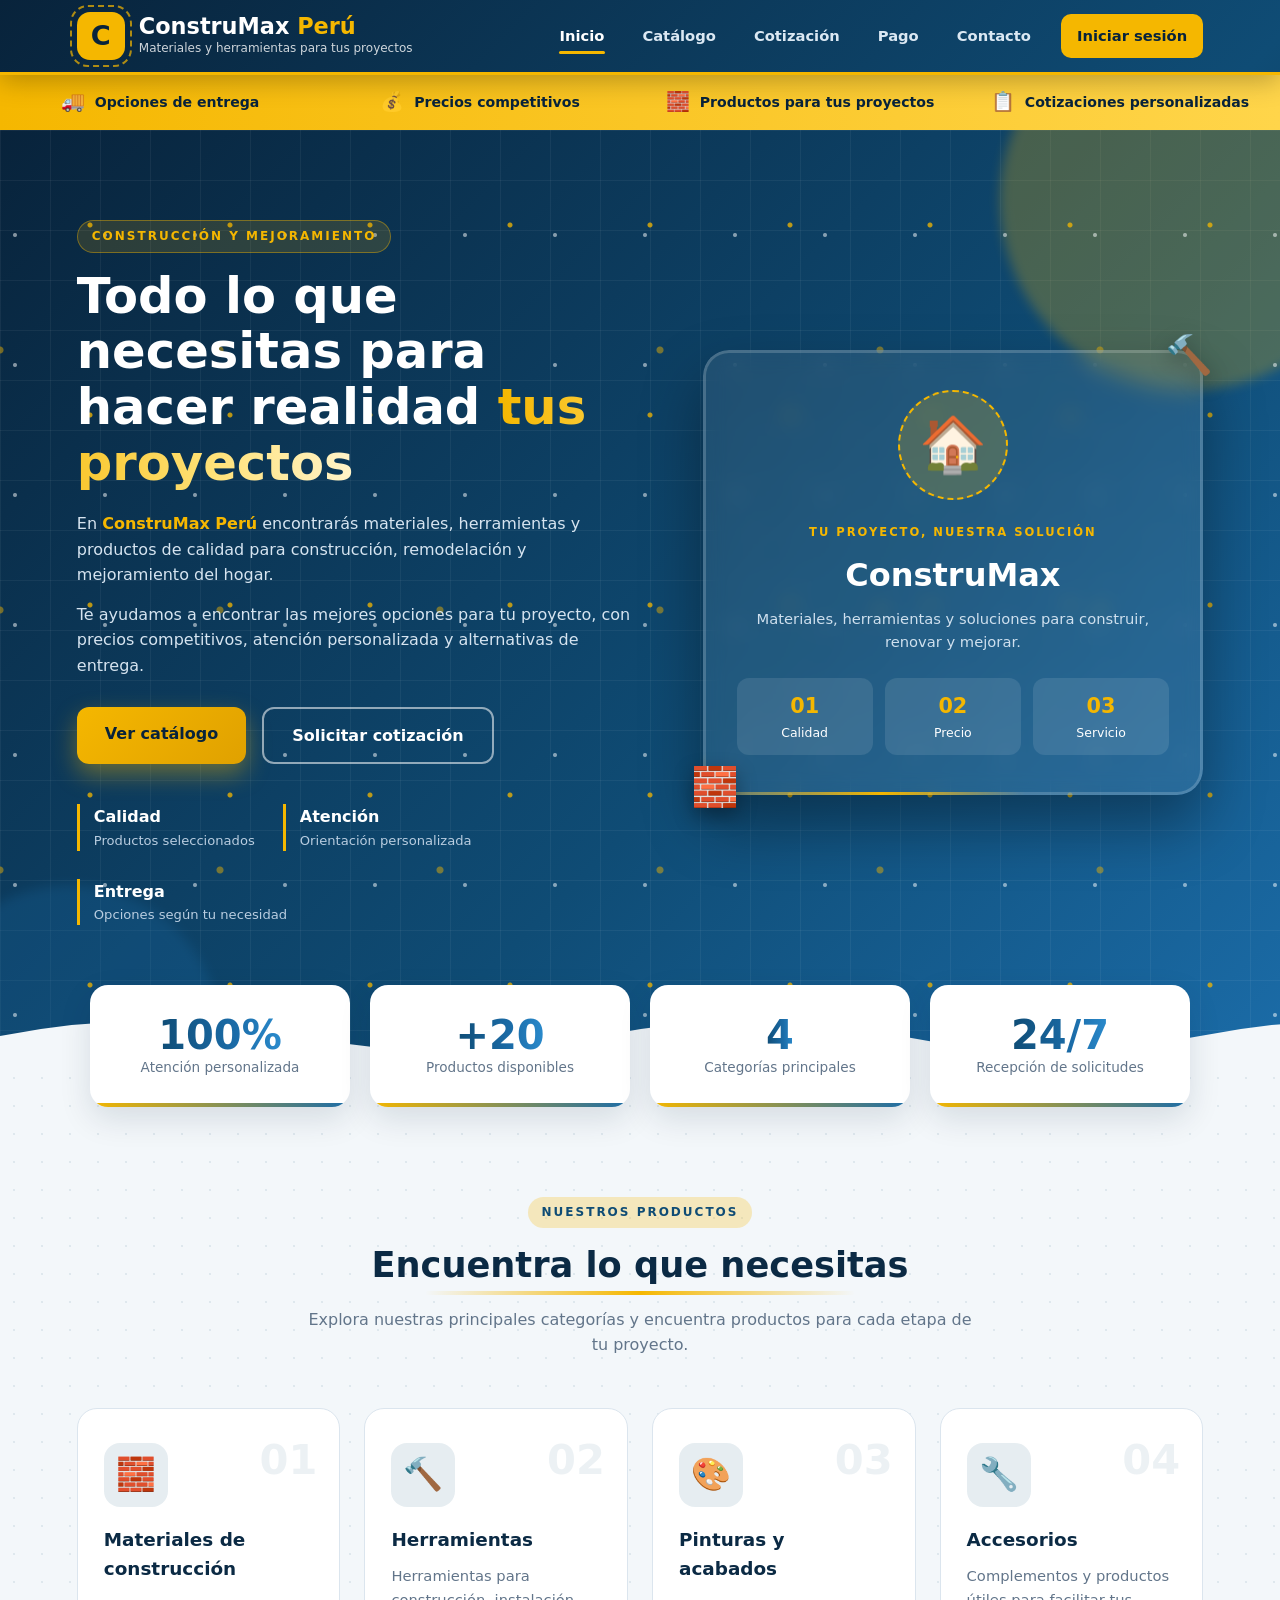
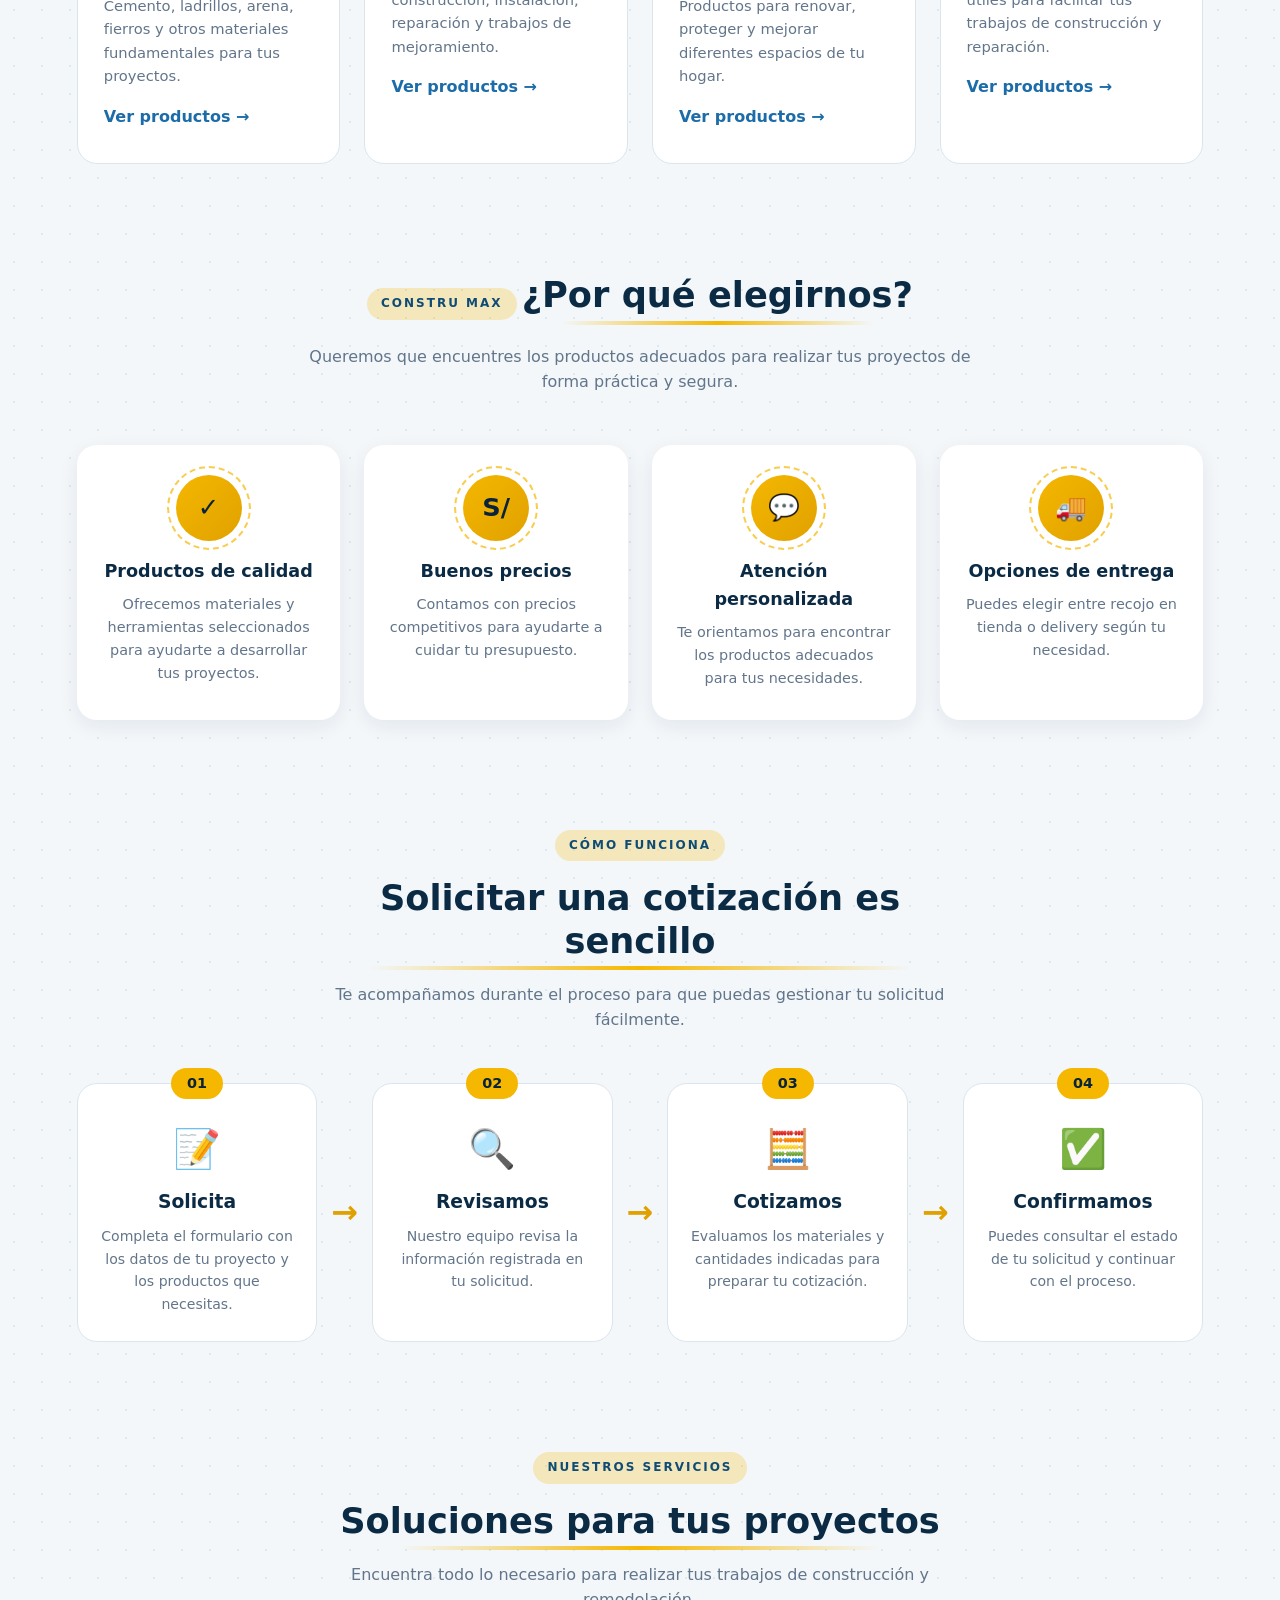
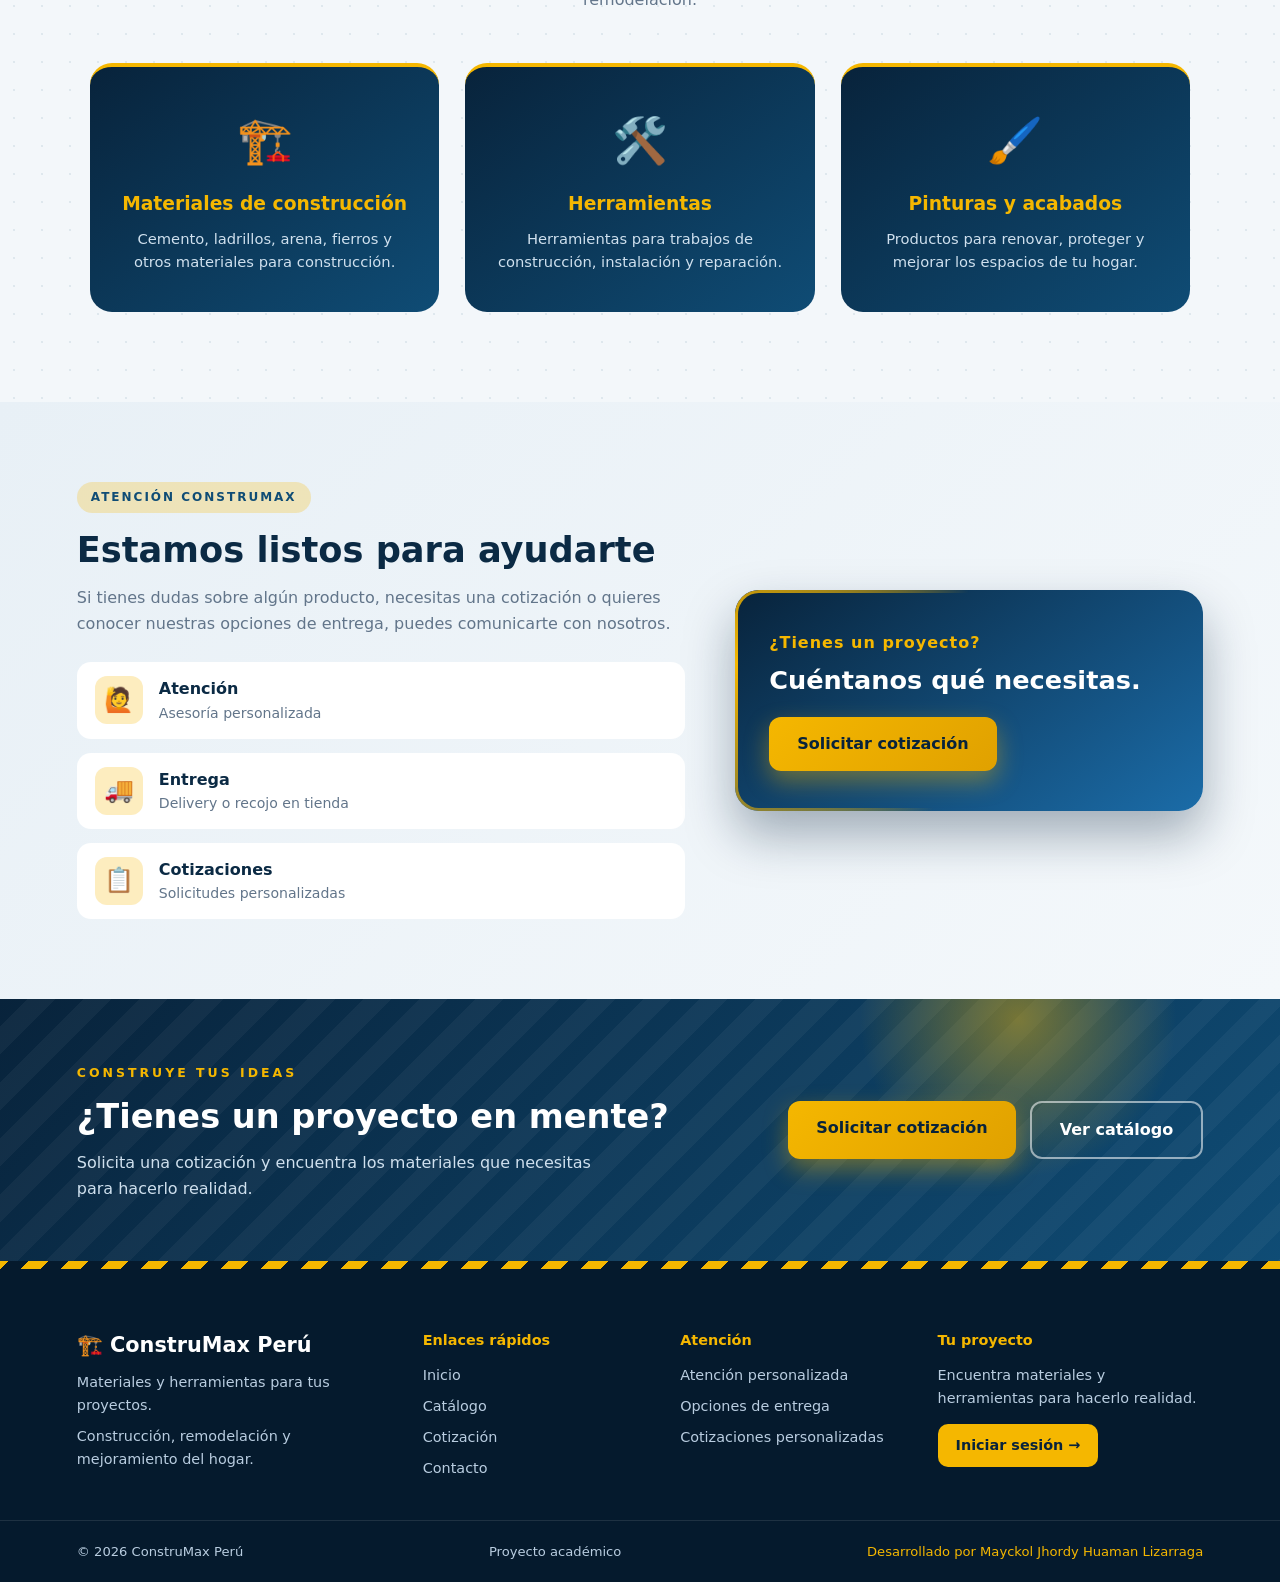
<file: index.html>
<!DOCTYPE html>
<html lang="es">
<head>
  <meta charset="UTF-8">
  <meta name="viewport" content="width=device-width, initial-scale=1.0">
  <meta name="description" content="ConstruMax Perú - Materiales de construcción, herramientas, pinturas y productos para mejoramiento del hogar.">
  <title>ConstruMax Perú - Inicio</title>
  <link rel="stylesheet" href="css/style.css">
</head>
<body>

  <!-- ===================== ENCABEZADO ===================== -->
  <header>
    <div class="encabezado">
      <a href="index.html" class="logo">
        <div class="logo-icono">C</div>
        <div>
          <h1>ConstruMax <em>Perú</em></h1>
          <p>Materiales y herramientas para tus proyectos</p>
        </div>
      </a>
    </div>

    <!-- Menú (en celular se abre con el botón ☰, sin JavaScript) -->
    <input type="checkbox" id="menu-toggle" class="menu-toggle">
    <label for="menu-toggle" class="menu-boton" aria-label="Abrir menú">☰</label>

    <nav class="menu">
      <ul>
        <li><a href="index.html" class="activo">Inicio</a></li>
        <li><a href="html/catalogo.html">Catálogo</a></li>
        <li><a href="html/cotizacion.html">Cotización</a></li>
        <li><a href="html/pago.html">Pago</a></li>
        <li><a href="html/contacto.html">Contacto</a></li>
        <li><a href="html/login.html" class="menu-login">Iniciar sesión</a></li>
      </ul>
    </nav>
  </header>

  <!-- ===================== BARRA INFORMATIVA ===================== -->
  <section class="barra-informativa">
    <div class="barra-item"><b>🚚</b><span>Opciones de entrega</span></div>
    <div class="barra-item"><b>💰</b><span>Precios competitivos</span></div>
    <div class="barra-item"><b>🧱</b><span>Productos para tus proyectos</span></div>
    <div class="barra-item"><b>📋</b><span>Cotizaciones personalizadas</span></div>
  </section>

  <main>

    <!-- ===================== HERO ===================== -->
    <section class="inicio">
      <span class="forma forma-1"></span>
      <span class="forma forma-2"></span>

      <div class="inicio-contenido">
        <span class="etiqueta">CONSTRUCCIÓN Y MEJORAMIENTO</span>
        <h2>Todo lo que necesitas para hacer realidad <em>tus proyectos</em></h2>
        <p>En <strong>ConstruMax Perú</strong> encontrarás materiales, herramientas y productos de calidad para construcción, remodelación y mejoramiento del hogar.</p>
        <p>Te ayudamos a encontrar las mejores opciones para tu proyecto, con precios competitivos, atención personalizada y alternativas de entrega.</p>

        <div class="botones">
          <a href="html/catalogo.html" class="boton-principal">Ver catálogo</a>
          <a href="html/cotizacion.html" class="boton-secundario">Solicitar cotización</a>
        </div>

        <div class="confianza">
          <div><strong>Calidad</strong><span>Productos seleccionados</span></div>
          <div><strong>Atención</strong><span>Orientación personalizada</span></div>
          <div><strong>Entrega</strong><span>Opciones según tu necesidad</span></div>
        </div>
      </div>

      <div class="inicio-imagen">
        <div class="imagen-construccion">
          <div class="icono-grande">🏠</div>
          <span class="tarjeta-etiqueta">TU PROYECTO, NUESTRA SOLUCIÓN</span>
          <h3>ConstruMax</h3>
          <p>Materiales, herramientas y soluciones para construir, renovar y mejorar.</p>
          <div class="mini-datos">
            <div><strong>01</strong><span>Calidad</span></div>
            <div><strong>02</strong><span>Precio</span></div>
            <div><strong>03</strong><span>Servicio</span></div>
          </div>
        </div>
      </div>
    </section>

    <!-- ===================== ESTADÍSTICAS ===================== -->
    <section class="estadisticas">
      <div class="estadistica"><span class="estadistica-numero">100%</span><span class="estadistica-texto">Atención personalizada</span></div>
      <div class="estadistica"><span class="estadistica-numero">+20</span><span class="estadistica-texto">Productos disponibles</span></div>
      <div class="estadistica"><span class="estadistica-numero">4</span><span class="estadistica-texto">Categorías principales</span></div>
      <div class="estadistica"><span class="estadistica-numero">24/7</span><span class="estadistica-texto">Recepción de solicitudes</span></div>
    </section>

    <!-- ===================== CATEGORÍAS ===================== -->
    <section class="categorias">
      <div class="titulo-seccion">
        <span class="etiqueta">NUESTROS PRODUCTOS</span>
        <h2>Encuentra lo que necesitas</h2>
        <p>Explora nuestras principales categorías y encuentra productos para cada etapa de tu proyecto.</p>
      </div>

      <div class="categorias-contenedor">
        <article class="categoria">
          <div class="categoria-icono">🧱</div>
          <span class="categoria-numero">01</span>
          <h3>Materiales de construcción</h3>
          <p>Cemento, ladrillos, arena, fierros y otros materiales fundamentales para tus proyectos.</p>
          <a href="html/catalogo.html">Ver productos →</a>
        </article>

        <article class="categoria">
          <div class="categoria-icono">🔨</div>
          <span class="categoria-numero">02</span>
          <h3>Herramientas</h3>
          <p>Herramientas para construcción, instalación, reparación y trabajos de mejoramiento.</p>
          <a href="html/catalogo.html">Ver productos →</a>
        </article>

        <article class="categoria">
          <div class="categoria-icono">🎨</div>
          <span class="categoria-numero">03</span>
          <h3>Pinturas y acabados</h3>
          <p>Productos para renovar, proteger y mejorar diferentes espacios de tu hogar.</p>
          <a href="html/catalogo.html">Ver productos →</a>
        </article>

        <article class="categoria">
          <div class="categoria-icono">🔧</div>
          <span class="categoria-numero">04</span>
          <h3>Accesorios</h3>
          <p>Complementos y productos útiles para facilitar tus trabajos de construcción y reparación.</p>
          <a href="html/catalogo.html">Ver productos →</a>
        </article>
      </div>
    </section>

    <!-- ===================== ¿POR QUÉ ELEGIRNOS? ===================== -->
    <section class="nosotros">
      <div class="titulo-seccion">
        <span class="etiqueta">CONSTRU MAX</span>
        <h2>¿Por qué elegirnos?</h2>
        <p>Queremos que encuentres los productos adecuados para realizar tus proyectos de forma práctica y segura.</p>
      </div>

      <div class="beneficios">
        <div class="beneficio">
          <div class="beneficio-icono">✓</div>
          <h3>Productos de calidad</h3>
          <p>Ofrecemos materiales y herramientas seleccionados para ayudarte a desarrollar tus proyectos.</p>
        </div>
        <div class="beneficio">
          <div class="beneficio-icono">S/</div>
          <h3>Buenos precios</h3>
          <p>Contamos con precios competitivos para ayudarte a cuidar tu presupuesto.</p>
        </div>
        <div class="beneficio">
          <div class="beneficio-icono">💬</div>
          <h3>Atención personalizada</h3>
          <p>Te orientamos para encontrar los productos adecuados para tus necesidades.</p>
        </div>
        <div class="beneficio">
          <div class="beneficio-icono">🚚</div>
          <h3>Opciones de entrega</h3>
          <p>Puedes elegir entre recojo en tienda o delivery según tu necesidad.</p>
        </div>
      </div>
    </section>

    <!-- ===================== PROCESO ===================== -->
    <section class="proceso">
      <div class="titulo-seccion">
        <span class="etiqueta">CÓMO FUNCIONA</span>
        <h2>Solicitar una cotización es sencillo</h2>
        <p>Te acompañamos durante el proceso para que puedas gestionar tu solicitud fácilmente.</p>
      </div>

      <div class="proceso-contenedor">
        <div class="paso">
          <span class="paso-numero">01</span>
          <div class="paso-icono">📝</div>
          <h3>Solicita</h3>
          <p>Completa el formulario con los datos de tu proyecto y los productos que necesitas.</p>
        </div>
        <div class="paso-flecha">→</div>

        <div class="paso">
          <span class="paso-numero">02</span>
          <div class="paso-icono">🔍</div>
          <h3>Revisamos</h3>
          <p>Nuestro equipo revisa la información registrada en tu solicitud.</p>
        </div>
        <div class="paso-flecha">→</div>

        <div class="paso">
          <span class="paso-numero">03</span>
          <div class="paso-icono">🧮</div>
          <h3>Cotizamos</h3>
          <p>Evaluamos los materiales y cantidades indicadas para preparar tu cotización.</p>
        </div>
        <div class="paso-flecha">→</div>

        <div class="paso">
          <span class="paso-numero">04</span>
          <div class="paso-icono">✅</div>
          <h3>Confirmamos</h3>
          <p>Puedes consultar el estado de tu solicitud y continuar con el proceso.</p>
        </div>
      </div>
    </section>

    <!-- ===================== SERVICIOS ===================== -->
    <section class="servicios">
      <div class="titulo-seccion">
        <span class="etiqueta">NUESTROS SERVICIOS</span>
        <h2>Soluciones para tus proyectos</h2>
        <p>Encuentra todo lo necesario para realizar tus trabajos de construcción y remodelación.</p>
      </div>

      <div class="servicios-contenedor">
        <div class="servicio">
          <div class="servicio-icono">🏗️</div>
          <h3>Materiales de construcción</h3>
          <p>Cemento, ladrillos, arena, fierros y otros materiales para construcción.</p>
        </div>
        <div class="servicio">
          <div class="servicio-icono">🛠️</div>
          <h3>Herramientas</h3>
          <p>Herramientas para trabajos de construcción, instalación y reparación.</p>
        </div>
        <div class="servicio">
          <div class="servicio-icono">🖌️</div>
          <h3>Pinturas y acabados</h3>
          <p>Productos para renovar, proteger y mejorar los espacios de tu hogar.</p>
        </div>
      </div>
    </section>

    <!-- ===================== INFORMACIÓN ===================== -->
    <section class="informacion">
      <div class="informacion-contenido">
        <span class="etiqueta">ATENCIÓN CONSTRUMAX</span>
        <h2>Estamos listos para ayudarte</h2>
        <p>Si tienes dudas sobre algún producto, necesitas una cotización o quieres conocer nuestras opciones de entrega, puedes comunicarte con nosotros.</p>

        <div class="informacion-datos">
          <div class="dato"><span>🙋</span><div><strong>Atención</strong><p>Asesoría personalizada</p></div></div>
          <div class="dato"><span>🚚</span><div><strong>Entrega</strong><p>Delivery o recojo en tienda</p></div></div>
          <div class="dato"><span>📋</span><div><strong>Cotizaciones</strong><p>Solicitudes personalizadas</p></div></div>
        </div>
      </div>

      <div class="informacion-accion">
        <div class="informacion-card">
          <span>¿Tienes un proyecto?</span>
          <strong>Cuéntanos qué necesitas.</strong>
          <a href="html/cotizacion.html" class="boton-principal">Solicitar cotización</a>
        </div>
      </div>
    </section>

    <!-- ===================== LLAMADO A LA ACCIÓN ===================== -->
    <section class="llamada">
      <div>
        <span class="llamada-etiqueta">CONSTRUYE TUS IDEAS</span>
        <h2>¿Tienes un proyecto en mente?</h2>
        <p>Solicita una cotización y encuentra los materiales que necesitas para hacerlo realidad.</p>
      </div>
      <div class="llamada-botones">
        <a href="html/cotizacion.html" class="boton-cotizacion">Solicitar cotización</a>
        <a href="html/catalogo.html" class="boton-llamada-secundario">Ver catálogo</a>
      </div>
    </section>

  </main>

  <!-- ===================== FOOTER ===================== -->
  <footer>
    <div class="footer-contenido">
      <div class="footer-columna">
        <h3>🏗️ ConstruMax Perú</h3>
        <p>Materiales y herramientas para tus proyectos.</p>
        <p>Construcción, remodelación y mejoramiento del hogar.</p>
      </div>

      <div class="footer-columna">
        <h4>Enlaces rápidos</h4>
        <a href="index.html">Inicio</a>
        <a href="html/catalogo.html">Catálogo</a>
        <a href="html/cotizacion.html">Cotización</a>
        <a href="html/contacto.html">Contacto</a>
      </div>

      <div class="footer-columna">
        <h4>Atención</h4>
        <p>Atención personalizada</p>
        <p>Opciones de entrega</p>
        <p>Cotizaciones personalizadas</p>
      </div>

      <div class="footer-columna">
        <h4>Tu proyecto</h4>
        <p>Encuentra materiales y herramientas para hacerlo realidad.</p>
        <a href="html/login.html" class="footer-login">Iniciar sesión →</a>
      </div>
    </div>

    <div class="autor">
      <p>© 2026 ConstruMax Perú</p>
      <p>Proyecto académico</p>
      <span>Desarrollado por Mayckol Jhordy Huaman Lizarraga</span>
    </div>
  </footer>

</body>
</html>
</file>
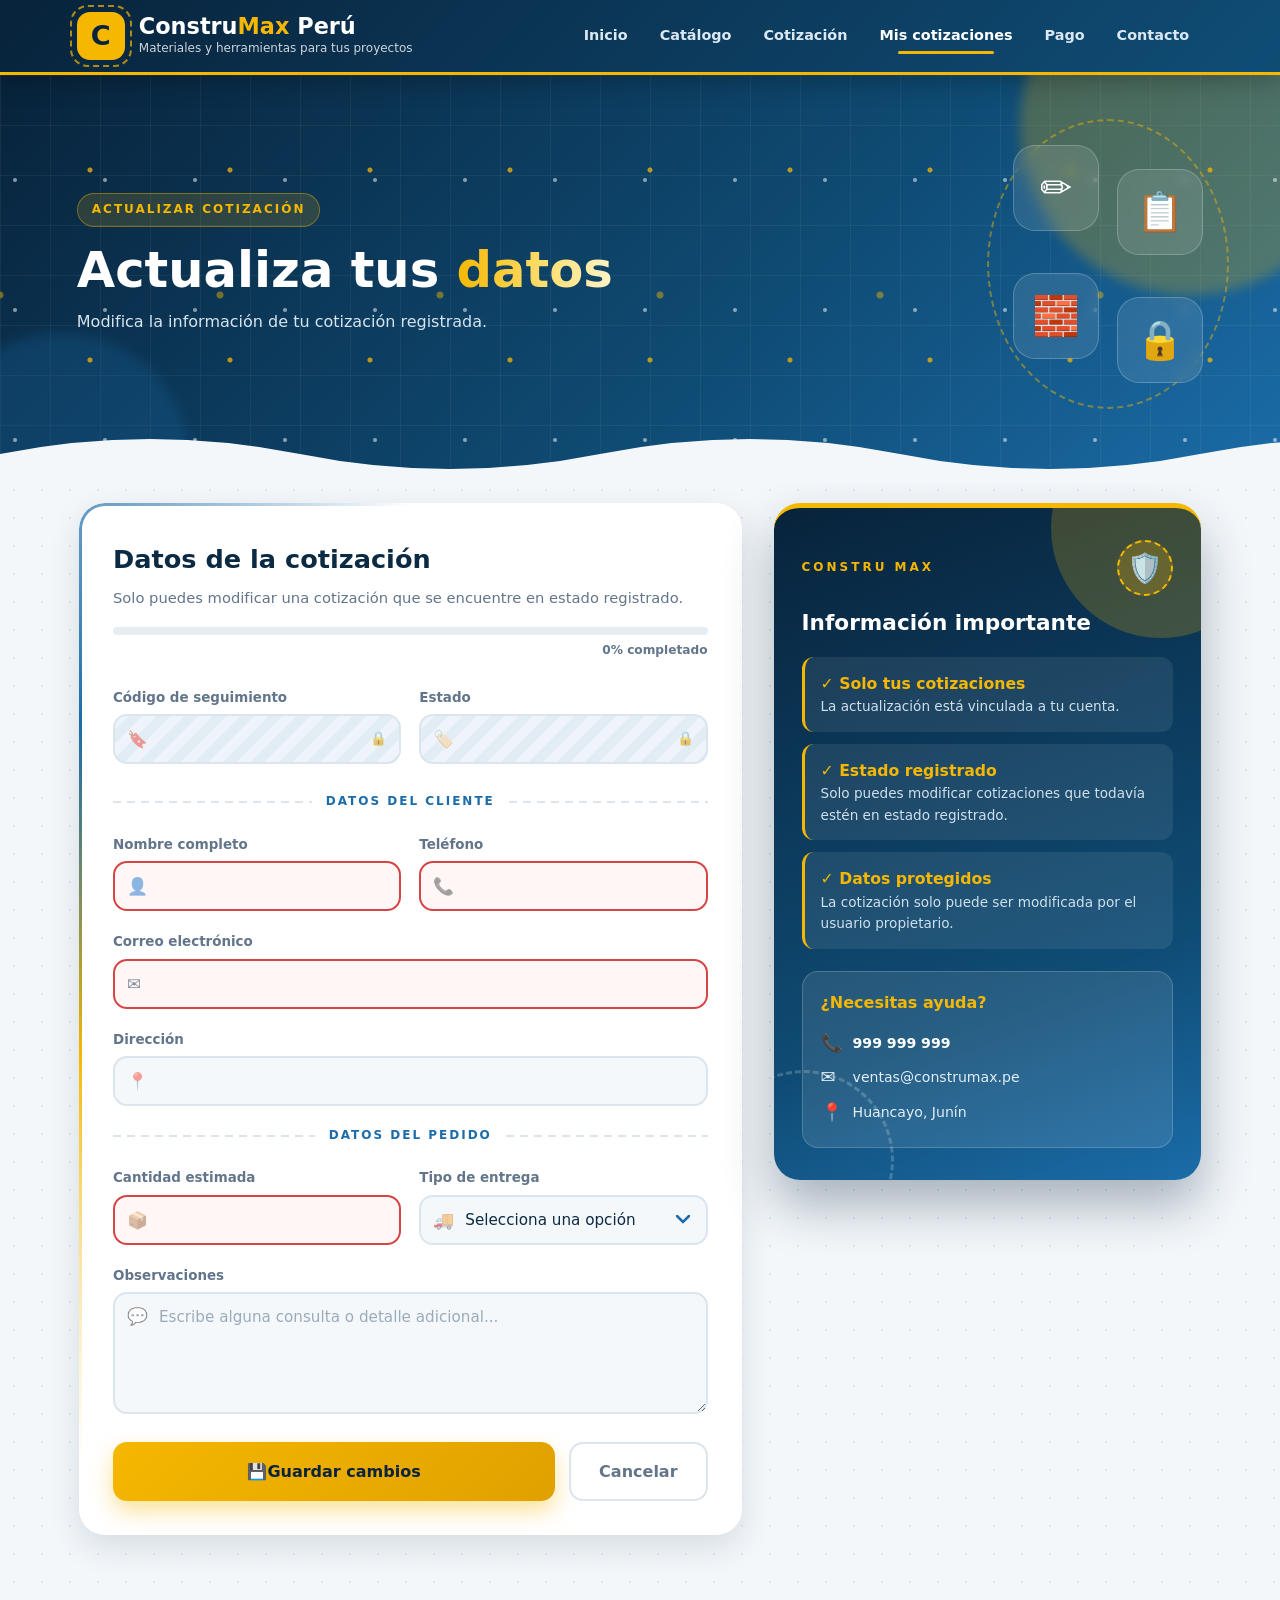
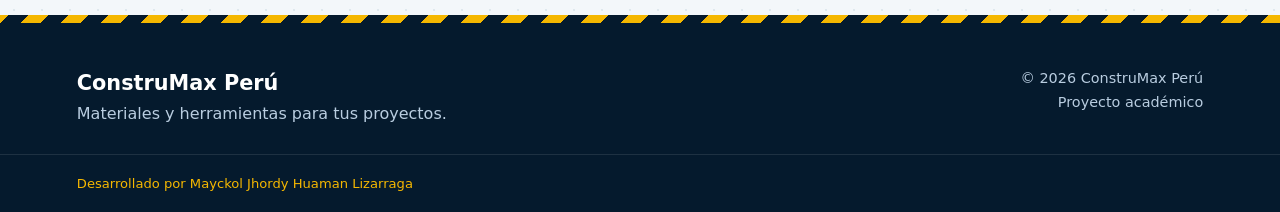
<file: html/actualizar.html>
<!DOCTYPE html>
<html lang="es">

<head>
    <meta charset="UTF-8">
    <meta name="viewport" content="width=device-width, initial-scale=1.0">
    <title>ConstruMax Perú - Actualizar cotización</title>

    <!-- CSS -->
    <link rel="stylesheet" href="../css/actualizar.css">

    <!-- JavaScript -->
    <script type="module" src="../java/actualizar.js"></script>
</head>

<body>

    <!-- =====================================================
         ENCABEZADO Y MENÚ
    ====================================================== -->
    <header>

        <a href="../index.html" class="logo">
            <div class="logo-icono">C</div>
            <div>
                <h1>Constru<em>Max</em> Perú</h1>
                <p>Materiales y herramientas para tus proyectos</p>
            </div>
        </a>

        <input type="checkbox" id="menu-toggle" class="menu-toggle">
        <label for="menu-toggle" class="menu-boton">☰</label>

        <nav class="menu">
            <ul>
                <li><a href="../index.html">Inicio</a></li>
                <li><a href="catalogo.html">Catálogo</a></li>
                <li><a href="cotizacion.html">Cotización</a></li>
                <li><a href="consulta.html" class="activo">Mis cotizaciones</a></li>
                <li><a href="pago.html">Pago</a></li>
                <li><a href="contacto.html">Contacto</a></li>
            </ul>
        </nav>

    </header>


    <!-- =====================================================
         TÍTULO (HERO)
    ====================================================== -->
    <section class="titulo">

        <div class="forma forma-1"></div>
        <div class="forma forma-2"></div>

        <div class="titulo-texto">
            <span class="etiqueta">ACTUALIZAR COTIZACIÓN</span>
            <h2>Actualiza tus <em>datos</em></h2>
            <p>Modifica la información de tu cotización registrada.</p>
        </div>

        <div class="titulo-adorno">
            <span>✏️</span>
            <span>📋</span>
            <span>🧱</span>
            <span>🔒</span>
        </div>

    </section>


    <!-- =====================================================
         CONTENIDO PRINCIPAL
    ====================================================== -->
    <main class="contenedor-actualizar">

        <!-- ================= FORMULARIO ================= -->
        <section class="formulario">

            <h3>Datos de la cotización</h3>
            <p class="descripcion-formulario">
                Solo puedes modificar una cotización que se encuentre en estado registrado.
            </p>

            <!-- Progreso de campos completos -->
            <div class="progreso-form" aria-hidden="true">
                <div class="progreso-barra" id="progreso-barra"></div>
                <span id="progreso-texto">0% completado</span>
            </div>

            <!-- Datos fijos -->
            <div class="fila">

                <div class="campo bloqueado" style="--i:0">
                    <label for="codigo">Código de seguimiento</label>
                    <div class="caja">
                        <span class="icono">🔖</span>
                        <input type="text" id="codigo" readonly>
                    </div>
                </div>

                <div class="campo bloqueado" style="--i:1">
                    <label for="estado">Estado</label>
                    <div class="caja">
                        <span class="icono">🏷️</span>
                        <input type="text" id="estado" readonly>
                    </div>
                </div>

            </div>

            <div class="separador"><span>Datos del cliente</span></div>

            <div class="fila">

                <div class="campo" style="--i:2">
                    <label for="nombre">Nombre completo</label>
                    <div class="caja">
                        <span class="icono">👤</span>
                        <input type="text" id="nombre" required>
                    </div>
                </div>

                <div class="campo" style="--i:3">
                    <label for="telefono">Teléfono</label>
                    <div class="caja">
                        <span class="icono">📞</span>
                        <input type="tel" id="telefono" required>
                    </div>
                </div>

            </div>

            <div class="campo" style="--i:4">
                <label for="correo">Correo electrónico</label>
                <div class="caja">
                    <span class="icono">✉️</span>
                    <input type="email" id="correo" required>
                </div>
            </div>

            <div class="campo" style="--i:5">
                <label for="direccion">Dirección</label>
                <div class="caja">
                    <span class="icono">📍</span>
                    <input type="text" id="direccion">
                </div>
            </div>

            <div class="separador"><span>Datos del pedido</span></div>

            <div class="fila">

                <div class="campo" style="--i:6">
                    <label for="cantidad-estimada">Cantidad estimada</label>
                    <div class="caja">
                        <span class="icono">📦</span>
                        <input type="text" id="cantidad-estimada" maxlength="50" required>
                    </div>
                </div>

                <div class="campo" style="--i:7">
                    <label for="entrega">Tipo de entrega</label>
                    <div class="caja">
                        <span class="icono">🚚</span>
                        <select id="entrega" required>
                            <option value="">Selecciona una opción</option>
                            <option value="tienda">Recojo en tienda</option>
                            <option value="delivery">Delivery</option>
                        </select>
                    </div>
                </div>

            </div>

            <div class="campo" style="--i:8">
                <label for="observaciones">Observaciones</label>
                <div class="caja caja-texto">
                    <span class="icono">💬</span>
                    <textarea id="observaciones" rows="5"
                        placeholder="Escribe alguna consulta o detalle adicional..."></textarea>
                </div>
            </div>

            <!-- Mensaje -->
            <p id="mensaje-actualizar" class="mensaje" role="status" aria-live="polite"></p>

            <!-- Botones -->
            <div class="botones">
                <button type="button" id="btn-guardar" class="btn-principal">Guardar cambios</button>
                <a href="consulta.html" class="btn-secundario">Cancelar</a>
            </div>

        </section>


        <!-- ================= PANEL LATERAL ================= -->
        <aside class="resumen">

            <div class="aro aro-1"></div>
            <div class="aro aro-2"></div>

            <div class="resumen-superior">
                <span class="pequeno-titulo">CONSTRU MAX</span>
                <div class="resumen-icono">🛡️</div>
            </div>

            <h3>Información importante</h3>

            <div class="beneficio">
                <strong>✓ Solo tus cotizaciones</strong>
                <p>La actualización está vinculada a tu cuenta.</p>
            </div>

            <div class="beneficio">
                <strong>✓ Estado registrado</strong>
                <p>Solo puedes modificar cotizaciones que todavía estén en estado registrado.</p>
            </div>

            <div class="beneficio">
                <strong>✓ Datos protegidos</strong>
                <p>La cotización solo puede ser modificada por el usuario propietario.</p>
            </div>

            <div class="contacto">
                <h4>¿Necesitas ayuda?</h4>
                <p><strong>999 999 999</strong></p>
                <p>ventas@construmax.pe</p>
                <p>Huancayo, Junín</p>
            </div>

        </aside>

    </main>


    <!-- =====================================================
         PIE DE PÁGINA
    ====================================================== -->
    <footer>

        <div class="footer-contenido">
            <div>
                <h3>ConstruMax Perú</h3>
                <p>Materiales y herramientas para tus proyectos.</p>
            </div>
            <div class="footer-derecha">
                <p>© 2026 ConstruMax Perú</p>
                <p>Proyecto académico</p>
            </div>
        </div>

        <div class="autor">Desarrollado por Mayckol Jhordy Huaman Lizarraga</div>

    </footer>


    <!-- Barra de progreso (efecto visual, no toca tu lógica) -->
    <script>
        (() => {
            const ids = ["nombre", "telefono", "correo", "direccion", "cantidad-estimada", "entrega", "observaciones"];
            const barra = document.getElementById("progreso-barra");
            const texto = document.getElementById("progreso-texto");
            const requeridos = ids.filter(i => document.getElementById(i).required || i === "direccion");
            let ultimo = -1;
            const actualizar = () => {
                const listos = requeridos.filter(i => document.getElementById(i).value.trim() !== "").length;
                const pct = Math.round(listos / requeridos.length * 100);
                if (pct === ultimo) return;
                ultimo = pct;
                barra.style.width = pct + "%";
                texto.textContent = pct + "% completado";
            };
            ids.forEach(i => document.getElementById(i).addEventListener("input", actualizar));
            setInterval(actualizar, 500); // detecta valores cargados por actualizar.js
        })();
    </script>

</body>

</html>
</file>
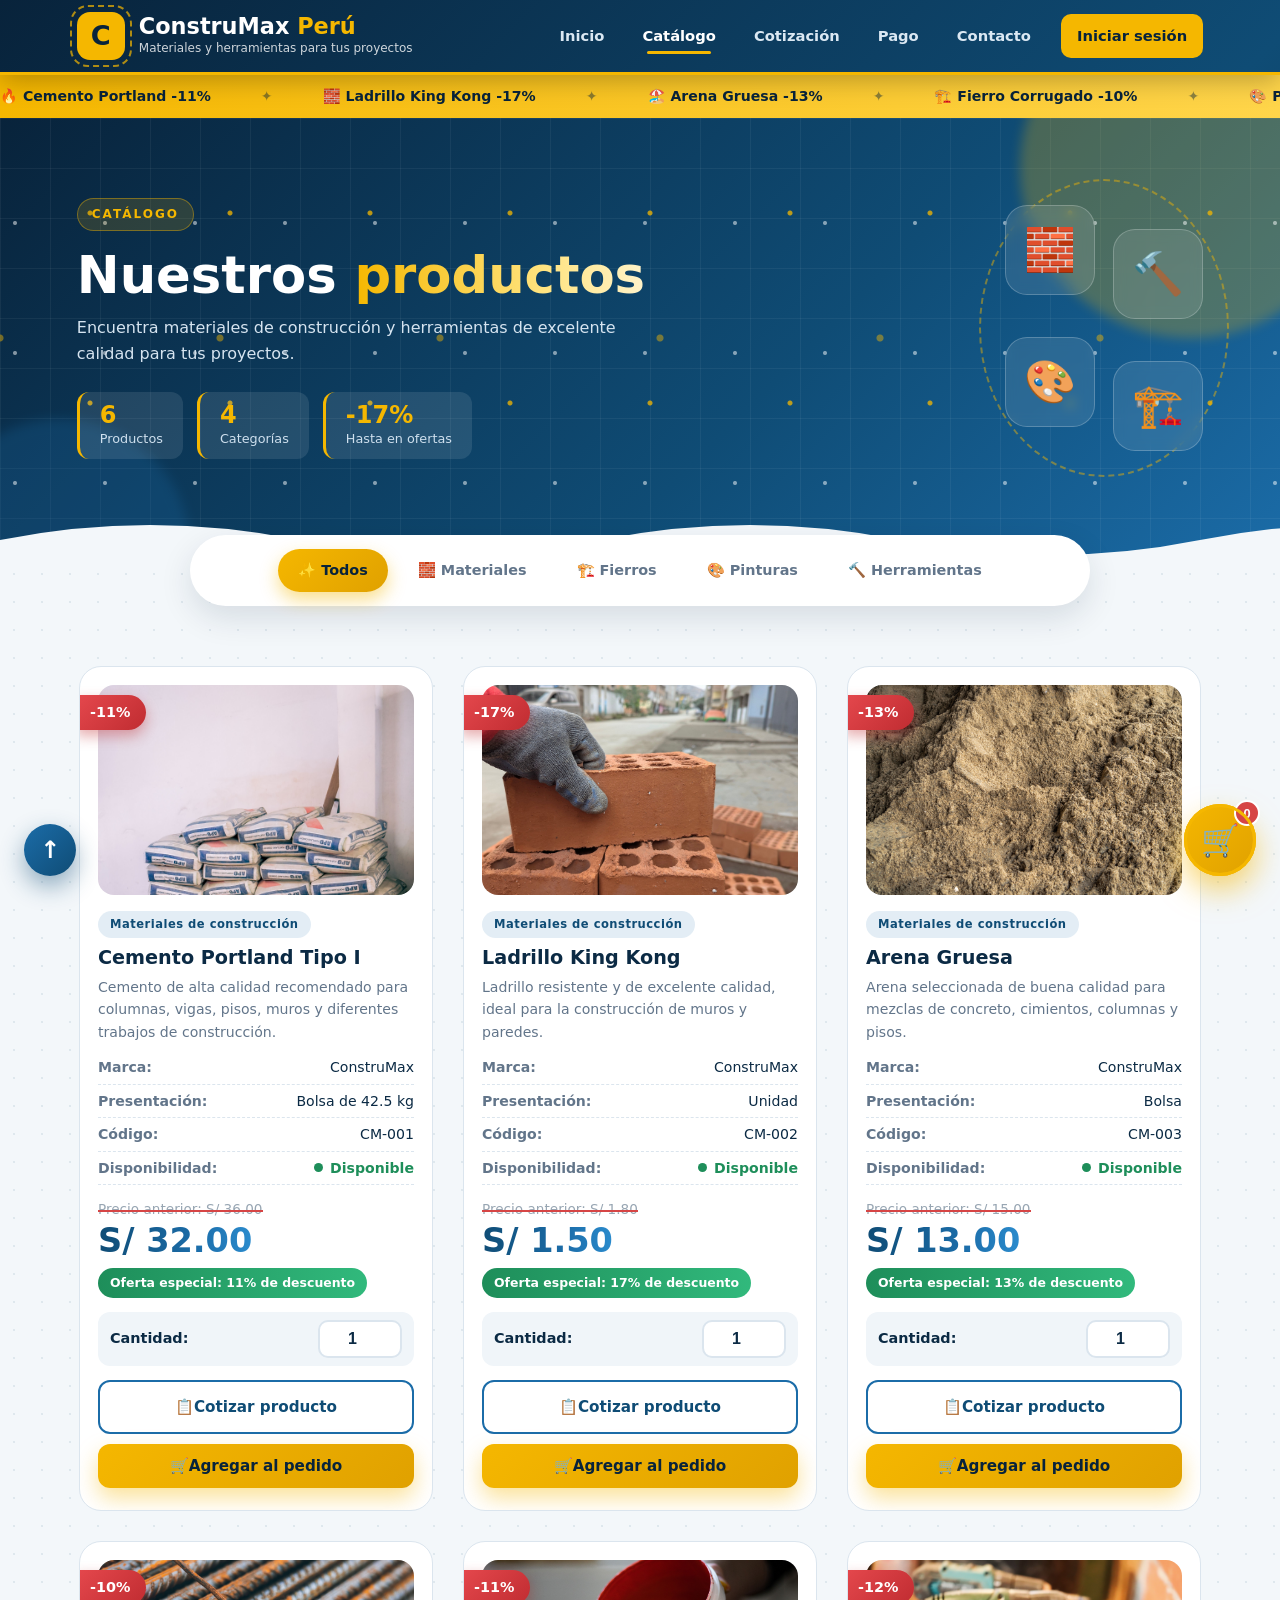
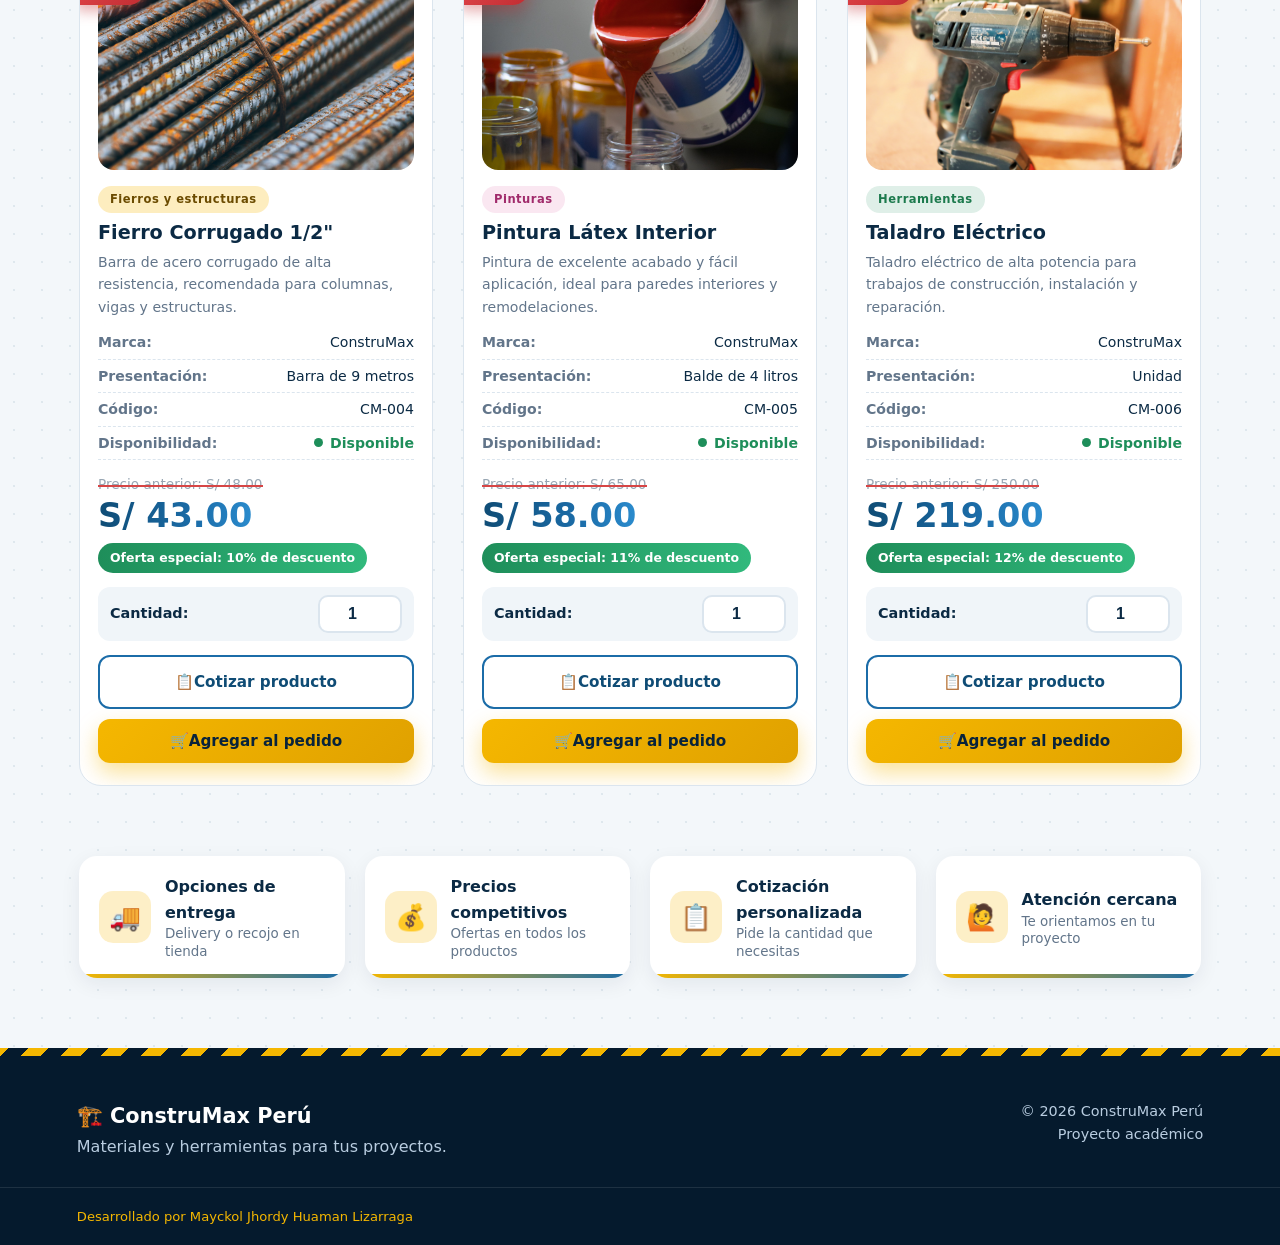
<file: html/catalogo.html>
<!DOCTYPE html>
<html lang="es">

<head>
    <meta charset="UTF-8">
    <meta name="viewport" content="width=device-width, initial-scale=1.0">
    <title>ConstruMax Perú - Catálogo</title>

    <!-- CSS -->
    <link rel="stylesheet" href="../css/catalogo.css">

    <!-- JAVASCRIPT -->
    <script src="../java/catalogo.js" defer></script>
</head>

<body>

    <!-- =====================================================
         ENCABEZADO
    ====================================================== -->
    <header id="top">

        <div class="encabezado">
            <a href="../index.html" class="logo">
                <div class="logo-icono">C</div>
                <div>
                    <h1>ConstruMax <em>Perú</em></h1>
                    <p>Materiales y herramientas para tus proyectos</p>
                </div>
            </a>
        </div>

        <!-- Menú (en celular se abre con ☰, sin JavaScript) -->
        <input type="checkbox" id="menu-toggle" class="menu-toggle">
        <label for="menu-toggle" class="menu-boton" aria-label="Abrir menú">☰</label>

        <nav class="menu">
            <ul>
                <li><a href="../index.html">Inicio</a></li>
                <li><a href="catalogo.html" class="activo">Catálogo</a></li>
                <li><a href="cotizacion.html">Cotización</a></li>
                <li><a href="pago.html">Pago</a></li>
                <li><a href="contacto.html">Contacto</a></li>
                <li><a href="login.html" class="menu-login">Iniciar sesión</a></li>
            </ul>
        </nav>

    </header>


    <!-- =====================================================
         CINTA DE OFERTAS QUE SE DESPLAZA
    ====================================================== -->
    <div class="cinta-ofertas" aria-hidden="true">
        <div class="cinta-pista">
            <span>🔥 Cemento Portland -11%</span>
            <span>🧱 Ladrillo King Kong -17%</span>
            <span>🏖️ Arena Gruesa -13%</span>
            <span>🏗️ Fierro Corrugado -10%</span>
            <span>🎨 Pintura Látex -11%</span>
            <span>🔨 Taladro Eléctrico -12%</span>
            <!-- se repite para que el movimiento no tenga cortes -->
            <span>🔥 Cemento Portland -11%</span>
            <span>🧱 Ladrillo King Kong -17%</span>
            <span>🏖️ Arena Gruesa -13%</span>
            <span>🏗️ Fierro Corrugado -10%</span>
            <span>🎨 Pintura Látex -11%</span>
            <span>🔨 Taladro Eléctrico -12%</span>
        </div>
    </div>


    <!-- Filtros por categoría (solo CSS) -->
    <input type="radio" name="filtro" id="f-todos" class="radio" checked>
    <input type="radio" name="filtro" id="f-materiales" class="radio">
    <input type="radio" name="filtro" id="f-fierros" class="radio">
    <input type="radio" name="filtro" id="f-pinturas" class="radio">
    <input type="radio" name="filtro" id="f-herramientas" class="radio">


    <!-- =====================================================
         CONTENIDO PRINCIPAL
    ====================================================== -->
    <main>

        <!-- ================= TÍTULO ================= -->
        <section class="titulo">

            <span class="forma forma-1"></span>
            <span class="forma forma-2"></span>

            <div class="titulo-texto">
                <span class="etiqueta">CATÁLOGO</span>
                <h2>Nuestros <em>productos</em></h2>
                <p>
                    Encuentra materiales de construcción y herramientas
                    de excelente calidad para tus proyectos.
                </p>

                <div class="titulo-datos">
                    <div><strong>6</strong><span>Productos</span></div>
                    <div><strong>4</strong><span>Categorías</span></div>
                    <div><strong>-17%</strong><span>Hasta en ofertas</span></div>
                </div>
            </div>

            <div class="titulo-adorno" aria-hidden="true">
                <span>🧱</span><span>🔨</span><span>🎨</span><span>🏗️</span>
            </div>

        </section>


        <!-- ================= FILTROS ================= -->
        <nav class="filtros" aria-label="Filtrar productos por categoría">
            <label for="f-todos">✨ Todos</label>
            <label for="f-materiales">🧱 Materiales</label>
            <label for="f-fierros">🏗️ Fierros</label>
            <label for="f-pinturas">🎨 Pinturas</label>
            <label for="f-herramientas">🔨 Herramientas</label>
        </nav>


        <!-- ================= CATÁLOGO ================= -->
        <section class="catalogo">


            <!-- ========== PRODUCTO 1 - CEMENTO ========== -->
            <div class="tarjeta" data-cat="materiales"
                data-producto="Cemento Portland Tipo I" data-codigo="CM-001" data-precio="32.00">

                <span class="cinta">-11%</span>

                <div class="foto">
                    <img src="../img/cemento.jpg" alt="Cemento Portland Tipo I">
                </div>

                <span class="categoria">Materiales de construcción</span>

                <h3>Cemento Portland Tipo I</h3>

                <p>Cemento de alta calidad recomendado para columnas, vigas, pisos, muros y diferentes trabajos de construcción.</p>

                <p><strong>Marca:</strong> ConstruMax</p>
                <p><strong>Presentación:</strong> Bolsa de 42.5 kg</p>
                <p><strong>Código:</strong> CM-001</p>
                <p><strong>Disponibilidad:</strong> <span class="disponible">Disponible</span></p>

                <del>Precio anterior: S/ 36.00</del>
                <h3 class="precio">S/ 32.00</h3>
                <p class="oferta">Oferta especial: 11% de descuento</p>

                <div class="cantidad">
                    <label for="cemento">Cantidad:</label>
                    <input type="number" id="cemento" min="1" value="1">
                </div>

                <a href="cotizacion.html" class="boton">Cotizar producto</a>
                <button type="button">Agregar al pedido</button>

            </div>


            <!-- ========== PRODUCTO 2 - LADRILLO ========== -->
            <div class="tarjeta" data-cat="materiales"
                data-producto="Ladrillo King Kong" data-codigo="CM-002" data-precio="1.50">

                <span class="cinta">-17%</span>

                <div class="foto">
                    <img src="../img/ladrillo.jpg" alt="Ladrillo King Kong">
                </div>

                <span class="categoria">Materiales de construcción</span>

                <h3>Ladrillo King Kong</h3>

                <p>Ladrillo resistente y de excelente calidad, ideal para la construcción de muros y paredes.</p>

                <p><strong>Marca:</strong> ConstruMax</p>
                <p><strong>Presentación:</strong> Unidad</p>
                <p><strong>Código:</strong> CM-002</p>
                <p><strong>Disponibilidad:</strong> <span class="disponible">Disponible</span></p>

                <del>Precio anterior: S/ 1.80</del>
                <h3 class="precio">S/ 1.50</h3>
                <p class="oferta">Oferta especial: 17% de descuento</p>

                <div class="cantidad">
                    <label for="ladrillo">Cantidad:</label>
                    <input type="number" id="ladrillo" min="1" value="1">
                </div>

                <a href="cotizacion.html" class="boton">Cotizar producto</a>
                <button type="button">Agregar al pedido</button>

            </div>


            <!-- ========== PRODUCTO 3 - ARENA ========== -->
            <div class="tarjeta" data-cat="materiales"
                data-producto="Arena Gruesa" data-codigo="CM-003" data-precio="13.00">

                <span class="cinta">-13%</span>

                <div class="foto">
                    <img src="../img/arena.jpg" alt="Arena Gruesa">
                </div>

                <span class="categoria">Materiales de construcción</span>

                <h3>Arena Gruesa</h3>

                <p>Arena seleccionada de buena calidad para mezclas de concreto, cimientos, columnas y pisos.</p>

                <p><strong>Marca:</strong> ConstruMax</p>
                <p><strong>Presentación:</strong> Bolsa</p>
                <p><strong>Código:</strong> CM-003</p>
                <p><strong>Disponibilidad:</strong> <span class="disponible">Disponible</span></p>

                <del>Precio anterior: S/ 15.00</del>
                <h3 class="precio">S/ 13.00</h3>
                <p class="oferta">Oferta especial: 13% de descuento</p>

                <div class="cantidad">
                    <label for="arena">Cantidad:</label>
                    <input type="number" id="arena" min="1" value="1">
                </div>

                <a href="cotizacion.html" class="boton">Cotizar producto</a>
                <button type="button">Agregar al pedido</button>

            </div>


            <!-- ========== PRODUCTO 4 - FIERRO ========== -->
            <div class="tarjeta" data-cat="fierros"
                data-producto='Fierro Corrugado 1/2"' data-codigo="CM-004" data-precio="43.00">

                <span class="cinta">-10%</span>

                <div class="foto">
                    <img src="../img/fierros.jpg" alt='Fierro Corrugado 1/2"'>
                </div>

                <span class="categoria">Fierros y estructuras</span>

                <h3>Fierro Corrugado 1/2"</h3>

                <p>Barra de acero corrugado de alta resistencia, recomendada para columnas, vigas y estructuras.</p>

                <p><strong>Marca:</strong> ConstruMax</p>
                <p><strong>Presentación:</strong> Barra de 9 metros</p>
                <p><strong>Código:</strong> CM-004</p>
                <p><strong>Disponibilidad:</strong> <span class="disponible">Disponible</span></p>

                <del>Precio anterior: S/ 48.00</del>
                <h3 class="precio">S/ 43.00</h3>
                <p class="oferta">Oferta especial: 10% de descuento</p>

                <div class="cantidad">
                    <label for="fierro">Cantidad:</label>
                    <input type="number" id="fierro" min="1" value="1">
                </div>

                <a href="cotizacion.html" class="boton">Cotizar producto</a>
                <button type="button">Agregar al pedido</button>

            </div>


            <!-- ========== PRODUCTO 5 - PINTURA ========== -->
            <div class="tarjeta" data-cat="pinturas"
                data-producto="Pintura Látex Interior" data-codigo="CM-005" data-precio="58.00">

                <span class="cinta">-11%</span>

                <div class="foto">
                    <img src="../img/pintura.jpg" alt="Pintura Látex Interior">
                </div>

                <span class="categoria">Pinturas</span>

                <h3>Pintura Látex Interior</h3>

                <p>Pintura de excelente acabado y fácil aplicación, ideal para paredes interiores y remodelaciones.</p>

                <p><strong>Marca:</strong> ConstruMax</p>
                <p><strong>Presentación:</strong> Balde de 4 litros</p>
                <p><strong>Código:</strong> CM-005</p>
                <p><strong>Disponibilidad:</strong> <span class="disponible">Disponible</span></p>

                <del>Precio anterior: S/ 65.00</del>
                <h3 class="precio">S/ 58.00</h3>
                <p class="oferta">Oferta especial: 11% de descuento</p>

                <div class="cantidad">
                    <label for="pintura">Cantidad:</label>
                    <input type="number" id="pintura" min="1" value="1">
                </div>

                <a href="cotizacion.html" class="boton">Cotizar producto</a>
                <button type="button">Agregar al pedido</button>

            </div>


            <!-- ========== PRODUCTO 6 - TALADRO ========== -->
            <div class="tarjeta" data-cat="herramientas"
                data-producto="Taladro Eléctrico" data-codigo="CM-006" data-precio="219.00">

                <span class="cinta">-12%</span>

                <div class="foto">
                    <img src="../img/taladro.jpg" alt="Taladro Eléctrico">
                </div>

                <span class="categoria">Herramientas</span>

                <h3>Taladro Eléctrico</h3>

                <p>Taladro eléctrico de alta potencia para trabajos de construcción, instalación y reparación.</p>

                <p><strong>Marca:</strong> ConstruMax</p>
                <p><strong>Presentación:</strong> Unidad</p>
                <p><strong>Código:</strong> CM-006</p>
                <p><strong>Disponibilidad:</strong> <span class="disponible">Disponible</span></p>

                <del>Precio anterior: S/ 250.00</del>
                <h3 class="precio">S/ 219.00</h3>
                <p class="oferta">Oferta especial: 12% de descuento</p>

                <div class="cantidad">
                    <label for="taladro">Cantidad:</label>
                    <input type="number" id="taladro" min="1" value="1">
                </div>

                <a href="cotizacion.html" class="boton">Cotizar producto</a>
                <button type="button">Agregar al pedido</button>

            </div>


        </section>


        <!-- ================= BENEFICIOS ================= -->
        <section class="ventajas">
            <div class="ventaja"><span>🚚</span><div><strong>Opciones de entrega</strong><p>Delivery o recojo en tienda</p></div></div>
            <div class="ventaja"><span>💰</span><div><strong>Precios competitivos</strong><p>Ofertas en todos los productos</p></div></div>
            <div class="ventaja"><span>📋</span><div><strong>Cotización personalizada</strong><p>Pide la cantidad que necesitas</p></div></div>
            <div class="ventaja"><span>🙋</span><div><strong>Atención cercana</strong><p>Te orientamos en tu proyecto</p></div></div>
        </section>

    </main>


    <!-- =====================================================
         PIE DE PÁGINA
    ====================================================== -->
    <footer>

        <div class="footer-contenido">
            <div>
                <h3>🏗️ ConstruMax Perú</h3>
                <p>Materiales y herramientas para tus proyectos.</p>
            </div>

            <div class="footer-derecha">
                <p>© 2026 ConstruMax Perú</p>
                <p>Proyecto académico</p>
            </div>
        </div>

        <div class="autor">
            Desarrollado por Mayckol Jhordy Huaman Lizarraga
        </div>

    </footer>


    <!-- Botón para volver arriba -->
    <a href="#top" class="subir" aria-label="Volver arriba">↑</a>


    <!-- =====================================================
         CARRITO DE COMPRAS
    ====================================================== -->
    <div id="carrito-flotante">
        <button id="boton-carrito" type="button">
            🛒
            <span id="contador-carrito">0</span>
        </button>
    </div>


    <!-- =====================================================
         PANEL DEL CARRITO
    ====================================================== -->
    <div id="contenido-carrito" class="contenido-carrito">

        <!-- CABECERA -->
        <div class="cabecera-carrito">
            <h2>🛒 Mi carrito</h2>
            <button id="cerrar-carrito" type="button">✕</button>
        </div>

        <!-- PRODUCTOS -->
        <div id="lista-carrito">
            <div class="carrito-vacio">
                <div class="icono-vacio">🛒</div>
                <h3>Tu carrito está vacío</h3>
                <p>Agrega productos desde el catálogo.</p>
            </div>
        </div>

        <!-- TOTAL -->
        <div class="total-carrito">
            <span>Total:</span>
            <strong id="total-carrito">S/ 0.00</strong>
        </div>

        <!-- BOTONES -->
        <div class="acciones-carrito">
            <button type="button" class="vaciar" id="vaciar-carrito">Vaciar carrito</button>
            <button type="button" class="cotizar" id="ir-cotizacion">Continuar con la cotización</button>
        </div>

    </div>

</body>
</html>
</file>
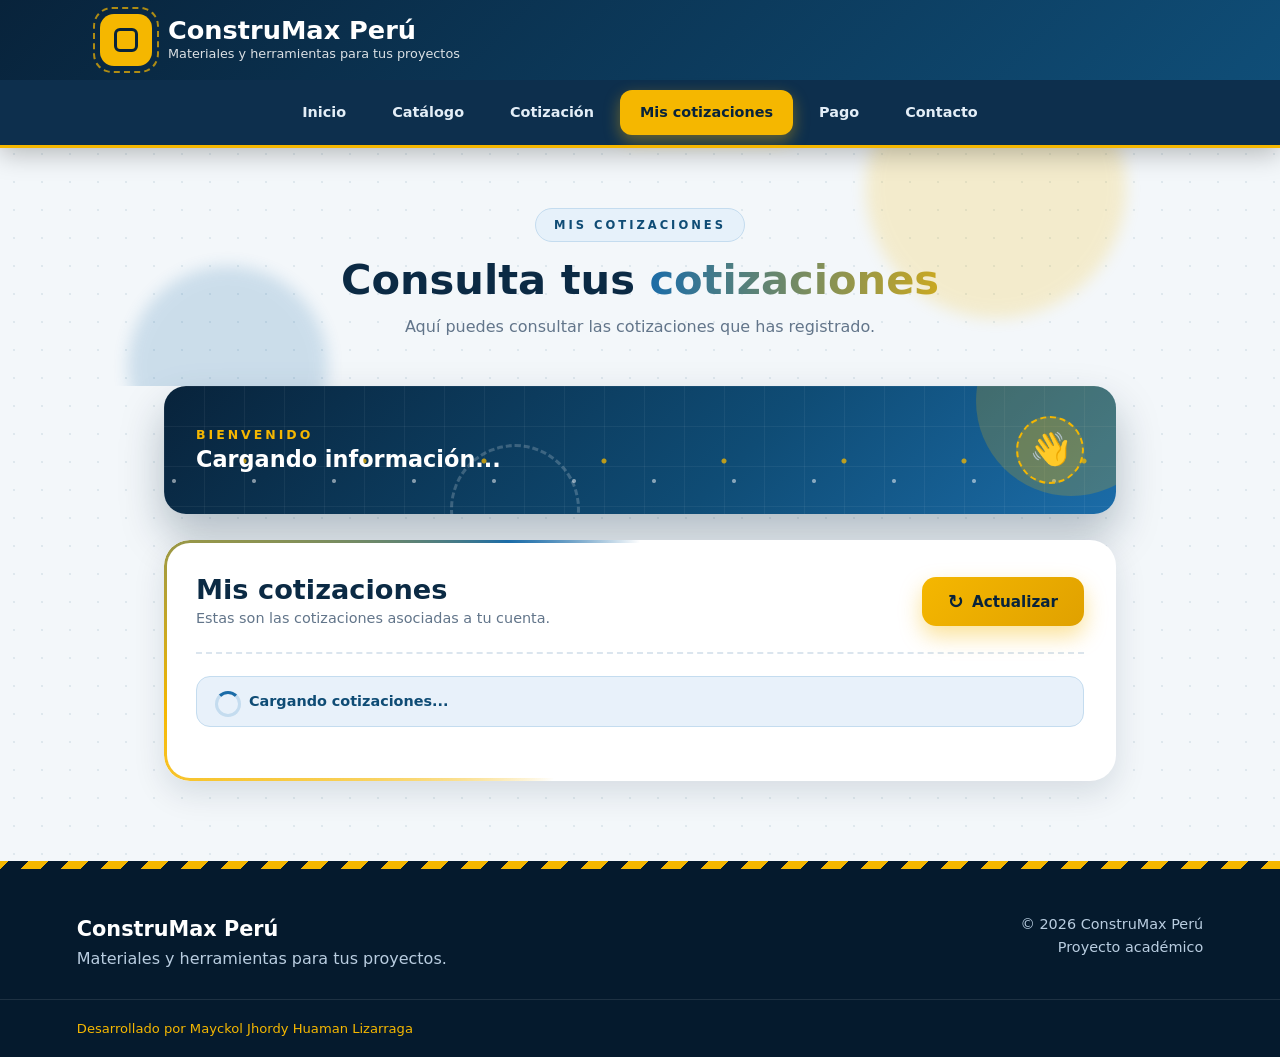
<file: html/consulta.html>
<!DOCTYPE html>
<html lang="es">

<head>
    <meta charset="UTF-8">
    <meta name="viewport" content="width=device-width, initial-scale=1.0">
    <title>ConstruMax Perú - Mis Cotizaciones</title>

    <!-- CSS -->
    <link rel="stylesheet" href="../css/consulta.css">

    <!-- JavaScript -->
    <script type="module" src="../java/consulta.js"></script>
</head>

<body>

    <!-- =====================================================
         ENCABEZADO Y MENÚ
    ====================================================== -->
    <header>

        <div class="encabezado">
            <a href="../index.html" class="logo">
                <div class="logo-icono"></div>
                <div>
                    <h1>ConstruMax Perú</h1>
                    <p>Materiales y herramientas para tus proyectos</p>
                </div>
            </a>
        </div>

        <nav class="menu">
            <ul>
                <li><a href="../index.html">Inicio</a></li>
                <li><a href="catalogo.html">Catálogo</a></li>
                <li><a href="cotizacion.html">Cotización</a></li>
                <li><a href="consulta.html" class="activo">Mis cotizaciones</a></li>
                <li><a href="pago.html">Pago</a></li>
                <li><a href="contacto.html">Contacto</a></li>
            </ul>
        </nav>

    </header>


    <!-- =====================================================
         CONTENIDO
    ====================================================== -->
    <main>

        <!-- ================= TÍTULO ================= -->
        <section class="titulo">

            <div class="forma forma-1"></div>
            <div class="forma forma-2"></div>

            <span class="etiqueta">MIS COTIZACIONES</span>
            <h2>Consulta tus <em>cotizaciones</em></h2>
            <p>Aquí puedes consultar las cotizaciones que has registrado.</p>

        </section>


        <div class="pagina">

            <!-- ================= INFORMACIÓN DEL USUARIO ================= -->
            <section class="usuario">

                <div class="aro aro-1"></div>
                <div class="aro aro-2"></div>

                <div class="usuario-texto">
                    <h3>Bienvenido</h3>
                    <p id="nombre-usuario">Cargando información...</p>
                </div>

                <div class="usuario-icono" aria-hidden="true">👋</div>

            </section>


            <!-- ================= LISTA DE COTIZACIONES ================= -->
            <section class="contenedor-consulta">

                <div class="encabezado-consulta">

                    <div>
                        <h3>Mis cotizaciones</h3>
                        <p>Estas son las cotizaciones asociadas a tu cuenta.</p>
                    </div>

                    <button type="button" id="btn-actualizar">Actualizar</button>

                </div>


                <!-- MENSAJE -->
                <p id="mensaje-consulta" class="mensaje" role="status" aria-live="polite">
                    Cargando cotizaciones...
                </p>


                <!-- COTIZACIONES (las genera consulta.js) -->
                <div id="lista-cotizaciones"></div>

            </section>

        </div>

    </main>


    <!-- =====================================================
         PIE DE PÁGINA
    ====================================================== -->
    <footer>

        <div class="footer-contenido">
            <div>
                <h3>ConstruMax Perú</h3>
                <p>Materiales y herramientas para tus proyectos.</p>
            </div>
            <div class="footer-derecha">
                <p>© 2026 ConstruMax Perú</p>
                <p>Proyecto académico</p>
            </div>
        </div>

        <div class="autor">Desarrollado por Mayckol Jhordy Huaman Lizarraga</div>

    </footer>

</body>

</html>
</file>
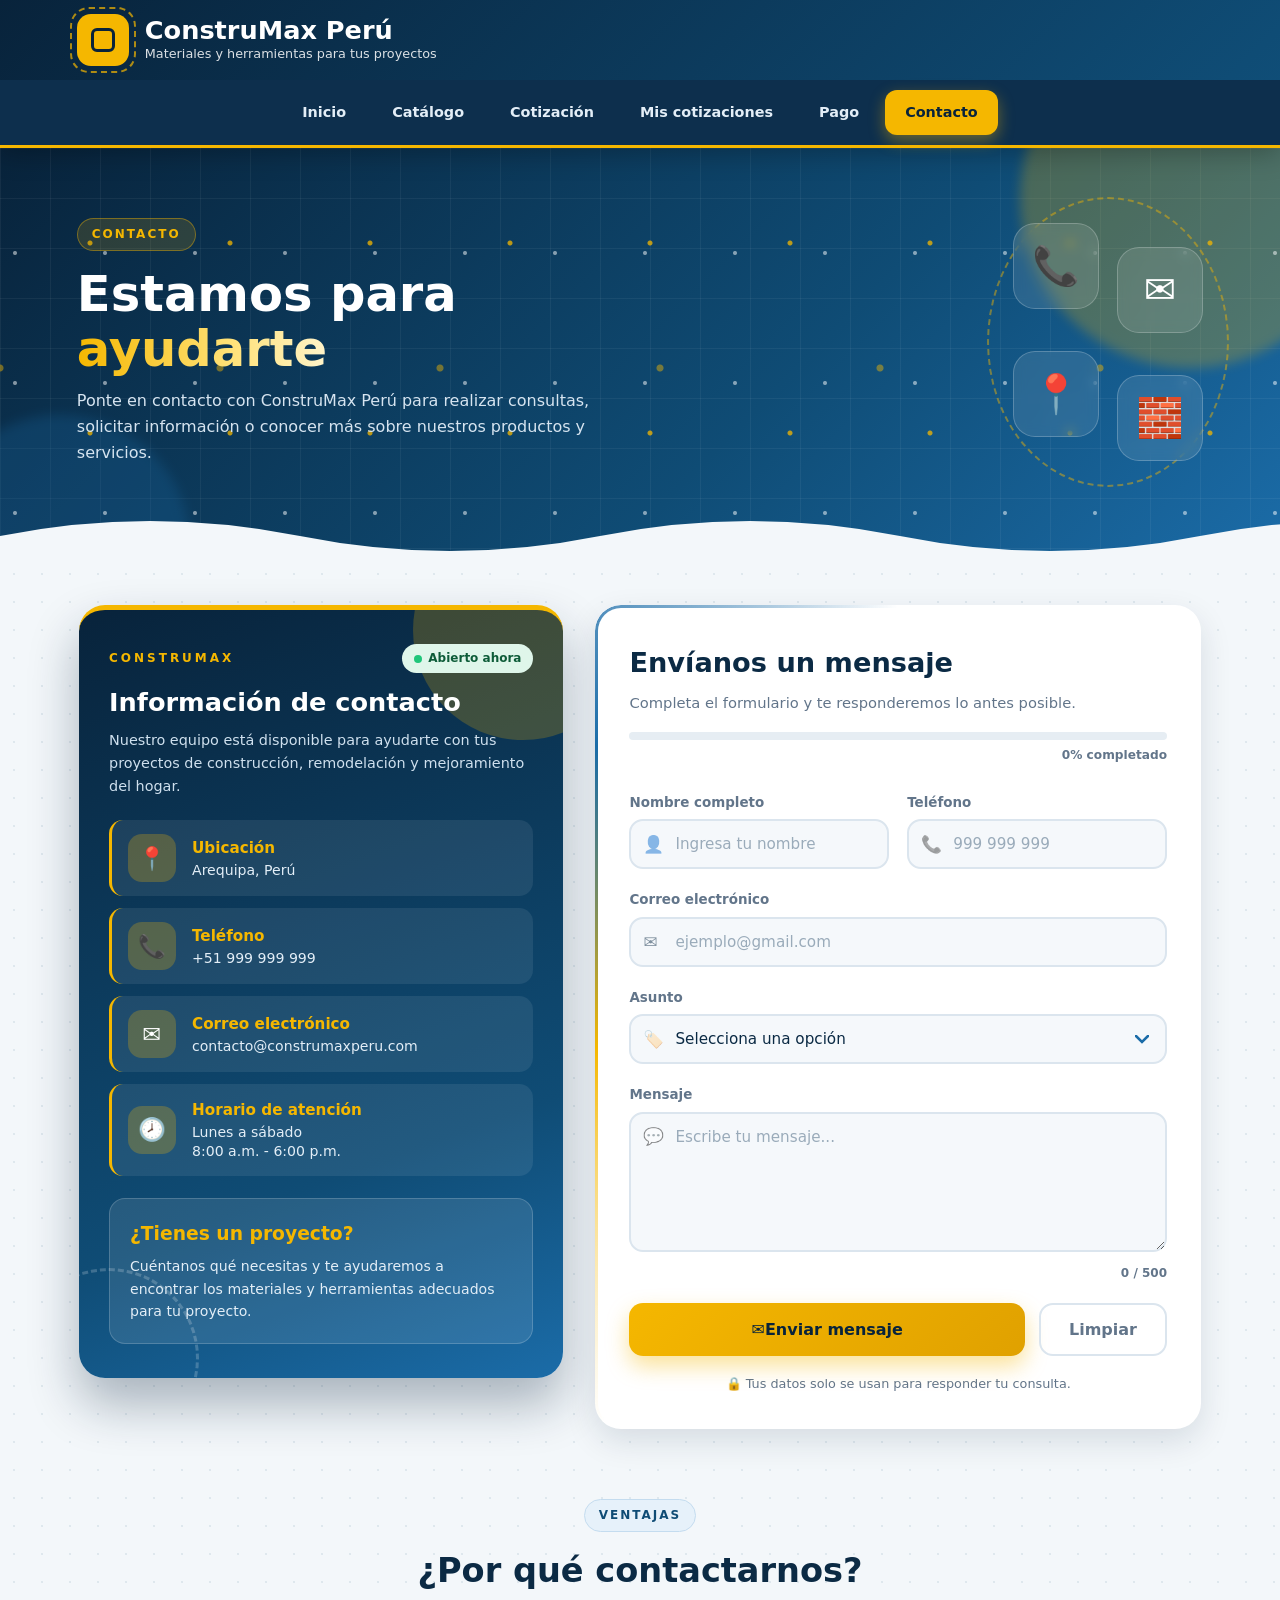
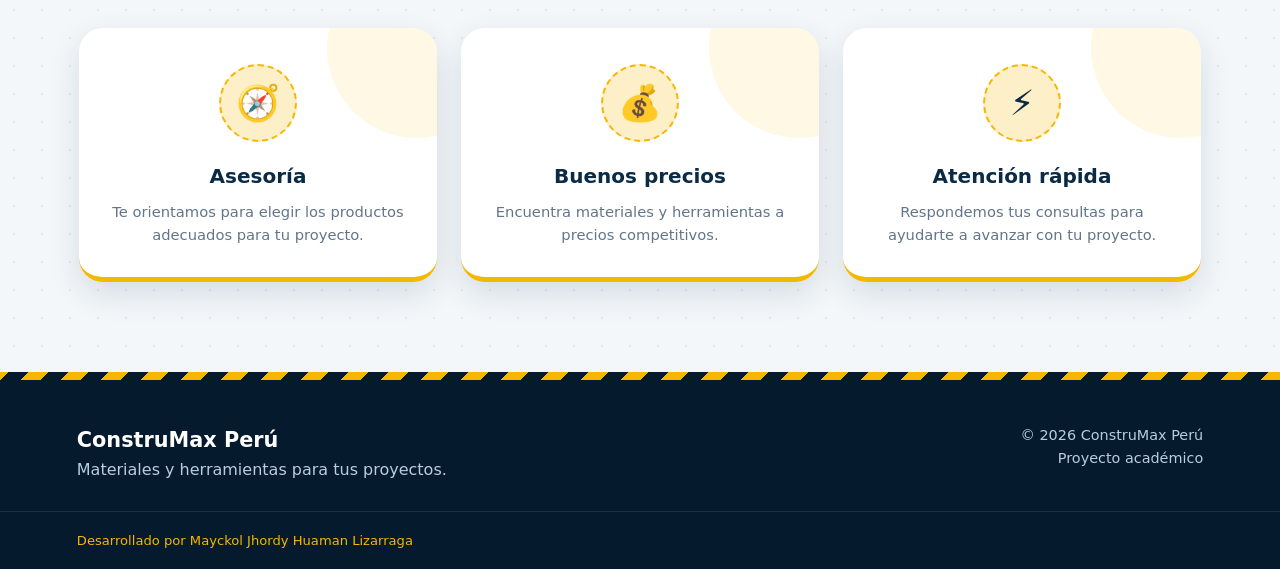
<file: html/contacto.html>
<!DOCTYPE html>
<html lang="es">

<head>
    <meta charset="UTF-8">
    <meta name="viewport" content="width=device-width, initial-scale=1.0">
    <title>ConstruMax Perú - Contacto</title>

    <!-- CSS -->
    <link rel="stylesheet" href="../css/contacto.css">
</head>

<body>

    <!-- =====================================================
         ENCABEZADO Y MENÚ
    ====================================================== -->
    <header>

        <div class="encabezado">
            <a href="../index.html" class="logo">
                <div class="logo-icono"></div>
                <div>
                    <h1>ConstruMax Perú</h1>
                    <p>Materiales y herramientas para tus proyectos</p>
                </div>
            </a>
        </div>

        <nav class="menu">
            <ul>
                <li><a href="../index.html">Inicio</a></li>
                <li><a href="catalogo.html">Catálogo</a></li>
                <li><a href="cotizacion.html">Cotización</a></li>
                <li><a href="consulta.html">Mis cotizaciones</a></li>
                <li><a href="pago.html">Pago</a></li>
                <li><a href="contacto.html" class="activo">Contacto</a></li>
            </ul>
        </nav>

    </header>


    <!-- =====================================================
         CONTENIDO PRINCIPAL
    ====================================================== -->
    <main>

        <!-- ================= TÍTULO ================= -->
        <section class="titulo">

            <div class="forma forma-1"></div>
            <div class="forma forma-2"></div>

            <div class="titulo-texto">
                <span class="etiqueta">CONTACTO</span>
                <h2>Estamos para <em>ayudarte</em></h2>
                <p>
                    Ponte en contacto con ConstruMax Perú para realizar consultas,
                    solicitar información o conocer más sobre nuestros productos
                    y servicios.
                </p>
            </div>

            <div class="titulo-adorno" aria-hidden="true">
                <span>📞</span>
                <span>✉️</span>
                <span>📍</span>
                <span>🧱</span>
            </div>

        </section>


        <!-- ================= INFORMACIÓN Y FORMULARIO ================= -->
        <section class="contacto-contenedor">

            <!-- ---------- INFORMACIÓN ---------- -->
            <div class="informacion">

                <div class="aro aro-1"></div>
                <div class="aro aro-2"></div>

                <div class="info-superior">
                    <span class="pequeno-titulo">CONSTRUMAX</span>
                    <span class="estado-tienda" id="estado-tienda">
                        <i class="punto-vivo"></i> <b id="estado-texto">Verificando horario…</b>
                    </span>
                </div>

                <h2>Información de contacto</h2>

                <p class="descripcion">
                    Nuestro equipo está disponible para ayudarte con tus
                    proyectos de construcción, remodelación y mejoramiento
                    del hogar.
                </p>

                <div class="dato" style="--i:0">
                    <div class="dato-icono">📍</div>
                    <div>
                        <h3>Ubicación</h3>
                        <p>Arequipa, Perú</p>
                    </div>
                </div>

                <a class="dato" href="tel:+51999999999" style="--i:1">
                    <div class="dato-icono">📞</div>
                    <div>
                        <h3>Teléfono</h3>
                        <p>+51 999 999 999</p>
                    </div>
                </a>

                <a class="dato" href="mailto:contacto@construmaxperu.com" style="--i:2">
                    <div class="dato-icono">✉️</div>
                    <div>
                        <h3>Correo electrónico</h3>
                        <p>contacto@construmaxperu.com</p>
                    </div>
                </a>

                <div class="dato" style="--i:3">
                    <div class="dato-icono">🕗</div>
                    <div>
                        <h3>Horario de atención</h3>
                        <p>Lunes a sábado</p>
                        <p>8:00 a.m. - 6:00 p.m.</p>
                    </div>
                </div>

                <div class="mensaje">
                    <h3>¿Tienes un proyecto?</h3>
                    <p>
                        Cuéntanos qué necesitas y te ayudaremos a encontrar
                        los materiales y herramientas adecuados para tu proyecto.
                    </p>
                </div>

            </div>


            <!-- ---------- FORMULARIO ---------- -->
            <div class="formulario">

                <h2>Envíanos un mensaje</h2>
                <p class="descripcion-formulario">Completa el formulario y te responderemos lo antes posible.</p>

                <div class="progreso-form" aria-hidden="true">
                    <div class="progreso-barra" id="progreso-barra"></div>
                    <span id="progreso-texto">0% completado</span>
                </div>

                <form id="form-contacto" novalidate>

                    <div class="fila">

                        <div class="grupo" style="--i:0">
                            <label for="nombre">Nombre completo</label>
                            <div class="caja">
                                <span class="icono">👤</span>
                                <input type="text" id="nombre" name="nombre" placeholder="Ingresa tu nombre" autocomplete="name" required>
                            </div>
                            <small class="error-msg"></small>
                        </div>

                        <div class="grupo" style="--i:1">
                            <label for="telefono">Teléfono</label>
                            <div class="caja">
                                <span class="icono">📞</span>
                                <input type="tel" id="telefono" name="telefono" placeholder="999 999 999" maxlength="11" autocomplete="tel" inputmode="numeric" required>
                            </div>
                            <small class="error-msg"></small>
                        </div>

                    </div>

                    <div class="grupo" style="--i:2">
                        <label for="correo">Correo electrónico</label>
                        <div class="caja">
                            <span class="icono">✉️</span>
                            <input type="email" id="correo" name="correo" placeholder="ejemplo@gmail.com" autocomplete="email" required>
                        </div>
                        <small class="error-msg"></small>
                    </div>

                    <div class="grupo" style="--i:3">
                        <label for="asunto">Asunto</label>
                        <div class="caja">
                            <span class="icono">🏷️</span>
                            <select id="asunto" name="asunto">
                                <option value="">Selecciona una opción</option>
                                <option value="productos">Consulta sobre productos</option>
                                <option value="cotizacion">Solicitar cotización</option>
                                <option value="pedido">Consulta sobre pedido</option>
                                <option value="otros">Otros</option>
                            </select>
                        </div>
                    </div>

                    <div class="grupo" style="--i:4">
                        <label for="mensaje">Mensaje</label>
                        <div class="caja caja-texto">
                            <span class="icono">💬</span>
                            <textarea id="mensaje" name="mensaje" rows="6" maxlength="500" placeholder="Escribe tu mensaje..." required></textarea>
                        </div>
                        <div class="contador"><small class="error-msg"></small><span id="contador">0 / 500</span></div>
                    </div>

                    <div class="botones">
                        <button type="submit" class="btn-enviar">Enviar mensaje</button>
                        <button type="reset" class="btn-limpiar">Limpiar</button>
                    </div>

                    <p class="seguro">🔒 Tus datos solo se usan para responder tu consulta.</p>

                </form>

            </div>

        </section>


        <!-- ================= ¿POR QUÉ CONTACTARNOS? ================= -->
        <section class="atencion">

            <span class="etiqueta etiqueta-clara">VENTAJAS</span>
            <h2>¿Por qué contactarnos?</h2>

            <div class="atencion-contenedor">

                <div class="atencion-card" style="--i:0">
                    <div class="atencion-icono">🧭</div>
                    <h3>Asesoría</h3>
                    <p>Te orientamos para elegir los productos adecuados para tu proyecto.</p>
                </div>

                <div class="atencion-card" style="--i:1">
                    <div class="atencion-icono">💰</div>
                    <h3>Buenos precios</h3>
                    <p>Encuentra materiales y herramientas a precios competitivos.</p>
                </div>

                <div class="atencion-card" style="--i:2">
                    <div class="atencion-icono">⚡</div>
                    <h3>Atención rápida</h3>
                    <p>Respondemos tus consultas para ayudarte a avanzar con tu proyecto.</p>
                </div>

            </div>

        </section>

    </main>


    <!-- =====================================================
         NOTIFICACIÓN
    ====================================================== -->
    <div class="toast" id="toast" hidden>
        <div class="toast-icono">✅</div>
        <div>
            <strong id="toast-titulo">¡Listo!</strong>
            <p id="toast-texto"></p>
        </div>
    </div>


    <!-- =====================================================
         PIE DE PÁGINA
    ====================================================== -->
    <footer>

        <div class="footer-contenido">
            <div>
                <h3>ConstruMax Perú</h3>
                <p>Materiales y herramientas para tus proyectos.</p>
            </div>
            <div class="footer-derecha">
                <p>© 2026 ConstruMax Perú</p>
                <p>Proyecto académico</p>
            </div>
        </div>

        <div class="autor">Desarrollado por Mayckol Jhordy Huaman Lizarraga</div>

    </footer>


    <!-- =====================================================
         JAVASCRIPT
    ====================================================== -->
    <script>
        (() => {
            const $ = (id) => document.getElementById(id);
            const form = $("form-contacto");

            /* ---------- Horario: abierto/cerrado (hora de Lima, lun-sáb 8-18) ---------- */
            function horario() {
                const f = new Intl.DateTimeFormat("en-US", {
                    timeZone: "America/Lima", weekday: "short", hour: "numeric", minute: "numeric", hour12: false
                }).formatToParts(new Date());
                const dia = f.find(p => p.type === "weekday").value;
                const h = parseInt(f.find(p => p.type === "hour").value, 10) % 24;
                const abierto = dia !== "Sun" && h >= 8 && h < 18;
                $("estado-tienda").classList.toggle("cerrado", !abierto);
                $("estado-texto").textContent = abierto ? "Abierto ahora" : "Cerrado ahora";
            }
            horario();
            setInterval(horario, 60000);

            /* ---------- Validación ---------- */
            const reglas = {
                nombre:   (v) => v.trim().length >= 3 ? "" : "Escribe tu nombre completo.",
                telefono: (v) => /^9\d{8}$/.test(v.replace(/\s/g, "")) ? "" : "Debe tener 9 dígitos y empezar con 9.",
                correo:   (v) => /^[^\s@]+@[^\s@]+\.[^\s@]{2,}$/.test(v) ? "" : "Ingresa un correo válido.",
                mensaje:  (v) => v.trim().length >= 10 ? "" : "Cuéntanos un poco más (mínimo 10 caracteres)."
            };

            function marcar(nombre) {
                const campo = form.elements[nombre];
                const grupo = campo.closest(".grupo");
                const msg = reglas[nombre](campo.value);
                grupo.classList.toggle("error", !!msg);
                grupo.classList.toggle("ok", !msg);
                grupo.querySelector(".error-msg").textContent = msg;
                return !msg;
            }

            $("telefono").addEventListener("input", (e) => {
                const d = e.target.value.replace(/\D/g, "").slice(0, 9);
                e.target.value = d.replace(/(\d{3})(?=\d)/g, "$1 ").trim();
            });

            Object.keys(reglas).forEach((n) => {
                const el = form.elements[n];
                el.addEventListener("blur", () => marcar(n));
                el.addEventListener("input", () => {
                    if (el.closest(".grupo").classList.contains("error")) marcar(n);
                    progreso();
                });
            });
            $("asunto").addEventListener("change", progreso);

            /* ---------- Contador y progreso ---------- */
            $("mensaje").addEventListener("input", (e) => {
                $("contador").textContent = e.target.value.length + " / 500";
            });

            function progreso() {
                const n = Object.keys(reglas);
                const ok = n.filter((k) => !reglas[k](form.elements[k].value)).length;
                const pct = Math.round((ok / n.length) * 100);
                $("progreso-barra").style.width = pct + "%";
                $("progreso-texto").textContent = pct + "% completado";
            }

            /* ---------- Notificación ---------- */
            let t;
            function toast(titulo, texto, tipo) {
                const el = $("toast");
                el.className = "toast " + (tipo || "");
                $("toast-titulo").textContent = titulo;
                $("toast-texto").textContent = texto;
                el.querySelector(".toast-icono").textContent = tipo === "error" ? "⚠️" : "✅";
                el.hidden = true; void el.offsetWidth; el.hidden = false;
                clearTimeout(t);
                t = setTimeout(() => (el.hidden = true), 5000);
            }

            /* ---------- Envío (abre el correo con el mensaje listo) ---------- */
            form.addEventListener("submit", (e) => {
                e.preventDefault();
                const ok = Object.keys(reglas).map(marcar).every(Boolean);
                if (!ok) {
                    const primero = form.querySelector(".grupo.error");
                    if (primero) primero.scrollIntoView({ behavior: "smooth", block: "center" });
                    toast("Revisa el formulario", "Hay campos que debes completar o corregir.", "error");
                    return;
                }

                const asunto = $("asunto").selectedOptions[0].textContent;
                const asuntoMail = $("asunto").value ? asunto : "Consulta desde la web";
                const cuerpo =
                    `Nombre: ${form.nombre.value.trim()}\n` +
                    `Teléfono: ${form.telefono.value.trim()}\n` +
                    `Correo: ${form.correo.value.trim()}\n\n` +
                    `${form.mensaje.value.trim()}`;

                const btn = form.querySelector(".btn-enviar");
                btn.classList.add("cargando");
                btn.textContent = "Preparando...";

                setTimeout(() => {
                    window.location.href =
                        "mailto:contacto@construmaxperu.com" +
                        "?subject=" + encodeURIComponent(asuntoMail) +
                        "&body=" + encodeURIComponent(cuerpo);
                    btn.classList.remove("cargando");
                    btn.textContent = "Enviar mensaje";
                    toast("¡Mensaje preparado!", "Se abrió tu aplicación de correo. Solo pulsa enviar.");
                }, 900);
            });

            form.addEventListener("reset", () => {
                setTimeout(() => {
                    form.querySelectorAll(".grupo").forEach((g) => {
                        g.classList.remove("ok", "error");
                        g.querySelector(".error-msg") && (g.querySelector(".error-msg").textContent = "");
                    });
                    $("contador").textContent = "0 / 500";
                    progreso();
                }, 0);
            });
        })();
    </script>

</body>

</html>
</file>
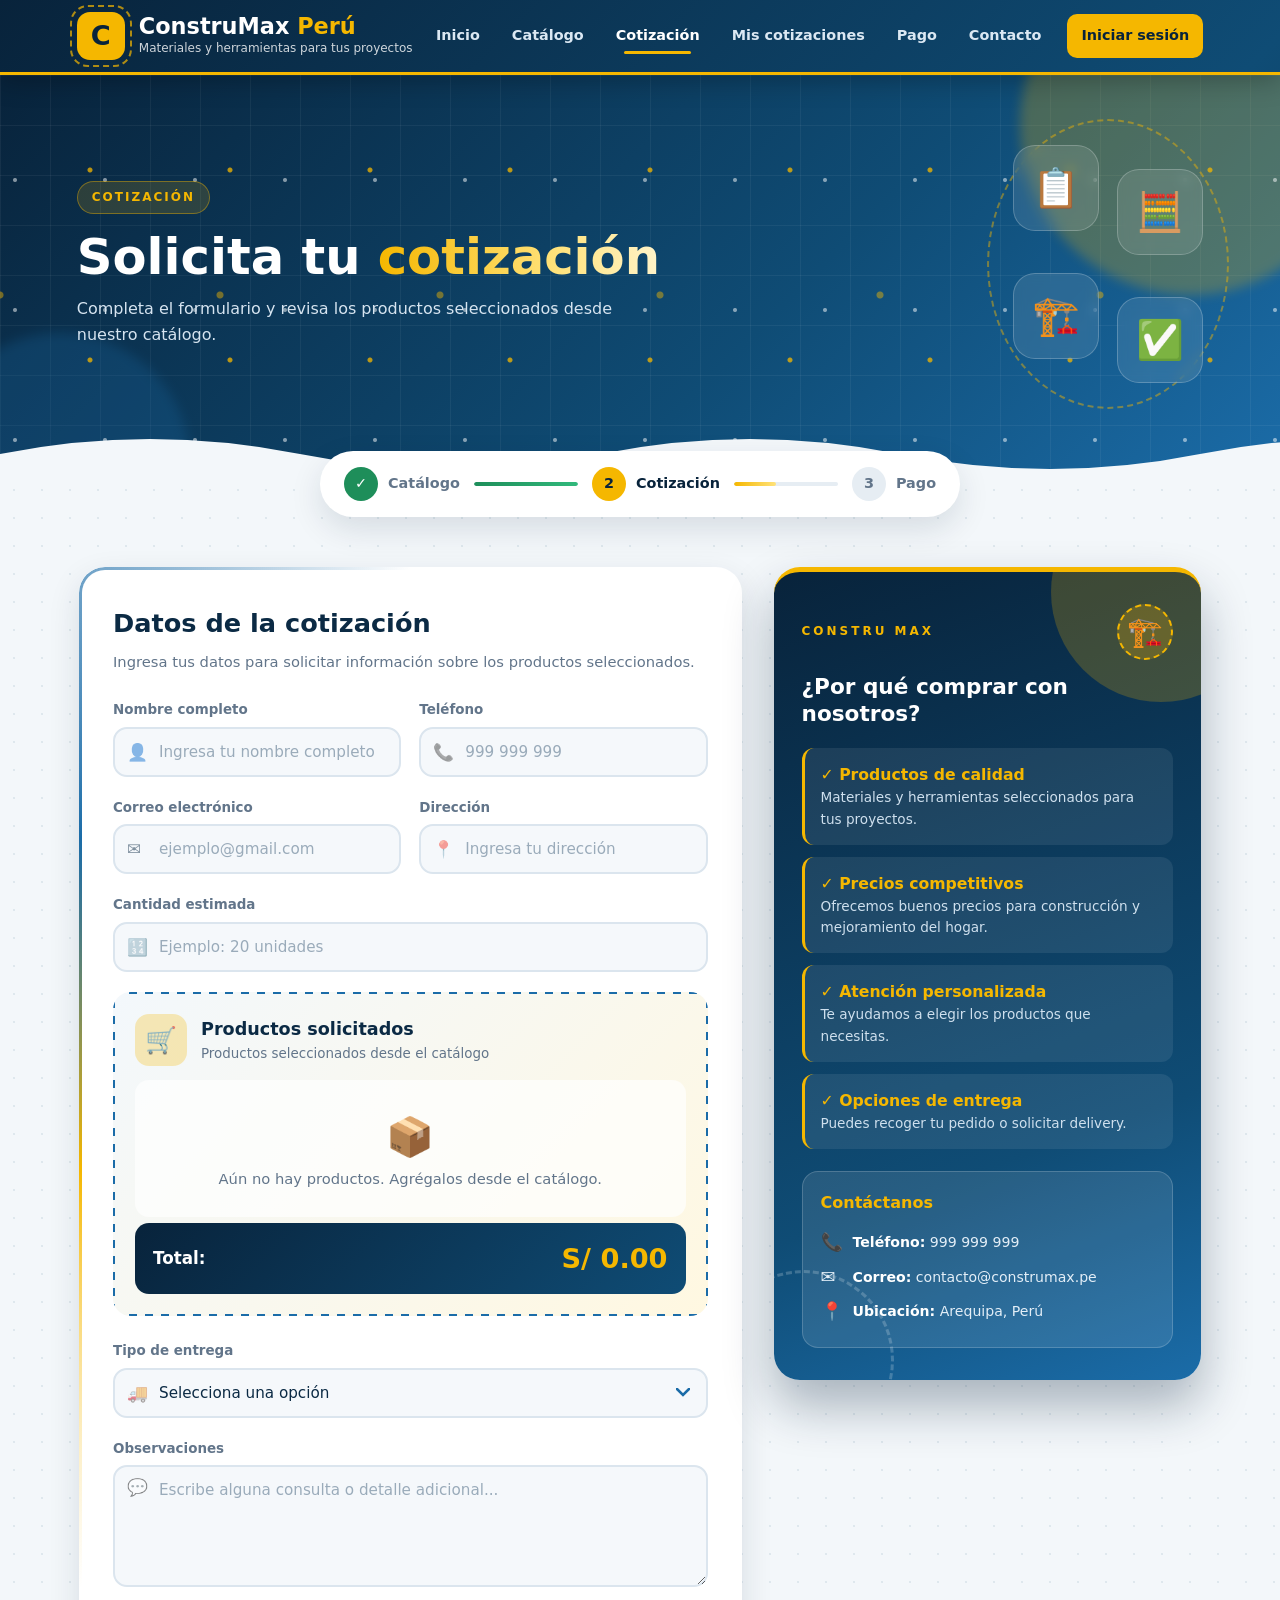
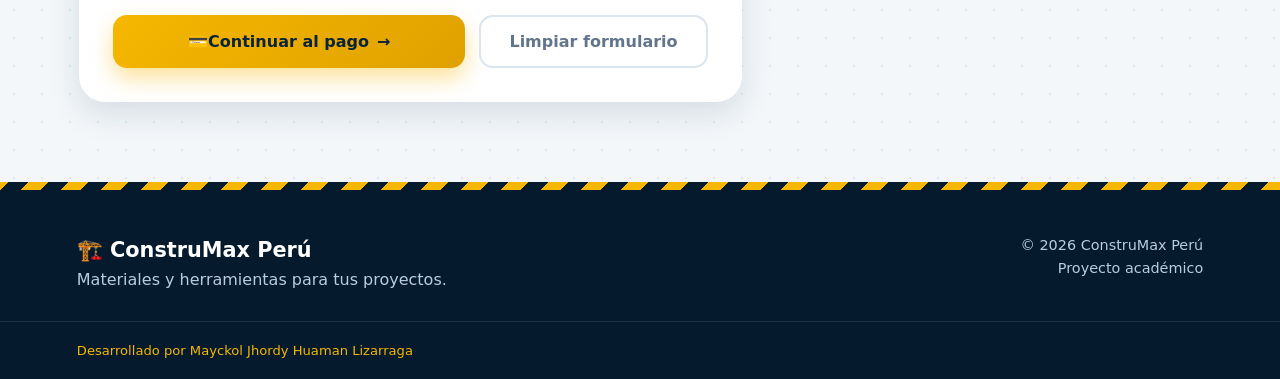
<file: html/cotizacion.html>
<!DOCTYPE html>
<html lang="es">

<head>
    <meta charset="UTF-8">
    <meta name="viewport" content="width=device-width, initial-scale=1.0">
    <title>ConstruMax Perú - Cotización</title>

    <!-- CSS -->
    <link rel="stylesheet" href="../css/cotizacion.css">

    <!-- JavaScript -->
    <script type="module" src="../java/cotizacion.js"></script>
</head>

<body>

    <!-- =====================================================
         ENCABEZADO
    ====================================================== -->
    <header>

        <div class="encabezado">
            <a href="../index.html" class="logo">
                <div class="logo-icono">C</div>
                <div>
                    <h1>ConstruMax <em>Perú</em></h1>
                    <p>Materiales y herramientas para tus proyectos</p>
                </div>
            </a>
        </div>

        <!-- Menú (en celular se abre con ☰, sin JavaScript) -->
        <input type="checkbox" id="menu-toggle" class="menu-toggle">
        <label for="menu-toggle" class="menu-boton" aria-label="Abrir menú">☰</label>

        <nav class="menu">
            <ul>
                <li><a href="../index.html">Inicio</a></li>
                <li><a href="catalogo.html">Catálogo</a></li>
                <li><a href="cotizacion.html" class="activo">Cotización</a></li>
                <li><a href="consulta.html">Mis cotizaciones</a></li>
                <li><a href="pago.html">Pago</a></li>
                <li><a href="contacto.html">Contacto</a></li>
                <li><a href="login.html" class="menu-login">Iniciar sesión</a></li>
            </ul>
        </nav>

    </header>


    <!-- =====================================================
         CONTENIDO PRINCIPAL
    ====================================================== -->
    <main>

        <!-- ================= TÍTULO ================= -->
        <section class="titulo">

            <span class="forma forma-1"></span>
            <span class="forma forma-2"></span>

            <div class="titulo-texto">
                <span class="etiqueta">COTIZACIÓN</span>
                <h2>Solicita tu <em>cotización</em></h2>
                <p>
                    Completa el formulario y revisa los productos
                    seleccionados desde nuestro catálogo.
                </p>
            </div>

            <div class="titulo-adorno" aria-hidden="true">
                <span>📋</span><span>🧮</span><span>🏗️</span><span>✅</span>
            </div>

        </section>


        <!-- ================= PASOS ================= -->
        <nav class="pasos-proceso" aria-label="Progreso de tu solicitud">
            <a href="catalogo.html" class="pp hecho"><span>✓</span><b>Catálogo</b></a>
            <i class="pp-linea llena"></i>
            <div class="pp actual"><span>2</span><b>Cotización</b></div>
            <i class="pp-linea"></i>
            <a href="pago.html" class="pp"><span>3</span><b>Pago</b></a>
        </nav>


        <!-- ================= CONTENIDO DE COTIZACIÓN ================= -->
        <section class="contenedor-cotizacion">


            <!-- ========== FORMULARIO ========== -->
            <div class="formulario">

                <h3>Datos de la cotización</h3>

                <p class="descripcion-formulario">
                    Ingresa tus datos para solicitar información
                    sobre los productos seleccionados.
                </p>


                <div class="fila">

                    <!-- NOMBRE -->
                    <div class="campo" style="--i:0">
                        <label for="nombre">Nombre completo</label>
                        <div class="caja">
                            <span class="icono">👤</span>
                            <input type="text" id="nombre" name="nombre" placeholder="Ingresa tu nombre completo" required>
                        </div>
                    </div>

                    <!-- TELÉFONO -->
                    <div class="campo" style="--i:1">
                        <label for="telefono">Teléfono</label>
                        <div class="caja">
                            <span class="icono">📞</span>
                            <input type="tel" id="telefono" name="telefono" placeholder="999 999 999" required>
                        </div>
                    </div>

                </div>


                <div class="fila">

                    <!-- CORREO -->
                    <div class="campo" style="--i:2">
                        <label for="correo">Correo electrónico</label>
                        <div class="caja">
                            <span class="icono">✉️</span>
                            <input type="email" id="correo" name="correo" placeholder="ejemplo@gmail.com" required>
                        </div>
                    </div>

                    <!-- DIRECCIÓN -->
                    <div class="campo" style="--i:3">
                        <label for="direccion">Dirección</label>
                        <div class="caja">
                            <span class="icono">📍</span>
                            <input type="text" id="direccion" name="direccion" placeholder="Ingresa tu dirección">
                        </div>
                    </div>

                </div>


                <!-- CANTIDAD ESTIMADA -->
                <div class="campo" style="--i:4">
                    <label for="cantidad-estimada">Cantidad estimada</label>
                    <div class="caja">
                        <span class="icono">🔢</span>
                        <input type="text" id="cantidad-estimada" name="cantidad-estimada" maxlength="50" required placeholder="Ejemplo: 20 unidades">
                    </div>
                </div>


                <!-- PRODUCTOS SELECCIONADOS -->
                <div id="resumen-productos-cotizacion">

                    <div class="titulo-resumen">
                        <span>🛒</span>
                        <div>
                            <h3>Productos solicitados</h3>
                            <p>Productos seleccionados desde el catálogo</p>
                        </div>
                    </div>

                    <!-- AQUÍ APARECERÁN LOS PRODUCTOS -->
                    <div id="lista-productos-cotizacion"></div>

                    <!-- TOTAL -->
                    <div class="subtotal-cotizacion">
                        <span>Total:</span>
                        <strong id="total-cotizacion">S/ 0.00</strong>
                    </div>

                </div>


                <!-- TIPO DE ENTREGA -->
                <div class="campo" style="--i:5">
                    <label for="entrega">Tipo de entrega</label>
                    <div class="caja">
                        <span class="icono">🚚</span>
                        <select id="entrega" name="entrega" required>
                            <option value="">Selecciona una opción</option>
                            <option value="tienda">Recojo en tienda</option>
                            <option value="delivery">Delivery</option>
                        </select>
                    </div>
                </div>


                <!-- OBSERVACIONES -->
                <div class="campo" style="--i:6">
                    <label for="observaciones">Observaciones</label>
                    <div class="caja caja-texto">
                        <span class="icono">💬</span>
                        <textarea id="observaciones" name="observaciones" rows="5" placeholder="Escribe alguna consulta o detalle adicional..."></textarea>
                    </div>
                </div>


                <!-- BOTONES -->
                <div class="botones">
                    <button type="button" class="btn-principal">Continuar al pago</button>
                    <button type="reset" class="limpiar">Limpiar formulario</button>
                </div>

            </div>


            <!-- ========== PANEL LATERAL ========== -->
            <aside class="resumen">

                <span class="aro aro-1"></span>
                <span class="aro aro-2"></span>

                <div class="resumen-superior">
                    <span class="pequeno-titulo">CONSTRU MAX</span>
                    <div class="resumen-icono">🏗️</div>
                </div>

                <h3>¿Por qué comprar con nosotros?</h3>

                <div class="beneficio">
                    <strong>✓ Productos de calidad</strong>
                    <p>Materiales y herramientas seleccionados para tus proyectos.</p>
                </div>

                <div class="beneficio">
                    <strong>✓ Precios competitivos</strong>
                    <p>Ofrecemos buenos precios para construcción y mejoramiento del hogar.</p>
                </div>

                <div class="beneficio">
                    <strong>✓ Atención personalizada</strong>
                    <p>Te ayudamos a elegir los productos que necesitas.</p>
                </div>

                <div class="beneficio">
                    <strong>✓ Opciones de entrega</strong>
                    <p>Puedes recoger tu pedido o solicitar delivery.</p>
                </div>

                <!-- CONTACTO -->
                <div class="contacto">
                    <h4>Contáctanos</h4>
                    <p><strong>Teléfono:</strong> 999 999 999</p>
                    <p><strong>Correo:</strong> contacto@construmax.pe</p>
                    <p><strong>Ubicación:</strong> Arequipa, Perú</p>
                </div>

            </aside>

        </section>

    </main>


    <!-- =====================================================
         PIE DE PÁGINA
    ====================================================== -->
    <footer>

        <div class="footer-contenido">
            <div>
                <h3>🏗️ ConstruMax Perú</h3>
                <p>Materiales y herramientas para tus proyectos.</p>
            </div>

            <div class="footer-derecha">
                <p>© 2026 ConstruMax Perú</p>
                <p>Proyecto académico</p>
            </div>
        </div>

        <div class="autor">
            Desarrollado por Mayckol Jhordy Huaman Lizarraga
        </div>

    </footer>

</body>
</html>
</file>
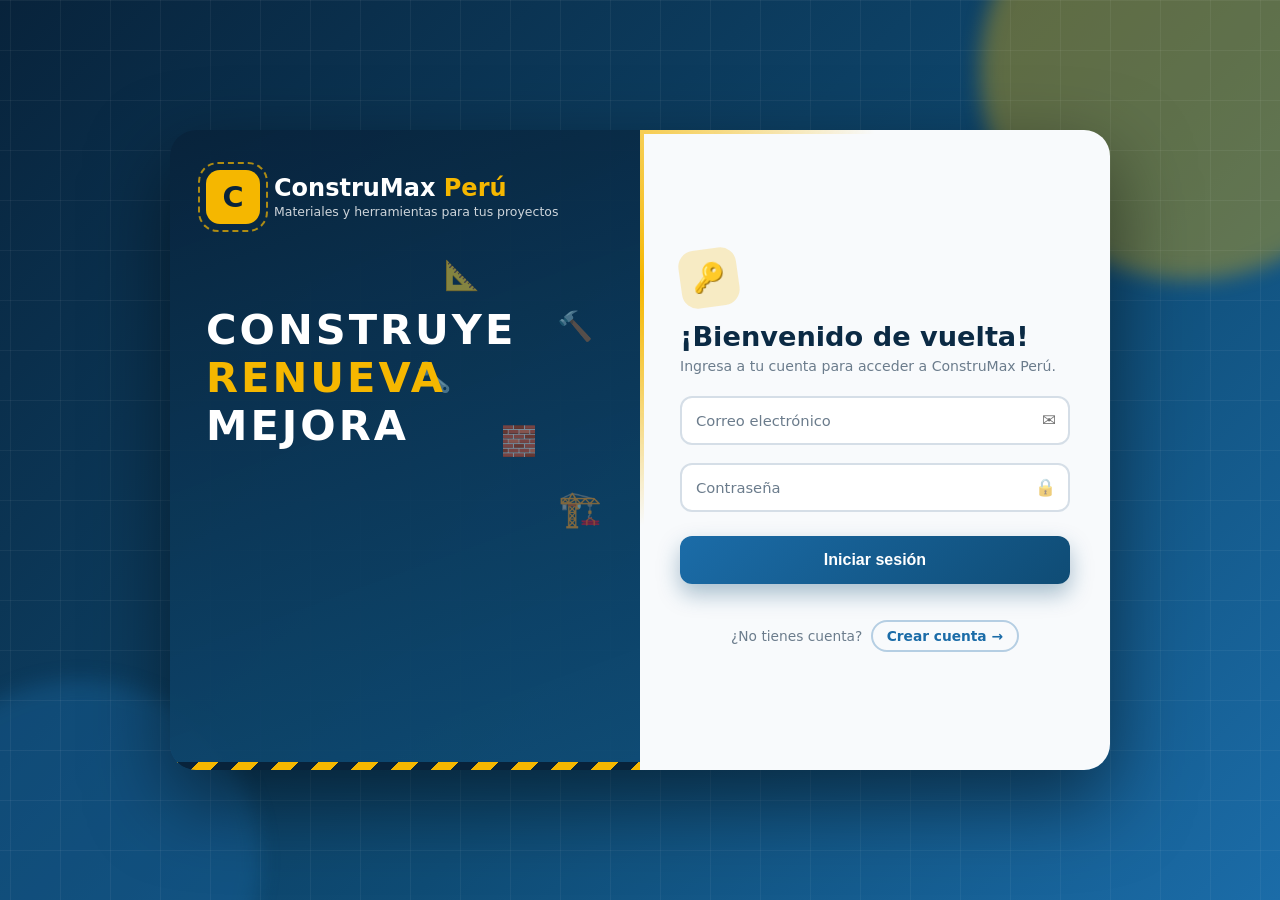
<file: html/login.html>
<!DOCTYPE html>
<html lang="es">
<head>
    <meta charset="UTF-8">
    <meta name="viewport" content="width=device-width, initial-scale=1.0">
    <meta name="description" content="Acceso a ConstruMax Perú. Crea tu cuenta o inicia sesión para solicitar cotizaciones.">
    <title>Acceso - ConstruMax Perú</title>
    <link rel="stylesheet" href="../css/login.css">
</head>

<body>

    <!-- Fondo animado -->
    <div class="bg" aria-hidden="true">
        <span class="blob blob-1"></span>
        <span class="blob blob-2"></span>
        <span class="grid"></span>
        <span class="chispa c1"></span><span class="chispa c2"></span><span class="chispa c3"></span>
        <span class="chispa c4"></span><span class="chispa c5"></span><span class="chispa c6"></span>
    </div>

    <!-- Estos radios deciden qué pantalla se ve: SOLO UNA a la vez (sin JavaScript) -->
    <input type="radio" name="vista" id="tab-login" class="radio" checked>
    <input type="radio" name="vista" id="tab-register" class="radio">

    <main class="login-container">

        <!-- ========== PANEL IZQUIERDO: marca animada ========== -->
        <header class="marca">

            <div class="logo">
                <span class="logo-icono">C</span>
                <div>
                    <h1>ConstruMax <em>Perú</em></h1>
                    <p>Materiales y herramientas para tus proyectos</p>
                </div>
            </div>

            <div class="lema" aria-hidden="true">
                <span>Construye</span>
                <span>Renueva</span>
                <span>Mejora</span>
            </div>

            <!-- Herramientas que flotan -->
            <div class="herramientas" aria-hidden="true">
                <span>🔨</span><span>🧱</span><span>🔧</span><span>🏗️</span><span>📐</span>
            </div>

            <!-- Muro que se construye solo -->
            <div class="muro" aria-hidden="true">
                <i style="--i:0"></i><i style="--i:1"></i><i style="--i:2"></i><i style="--i:3"></i><i style="--i:4"></i>
                <i style="--i:5"></i><i style="--i:6"></i><i style="--i:7"></i><i style="--i:8"></i><i style="--i:9"></i>
                <i style="--i:10"></i><i style="--i:11"></i><i style="--i:12"></i><i style="--i:13"></i><i style="--i:14"></i>
            </div>

            <div class="franja"></div>
        </header>


        <!-- ========== PANEL DERECHO: la tarjeta gira entre las dos pantallas ========== -->
        <div class="tarjeta">
            <div class="flip">


                <!-- ================= PANTALLA 1: INICIAR SESIÓN ================= -->
                <section class="login-card card-login" aria-labelledby="titulo-login">

                    <span class="insignia">🔑</span>
                    <h2 id="titulo-login">¡Bienvenido de vuelta!</h2>
                    <p class="sub">Ingresa a tu cuenta para acceder a ConstruMax Perú.</p>

                    <form id="form-login" novalidate>

                        <div class="form-group campo">
                            <input type="email" id="login-correo" name="correo" required autocomplete="email" placeholder=" ">
                            <label for="login-correo">Correo electrónico</label>
                            <span class="icono">✉️</span>
                        </div>

                        <div class="form-group campo">
                            <input type="password" id="login-contrasena" name="contrasena" required autocomplete="current-password" placeholder=" ">
                            <label for="login-contrasena">Contraseña</label>
                            <span class="icono">🔒</span>
                        </div>

                        <button type="submit" class="btn btn-azul">Iniciar sesión</button>

                    </form>

                    <p id="mensaje-login" class="mensaje" aria-live="polite"></p>

                    <p class="cambio">
                        ¿No tienes cuenta?
                        <label for="tab-register">Crear cuenta →</label>
                    </p>

                </section>


                <!-- ================= PANTALLA 2: CREAR CUENTA ================= -->
                <section class="login-card card-register" aria-labelledby="titulo-registro">

                    <span class="insignia">🏗️</span>
                    <h2 id="titulo-registro">Crea tu cuenta</h2>
                    <p class="sub">Regístrate en ConstruMax Perú para solicitar tus cotizaciones.</p>

                    <form id="form-registro" novalidate>

                        <div class="form-group campo">
                            <input type="text" id="registro-nombre" name="nombre" maxlength="120" minlength="2" required autocomplete="name" placeholder=" ">
                            <label for="registro-nombre">Nombre completo</label>
                            <span class="icono">👤</span>
                        </div>

                        <div class="form-group campo">
                            <input type="email" id="registro-correo" name="correo" maxlength="120" required autocomplete="email" placeholder=" ">
                            <label for="registro-correo">Correo electrónico</label>
                            <span class="icono">✉️</span>
                        </div>

                        <div class="form-group campo">
                            <input type="password" id="registro-contrasena" name="contrasena" maxlength="255" minlength="4" required autocomplete="new-password" placeholder=" ">
                            <label for="registro-contrasena">Contraseña</label>
                            <span class="icono">🔒</span>
                        </div>

                        <button type="submit" class="btn btn-amarillo">Crear cuenta</button>

                    </form>

                    <p id="mensaje-registro" class="mensaje" aria-live="polite"></p>

                    <p class="cambio">
                        ¿Ya tienes cuenta?
                        <label for="tab-login">← Iniciar sesión</label>
                    </p>

                </section>


            </div>
        </div>

    </main>

    <script type="module" src="../java/login.js"></script>

</body>
</html>
</file>
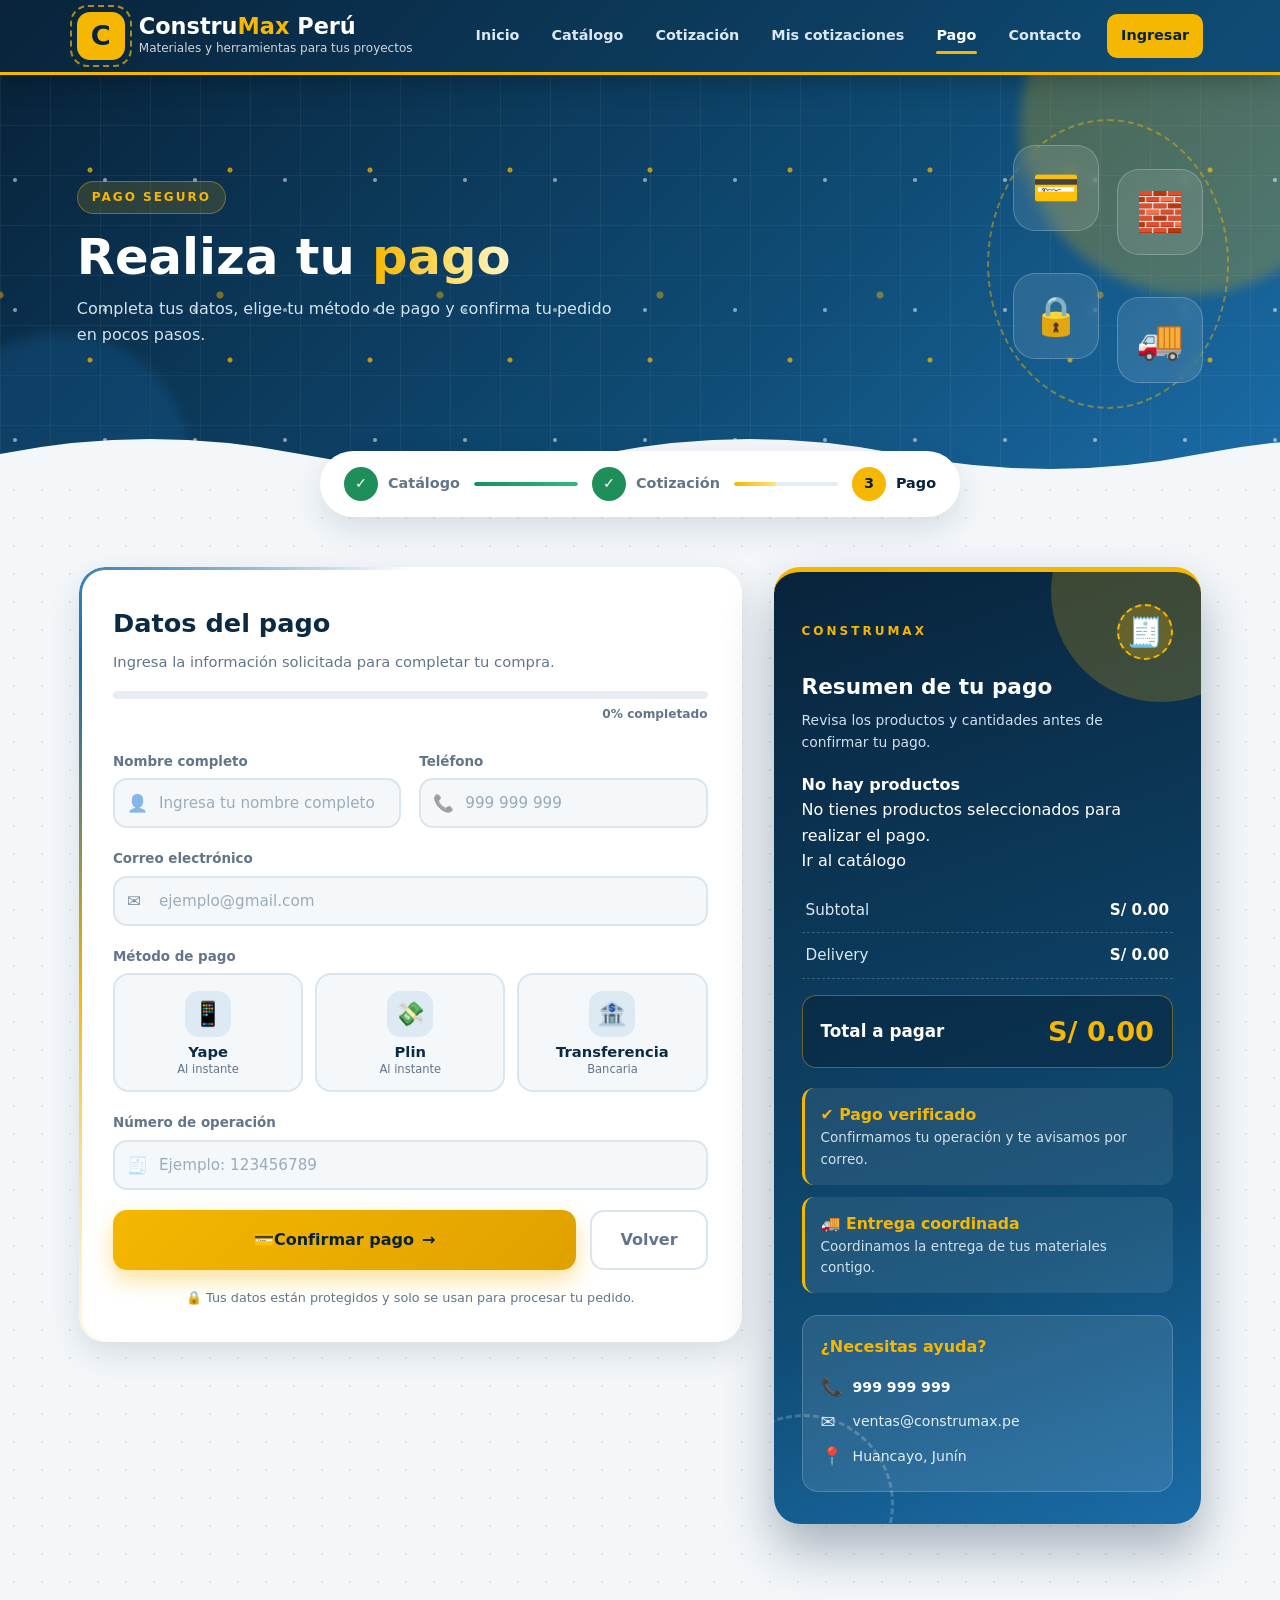
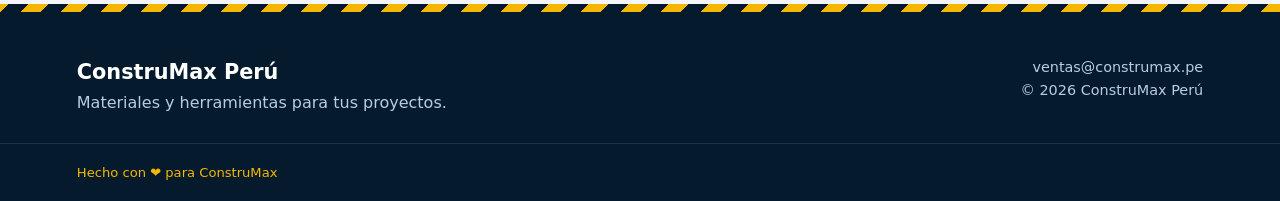
<file: html/pago.html>
<!DOCTYPE html>
<html lang="es">

<head>
    <meta charset="UTF-8">
    <meta name="viewport" content="width=device-width, initial-scale=1.0">
    <title>Pago - ConstruMax Perú</title>

    <!-- CSS -->
    <link rel="stylesheet" href="../css/pago.css">

    <!-- JavaScript -->
    <script src="../java/pago.js" defer></script>
</head>

<body>

    <!-- =====================================================
         ENCABEZADO Y MENÚ
    ====================================================== -->
    <header>

        <a href="../index.html" class="logo">
            <div class="logo-icono">C</div>
            <div>
                <h1>Constru<em>Max</em> Perú</h1>
                <p>Materiales y herramientas para tus proyectos</p>
            </div>
        </a>

        <input type="checkbox" id="menu-toggle" class="menu-toggle">
        <label for="menu-toggle" class="menu-boton">☰</label>

        <nav class="menu">
            <ul>
                <li><a href="../index.html">Inicio</a></li>
                <li><a href="catalogo.html">Catálogo</a></li>
                <li><a href="cotizacion.html">Cotización</a></li>
                <li><a href="consulta.html">Mis cotizaciones</a></li>
                <li><a href="pago.html" class="activo">Pago</a></li>
                <li><a href="contacto.html">Contacto</a></li>
                <li><a href="login.html" class="menu-login">Ingresar</a></li>
            </ul>
        </nav>

    </header>


    <!-- =====================================================
         TÍTULO (HERO)
    ====================================================== -->
    <section class="titulo">

        <div class="forma forma-1"></div>
        <div class="forma forma-2"></div>

        <div class="titulo-texto">
            <span class="etiqueta">PAGO SEGURO</span>
            <h2>Realiza tu <em>pago</em></h2>
            <p>Completa tus datos, elige tu método de pago y confirma tu pedido en pocos pasos.</p>
        </div>

        <div class="titulo-adorno">
            <span>💳</span>
            <span>🧱</span>
            <span>🔒</span>
            <span>🚚</span>
        </div>

    </section>


    <!-- =====================================================
         PASOS DEL PROCESO
    ====================================================== -->
    <div class="pasos-proceso">

        <a href="catalogo.html" class="pp hecho"><span>✓</span><b>Catálogo</b></a>
        <div class="pp-linea llena"></div>

        <a href="cotizacion.html" class="pp hecho"><span>✓</span><b>Cotización</b></a>
        <div class="pp-linea"></div>

        <div class="pp actual"><span>3</span><b>Pago</b></div>

    </div>


    <!-- =====================================================
         CONTENIDO
    ====================================================== -->
    <main class="contenedor-pago">


        <!-- ================= FORMULARIO ================= -->
        <section class="formulario">

            <h3>Datos del pago</h3>
            <p class="descripcion-formulario">
                Ingresa la información solicitada para completar tu compra.
            </p>

            <!-- Barra de progreso del formulario -->
            <div class="progreso-form" aria-hidden="true">
                <div class="progreso-barra" id="progreso-barra"></div>
                <span id="progreso-texto">0% completado</span>
            </div>

            <form id="formulario-pago" novalidate>

                <div class="fila">

                    <!-- NOMBRE -->
                    <div class="campo" style="--i:0">
                        <label for="nombre">Nombre completo</label>
                        <div class="caja">
                            <span class="icono">👤</span>
                            <input type="text" id="nombre" name="nombre"
                                   placeholder="Ingresa tu nombre completo"
                                   autocomplete="name" required>
                        </div>
                        <small class="error-msg"></small>
                    </div>

                    <!-- TELÉFONO -->
                    <div class="campo" style="--i:1">
                        <label for="telefono">Teléfono</label>
                        <div class="caja">
                            <span class="icono">📞</span>
                            <input type="tel" id="telefono" name="telefono"
                                   placeholder="999 999 999" maxlength="11"
                                   autocomplete="tel" inputmode="numeric" required>
                        </div>
                        <small class="error-msg"></small>
                    </div>

                </div>

                <!-- CORREO -->
                <div class="campo" style="--i:2">
                    <label for="correo">Correo electrónico</label>
                    <div class="caja">
                        <span class="icono">✉️</span>
                        <input type="email" id="correo" name="correo"
                               placeholder="ejemplo@gmail.com"
                               autocomplete="email" required>
                    </div>
                    <small class="error-msg"></small>
                </div>


                <!-- MÉTODO DE PAGO -->
                <div class="campo" style="--i:3">
                    <label id="label-metodo">Método de pago</label>

                    <input type="hidden" id="metodo" name="metodo" value="">

                    <div class="metodos" role="radiogroup" aria-labelledby="label-metodo">

                        <button type="button" class="metodo" data-metodo="yape" role="radio" aria-checked="false">
                            <span class="metodo-icono">📱</span>
                            <strong>Yape</strong>
                            <small>Al instante</small>
                        </button>

                        <button type="button" class="metodo" data-metodo="plin" role="radio" aria-checked="false">
                            <span class="metodo-icono">💸</span>
                            <strong>Plin</strong>
                            <small>Al instante</small>
                        </button>

                        <button type="button" class="metodo" data-metodo="transferencia" role="radio" aria-checked="false">
                            <span class="metodo-icono">🏦</span>
                            <strong>Transferencia</strong>
                            <small>Bancaria</small>
                        </button>

                    </div>
                    <small class="error-msg"></small>
                </div>


                <!-- INSTRUCCIONES SEGÚN MÉTODO -->
                <div class="instrucciones" id="instrucciones" hidden>
                    <div class="instr-icono" id="instr-icono">📱</div>
                    <div class="instr-texto">
                        <h4 id="instr-titulo">Paga con Yape</h4>
                        <p id="instr-detalle">Realiza el pago y luego escribe aquí el número de operación.</p>
                        <p class="instr-dato">
                            <span id="instr-dato-label">Número</span>:
                            <strong id="instr-dato">999 999 999</strong>
                            <button type="button" class="copiar" id="btn-copiar" title="Copiar">📋 Copiar</button>
                        </p>
                        <p class="instr-dato">Titular: <strong>ConstruMax Perú</strong></p>
                    </div>
                </div>


                <!-- NÚMERO DE OPERACIÓN -->
                <div class="campo" style="--i:4">
                    <label for="referencia">Número de operación</label>
                    <div class="caja">
                        <span class="icono">🧾</span>
                        <input type="text" id="referencia" name="referencia"
                               placeholder="Ejemplo: 123456789"
                               maxlength="50" required>
                    </div>
                    <small class="error-msg"></small>
                </div>


                <!-- BOTONES -->
                <div class="botones">
                    <button type="submit" class="btn-principal btn-pago">Confirmar pago</button>
                    <a href="cotizacion.html" class="limpiar">Volver</a>
                </div>

                <p class="seguro">🔒 Tus datos están protegidos y solo se usan para procesar tu pedido.</p>

            </form>

        </section>


        <!-- ================= RESUMEN ================= -->
        <aside class="resumen">

            <div class="aro aro-1"></div>
            <div class="aro aro-2"></div>

            <div class="resumen-superior">
                <span class="pequeno-titulo">CONSTRUMAX</span>
                <div class="resumen-icono">🧾</div>
            </div>

            <h3>Resumen de tu pago</h3>

            <p class="resumen-desc">
                Revisa los productos y cantidades antes de confirmar tu pago.
            </p>

            <!-- Productos del carrito (los carga pago.js) -->
            <div id="productos-pago" class="productos-pago"></div>

            <div class="resumen-item">
                <span>Subtotal</span>
                <strong id="subtotal-pago">S/ 0.00</strong>
            </div>

            <div class="resumen-item">
                <span>Delivery</span>
                <strong id="delivery-pago">S/ 0.00</strong>
            </div>

            <div class="total">
                <span>Total a pagar</span>
                <strong id="total-pago">S/ 0.00</strong>
            </div>

            <div class="beneficio">
                <strong>✔ Pago verificado</strong>
                <p>Confirmamos tu operación y te avisamos por correo.</p>
            </div>

            <div class="beneficio">
                <strong>🚚 Entrega coordinada</strong>
                <p>Coordinamos la entrega de tus materiales contigo.</p>
            </div>

            <div class="contacto">
                <h4>¿Necesitas ayuda?</h4>
                <p><strong>999 999 999</strong></p>
                <p>ventas@construmax.pe</p>
                <p>Huancayo, Junín</p>
            </div>

        </aside>

    </main>


    <!-- =====================================================
         MODAL DE ÉXITO
    ====================================================== -->
    <div class="modal-exito" id="modal-exito" hidden>
        <div class="modal-caja">
            <div class="check-anim">
                <svg viewBox="0 0 52 52">
                    <circle class="check-circulo" cx="26" cy="26" r="24" fill="none"/>
                    <path class="check-marca" fill="none" d="M14 27l8 8 16-17"/>
                </svg>
            </div>
            <h3>¡Pago registrado!</h3>
            <p>Gracias <strong id="modal-nombre"></strong>. Verificaremos tu operación
               <strong id="modal-ref"></strong> y te contactaremos pronto.</p>
            <p class="modal-total">Total: <strong id="modal-total"></strong></p>
            <a href="../index.html" class="btn-principal">Volver al inicio</a>
        </div>
        <div class="confeti" id="confeti"></div>
    </div>


    <!-- =====================================================
         FOOTER
    ====================================================== -->
    <footer>
        <div class="footer-contenido">
            <div>
                <h3>ConstruMax Perú</h3>
                <p>Materiales y herramientas para tus proyectos.</p>
            </div>
            <div class="footer-derecha">
                <p>ventas@construmax.pe</p>
                <p>© 2026 ConstruMax Perú</p>
            </div>
        </div>
        <div class="autor">Hecho con ❤ para ConstruMax</div>
    </footer>

</body>

</html>
</file>
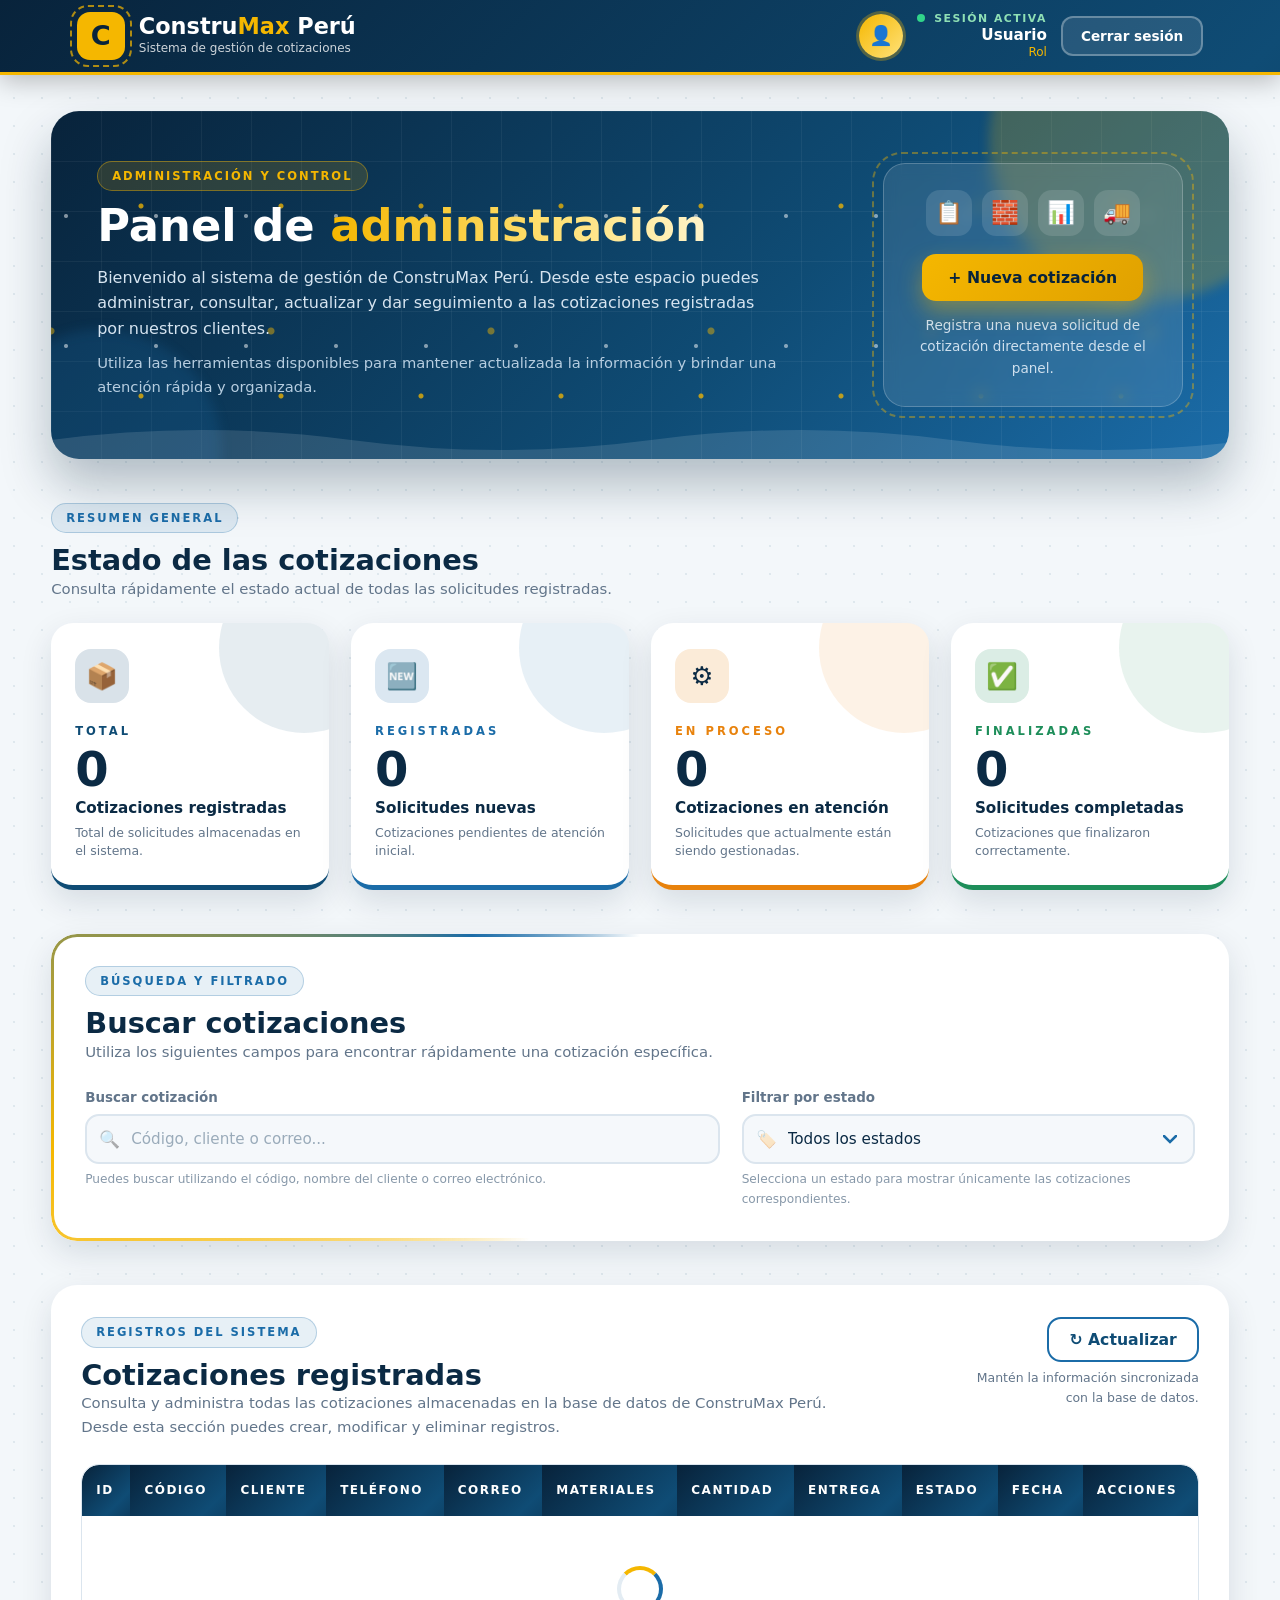
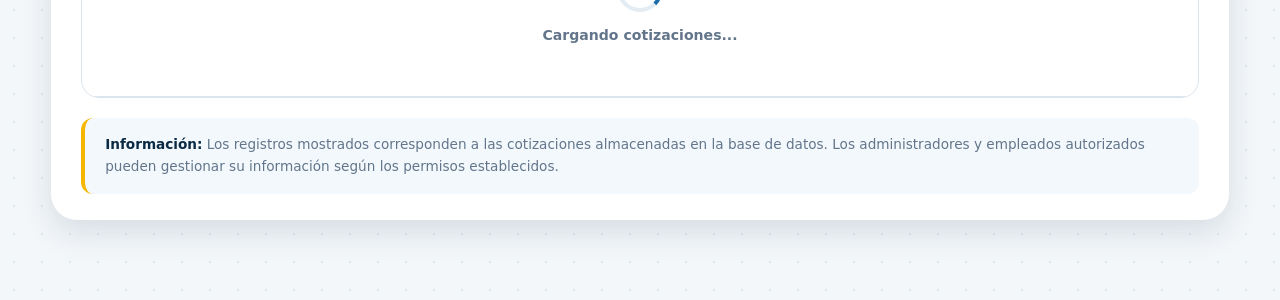
<file: html/panel.html>
<!DOCTYPE html>
<html lang="es">

<head>
    <meta charset="UTF-8">
    <meta name="viewport" content="width=device-width, initial-scale=1.0">
    <meta name="description" content="Panel de administración de ConstruMax Perú para la gestión y seguimiento de cotizaciones de clientes.">
    <title>Panel de administración - ConstruMax Perú</title>

    <link rel="stylesheet" href="../css/panel.css">
</head>

<body>

    <!-- =====================================================
         ENCABEZADO DEL PANEL
    ====================================================== -->
    <header class="encabezado-panel">

        <div class="logo">
            <div class="logo-icono">C</div>
            <div>
                <h1>Constru<em>Max</em> Perú</h1>
                <p>Sistema de gestión de cotizaciones</p>
            </div>
        </div>

        <div class="usuario-panel">

            <div class="avatar" id="avatar-usuario" aria-hidden="true">👤</div>

            <div class="informacion-usuario">
                <span class="etiqueta-usuario"><i class="punto-vivo"></i> Sesión activa</span>
                <span id="nombre-usuario">Usuario</span>
                <span id="rol-usuario">Rol</span>
            </div>

            <button id="btn-cerrar-sesion" type="button">Cerrar sesión</button>

        </div>

    </header>


    <!-- =====================================================
         CONTENIDO PRINCIPAL
    ====================================================== -->
    <main class="contenedor-panel">

        <!-- ================= BIENVENIDA ================= -->
        <section class="bienvenida-panel">

            <div class="forma forma-1"></div>
            <div class="forma forma-2"></div>

            <div class="bienvenida-texto">
                <span class="etiqueta-seccion">ADMINISTRACIÓN Y CONTROL</span>
                <h2>Panel de <em>administración</em></h2>
                <p>
                    Bienvenido al sistema de gestión de ConstruMax Perú.
                    Desde este espacio puedes administrar, consultar,
                    actualizar y dar seguimiento a las cotizaciones
                    registradas por nuestros clientes.
                </p>
                <p class="texto-secundario">
                    Utiliza las herramientas disponibles para mantener
                    actualizada la información y brindar una atención
                    rápida y organizada.
                </p>
            </div>

            <div class="bienvenida-accion">
                <div class="adorno" aria-hidden="true">
                    <span>📋</span><span>🧱</span><span>📊</span><span>🚚</span>
                </div>
                <button id="btn-nueva-cotizacion" class="btn-principal" type="button">
                    + Nueva cotización
                </button>
                <p>Registra una nueva solicitud de cotización directamente desde el panel.</p>
            </div>

        </section>


        <!-- ================= MENSAJES ================= -->
        <div id="mensaje-panel" class="mensaje" role="status" aria-live="polite"></div>


        <!-- ================= ESTADÍSTICAS ================= -->
        <section class="seccion-estadisticas">

            <div class="encabezado-seccion">
                <div>
                    <span class="etiqueta-seccion">RESUMEN GENERAL</span>
                    <h2>Estado de las cotizaciones</h2>
                    <p>Consulta rápidamente el estado actual de todas las solicitudes registradas.</p>
                </div>
            </div>

            <div class="estadisticas">

                <div class="tarjeta-estadistica t-total" style="--i:0">
                    <div class="estadistica-icono">📦</div>
                    <div class="estadistica-contenido">
                        <span class="estadistica-etiqueta">TOTAL</span>
                        <h3 id="total-cotizaciones">0</h3>
                        <p>Cotizaciones registradas</p>
                        <small>Total de solicitudes almacenadas en el sistema.</small>
                    </div>
                </div>

                <div class="tarjeta-estadistica t-registradas" style="--i:1">
                    <div class="estadistica-icono">🆕</div>
                    <div class="estadistica-contenido">
                        <span class="estadistica-etiqueta">REGISTRADAS</span>
                        <h3 id="total-registradas">0</h3>
                        <p>Solicitudes nuevas</p>
                        <small>Cotizaciones pendientes de atención inicial.</small>
                    </div>
                </div>

                <div class="tarjeta-estadistica t-proceso" style="--i:2">
                    <div class="estadistica-icono">⚙️</div>
                    <div class="estadistica-contenido">
                        <span class="estadistica-etiqueta">EN PROCESO</span>
                        <h3 id="total-proceso">0</h3>
                        <p>Cotizaciones en atención</p>
                        <small>Solicitudes que actualmente están siendo gestionadas.</small>
                    </div>
                </div>

                <div class="tarjeta-estadistica t-finalizadas" style="--i:3">
                    <div class="estadistica-icono">✅</div>
                    <div class="estadistica-contenido">
                        <span class="estadistica-etiqueta">FINALIZADAS</span>
                        <h3 id="total-finalizadas">0</h3>
                        <p>Solicitudes completadas</p>
                        <small>Cotizaciones que finalizaron correctamente.</small>
                    </div>
                </div>

            </div>

        </section>


        <!-- ================= FILTROS ================= -->
        <section class="filtros-panel">

            <div class="filtros-introduccion">
                <span class="etiqueta-seccion">BÚSQUEDA Y FILTRADO</span>
                <h2>Buscar cotizaciones</h2>
                <p>Utiliza los siguientes campos para encontrar rápidamente una cotización específica.</p>
            </div>

            <div class="campos-filtros">

                <div class="campo-filtro">
                    <label for="buscar-cotizacion">Buscar cotización</label>
                    <div class="caja">
                        <span class="icono">🔍</span>
                        <input type="text" id="buscar-cotizacion" placeholder="Código, cliente o correo...">
                    </div>
                    <small>Puedes buscar utilizando el código, nombre del cliente o correo electrónico.</small>
                </div>

                <div class="campo-filtro">
                    <label for="filtro-estado">Filtrar por estado</label>
                    <div class="caja">
                        <span class="icono">🏷️</span>
                        <select id="filtro-estado">
                            <option value="">Todos los estados</option>
                            <option value="registrado">Registrado</option>
                            <option value="en proceso">En proceso</option>
                            <option value="finalizado">Finalizado</option>
                            <option value="cancelado">Cancelado</option>
                        </select>
                    </div>
                    <small>Selecciona un estado para mostrar únicamente las cotizaciones correspondientes.</small>
                </div>

            </div>

        </section>


        <!-- ================= TABLA ================= -->
        <section class="tabla-panel">

            <div class="titulo-tabla">

                <div>
                    <span class="etiqueta-seccion">REGISTROS DEL SISTEMA</span>
                    <h2>Cotizaciones registradas</h2>
                    <p>
                        Consulta y administra todas las cotizaciones
                        almacenadas en la base de datos de ConstruMax Perú.
                        Desde esta sección puedes crear, modificar
                        y eliminar registros.
                    </p>
                </div>

                <div class="accion-tabla">
                    <button id="btn-recargar" class="btn-secundario" type="button">↻ Actualizar</button>
                    <span>Mantén la información sincronizada con la base de datos.</span>
                </div>

            </div>

            <div class="tabla-responsive">
                <table>
                    <thead>
                        <tr>
                            <th>ID</th>
                            <th>Código</th>
                            <th>Cliente</th>
                            <th>Teléfono</th>
                            <th>Correo</th>
                            <th>Materiales</th>
                            <th>Cantidad</th>
                            <th>Entrega</th>
                            <th>Estado</th>
                            <th>Fecha</th>
                            <th>Acciones</th>
                        </tr>
                    </thead>

                    <tbody id="tabla-cotizaciones">
                        <tr>
                            <td colspan="11" class="cargando">Cargando cotizaciones...</td>
                        </tr>
                    </tbody>
                </table>
            </div>

            <div class="informacion-tabla">
                <p>
                    <strong>Información:</strong>
                    Los registros mostrados corresponden a las
                    cotizaciones almacenadas en la base de datos.
                    Los administradores y empleados autorizados
                    pueden gestionar su información según los
                    permisos establecidos.
                </p>
            </div>

        </section>

    </main>


    <!-- =====================================================
         MODAL CREAR / EDITAR
    ====================================================== -->
    <div id="modal-cotizacion" class="modal oculto">

        <div class="modal-contenido">

            <div class="modal-cabecera">
                <div>
                    <span class="etiqueta-seccion">GESTIÓN DE COTIZACIÓN</span>
                    <h2 id="titulo-modal">Nueva cotización</h2>
                    <p>Completa correctamente los datos solicitados para registrar o actualizar una cotización.</p>
                </div>

                <button id="btn-cerrar-modal" class="btn-cerrar" type="button" aria-label="Cerrar ventana">×</button>
            </div>

            <div class="ayuda-formulario">
                <p>
                    Los campos marcados como obligatorios deben
                    completarse antes de guardar la información.
                    Verifica los datos del cliente y del proyecto
                    antes de confirmar el registro.
                </p>
            </div>

            <form id="form-cotizacion">

                <input type="hidden" id="cotizacion-id">

                <div class="form-grid">

                    <div class="campo" style="--i:0">
                        <label for="codigo">Código de seguimiento</label>
                        <input type="text" id="codigo" placeholder="Ej. COD-12345678" required>
                        <small>Identificador utilizado para realizar el seguimiento de la cotización.</small>
                    </div>

                    <div class="campo" style="--i:1">
                        <label for="nombre">Nombre del cliente</label>
                        <input type="text" id="nombre" placeholder="Nombre completo" required>
                    </div>

                    <div class="campo" style="--i:2">
                        <label for="telefono">Teléfono</label>
                        <input type="text" id="telefono" placeholder="Número de teléfono" required>
                    </div>

                    <div class="campo" style="--i:3">
                        <label for="correo">Correo electrónico</label>
                        <input type="email" id="correo" placeholder="correo@ejemplo.com" required>
                    </div>

                    <div class="campo campo-completo" style="--i:4">
                        <label for="direccion">Dirección del proyecto</label>
                        <input type="text" id="direccion" placeholder="Dirección donde se realizará el proyecto">
                    </div>

                    <div class="campo" style="--i:5">
                        <label for="cantidad-estimada">Cantidad estimada</label>
                        <input type="text" id="cantidad-estimada" placeholder="Ej. 100 bolsas" required>
                    </div>

                    <div class="campo" style="--i:6">
                        <label for="entrega">Tipo de entrega</label>
                        <select id="entrega" required>
                            <option value="">Seleccionar tipo de entrega</option>
                            <option value="tienda">Recojo en tienda</option>
                            <option value="delivery">Delivery</option>
                        </select>
                    </div>

                    <div class="campo" style="--i:7">
                        <label for="estado">Estado de la cotización</label>
                        <select id="estado" required>
                            <option value="registrado">Registrado</option>
                            <option value="en proceso">En proceso</option>
                            <option value="finalizado">Finalizado</option>
                            <option value="cancelado">Cancelado</option>
                        </select>
                    </div>

                    <div class="campo campo-completo" style="--i:8">
                        <label for="materiales">Materiales solicitados</label>
                        <textarea id="materiales" rows="3" placeholder="Indica los materiales solicitados por el cliente" required></textarea>
                    </div>

                    <div class="campo campo-completo" style="--i:9">
                        <label for="observaciones">Observaciones adicionales</label>
                        <textarea id="observaciones" rows="3" placeholder="Agrega información adicional relacionada con la solicitud"></textarea>
                    </div>

                </div>

                <div id="mensaje-formulario" class="mensaje"></div>

                <div class="acciones-formulario">
                    <button type="button" id="btn-cancelar-modal" class="btn-cancelar">Cancelar</button>
                    <button type="submit" id="btn-guardar" class="btn-principal">Guardar cotización</button>
                </div>

            </form>

        </div>

    </div>


    <!-- =====================================================
         JAVASCRIPT
    ====================================================== -->
    <script type="module" src="../java/panel.js"></script>

    <!-- Efectos visuales (no afecta tu lógica): contadores animados y cierre con ESC -->
    <script>
        (() => {
            const ids = ["total-cotizaciones", "total-registradas", "total-proceso", "total-finalizadas"];

            const contar = (el, hasta) => {
                const desde = parseInt(el.dataset.valor || "0", 10);
                if (desde === hasta) return;
                el.dataset.valor = hasta;
                const inicio = performance.now(), dur = 900;
                const paso = (t) => {
                    const p = Math.min((t - inicio) / dur, 1);
                    const ease = 1 - Math.pow(1 - p, 3);
                    obs.disconnect();
                    el.textContent = Math.round(desde + (hasta - desde) * ease);
                    ids.forEach(i => obs.observe(document.getElementById(i), { childList: true, characterData: true, subtree: true }));
                    if (p < 1) requestAnimationFrame(paso);
                };
                el.classList.remove("cambio"); void el.offsetWidth; el.classList.add("cambio");
                requestAnimationFrame(paso);
            };

            const obs = new MutationObserver((muts) => {
                muts.forEach((m) => {
                    const el = m.target.nodeType === 3 ? m.target.parentElement : m.target;
                    if (!el || !ids.includes(el.id)) return;
                    const n = parseInt(el.textContent, 10);
                    if (!isNaN(n)) contar(el, n);
                });
            });
            ids.forEach(i => obs.observe(document.getElementById(i), { childList: true, characterData: true, subtree: true }));

            // Cerrar modal con ESC
            document.addEventListener("keydown", (e) => {
                if (e.key === "Escape") {
                    const b = document.getElementById("btn-cerrar-modal");
                    if (!document.getElementById("modal-cotizacion").classList.contains("oculto")) b.click();
                }
            });

            // Inicial del usuario en el avatar
            const nombre = document.getElementById("nombre-usuario");
            const avatar = document.getElementById("avatar-usuario");
            new MutationObserver(() => {
                const t = nombre.textContent.trim();
                if (t && t !== "Usuario") avatar.textContent = t[0].toUpperCase();
            }).observe(nombre, { childList: true, characterData: true, subtree: true });
        })();
    </script>

</body>

</html>
</file>
<file: css/style.css>
/* =====================================================
   CONSTRUMAX PERÚ - style.css  (versión animada a full)
   ===================================================== */

@property --ang {
  syntax: "<angle>";
  inherits: false;
  initial-value: 0deg;
}

:root {
  --azul-oscuro: #08233b;
  --azul: #0f4c75;
  --azul-claro: #1b6ca8;
  --amarillo: #f5b700;
  --amarillo-oscuro: #e0a100;
  --fondo: #f3f7fa;
  --blanco: #ffffff;
  --texto: #0b2a44;
  --gris: #62758a;
  --borde: #dbe5ee;
  --sombra: 0 12px 32px rgba(8, 35, 59, .12);
}

* { margin: 0; padding: 0; box-sizing: border-box; }
html { scroll-behavior: smooth; }

body {
  font-family: "Segoe UI", system-ui, sans-serif;
  color: var(--texto);
  line-height: 1.6;
  overflow-x: hidden;
  background-color: var(--fondo);
  background-image: radial-gradient(rgba(15, 76, 117, .09) 1.5px, transparent 1.5px);
  background-size: 28px 28px;
  animation: puntosMover 30s linear infinite;
}
@keyframes puntosMover { to { background-position: 28px 28px; } }

a { text-decoration: none; color: inherit; }
ul { list-style: none; }
section { position: relative; }
::selection { background: var(--amarillo); color: var(--azul-oscuro); }
:focus-visible { outline: 3px solid var(--amarillo); outline-offset: 3px; }

::-webkit-scrollbar { width: 12px; }
::-webkit-scrollbar-track { background: #e3ecf3; }
::-webkit-scrollbar-thumb {
  background: linear-gradient(var(--azul-claro), var(--azul));
  border-radius: 10px;
  border: 2px solid #e3ecf3;
}
::-webkit-scrollbar-thumb:hover { background: var(--amarillo); }

/* =====================================================
   PANTALLA DE CARGA (solo CSS, desaparece sola)
   ===================================================== */
body::before {
  content: "";
  position: fixed; inset: 0;
  z-index: 9999;
  background:
    repeating-linear-gradient(-45deg, rgba(255,255,255,.03) 0 20px, transparent 20px 40px),
    linear-gradient(135deg, var(--azul-oscuro), var(--azul));
  animation: cargaFondo 2.4s ease forwards;
  pointer-events: none;
}
body::after {
  content: "C";
  position: fixed;
  top: 50%; left: 50%;
  z-index: 10000;
  width: 100px; height: 100px;
  margin: -50px 0 0 -50px;
  display: grid; place-items: center;
  font-size: 3.4rem; font-weight: 800;
  color: var(--azul-oscuro);
  background: var(--amarillo);
  border-radius: 26px;
  animation: cargaLogo 2.4s ease forwards;
  pointer-events: none;
}
@keyframes cargaFondo {
  0%, 70% { opacity: 1; visibility: visible; }
  100%    { opacity: 0; visibility: hidden; }
}
@keyframes cargaLogo {
  0%   { transform: scale(0) rotate(-180deg); opacity: 0; }
  25%  { transform: scale(1.1) rotate(0); opacity: 1; box-shadow: 0 0 0 0 rgba(245, 183, 0, .6); }
  60%  { transform: scale(1); box-shadow: 0 0 0 40px rgba(245, 183, 0, 0); }
  75%  { transform: scale(1.15); opacity: 1; }
  100% { transform: scale(6); opacity: 0; visibility: hidden; }
}

/* ---------- Elementos comunes ---------- */
.etiqueta {
  display: inline-block;
  padding: 6px 14px;
  font-size: .75rem;
  font-weight: 700;
  letter-spacing: 2px;
  color: var(--azul);
  background: rgba(245, 183, 0, .25);
  border-radius: 50px;
  margin-bottom: 16px;
  animation: etiquetaLatido 3s ease-in-out infinite;
}
@keyframes etiquetaLatido {
  0%, 100% { box-shadow: 0 0 0 0 rgba(245, 183, 0, .5); }
  50%      { box-shadow: 0 0 0 8px rgba(245, 183, 0, 0); }
}

.titulo-seccion { text-align: center; max-width: 680px; margin: 0 auto 50px; }
.titulo-seccion h2 { font-size: 2.2rem; line-height: 1.2; margin-bottom: 12px; position: relative; display: inline-block; }
.titulo-seccion h2::after {          /* subrayado que se dibuja */
  content: "";
  position: absolute; left: 10%; bottom: -8px;
  width: 80%; height: 4px;
  background: linear-gradient(90deg, transparent, var(--amarillo), transparent);
  border-radius: 4px;
  transform-origin: center;
  animation: subrayado 3.5s ease-in-out infinite;
}
@keyframes subrayado {
  0%, 100% { transform: scaleX(.3); opacity: .5; }
  50%      { transform: scaleX(1); opacity: 1; }
}
.titulo-seccion p { color: var(--gris); margin-top: 8px; }

/* ---------- Botones ---------- */
.boton-principal,
.boton-secundario,
.boton-cotizacion,
.boton-llamada-secundario {
  position: relative;
  overflow: hidden;
  display: inline-block;
  padding: 14px 28px;
  font-weight: 700;
  border-radius: 12px;
  transition: transform .25s, box-shadow .25s, background .25s, letter-spacing .25s;
}
.boton-principal:hover,
.boton-secundario:hover,
.boton-cotizacion:hover,
.boton-llamada-secundario:hover { transform: translateY(-5px); letter-spacing: .5px; }
.boton-principal:active,
.boton-secundario:active,
.boton-cotizacion:active,
.boton-llamada-secundario:active { transform: scale(.94); }

.boton-principal,
.boton-cotizacion {
  color: var(--azul-oscuro);
  background: linear-gradient(135deg, var(--amarillo), var(--amarillo-oscuro));
  box-shadow: 0 10px 24px rgba(245, 183, 0, .4);
  animation: botonLatido 2.6s ease-in-out infinite;
}
@keyframes botonLatido {
  0%, 100% { box-shadow: 0 10px 24px rgba(245, 183, 0, .4), 0 0 0 0 rgba(245, 183, 0, .5); }
  50%      { box-shadow: 0 10px 24px rgba(245, 183, 0, .4), 0 0 0 12px rgba(245, 183, 0, 0); }
}
.boton-principal::after,
.boton-cotizacion::after {
  content: "";
  position: absolute;
  top: 0; left: -80%;
  width: 50%; height: 100%;
  background: linear-gradient(100deg, transparent, rgba(255,255,255,.6), transparent);
  transform: skewX(-20deg);
  animation: brillo 3.4s ease-in-out infinite;
}
.boton-principal:hover,
.boton-cotizacion:hover { box-shadow: 0 16px 32px rgba(245, 183, 0, .6); }

.boton-secundario,
.boton-llamada-secundario {
  color: #fff;
  border: 2px solid rgba(255, 255, 255, .55);
}
.boton-secundario:hover,
.boton-llamada-secundario:hover { background: rgba(255, 255, 255, .18); border-color: #fff; }

@keyframes brillo {
  0%, 60% { left: -80%; }
  100%    { left: 140%; }
}

/* =====================================================
   ENCABEZADO Y MENÚ
   ===================================================== */
header {
  position: sticky;
  top: 0;
  z-index: 100;
  display: flex;
  align-items: center;
  justify-content: space-between;
  flex-wrap: wrap;
  padding: 0 6%;
  background: linear-gradient(135deg, var(--azul-oscuro), var(--azul), var(--azul-oscuro));
  background-size: 200% 100%;
  border-bottom: 3px solid var(--amarillo);
  box-shadow: 0 6px 24px rgba(0, 0, 0, .25);
  animation: headerFlujo 12s ease-in-out infinite alternate, bajarHeader .8s 2s cubic-bezier(.2,.8,.2,1) backwards;
}
@keyframes headerFlujo { to { background-position: 100% 0; } }
@keyframes bajarHeader { from { transform: translateY(-100%); } }

/* Barra de progreso de lectura (Chrome / Edge) */
@supports (animation-timeline: scroll()) {
  header::after {
    content: "";
    position: absolute;
    left: 0; bottom: -3px;
    width: 100%; height: 4px;
    background: linear-gradient(90deg, #fff, var(--amarillo), #ffe27a);
    transform-origin: left;
    transform: scaleX(0);
    animation: progreso linear both;
    animation-timeline: scroll(root);
  }
  @keyframes progreso { to { transform: scaleX(1); } }
}

.logo { display: flex; align-items: center; gap: 14px; padding: 12px 0; color: #fff; }
.logo-icono {
  position: relative;
  width: 48px; height: 48px;
  display: grid; place-items: center;
  font-size: 1.7rem; font-weight: 800;
  color: var(--azul-oscuro);
  background: var(--amarillo);
  border-radius: 13px;
  animation: latido 2.8s ease-in-out infinite;
}
.logo-icono::after {
  content: "";
  position: absolute; inset: -7px;
  border: 2px dashed rgba(245, 183, 0, .7);
  border-radius: 18px;
  animation: girar 9s linear infinite;
}
@keyframes girar { to { transform: rotate(360deg); } }
.logo h1 { font-size: 1.4rem; line-height: 1.1; }
.logo h1 em { font-style: normal; color: var(--amarillo); }
.logo p { font-size: .75rem; opacity: .8; }

@keyframes latido {
  0%, 100% { transform: scale(1) rotate(0); box-shadow: 0 0 0 0 rgba(245, 183, 0, .5); }
  50%      { transform: scale(1.07) rotate(-4deg); box-shadow: 0 0 0 12px rgba(245, 183, 0, 0); }
}

.menu ul { display: flex; align-items: center; gap: 6px; }
.menu li { animation: menuEntra .6s cubic-bezier(.2,.8,.2,1) backwards; }
.menu li:nth-child(1) { animation-delay: 2.1s; }
.menu li:nth-child(2) { animation-delay: 2.2s; }
.menu li:nth-child(3) { animation-delay: 2.3s; }
.menu li:nth-child(4) { animation-delay: 2.4s; }
.menu li:nth-child(5) { animation-delay: 2.5s; }
.menu li:nth-child(6) { animation-delay: 2.6s; }
@keyframes menuEntra { from { opacity: 0; transform: translateY(-20px); } }

.menu a {
  position: relative;
  display: block;
  padding: 10px 16px;
  color: #dbe8f3;
  font-weight: 600;
  font-size: .92rem;
  border-radius: 10px;
  transition: color .25s, transform .25s;
}
.menu a::after {
  content: "";
  position: absolute;
  left: 50%; bottom: 4px;
  width: 0; height: 3px;
  background: var(--amarillo);
  border-radius: 3px;
  transition: width .3s, left .3s;
}
.menu a:hover { transform: translateY(-3px); }
.menu a:hover, .menu a.activo { color: #fff; }
.menu a:hover::after, .menu a.activo::after { width: 60%; left: 20%; }

.menu .menu-login {
  margin-left: 8px;
  color: var(--azul-oscuro);
  background: var(--amarillo);
  animation: botonLatido 2.6s ease-in-out infinite;
}
.menu .menu-login:hover { background: #ffc61f; color: var(--azul-oscuro); }
.menu .menu-login::after { display: none; }

.menu-toggle, .menu-boton { display: none; }

/* =====================================================
   BARRA INFORMATIVA
   ===================================================== */
.barra-informativa {
  display: grid;
  grid-template-columns: repeat(4, 1fr);
  background: linear-gradient(90deg, var(--amarillo), #ffd54a, var(--amarillo));
  background-size: 200% 100%;
  color: var(--azul-oscuro);
  font-weight: 700;
  font-size: .88rem;
  animation: brilloBarra 6s linear infinite;
}
@keyframes brilloBarra { to { background-position: 200% 0; } }
.barra-item {
  display: flex; align-items: center; justify-content: center; gap: 10px;
  padding: 12px 8px;
  transition: background .3s, transform .3s;
}
.barra-item:hover { background: var(--amarillo-oscuro); transform: scale(1.05); }
.barra-item b { font-size: 1.2rem; animation: saltito 2.4s ease-in-out infinite; }
.barra-item:nth-child(2) b { animation-delay: .3s; }
.barra-item:nth-child(3) b { animation-delay: .6s; }
.barra-item:nth-child(4) b { animation-delay: .9s; }

@keyframes saltito {
  0%, 70%, 100% { transform: translateY(0); }
  35%           { transform: translateY(-7px) rotate(-8deg); }
}

/* =====================================================
   HERO
   ===================================================== */
.inicio {
  display: grid;
  grid-template-columns: 1.15fr 1fr;
  align-items: center;
  gap: 50px;
  padding: 90px 6% 140px;
  color: #fff;
  overflow: hidden;
  background:
    linear-gradient(rgba(255,255,255,.05) 1px, transparent 1px) 0 0 / 50px 50px,
    linear-gradient(90deg, rgba(255,255,255,.05) 1px, transparent 1px) 0 0 / 50px 50px,
    linear-gradient(135deg, var(--azul-oscuro), var(--azul) 60%, var(--azul-claro));
  animation: moverFondo 25s linear infinite;
}
@keyframes moverFondo { to { background-position: 50px 50px, 50px 50px, 0 0; } }

/* Partículas que suben */
.inicio::before {
  content: "";
  position: absolute; inset: 0;
  z-index: 1;
  background-image:
    radial-gradient(circle, rgba(245, 183, 0, .75) 2px, transparent 3px),
    radial-gradient(circle, rgba(255, 255, 255, .5) 1.5px, transparent 2.5px),
    radial-gradient(circle, rgba(245, 183, 0, .45) 3px, transparent 4px);
  background-size: 140px 190px, 90px 130px, 220px 260px;
  background-position: 20px 0, 60px 40px, 110px 90px;
  animation: particulas 14s linear infinite;
  pointer-events: none;
}
@keyframes particulas { to { background-position: 20px -190px, 60px -170px, 110px -260px; } }

/* Ola animada al final */
.inicio::after {
  content: "";
  position: absolute;
  left: 0; bottom: -1px;
  width: 100%; height: 60px;
  z-index: 3;
  background: url("data:image/svg+xml,%3Csvg xmlns='http://www.w3.org/2000/svg' viewBox='0 0 1200 60' preserveAspectRatio='none'%3E%3Cpath d='M0 30 Q150 0 300 30 T600 30 T900 30 T1200 30 V60 H0Z' fill='%23f3f7fa'/%3E%3C/svg%3E") repeat-x;
  background-size: 1200px 60px;
  animation: ola 9s linear infinite;
}
@keyframes ola { to { background-position-x: 1200px; } }

.forma { position: absolute; border-radius: 50%; opacity: .25; filter: blur(6px); }
.forma-1 {
  width: 380px; height: 380px; top: -120px; right: -100px;
  background: var(--amarillo);
  animation: flotar 9s ease-in-out infinite;
}
.forma-2 {
  width: 300px; height: 300px; bottom: -120px; left: -80px;
  background: var(--azul-claro);
  animation: flotar 11s ease-in-out infinite reverse;
}
@keyframes flotar {
  0%, 100% { transform: translate(0, 0) scale(1); }
  50%      { transform: translate(30px, 40px) scale(1.1); }
}

.inicio-contenido { position: relative; z-index: 2; }
.inicio-contenido > * { animation: subirSuave .8s cubic-bezier(.2,.8,.2,1) backwards; }
.inicio-contenido > :nth-child(1) { animation-delay: 2.1s; }
.inicio-contenido > :nth-child(2) { animation-delay: 2.25s; }
.inicio-contenido > :nth-child(3) { animation-delay: 2.4s; }
.inicio-contenido > :nth-child(4) { animation-delay: 2.55s; }
.inicio-contenido > :nth-child(5) { animation-delay: 2.7s; }
.inicio-contenido > :nth-child(6) { animation-delay: 2.85s; }
@keyframes subirSuave { from { opacity: 0; transform: translateY(40px); } }

.inicio .etiqueta { color: var(--amarillo); background: rgba(245, 183, 0, .15); border: 1px solid rgba(245, 183, 0, .4); }
.inicio h2 { font-size: 3.1rem; line-height: 1.12; margin-bottom: 20px; }
.inicio h2 em {
  font-style: normal;
  background: linear-gradient(90deg, var(--amarillo), #ffe27a, #fff, #ffe27a, var(--amarillo));
  background-size: 250% auto;
  -webkit-background-clip: text;
  background-clip: text;
  color: transparent;
  animation: brilloTexto 4s linear infinite;
}
@keyframes brilloTexto { to { background-position: 250% center; } }

.inicio p { color: #d6e4f0; margin-bottom: 14px; max-width: 560px; }
.inicio strong { color: var(--amarillo); }

.botones { display: flex; flex-wrap: wrap; gap: 16px; margin: 28px 0 40px; }

.confianza { display: flex; flex-wrap: wrap; gap: 28px; }
.confianza div {
  padding-left: 14px;
  border-left: 3px solid var(--amarillo);
  display: flex; flex-direction: column;
  transition: transform .3s, border-left-width .3s;
}
.confianza div:hover { transform: translateX(8px); border-left-width: 8px; }
.confianza strong { color: #fff; }
.confianza span { font-size: .82rem; color: #b9cde0; }

/* Tarjeta de la derecha */
.inicio-imagen { position: relative; z-index: 2; animation: entrarDer .9s 2.3s cubic-bezier(.2,.8,.2,1) backwards; }
@keyframes entrarDer { from { opacity: 0; transform: translateX(60px) scale(.95); } }

.inicio-imagen::before, .inicio-imagen::after {   /* herramientas flotando */
  position: absolute;
  z-index: 4;
  font-size: 2.4rem;
  filter: drop-shadow(0 8px 10px rgba(0, 0, 0, .35));
  animation: deriva 6s ease-in-out infinite;
}
.inicio-imagen::before { content: "🔨"; top: -26px; right: -10px; }
.inicio-imagen::after  { content: "🧱"; bottom: -22px; left: -12px; animation-delay: 2s; }
@keyframes deriva {
  0%, 100% { transform: translateY(0) rotate(0); }
  50%      { transform: translateY(-16px) rotate(14deg); }
}

.imagen-construccion {
  position: relative;
  padding: 40px 34px;
  text-align: center;
  background: rgba(255, 255, 255, .08);
  backdrop-filter: blur(10px);
  border-radius: 26px;
  box-shadow: 0 30px 60px rgba(0, 0, 0, .35);
  animation: flotarTarjeta 6s ease-in-out infinite;
}
.imagen-construccion::before {       /* borde de color que gira */
  content: "";
  position: absolute; inset: 0;
  padding: 3px;
  border-radius: 26px;
  background: conic-gradient(from var(--ang), rgba(255,255,255,.18) 0 45%, var(--amarillo), rgba(255,255,255,.18) 65%);
  -webkit-mask: linear-gradient(#000 0 0) content-box, linear-gradient(#000 0 0);
  -webkit-mask-composite: xor;
          mask: linear-gradient(#000 0 0) content-box exclude, linear-gradient(#000 0 0);
  animation: giroBorde 5s linear infinite;
  pointer-events: none;
}
@keyframes giroBorde { to { --ang: 360deg; } }
@keyframes flotarTarjeta {
  0%, 100% { transform: translateY(0) rotate(0); }
  50%      { transform: translateY(-16px) rotate(.6deg); }
}

.icono-grande {
  width: 110px; height: 110px;
  margin: 0 auto 18px;
  display: grid; place-items: center;
  font-size: 3.4rem;
  background: rgba(245, 183, 0, .2);
  border: 2px dashed var(--amarillo);
  border-radius: 50%;
  animation: girar 18s linear infinite;
}

.tarjeta-etiqueta { font-size: .72rem; font-weight: 700; letter-spacing: 2px; color: var(--amarillo); }
.imagen-construccion h3 { font-size: 2rem; margin: 6px 0; }
.imagen-construccion p { color: #cfe0ee; font-size: .92rem; }

.mini-datos { display: grid; grid-template-columns: repeat(3, 1fr); gap: 12px; margin-top: 24px; }
.mini-datos div {
  padding: 12px 6px;
  background: rgba(255, 255, 255, .1);
  border-radius: 12px;
  display: flex; flex-direction: column;
  transition: transform .3s, background .3s;
}
.mini-datos div:hover { transform: translateY(-6px) scale(1.06); background: rgba(245, 183, 0, .28); }
.mini-datos strong { color: var(--amarillo); font-size: 1.3rem; }
.mini-datos span { font-size: .78rem; }

@keyframes entrarIzq { from { opacity: 0; transform: translateX(-50px); } }

/* =====================================================
   ESTADÍSTICAS
   ===================================================== */
.estadisticas {
  display: grid;
  grid-template-columns: repeat(4, 1fr);
  gap: 20px;
  width: min(1100px, 88%);
  margin: -80px auto 0;
  z-index: 5;
}
.estadistica {
  position: relative;
  overflow: hidden;
  display: flex; flex-direction: column; align-items: center;
  padding: 28px 12px;
  background: var(--blanco);
  border-radius: 18px;
  box-shadow: var(--sombra);
  transition: transform .35s cubic-bezier(.3,1.5,.5,1), box-shadow .35s;
}
.estadistica::before {               /* línea inferior que corre */
  content: "";
  position: absolute; left: 0; bottom: 0;
  width: 100%; height: 4px;
  background: linear-gradient(90deg, var(--amarillo), var(--azul-claro), var(--amarillo));
  background-size: 200% 100%;
  animation: barra 3s linear infinite;
}
.estadistica::after {                /* destello al pasar el mouse */
  content: "";
  position: absolute; top: 0; left: -80%;
  width: 45%; height: 100%;
  background: linear-gradient(100deg, transparent, rgba(245,183,0,.3), transparent);
  transform: skewX(-20deg);
}
.estadistica:hover { transform: translateY(-10px) scale(1.04); box-shadow: 0 22px 44px rgba(8, 35, 59, .22); }
.estadistica:hover::after { left: 140%; transition: left .8s; }
@keyframes barra { to { background-position: 200% 0; } }

.estadistica-numero {
  font-size: 2.5rem; font-weight: 800; line-height: 1.1;
  background: linear-gradient(90deg, var(--azul), var(--azul-claro), #35a0e6, var(--azul-claro), var(--azul));
  background-size: 250% auto;
  -webkit-background-clip: text; background-clip: text;
  color: transparent;
  animation: brilloTexto 5s linear infinite;
}
.estadistica:nth-child(2) .estadistica-numero { animation-delay: -1s; }
.estadistica:nth-child(3) .estadistica-numero { animation-delay: -2s; }
.estadistica:nth-child(4) .estadistica-numero { animation-delay: -3s; }
.estadistica-texto { font-size: .85rem; color: var(--gris); text-align: center; }

/* =====================================================
   SECCIONES
   ===================================================== */
.categorias, .nosotros, .proceso, .servicios { padding: 90px 6% 20px; }

/* ---------- Categorías ---------- */
.categorias-contenedor {
  display: grid;
  grid-template-columns: repeat(auto-fit, minmax(230px, 1fr));
  gap: 24px;
  max-width: 1200px;
  margin: 0 auto;
}
.categoria {
  position: relative;
  padding: 34px 26px;
  background: var(--blanco);
  border-radius: 20px;
  border: 1px solid var(--borde);
  overflow: hidden;
  transition: transform .4s cubic-bezier(.2,.8,.2,1), box-shadow .4s, border-color .4s;
}
.categoria::before {
  content: "";
  position: absolute;
  left: 0; bottom: 0;
  width: 100%; height: 0;
  background: linear-gradient(0deg, rgba(245,183,0,.18), transparent);
  transition: height .45s;
}
.categoria::after {                  /* borde de color que gira */
  content: "";
  position: absolute; inset: 0;
  padding: 3px;
  border-radius: 20px;
  background: conic-gradient(from var(--ang), transparent 0 55%, var(--amarillo), var(--azul-claro), transparent);
  -webkit-mask: linear-gradient(#000 0 0) content-box, linear-gradient(#000 0 0);
  -webkit-mask-composite: xor;
          mask: linear-gradient(#000 0 0) content-box exclude, linear-gradient(#000 0 0);
  opacity: 0;
  transition: opacity .4s;
  pointer-events: none;
}
.categoria:hover { transform: translateY(-12px) perspective(900px) rotateX(2deg); box-shadow: 0 26px 48px rgba(8, 35, 59, .2); border-color: transparent; }
.categoria:hover::before { height: 100%; }
.categoria:hover::after { opacity: 1; animation: giroBorde 3s linear infinite; }

.categoria-icono {
  position: relative;
  width: 64px; height: 64px;
  display: grid; place-items: center;
  font-size: 2rem;
  background: rgba(15, 76, 117, .1);
  border-radius: 16px;
  margin-bottom: 18px;
  animation: balanceo 3.4s ease-in-out infinite;
  transition: background .4s;
}
.categoria:nth-child(2) .categoria-icono { animation-delay: .4s; }
.categoria:nth-child(3) .categoria-icono { animation-delay: .8s; }
.categoria:nth-child(4) .categoria-icono { animation-delay: 1.2s; }
.categoria:hover .categoria-icono { background: var(--amarillo); animation-duration: .8s; }
@keyframes balanceo { 0%, 100% { transform: rotate(-9deg); } 50% { transform: rotate(9deg) scale(1.1); } }

.categoria-numero {
  position: absolute; top: 18px; right: 22px;
  font-size: 2.6rem; font-weight: 800;
  color: rgba(15, 76, 117, .08);
  transition: transform .5s, color .5s;
}
.categoria:hover .categoria-numero { transform: scale(1.5) rotate(-8deg); color: rgba(245, 183, 0, .35); }
.categoria h3 { font-size: 1.15rem; margin-bottom: 10px; position: relative; transition: color .3s; }
.categoria:hover h3 { color: var(--azul-claro); }
.categoria p { color: var(--gris); font-size: .92rem; margin-bottom: 16px; position: relative; }
.categoria a { position: relative; display: inline-block; font-weight: 700; color: var(--azul-claro); transition: transform .3s, color .3s; }
.categoria a:hover { color: var(--azul); transform: translateX(8px); }

/* ---------- Beneficios ---------- */
.beneficios {
  display: grid;
  grid-template-columns: repeat(auto-fit, minmax(230px, 1fr));
  gap: 24px;
  max-width: 1200px;
  margin: 0 auto;
}
.beneficio {
  position: relative;
  overflow: hidden;
  padding: 30px 24px;
  text-align: center;
  background: var(--blanco);
  border-radius: 20px;
  box-shadow: 0 6px 20px rgba(8, 35, 59, .07);
  transition: transform .4s cubic-bezier(.3,1.5,.5,1), box-shadow .4s;
}
.beneficio::before {                 /* círculo que crece desde el ícono */
  content: "";
  position: absolute;
  top: 55px; left: 50%;
  width: 20px; height: 20px;
  margin-left: -10px;
  background: rgba(245, 183, 0, .12);
  border-radius: 50%;
  transition: transform .6s;
}
.beneficio:hover { transform: translateY(-10px); box-shadow: var(--sombra); }
.beneficio:hover::before { transform: scale(26); }
.beneficio > * { position: relative; }

.beneficio-icono {
  position: relative;
  width: 66px; height: 66px;
  margin: 0 auto 16px;
  display: grid; place-items: center;
  font-size: 1.6rem; font-weight: 800;
  color: var(--azul-oscuro);
  background: linear-gradient(135deg, var(--amarillo), var(--amarillo-oscuro));
  border-radius: 50%;
  animation: pulso 2.8s ease-in-out infinite;
}
.beneficio-icono::after {            /* anillo punteado que gira */
  content: "";
  position: absolute; inset: -9px;
  border: 2px dashed rgba(245, 183, 0, .7);
  border-radius: 50%;
  animation: girar 10s linear infinite;
}
@keyframes pulso {
  0%, 100% { box-shadow: 0 0 0 0 rgba(245, 183, 0, .5); }
  50%      { box-shadow: 0 0 0 14px rgba(245, 183, 0, 0); }
}
.beneficio h3 { margin-bottom: 8px; font-size: 1.1rem; }
.beneficio p { font-size: .9rem; color: var(--gris); }

/* ---------- Proceso ---------- */
.proceso-contenedor {
  display: flex;
  align-items: stretch;
  justify-content: center;
  gap: 14px;
  max-width: 1200px;
  margin: 0 auto;
}
.paso {
  position: relative;
  flex: 1;
  padding: 34px 22px 26px;
  text-align: center;
  background: var(--blanco);
  border: 1px solid var(--borde);
  border-radius: 20px;
  transition: transform .4s cubic-bezier(.3,1.5,.5,1), box-shadow .4s, border-color .4s;
}
.paso:hover { transform: translateY(-10px); box-shadow: var(--sombra); border-color: var(--amarillo); }
.paso-numero {
  position: absolute; top: -16px; left: 50%;
  transform: translateX(-50%);
  padding: 4px 16px;
  font-weight: 800; font-size: .9rem;
  color: var(--azul-oscuro);
  background: var(--amarillo);
  border-radius: 50px;
  animation: numeroRebote 2.6s ease-in-out infinite;
}
.paso:nth-child(3) .paso-numero { animation-delay: .3s; }
.paso:nth-child(5) .paso-numero { animation-delay: .6s; }
.paso:nth-child(7) .paso-numero { animation-delay: .9s; }
@keyframes numeroRebote {
  0%, 100% { transform: translateX(-50%) translateY(0); }
  50%      { transform: translateX(-50%) translateY(-6px); }
}
.paso-icono { font-size: 2.4rem; margin-bottom: 8px; display: inline-block; animation: saltito 3s ease-in-out infinite; transition: transform .4s; }
.paso:nth-child(3) .paso-icono { animation-delay: .4s; }
.paso:nth-child(5) .paso-icono { animation-delay: .8s; }
.paso:nth-child(7) .paso-icono { animation-delay: 1.2s; }
.paso:hover .paso-icono { transform: scale(1.3) rotate(10deg); }
.paso h3 { margin-bottom: 8px; }
.paso p { font-size: .88rem; color: var(--gris); }

.paso-flecha {
  align-self: center;
  font-size: 2rem; font-weight: 800;
  color: var(--amarillo-oscuro);
  animation: flechaMover 1.6s ease-in-out infinite;
}
@keyframes flechaMover {
  0%, 100% { transform: translateX(0); opacity: .6; }
  50%      { transform: translateX(10px); opacity: 1; }
}

/* ---------- Servicios ---------- */
.servicios { padding-bottom: 90px; }
.servicios-contenedor {
  display: grid;
  grid-template-columns: repeat(auto-fit, minmax(260px, 1fr));
  gap: 26px;
  max-width: 1100px;
  margin: 0 auto;
}
.servicio {
  position: relative;
  overflow: hidden;
  padding: 38px 28px;
  text-align: center;
  color: #fff;
  background: linear-gradient(145deg, var(--azul-oscuro), var(--azul));
  border-radius: 22px;
  border-top: 4px solid var(--amarillo);
  transition: transform .4s cubic-bezier(.3,1.5,.5,1), box-shadow .4s;
}
.servicio::before {                  /* destello que cruza */
  content: "";
  position: absolute; top: 0; left: -80%;
  width: 45%; height: 100%;
  background: linear-gradient(100deg, transparent, rgba(255,255,255,.18), transparent);
  transform: skewX(-20deg);
  animation: brillo 5s ease-in-out infinite;
}
.servicio:nth-child(2)::before { animation-delay: 1.2s; }
.servicio:nth-child(3)::before { animation-delay: 2.4s; }
.servicio:hover { transform: translateY(-12px) scale(1.03); box-shadow: 0 28px 50px rgba(8, 35, 59, .4); }
.servicio-icono { font-size: 2.8rem; margin-bottom: 12px; display: inline-block; animation: saltito 3s ease-in-out infinite; }
.servicio:nth-child(2) .servicio-icono { animation-delay: .5s; }
.servicio:nth-child(3) .servicio-icono { animation-delay: 1s; }
.servicio h3 { margin-bottom: 8px; color: var(--amarillo); }
.servicio p { font-size: .92rem; color: #cfe0ee; }

/* ---------- Información ---------- */
.informacion {
  display: grid;
  grid-template-columns: 1.3fr 1fr;
  gap: 50px;
  align-items: center;
  padding: 80px 6%;
  background: linear-gradient(135deg, #e8f0f6, #f4f8fb, #e8f0f6);
  background-size: 200% 200%;
  animation: fondoSuave 10s ease-in-out infinite alternate;
}
@keyframes fondoSuave { to { background-position: 100% 100%; } }

.informacion h2 { font-size: 2.2rem; line-height: 1.2; margin-bottom: 14px; }
.informacion-contenido > p { color: var(--gris); margin-bottom: 26px; }
.informacion-datos { display: grid; gap: 14px; }
.dato {
  display: flex; align-items: center; gap: 16px;
  padding: 14px 18px;
  background: var(--blanco);
  border-radius: 14px;
  border-left: 0 solid var(--amarillo);
  transition: transform .35s, box-shadow .35s, border-left-width .35s;
}
.dato:hover { transform: translateX(12px); box-shadow: var(--sombra); border-left-width: 6px; }
.dato > span {
  width: 48px; height: 48px;
  display: grid; place-items: center;
  font-size: 1.5rem;
  background: rgba(245, 183, 0, .25);
  border-radius: 12px;
  animation: balanceo 3.2s ease-in-out infinite;
}
.dato:nth-child(2) > span { animation-delay: .5s; }
.dato:nth-child(3) > span { animation-delay: 1s; }
.dato p { font-size: .88rem; color: var(--gris); }

.informacion-card {
  position: relative;
  display: flex; flex-direction: column; align-items: flex-start; gap: 10px;
  padding: 40px 34px;
  color: #fff;
  background: linear-gradient(145deg, var(--azul-oscuro), var(--azul-claro));
  border-radius: 24px;
  box-shadow: 0 24px 50px rgba(8, 35, 59, .35);
  animation: flotarTarjeta 7s ease-in-out infinite;
}
.informacion-card::before {
  content: "";
  position: absolute; inset: 0;
  padding: 3px;
  border-radius: 24px;
  background: conic-gradient(from var(--ang), transparent 0 55%, var(--amarillo), transparent);
  -webkit-mask: linear-gradient(#000 0 0) content-box, linear-gradient(#000 0 0);
  -webkit-mask-composite: xor;
          mask: linear-gradient(#000 0 0) content-box exclude, linear-gradient(#000 0 0);
  animation: giroBorde 4s linear infinite;
  pointer-events: none;
}
.informacion-card span { color: var(--amarillo); font-weight: 700; letter-spacing: 1px; }
.informacion-card strong { font-size: 1.6rem; line-height: 1.25; margin-bottom: 10px; }

/* ---------- Llamado a la acción ---------- */
.llamada {
  display: flex;
  align-items: center;
  justify-content: space-between;
  flex-wrap: wrap;
  gap: 24px;
  padding: 60px 6%;
  color: #fff;
  overflow: hidden;
  background:
    repeating-linear-gradient(-45deg, rgba(255,255,255,.04) 0 20px, transparent 20px 40px),
    linear-gradient(135deg, var(--azul-oscuro), var(--azul));
  background-size: 56px 56px, 100% 100%;
  animation: franja 3s linear infinite;
}
.llamada::before {                   /* resplandor amarillo que se mueve */
  content: "";
  position: absolute;
  width: 320px; height: 320px;
  top: -140px; right: 8%;
  background: radial-gradient(circle, rgba(245, 183, 0, .45), transparent 70%);
  animation: flotar 8s ease-in-out infinite;
  pointer-events: none;
}
.llamada > * { position: relative; }
@keyframes franja { to { background-position: 56px 0, 0 0; } }
.llamada-etiqueta { font-size: .78rem; font-weight: 700; letter-spacing: 3px; color: var(--amarillo); }
.llamada h2 { font-size: 2.1rem; margin: 6px 0; }
.llamada p { color: #cfe0ee; max-width: 520px; }
.llamada-botones { display: flex; flex-wrap: wrap; gap: 14px; }

/* =====================================================
   FOOTER
   ===================================================== */
footer { background: #051a2d; color: #b9cde0; }
footer::before {
  content: "";
  display: block;
  height: 8px;
  background: repeating-linear-gradient(-45deg, var(--amarillo) 0 14px, #051a2d 14px 28px);
  background-size: 40px 100%;
  animation: franjaFooter 1.2s linear infinite;
}
@keyframes franjaFooter { to { background-position: 40px 0; } }

.footer-contenido {
  display: grid;
  grid-template-columns: 1.4fr 1fr 1fr 1.2fr;
  gap: 36px;
  padding: 60px 6% 40px;
}
.footer-columna { display: flex; flex-direction: column; gap: 8px; font-size: .9rem; }
.footer-columna h3 { color: #fff; font-size: 1.3rem; animation: luzTitulo 4s ease-in-out infinite; }
@keyframes luzTitulo { 0%, 100% { text-shadow: 0 0 0 transparent; } 50% { text-shadow: 0 0 20px rgba(245, 183, 0, .7); } }
.footer-columna h4 { color: var(--amarillo); margin-bottom: 4px; }
.footer-columna a { transition: color .25s, transform .25s; width: fit-content; }
.footer-columna a:hover { color: var(--amarillo); transform: translateX(8px); }
.footer-login {
  margin-top: 6px;
  padding: 10px 18px;
  color: var(--azul-oscuro);
  background: var(--amarillo);
  border-radius: 10px;
  font-weight: 700;
  animation: botonLatido 2.6s ease-in-out infinite;
}
.footer-columna a.footer-login:hover { color: var(--azul-oscuro); background: #ffc61f; transform: translateX(8px) scale(1.05); }

.autor {
  display: flex; flex-wrap: wrap; justify-content: space-between; gap: 8px;
  padding: 20px 6%;
  font-size: .82rem;
  border-top: 1px solid rgba(255, 255, 255, .1);
}
.autor span { color: var(--amarillo); }

/* =====================================================
   EFECTOS AL HACER SCROLL (solo CSS, Chrome / Edge)
   Usan translate / scale para no pelear con el hover
   ===================================================== */
@supports (animation-timeline: view()) {

  .titulo-seccion, .categoria, .beneficio, .paso, .servicio,
  .dato, .estadistica, .informacion-contenido > h2, .informacion-contenido > p,
  .footer-columna, .llamada > div {
    animation: revelar linear both;
    animation-timeline: view();
    animation-range: entry 0% entry 40%;
  }

  /* Aparecen desde los lados */
  .categoria:nth-child(odd), .paso:nth-child(odd), .dato:nth-child(odd) {
    animation-name: revelarIzq;
  }
  .categoria:nth-child(even), .paso:nth-child(even), .dato:nth-child(even) {
    animation-name: revelarDer;
  }
  .servicio:nth-child(2) { animation-name: revelarGrande; }

  /* Las formas del hero se mueven más lento que el scroll */
  .forma {
    animation: flotar 9s ease-in-out infinite, paralaje linear both;
    animation-timeline: auto, scroll(root);
    animation-range: normal, 0 700px;
  }
  .forma-2 { animation-duration: 11s, auto; animation-direction: reverse, normal; }
  .inicio-imagen { animation: entrarDer .9s 2.3s cubic-bezier(.2,.8,.2,1) backwards; }

  @keyframes paralaje { to { translate: 0 160px; } }
}
@keyframes revelar      { from { opacity: 0; translate: 0 60px; scale: .94; } to { opacity: 1; translate: 0 0; scale: 1; } }
@keyframes revelarIzq   { from { opacity: 0; translate: -70px 30px; scale: .94; } to { opacity: 1; translate: 0 0; scale: 1; } }
@keyframes revelarDer   { from { opacity: 0; translate: 70px 30px; scale: .94; } to { opacity: 1; translate: 0 0; scale: 1; } }
@keyframes revelarGrande { from { opacity: 0; translate: 0 80px; scale: .8; } to { opacity: 1; translate: 0 0; scale: 1; } }

/* =====================================================
   RESPONSIVE
   ===================================================== */
@media (max-width: 980px) {
  .inicio, .informacion { grid-template-columns: 1fr; }
  .inicio h2 { font-size: 2.3rem; }
  .estadisticas { grid-template-columns: repeat(2, 1fr); }
  .barra-informativa { grid-template-columns: repeat(2, 1fr); }
  .proceso-contenedor { flex-direction: column; }
  .paso-flecha { transform: rotate(90deg); animation: none; text-align: center; }
  .footer-contenido { grid-template-columns: 1fr 1fr; }
}

@media (max-width: 760px) {
  header { padding: 0 5%; }
  .menu-boton {
    display: block;
    font-size: 1.8rem;
    color: #fff;
    cursor: pointer;
    padding: 6px 10px;
  }
  .menu { display: none; width: 100%; padding-bottom: 14px; }
  .menu ul { flex-direction: column; align-items: stretch; }
  .menu-toggle:checked ~ .menu { display: block; animation: entrarIzq .4s both; }
}

@media (max-width: 560px) {
  .footer-contenido { grid-template-columns: 1fr; }
  .estadisticas { margin-top: -60px; }
  .titulo-seccion h2 { font-size: 1.7rem; }
}

/* Respeta a quien prefiere menos movimiento */
@media (prefers-reduced-motion: reduce) {
  *, *::before, *::after { animation: none !important; transition: none !important; }
  body::before, body::after { display: none !important; }
}
</file>
<file: css/actualizar.css>
/* =====================================================
   ACTUALIZAR COTIZACIÓN - CONSTRUMAX PERÚ  (animada a full)
   ===================================================== */

@property --ang {
  syntax: "<angle>";
  inherits: false;
  initial-value: 0deg;
}

:root {
  --azul-oscuro: #08233b;
  --azul: #0f4c75;
  --azul-claro: #1b6ca8;
  --amarillo: #f5b700;
  --amarillo-oscuro: #e0a100;
  --fondo: #f3f7fa;
  --blanco: #ffffff;
  --texto: #0b2a44;
  --gris: #62758a;
  --borde: #dbe5ee;
  --verde: #1e8e5a;
  --rojo: #d64545;
  --sombra: 0 12px 32px rgba(8, 35, 59, .12);
}

* { margin: 0; padding: 0; box-sizing: border-box; }
html { scroll-behavior: smooth; }

body {
  font-family: "Segoe UI", system-ui, sans-serif;
  color: var(--texto);
  line-height: 1.6;
  overflow-x: hidden;
  background-color: var(--fondo);
  background-image: radial-gradient(rgba(15, 76, 117, .09) 1.5px, transparent 1.5px);
  background-size: 28px 28px;
  animation: puntosMover 30s linear infinite;
}
@keyframes puntosMover { to { background-position: 28px 28px; } }

a { text-decoration: none; color: inherit; }
ul { list-style: none; }
::selection { background: var(--amarillo); color: var(--azul-oscuro); }
:focus-visible { outline: 3px solid var(--amarillo); outline-offset: 3px; }

::-webkit-scrollbar { width: 12px; }
::-webkit-scrollbar-track { background: #e3ecf3; }
::-webkit-scrollbar-thumb {
  background: linear-gradient(var(--azul-claro), var(--azul));
  border-radius: 10px;
  border: 2px solid #e3ecf3;
}
::-webkit-scrollbar-thumb:hover { background: var(--amarillo); }

@keyframes girar { to { transform: rotate(360deg); } }
@keyframes subirSuave { from { opacity: 0; transform: translateY(40px); } }
@keyframes flotar {
  0%, 100% { transform: translate(0, 0) scale(1); }
  50%      { transform: translate(30px, 40px) scale(1.1); }
}

/* =====================================================
   PANTALLA DE CARGA
   ===================================================== */
body::before {
  content: "";
  position: fixed; inset: 0;
  z-index: 9999;
  background:
    repeating-linear-gradient(-45deg, rgba(255,255,255,.03) 0 20px, transparent 20px 40px),
    linear-gradient(135deg, var(--azul-oscuro), var(--azul));
  animation: cargaFondo 2.4s ease forwards;
  pointer-events: none;
}
body::after {
  content: "C";
  position: fixed;
  top: 50%; left: 50%;
  z-index: 10000;
  width: 100px; height: 100px;
  margin: -50px 0 0 -50px;
  display: grid; place-items: center;
  font-size: 3.4rem; font-weight: 800;
  color: var(--azul-oscuro);
  background: var(--amarillo);
  border-radius: 26px;
  animation: cargaLogo 2.4s ease forwards;
  pointer-events: none;
}
@keyframes cargaFondo {
  0%, 70% { opacity: 1; visibility: visible; }
  100%    { opacity: 0; visibility: hidden; }
}
@keyframes cargaLogo {
  0%   { transform: scale(0) rotate(-180deg); opacity: 0; }
  25%  { transform: scale(1.1) rotate(0); opacity: 1; box-shadow: 0 0 0 0 rgba(245, 183, 0, .6); }
  60%  { transform: scale(1); box-shadow: 0 0 0 40px rgba(245, 183, 0, 0); }
  75%  { transform: scale(1.15); opacity: 1; }
  100% { transform: scale(6); opacity: 0; visibility: hidden; }
}

/* =====================================================
   ENCABEZADO Y MENÚ
   ===================================================== */
header {
  position: sticky;
  top: 0;
  z-index: 100;
  display: flex;
  align-items: center;
  justify-content: space-between;
  flex-wrap: wrap;
  padding: 0 6%;
  background: linear-gradient(135deg, var(--azul-oscuro), var(--azul), var(--azul-oscuro));
  background-size: 200% 100%;
  border-bottom: 3px solid var(--amarillo);
  box-shadow: 0 6px 24px rgba(0, 0, 0, .25);
  animation: headerFlujo 12s ease-in-out infinite alternate, bajarHeader .8s 2s cubic-bezier(.2,.8,.2,1) backwards;
}
@keyframes headerFlujo { to { background-position: 100% 0; } }
@keyframes bajarHeader { from { transform: translateY(-100%); } }

@supports (animation-timeline: scroll()) {
  header::after {
    content: "";
    position: absolute;
    left: 0; bottom: -3px;
    width: 100%; height: 4px;
    background: linear-gradient(90deg, #fff, var(--amarillo), #ffe27a);
    transform-origin: left;
    transform: scaleX(0);
    animation: progreso linear both;
    animation-timeline: scroll(root);
  }
  @keyframes progreso { to { transform: scaleX(1); } }
}

.logo { display: flex; align-items: center; gap: 14px; padding: 12px 0; color: #fff; }
.logo-icono {
  position: relative;
  width: 48px; height: 48px;
  display: grid; place-items: center;
  font-size: 1.7rem; font-weight: 800;
  color: var(--azul-oscuro);
  background: var(--amarillo);
  border-radius: 13px;
  animation: latido 2.8s ease-in-out infinite;
}
.logo-icono::after {
  content: "";
  position: absolute; inset: -7px;
  border: 2px dashed rgba(245, 183, 0, .7);
  border-radius: 18px;
  animation: girar 9s linear infinite;
}
.logo h1 { font-size: 1.4rem; line-height: 1.1; }
.logo h1 em { font-style: normal; color: var(--amarillo); }
.logo p { font-size: .75rem; opacity: .8; }
@keyframes latido {
  0%, 100% { transform: scale(1) rotate(0); box-shadow: 0 0 0 0 rgba(245, 183, 0, .5); }
  50%      { transform: scale(1.07) rotate(-4deg); box-shadow: 0 0 0 12px rgba(245, 183, 0, 0); }
}

.menu ul { display: flex; align-items: center; gap: 4px; }
.menu li { animation: menuEntra .6s cubic-bezier(.2,.8,.2,1) backwards; }
.menu li:nth-child(1) { animation-delay: 2.1s; }
.menu li:nth-child(2) { animation-delay: 2.2s; }
.menu li:nth-child(3) { animation-delay: 2.3s; }
.menu li:nth-child(4) { animation-delay: 2.4s; }
.menu li:nth-child(5) { animation-delay: 2.5s; }
.menu li:nth-child(6) { animation-delay: 2.6s; }
@keyframes menuEntra { from { opacity: 0; transform: translateY(-20px); } }

.menu a {
  position: relative;
  display: block;
  padding: 10px 14px;
  color: #dbe8f3;
  font-weight: 600;
  font-size: .9rem;
  border-radius: 10px;
  transition: color .25s, transform .25s;
}
.menu a::after {
  content: "";
  position: absolute;
  left: 50%; bottom: 4px;
  width: 0; height: 3px;
  background: var(--amarillo);
  border-radius: 3px;
  transition: width .3s, left .3s;
}
.menu a:hover { transform: translateY(-3px); }
.menu a:hover, .menu a.activo { color: #fff; }
.menu a:hover::after, .menu a.activo::after { width: 60%; left: 20%; }

.menu-toggle, .menu-boton { display: none; }

/* =====================================================
   TÍTULO (HERO)
   ===================================================== */
.titulo {
  position: relative;
  display: flex;
  align-items: center;
  justify-content: space-between;
  gap: 30px;
  padding: 70px 6% 100px;
  color: #fff;
  overflow: hidden;
  background:
    linear-gradient(rgba(255,255,255,.05) 1px, transparent 1px) 0 0 / 50px 50px,
    linear-gradient(90deg, rgba(255,255,255,.05) 1px, transparent 1px) 0 0 / 50px 50px,
    linear-gradient(135deg, var(--azul-oscuro), var(--azul) 60%, var(--azul-claro));
  animation: moverFondo 25s linear infinite;
}
@keyframes moverFondo { to { background-position: 50px 50px, 50px 50px, 0 0; } }

.titulo::before {
  content: "";
  position: absolute; inset: 0;
  z-index: 1;
  background-image:
    radial-gradient(circle, rgba(245, 183, 0, .75) 2px, transparent 3px),
    radial-gradient(circle, rgba(255, 255, 255, .5) 1.5px, transparent 2.5px),
    radial-gradient(circle, rgba(245, 183, 0, .45) 3px, transparent 4px);
  background-size: 140px 190px, 90px 130px, 220px 260px;
  background-position: 20px 0, 60px 40px, 110px 90px;
  animation: particulas 14s linear infinite;
  pointer-events: none;
}
@keyframes particulas { to { background-position: 20px -190px, 60px -170px, 110px -260px; } }

.titulo::after {
  content: "";
  position: absolute;
  left: 0; bottom: -1px;
  width: 100%; height: 60px;
  z-index: 3;
  background: url("data:image/svg+xml,%3Csvg xmlns='http://www.w3.org/2000/svg' viewBox='0 0 1200 60' preserveAspectRatio='none'%3E%3Cpath d='M0 30 Q150 0 300 30 T600 30 T900 30 T1200 30 V60 H0Z' fill='%23f3f7fa'/%3E%3C/svg%3E") repeat-x;
  background-size: 1200px 60px;
  animation: ola 9s linear infinite;
}
@keyframes ola { to { background-position-x: 1200px; } }

.forma { position: absolute; border-radius: 50%; opacity: .25; filter: blur(6px); }
.forma-1 { width: 340px; height: 340px; top: -120px; right: -80px; background: var(--amarillo); animation: flotar 9s ease-in-out infinite; }
.forma-2 { width: 260px; height: 260px; bottom: -110px; left: -70px; background: var(--azul-claro); animation: flotar 11s ease-in-out infinite reverse; }

.titulo-texto { position: relative; z-index: 2; max-width: 640px; }
.titulo-texto > * { animation: subirSuave .8s cubic-bezier(.2,.8,.2,1) backwards; }
.titulo-texto > :nth-child(1) { animation-delay: 2.1s; }
.titulo-texto > :nth-child(2) { animation-delay: 2.25s; }
.titulo-texto > :nth-child(3) { animation-delay: 2.4s; }

.etiqueta {
  display: inline-block;
  padding: 6px 14px;
  font-size: .75rem; font-weight: 700; letter-spacing: 2px;
  color: var(--amarillo);
  background: rgba(245, 183, 0, .15);
  border: 1px solid rgba(245, 183, 0, .4);
  border-radius: 50px;
  margin-bottom: 16px;
}
.titulo h2 { font-size: 3.1rem; line-height: 1.1; margin-bottom: 12px; }
.titulo h2 em {
  font-style: normal;
  background: linear-gradient(90deg, var(--amarillo), #ffe27a, #fff, #ffe27a, var(--amarillo));
  background-size: 250% auto;
  -webkit-background-clip: text; background-clip: text;
  color: transparent;
  animation: brilloTexto 4s linear infinite;
}
@keyframes brilloTexto { to { background-position: 250% center; } }
.titulo p { color: #d6e4f0; max-width: 540px; }

.titulo-adorno { position: relative; z-index: 2; display: grid; grid-template-columns: 1fr 1fr; gap: 18px; }
.titulo-adorno::before {
  content: "";
  position: absolute; inset: -26px;
  border: 2px dashed rgba(245, 183, 0, .45);
  border-radius: 50%;
  animation: girar 20s linear infinite;
}
.titulo-adorno span {
  width: 86px; height: 86px;
  display: grid; place-items: center;
  font-size: 2.4rem;
  background: rgba(255, 255, 255, .1);
  border: 1px solid rgba(255, 255, 255, .22);
  border-radius: 22px;
  backdrop-filter: blur(6px);
  animation: deriva 6s ease-in-out infinite;
  transition: background .3s;
}
.titulo-adorno span:hover { background: rgba(245, 183, 0, .35); }
.titulo-adorno span:nth-child(2) { animation-delay: 1s; margin-top: 24px; }
.titulo-adorno span:nth-child(3) { animation-delay: 2s; }
.titulo-adorno span:nth-child(4) { animation-delay: 3s; margin-top: 24px; }
@keyframes deriva {
  0%, 100% { transform: translateY(0) rotate(0); }
  50%      { transform: translateY(-16px) rotate(8deg); }
}

/* =====================================================
   CONTENEDOR
   ===================================================== */
.contenedor-actualizar {
  display: grid;
  grid-template-columns: 1.55fr 1fr;
  gap: 32px;
  align-items: start;
  max-width: 1250px;
  margin: 0 auto;
  padding: 20px 5% 80px;
}

/* =====================================================
   FORMULARIO
   ===================================================== */
.formulario {
  position: relative;
  padding: 36px 34px 34px;
  background: var(--blanco);
  border-radius: 26px;
  box-shadow: var(--sombra);
  animation: tarjetaEntra .9s 2.6s cubic-bezier(.2,.8,.2,1) backwards;
}
.formulario::before {
  content: "";
  position: absolute; inset: 0;
  padding: 3px;
  border-radius: 26px;
  background: conic-gradient(from var(--ang), transparent 0 60%, var(--amarillo), var(--azul-claro), transparent);
  -webkit-mask: linear-gradient(#000 0 0) content-box, linear-gradient(#000 0 0);
  -webkit-mask-composite: xor;
          mask: linear-gradient(#000 0 0) content-box exclude, linear-gradient(#000 0 0);
  animation: giroBorde 6s linear infinite;
  pointer-events: none;
}
@keyframes giroBorde { to { --ang: 360deg; } }
@keyframes tarjetaEntra {
  from { opacity: 0; translate: 0 70px; scale: .95; }
  to   { opacity: 1; translate: 0 0; scale: 1; }
}

.formulario > h3 { font-size: 1.6rem; color: var(--texto); }
.descripcion-formulario { color: var(--gris); font-size: .92rem; margin: 6px 0 18px; }

/* Progreso */
.progreso-form { position: relative; margin-bottom: 26px; }
.progreso-form::before { content: ""; display: block; height: 8px; background: #e6edf3; border-radius: 8px; }
.progreso-barra {
  position: absolute; left: 0; top: 0;
  height: 8px; width: 0%;
  border-radius: 8px;
  background: linear-gradient(90deg, var(--amarillo), #ffe27a, var(--verde));
  background-size: 200% 100%;
  transition: width .6s cubic-bezier(.2,.8,.2,1);
  animation: brilloBarra 2.5s linear infinite;
}
@keyframes brilloBarra { to { background-position: 200% 0; } }
.progreso-form span { display: block; margin-top: 6px; font-size: .76rem; font-weight: 700; color: var(--gris); text-align: right; }

.fila { display: grid; grid-template-columns: 1fr 1fr; gap: 0 18px; }

/* Separadores de sección */
.separador {
  position: relative;
  display: flex; align-items: center; gap: 14px;
  margin: 8px 0 22px;
  font-size: .75rem; font-weight: 700; letter-spacing: 2px; text-transform: uppercase;
  color: var(--azul-claro);
  animation: subirSuave .6s cubic-bezier(.2,.8,.2,1) backwards;
  animation-delay: 3s;
}
.separador::before, .separador::after {
  content: "";
  flex: 1; height: 2px;
  background: repeating-linear-gradient(90deg, var(--borde) 0 8px, transparent 8px 14px);
  background-size: 14px 2px;
  animation: franjaSep 1s linear infinite;
}
@keyframes franjaSep { to { background-position: 14px 0; } }

/* ---------- Campos ---------- */
.campo {
  margin-bottom: 20px;
  animation: subirSuave .6s cubic-bezier(.2,.8,.2,1) backwards;
  animation-delay: calc(2.9s + var(--i, 0) * .08s);
}
.campo label {
  display: block;
  margin-bottom: 6px;
  font-size: .84rem;
  font-weight: 700;
  color: var(--gris);
  transition: color .3s, transform .3s;
}
.campo:focus-within label { color: var(--azul-claro); transform: translateX(6px); }

.caja { position: relative; }
.caja::after {
  content: "";
  position: absolute; left: 12px; right: 12px; bottom: 0;
  height: 3px;
  background: linear-gradient(90deg, var(--amarillo), var(--azul-claro));
  border-radius: 3px;
  transform: scaleX(0);
  transition: transform .4s cubic-bezier(.2,.8,.2,1);
  pointer-events: none;
}
.caja:focus-within::after { transform: scaleX(1); }

.caja .icono {
  position: absolute;
  left: 14px; top: 50%;
  z-index: 1;
  transform: translateY(-50%);
  font-size: 1.05rem;
  opacity: .5;
  pointer-events: none;
  transition: transform .35s cubic-bezier(.3,1.6,.5,1), opacity .3s;
}
.caja:focus-within .icono { opacity: 1; transform: translateY(-50%) scale(1.3) rotate(-12deg); }
.caja-texto .icono { top: 24px; }

.caja input, .caja select, .caja textarea {
  width: 100%;
  padding: 14px 14px 14px 44px;
  font-family: inherit;
  font-size: .95rem;
  color: var(--texto);
  background: #f5f8fb;
  border: 2px solid var(--borde);
  border-radius: 14px;
  outline: none;
  transition: border-color .3s, box-shadow .3s, background .3s, transform .3s;
}
.caja input::placeholder, .caja textarea::placeholder { color: #9aabba; transition: transform .3s, opacity .3s; }
.caja input:focus::placeholder, .caja textarea:focus::placeholder { transform: translateX(10px); opacity: .4; }
.caja input:hover, .caja select:hover, .caja textarea:hover { border-color: #b9cddd; }
.caja input:focus, .caja select:focus, .caja textarea:focus {
  background: #fff;
  border-color: var(--azul-claro);
  box-shadow: 0 0 0 5px rgba(27, 108, 168, .14), 0 10px 22px rgba(8, 35, 59, .08);
  transform: translateY(-2px);
}
.caja textarea { resize: vertical; min-height: 120px; }

.caja select {
  appearance: none;
  cursor: pointer;
  padding-right: 44px;
  background-image: url("data:image/svg+xml,%3Csvg xmlns='http://www.w3.org/2000/svg' width='14' height='9' viewBox='0 0 14 9'%3E%3Cpath d='M1 1l6 6 6-6' fill='none' stroke='%231b6ca8' stroke-width='2.5' stroke-linecap='round'/%3E%3C/svg%3E");
  background-repeat: no-repeat;
  background-position: right 16px center;
}

/* Validación visual */
.caja input:required:valid:not(:placeholder-shown):not([readonly]),
.caja select:required:valid { border-color: #8fd3b0; }
.caja input:invalid:not(:placeholder-shown):not(:focus) { border-color: var(--rojo); background: #fff6f6; }

/* Campos bloqueados (código y estado) */
.campo.bloqueado .caja input {
  font-weight: 700;
  color: var(--azul);
  cursor: not-allowed;
  background:
    repeating-linear-gradient(-45deg, rgba(27,108,168,.06) 0 10px, transparent 10px 20px),
    #eef4f9;
  background-size: 28px 28px, auto;
  animation: franjaCampo 2s linear infinite;
}
@keyframes franjaCampo { to { background-position: 28px 0, 0 0; } }
.campo.bloqueado .caja input:focus { transform: none; box-shadow: none; border-color: var(--borde); }
.campo.bloqueado .caja::after { display: none; }
.campo.bloqueado .caja::before {
  content: "🔒";
  position: absolute; right: 14px; top: 50%;
  z-index: 2;
  transform: translateY(-50%);
  font-size: .85rem;
  opacity: .6;
}
.campo.bloqueado .caja input { padding-right: 40px; }

/* ---------- Mensaje ---------- */
.mensaje { display: none; }
.mensaje:not(:empty) {
  display: block;
  position: relative;
  margin: 6px 0 22px;
  padding: 14px 20px 14px 52px;
  font-weight: 600; font-size: .92rem;
  color: var(--texto);
  background: #e8f1fa;
  border-left: 5px solid var(--azul-claro);
  border-radius: 14px;
  animation: mensajeEntra .6s cubic-bezier(.3,1.5,.5,1);
}
.mensaje:not(:empty)::before {
  content: "ℹ️";
  position: absolute; left: 18px; top: 50%;
  transform: translateY(-50%);
  font-size: 1.3rem;
  animation: saltito 2.5s ease-in-out infinite;
}
.mensaje.exito, .mensaje.ok, .mensaje.success, .mensaje.correcto { color: #0d5c38; background: #e6f6ee; border-left-color: var(--verde); }
.mensaje.exito::before, .mensaje.ok::before, .mensaje.success::before, .mensaje.correcto::before { content: "✅"; }
.mensaje.error, .mensaje.danger, .mensaje.fallo {
  color: #8c1f1f; background: #fdeaea; border-left-color: var(--rojo);
  animation: mensajeEntra .6s cubic-bezier(.3,1.5,.5,1), sacudirMsg .5s .3s;
}
.mensaje.error::before, .mensaje.danger::before, .mensaje.fallo::before { content: "⚠️"; }
@keyframes mensajeEntra { from { opacity: 0; transform: translateY(-24px) scale(.94); } }
@keyframes sacudirMsg { 25% { translate: -8px 0; } 50% { translate: 8px 0; } 75% { translate: -5px 0; } }
@keyframes saltito {
  0%, 70%, 100% { transform: translateY(-50%); }
  35%           { transform: translateY(calc(-50% - 6px)) rotate(-10deg); }
}

/* ---------- Botones ---------- */
.botones { display: flex; flex-wrap: wrap; gap: 14px; margin-top: 8px; animation: subirSuave .6s 3.9s backwards; }

.btn-principal, .btn-secundario {
  position: relative;
  overflow: hidden;
  display: inline-block;
  text-align: center;
  padding: 15px 28px;
  font-family: inherit;
  font-size: 1rem; font-weight: 700;
  border-radius: 14px;
  cursor: pointer;
  transition: transform .25s, box-shadow .25s, background .25s, color .25s, letter-spacing .25s;
}
.btn-principal {
  flex: 1;
  border: none;
  color: var(--azul-oscuro);
  background: linear-gradient(135deg, var(--amarillo), var(--amarillo-oscuro));
  box-shadow: 0 10px 22px rgba(245, 183, 0, .4);
  animation: botonPulso 2.6s ease-in-out infinite;
}
@keyframes botonPulso {
  0%, 100% { box-shadow: 0 10px 22px rgba(245, 183, 0, .4), 0 0 0 0 rgba(245, 183, 0, .5); }
  50%      { box-shadow: 0 10px 22px rgba(245, 183, 0, .4), 0 0 0 12px rgba(245, 183, 0, 0); }
}
.btn-principal::before { content: "💾 "; display: inline-block; transition: transform .35s; }
.btn-principal::after {
  content: "";
  position: absolute; top: 0; left: -80%;
  width: 50%; height: 100%;
  background: linear-gradient(90deg, transparent, rgba(255,255,255,.65), transparent);
  transform: skewX(-20deg);
  animation: brilloBoton 3.5s ease-in-out infinite;
}
@keyframes brilloBoton { 0%, 60% { left: -80%; } 100% { left: 140%; } }
.btn-principal:hover { transform: translateY(-5px); letter-spacing: .5px; box-shadow: 0 18px 32px rgba(245, 183, 0, .6); }
.btn-principal:hover::before { transform: rotate(-14deg) scale(1.3); }
.btn-principal:active, .btn-secundario:active { transform: scale(.94); }
.btn-principal:disabled { opacity: .65; cursor: wait; animation: none; }
.btn-principal:disabled::before { content: "⏳ "; animation: girar 1s linear infinite; }

.btn-secundario { color: var(--gris); background: transparent; border: 2px solid var(--borde); }
.btn-secundario:hover { color: #fff; background: var(--rojo); border-color: var(--rojo); transform: translateY(-4px); animation: sacudir .45s; }
@keyframes sacudir { 25% { rotate: -3deg; } 75% { rotate: 3deg; } }

/* =====================================================
   PANEL LATERAL
   ===================================================== */
.resumen {
  position: sticky;
  top: 100px;
  overflow: hidden;
  padding: 32px 28px;
  color: #fff;
  background: linear-gradient(160deg, var(--azul-oscuro), var(--azul) 70%, var(--azul-claro));
  border-radius: 26px;
  border-top: 5px solid var(--amarillo);
  box-shadow: 0 26px 50px rgba(8, 35, 59, .32);
  animation: tarjetaEntra .9s 2.8s cubic-bezier(.2,.8,.2,1) backwards;
}
.resumen > * { position: relative; z-index: 2; }

.aro { position: absolute !important; z-index: 1 !important; border-radius: 50%; pointer-events: none; }
.aro-1 { width: 220px; height: 220px; top: -90px; right: -70px; background: rgba(245, 183, 0, .22); animation: flotar 9s ease-in-out infinite; }
.aro-2 { width: 180px; height: 180px; bottom: -70px; left: -60px; border: 3px dashed rgba(255, 255, 255, .2); animation: girar 24s linear infinite; }

.resumen-superior { display: flex; align-items: center; justify-content: space-between; margin-bottom: 14px; }
.pequeno-titulo { font-size: .75rem; font-weight: 700; letter-spacing: 3px; color: var(--amarillo); }
.resumen-icono {
  width: 56px; height: 56px;
  display: grid; place-items: center;
  font-size: 1.8rem;
  background: rgba(245, 183, 0, .22);
  border: 2px dashed var(--amarillo);
  border-radius: 50%;
  animation: girarContenido 4s ease-in-out infinite;
}
@keyframes girarContenido { 0%, 100% { transform: rotate(0) scale(1); } 50% { transform: rotate(12deg) scale(1.12); } }

.resumen h3 { font-size: 1.35rem; line-height: 1.25; margin-bottom: 20px; }

.beneficio {
  padding: 14px 16px;
  margin-bottom: 12px;
  background: rgba(255, 255, 255, .08);
  border-left: 3px solid var(--amarillo);
  border-radius: 12px;
  animation: subirSuave .6s cubic-bezier(.2,.8,.2,1) backwards;
  transition: transform .35s, background .35s, border-left-width .35s;
}
.beneficio:nth-of-type(1) { animation-delay: 3.3s; }
.beneficio:nth-of-type(2) { animation-delay: 3.45s; }
.beneficio:nth-of-type(3) { animation-delay: 3.6s; }
.beneficio:hover { transform: translateX(10px); background: rgba(245, 183, 0, .2); border-left-width: 8px; }
.beneficio strong { display: block; color: var(--amarillo); font-size: .98rem; }
.beneficio p { font-size: .85rem; color: #cfe0ee; }

.contacto {
  margin-top: 22px;
  padding: 18px;
  background: rgba(255, 255, 255, .1);
  border: 1px solid rgba(255, 255, 255, .18);
  border-radius: 16px;
}
.contacto h4 { color: var(--amarillo); margin-bottom: 10px; }
.contacto p {
  position: relative;
  padding: 6px 0 6px 32px;
  font-size: .88rem;
  color: #e3eef7;
  transition: transform .3s;
}
.contacto p::before {
  position: absolute; left: 0; top: 50%;
  transform: translateY(-50%);
  font-size: 1.1rem;
  animation: saltito 3s ease-in-out infinite;
}
.contacto p:nth-of-type(1)::before { content: "📞"; }
.contacto p:nth-of-type(2)::before { content: "✉️"; animation-delay: .5s; }
.contacto p:nth-of-type(3)::before { content: "📍"; animation-delay: 1s; }
.contacto p:hover { transform: translateX(8px); }
.contacto strong { color: #fff; }

/* =====================================================
   FOOTER
   ===================================================== */
footer { background: #051a2d; color: #b9cde0; }
footer::before {
  content: "";
  display: block;
  height: 8px;
  background: repeating-linear-gradient(-45deg, var(--amarillo) 0 14px, #051a2d 14px 28px);
  background-size: 40px 100%;
  animation: franja 1.2s linear infinite;
}
@keyframes franja { to { background-position: 40px 0; } }
.footer-contenido { display: flex; flex-wrap: wrap; justify-content: space-between; gap: 20px; padding: 44px 6% 28px; }
.footer-contenido h3 { color: #fff; font-size: 1.3rem; animation: luzTitulo 4s ease-in-out infinite; }
@keyframes luzTitulo { 0%, 100% { text-shadow: 0 0 0 transparent; } 50% { text-shadow: 0 0 20px rgba(245, 183, 0, .7); } }
.footer-derecha { text-align: right; font-size: .9rem; }
.autor { padding: 18px 6%; font-size: .82rem; color: var(--amarillo); border-top: 1px solid rgba(255, 255, 255, .1); }

/* =====================================================
   EFECTOS AL HACER SCROLL (Chrome / Edge)
   ===================================================== */
@supports (animation-timeline: view()) {
  footer .footer-contenido {
    animation: revelar linear both;
    animation-timeline: view();
    animation-range: entry 0% entry 60%;
  }
  .forma {
    animation: flotar 9s ease-in-out infinite, paralaje linear both;
    animation-timeline: auto, scroll(root);
    animation-range: normal, 0 600px;
  }
  @keyframes paralaje { to { translate: 0 140px; } }
}
@keyframes revelar { from { opacity: 0; translate: 0 50px; } to { opacity: 1; translate: 0 0; } }

/* =====================================================
   RESPONSIVE
   ===================================================== */
@media (max-width: 980px) {
  .contenedor-actualizar { grid-template-columns: 1fr; }
  .resumen { position: relative; top: 0; }
  .titulo h2 { font-size: 2.3rem; }
  .titulo-adorno { display: none; }
}

@media (max-width: 760px) {
  header { padding: 0 5%; }
  .menu-boton { display: block; font-size: 1.8rem; color: #fff; cursor: pointer; padding: 6px 10px; }
  .menu { display: none; width: 100%; padding-bottom: 14px; }
  .menu ul { flex-direction: column; align-items: stretch; }
  .menu-toggle:checked ~ .menu { display: block; animation: menuEntra .4s both; }
  .fila { grid-template-columns: 1fr; }
  .formulario { padding: 28px 20px; }
  .footer-derecha { text-align: left; }
}

/* Respeta a quien prefiere menos movimiento */
@media (prefers-reduced-motion: reduce) {
  *, *::before, *::after { animation: none !important; transition: none !important; }
  body::before, body::after { display: none !important; }
}
</file>
<file: css/catalogo.css>
/* =====================================================
   CATÁLOGO - CONSTRUMAX PERÚ  (versión animada a full)
   ===================================================== */

@property --ang {
  syntax: "<angle>";
  inherits: false;
  initial-value: 0deg;
}

:root {
  --azul-oscuro: #08233b;
  --azul: #0f4c75;
  --azul-claro: #1b6ca8;
  --amarillo: #f5b700;
  --amarillo-oscuro: #e0a100;
  --fondo: #f3f7fa;
  --blanco: #ffffff;
  --texto: #0b2a44;
  --gris: #62758a;
  --borde: #dbe5ee;
  --verde: #1e8e5a;
  --rojo: #d64545;
  --sombra: 0 12px 32px rgba(8, 35, 59, .12);
}

* { margin: 0; padding: 0; box-sizing: border-box; }
html { scroll-behavior: smooth; }

body {
  font-family: "Segoe UI", system-ui, sans-serif;
  color: var(--texto);
  line-height: 1.6;
  overflow-x: hidden;
  background-color: var(--fondo);
  background-image: radial-gradient(rgba(15, 76, 117, .09) 1.5px, transparent 1.5px);
  background-size: 28px 28px;
  animation: puntosMover 30s linear infinite;
}
@keyframes puntosMover { to { background-position: 28px 28px; } }

a { text-decoration: none; color: inherit; }
ul { list-style: none; }
.radio { display: none; }
::selection { background: var(--amarillo); color: var(--azul-oscuro); }
:focus-visible { outline: 3px solid var(--amarillo); outline-offset: 3px; }

/* Barra de scroll personalizada */
::-webkit-scrollbar { width: 12px; }
::-webkit-scrollbar-track { background: #e3ecf3; }
::-webkit-scrollbar-thumb {
  background: linear-gradient(var(--azul-claro), var(--azul));
  border-radius: 10px;
  border: 2px solid #e3ecf3;
}
::-webkit-scrollbar-thumb:hover { background: var(--amarillo); }

/* =====================================================
   PANTALLA DE CARGA (solo CSS, desaparece sola)
   ===================================================== */
body::before {
  content: "";
  position: fixed; inset: 0;
  z-index: 9999;
  background:
    repeating-linear-gradient(-45deg, rgba(255,255,255,.03) 0 20px, transparent 20px 40px),
    linear-gradient(135deg, var(--azul-oscuro), var(--azul));
  animation: cargaFondo 2.4s ease forwards;
  pointer-events: none;
}
body::after {
  content: "C";
  position: fixed;
  top: 50%; left: 50%;
  z-index: 10000;
  width: 100px; height: 100px;
  margin: -50px 0 0 -50px;
  display: grid; place-items: center;
  font-size: 3.4rem; font-weight: 800;
  color: var(--azul-oscuro);
  background: var(--amarillo);
  border-radius: 26px;
  box-shadow: 0 0 0 0 rgba(245, 183, 0, .6);
  animation: cargaLogo 2.4s ease forwards;
  pointer-events: none;
}
@keyframes cargaFondo {
  0%, 70% { opacity: 1; visibility: visible; }
  100%    { opacity: 0; visibility: hidden; }
}
@keyframes cargaLogo {
  0%   { transform: scale(0) rotate(-180deg); opacity: 0; }
  25%  { transform: scale(1.1) rotate(0); opacity: 1; box-shadow: 0 0 0 0 rgba(245, 183, 0, .6); }
  60%  { transform: scale(1); box-shadow: 0 0 0 40px rgba(245, 183, 0, 0); }
  75%  { transform: scale(1.15); opacity: 1; }
  100% { transform: scale(6); opacity: 0; visibility: hidden; }
}

/* =====================================================
   ENCABEZADO Y MENÚ
   ===================================================== */
header {
  position: sticky;
  top: 0;
  z-index: 100;
  display: flex;
  align-items: center;
  justify-content: space-between;
  flex-wrap: wrap;
  padding: 0 6%;
  background: linear-gradient(135deg, var(--azul-oscuro), var(--azul), var(--azul-oscuro));
  background-size: 200% 100%;
  border-bottom: 3px solid var(--amarillo);
  box-shadow: 0 6px 24px rgba(0, 0, 0, .25);
  animation: headerFlujo 12s ease-in-out infinite alternate, bajarHeader .8s 2s cubic-bezier(.2,.8,.2,1) both;
}
@keyframes headerFlujo { to { background-position: 100% 0; } }
@keyframes bajarHeader { from { transform: translateY(-100%); } to { transform: none; } }

/* Barra de progreso de lectura (Chrome / Edge) */
@supports (animation-timeline: scroll()) {
  header::after {
    content: "";
    position: absolute;
    left: 0; bottom: -3px;
    width: 100%; height: 4px;
    background: linear-gradient(90deg, #fff, var(--amarillo), #ffe27a);
    transform-origin: left;
    transform: scaleX(0);
    animation: progreso linear both;
    animation-timeline: scroll(root);
  }
  @keyframes progreso { to { transform: scaleX(1); } }
}

.logo { display: flex; align-items: center; gap: 14px; padding: 12px 0; color: #fff; }
.logo-icono {
  position: relative;
  width: 48px; height: 48px;
  display: grid; place-items: center;
  font-size: 1.7rem; font-weight: 800;
  color: var(--azul-oscuro);
  background: var(--amarillo);
  border-radius: 13px;
  animation: latido 2.8s ease-in-out infinite;
}
.logo-icono::after {
  content: "";
  position: absolute; inset: -7px;
  border: 2px dashed rgba(245, 183, 0, .7);
  border-radius: 18px;
  animation: girar 9s linear infinite;
}
@keyframes girar { to { transform: rotate(360deg); } }
.logo h1 { font-size: 1.4rem; line-height: 1.1; }
.logo h1 em { font-style: normal; color: var(--amarillo); }
.logo p { font-size: .75rem; opacity: .8; }

@keyframes latido {
  0%, 100% { transform: scale(1) rotate(0); box-shadow: 0 0 0 0 rgba(245, 183, 0, .5); }
  50%      { transform: scale(1.07) rotate(-4deg); box-shadow: 0 0 0 12px rgba(245, 183, 0, 0); }
}

.menu ul { display: flex; align-items: center; gap: 6px; }
.menu li { animation: menuEntra .6s cubic-bezier(.2,.8,.2,1) both; }
.menu li:nth-child(1) { animation-delay: 2.1s; }
.menu li:nth-child(2) { animation-delay: 2.2s; }
.menu li:nth-child(3) { animation-delay: 2.3s; }
.menu li:nth-child(4) { animation-delay: 2.4s; }
.menu li:nth-child(5) { animation-delay: 2.5s; }
.menu li:nth-child(6) { animation-delay: 2.6s; }
@keyframes menuEntra { from { opacity: 0; transform: translateY(-20px); } to { opacity: 1; transform: none; } }

.menu a {
  position: relative;
  display: block;
  padding: 10px 16px;
  color: #dbe8f3;
  font-weight: 600;
  font-size: .92rem;
  border-radius: 10px;
  transition: color .25s, transform .25s;
}
.menu a::after {
  content: "";
  position: absolute;
  left: 50%; bottom: 4px;
  width: 0; height: 3px;
  background: var(--amarillo);
  border-radius: 3px;
  transition: width .3s, left .3s;
}
.menu a:hover { transform: translateY(-3px); }
.menu a:hover, .menu a.activo { color: #fff; }
.menu a:hover::after, .menu a.activo::after { width: 60%; left: 20%; }
.menu .menu-login { margin-left: 8px; color: var(--azul-oscuro); background: var(--amarillo); }
.menu .menu-login:hover { color: var(--azul-oscuro); background: #ffc61f; }
.menu .menu-login::after { display: none; }

.menu-toggle, .menu-boton { display: none; }

/* =====================================================
   CINTA DE OFERTAS
   ===================================================== */
.cinta-ofertas {
  position: relative;
  overflow: hidden;
  background: linear-gradient(90deg, var(--amarillo), #ffd54a, var(--amarillo));
  background-size: 200% 100%;
  color: var(--azul-oscuro);
  font-weight: 700;
  font-size: .88rem;
  white-space: nowrap;
  animation: brilloCinta 6s linear infinite;
}
@keyframes brilloCinta { to { background-position: 200% 0; } }

.cinta-pista {
  display: inline-flex;
  gap: 50px;
  padding: 10px 0;
  animation: desplazar 32s linear infinite;
}
.cinta-pista span::after { content: "✦"; margin-left: 50px; opacity: .45; }
.cinta-ofertas:hover .cinta-pista { animation-play-state: paused; }
@keyframes desplazar { to { transform: translateX(-50%); } }

/* =====================================================
   TÍTULO (HERO)
   ===================================================== */
.titulo {
  position: relative;
  display: flex;
  align-items: center;
  justify-content: space-between;
  gap: 30px;
  padding: 80px 6% 110px;
  color: #fff;
  overflow: hidden;
  background:
    linear-gradient(rgba(255,255,255,.05) 1px, transparent 1px) 0 0 / 50px 50px,
    linear-gradient(90deg, rgba(255,255,255,.05) 1px, transparent 1px) 0 0 / 50px 50px,
    linear-gradient(135deg, var(--azul-oscuro), var(--azul) 60%, var(--azul-claro));
  animation: moverFondo 25s linear infinite;
}
@keyframes moverFondo { to { background-position: 50px 50px, 50px 50px, 0 0; } }

/* Partículas amarillas que suben */
.titulo::before {
  content: "";
  position: absolute; inset: 0;
  z-index: 1;
  background-image:
    radial-gradient(circle, rgba(245, 183, 0, .75) 2px, transparent 3px),
    radial-gradient(circle, rgba(255, 255, 255, .5) 1.5px, transparent 2.5px),
    radial-gradient(circle, rgba(245, 183, 0, .45) 3px, transparent 4px);
  background-size: 140px 190px, 90px 130px, 220px 260px;
  background-position: 20px 0, 60px 40px, 110px 90px;
  animation: particulas 14s linear infinite;
  pointer-events: none;
}
@keyframes particulas {
  to { background-position: 20px -190px, 60px -170px, 110px -260px; }
}

/* Ola animada al final */
.titulo::after {
  content: "";
  position: absolute;
  left: 0; bottom: -1px;
  width: 100%; height: 60px;
  z-index: 3;
  background: url("data:image/svg+xml,%3Csvg xmlns='http://www.w3.org/2000/svg' viewBox='0 0 1200 60' preserveAspectRatio='none'%3E%3Cpath d='M0 30 Q150 0 300 30 T600 30 T900 30 T1200 30 V60 H0Z' fill='%23f3f7fa'/%3E%3C/svg%3E") repeat-x;
  background-size: 1200px 60px;
  animation: ola 9s linear infinite;
}
@keyframes ola { to { background-position-x: 1200px; } }

.forma { position: absolute; border-radius: 50%; opacity: .25; filter: blur(6px); }
.forma-1 { width: 340px; height: 340px; top: -120px; right: -80px; background: var(--amarillo); animation: flotar 9s ease-in-out infinite; }
.forma-2 { width: 260px; height: 260px; bottom: -110px; left: -70px; background: var(--azul-claro); animation: flotar 11s ease-in-out infinite reverse; }
@keyframes flotar {
  0%, 100% { transform: translate(0, 0) scale(1); }
  50%      { transform: translate(30px, 40px) scale(1.1); }
}

.titulo-texto { position: relative; z-index: 2; max-width: 640px; }
.titulo-texto > * { animation: subirSuave .8s cubic-bezier(.2,.8,.2,1) both; }
.titulo-texto > :nth-child(1) { animation-delay: 2.1s; }
.titulo-texto > :nth-child(2) { animation-delay: 2.25s; }
.titulo-texto > :nth-child(3) { animation-delay: 2.4s; }
.titulo-texto > :nth-child(4) { animation-delay: 2.55s; }
@keyframes subirSuave { from { opacity: 0; transform: translateY(40px); } to { opacity: 1; transform: none; } }

.etiqueta {
  display: inline-block;
  padding: 6px 14px;
  font-size: .75rem; font-weight: 700; letter-spacing: 2px;
  color: var(--amarillo);
  background: rgba(245, 183, 0, .15);
  border: 1px solid rgba(245, 183, 0, .4);
  border-radius: 50px;
  margin-bottom: 16px;
}
.titulo h2 { font-size: 3.2rem; line-height: 1.1; margin-bottom: 12px; }
.titulo h2 em {
  font-style: normal;
  background: linear-gradient(90deg, var(--amarillo), #ffe27a, #fff, #ffe27a, var(--amarillo));
  background-size: 250% auto;
  -webkit-background-clip: text; background-clip: text;
  color: transparent;
  animation: brilloTexto 4s linear infinite;
}
@keyframes brilloTexto { to { background-position: 250% center; } }
.titulo p { color: #d6e4f0; max-width: 540px; }

.titulo-datos { display: flex; flex-wrap: wrap; gap: 14px; margin-top: 26px; }
.titulo-datos div {
  display: flex; flex-direction: column;
  padding: 10px 20px;
  background: rgba(255, 255, 255, .1);
  border-left: 3px solid var(--amarillo);
  border-radius: 12px;
  transition: transform .3s, background .3s;
}
.titulo-datos div:hover { transform: translateY(-6px) scale(1.05); background: rgba(245, 183, 0, .22); }
.titulo-datos strong { font-size: 1.5rem; color: var(--amarillo); line-height: 1.1; }
.titulo-datos span { font-size: .8rem; color: #cfe0ee; }

/* Íconos flotando a la derecha */
.titulo-adorno { position: relative; z-index: 2; display: grid; grid-template-columns: 1fr 1fr; gap: 18px; }
.titulo-adorno::before {            /* anillo giratorio detrás */
  content: "";
  position: absolute; inset: -26px;
  border: 2px dashed rgba(245, 183, 0, .45);
  border-radius: 50%;
  animation: girar 20s linear infinite;
}
.titulo-adorno span {
  position: relative;
  width: 90px; height: 90px;
  display: grid; place-items: center;
  font-size: 2.6rem;
  background: rgba(255, 255, 255, .1);
  border: 1px solid rgba(255, 255, 255, .22);
  border-radius: 22px;
  backdrop-filter: blur(6px);
  animation: deriva 6s ease-in-out infinite;
  transition: background .3s;
}
.titulo-adorno span:hover { background: rgba(245, 183, 0, .35); }
.titulo-adorno span:nth-child(2) { animation-delay: 1s; margin-top: 24px; }
.titulo-adorno span:nth-child(3) { animation-delay: 2s; }
.titulo-adorno span:nth-child(4) { animation-delay: 3s; margin-top: 24px; }
@keyframes deriva {
  0%, 100% { transform: translateY(0) rotate(0); }
  50%      { transform: translateY(-16px) rotate(8deg); }
}

/* =====================================================
   FILTROS
   ===================================================== */
.filtros {
  position: relative;
  z-index: 5;
  display: flex;
  flex-wrap: wrap;
  justify-content: center;
  gap: 10px;
  width: min(900px, 90%);
  margin: -34px auto 0;
  padding: 14px;
  background: var(--blanco);
  border-radius: 60px;
  box-shadow: var(--sombra);
  animation: subirSuave .8s 2.7s cubic-bezier(.2,.8,.2,1) both;
}
.filtros label {
  padding: 10px 20px;
  font-weight: 700;
  font-size: .9rem;
  color: var(--gris);
  border-radius: 50px;
  cursor: pointer;
  transition: all .3s;
}
.filtros label:hover { color: var(--azul); background: #eaf1f7; transform: translateY(-4px) rotate(-2deg); }

#f-todos:checked ~ main .filtros label[for="f-todos"],
#f-materiales:checked ~ main .filtros label[for="f-materiales"],
#f-fierros:checked ~ main .filtros label[for="f-fierros"],
#f-pinturas:checked ~ main .filtros label[for="f-pinturas"],
#f-herramientas:checked ~ main .filtros label[for="f-herramientas"] {
  color: var(--azul-oscuro);
  background: linear-gradient(135deg, var(--amarillo), var(--amarillo-oscuro));
  box-shadow: 0 8px 18px rgba(245, 183, 0, .45);
  animation: pop .45s;
}
@keyframes pop { 40% { transform: scale(1.18) rotate(-3deg); } 70% { transform: scale(.96); } }

#f-materiales:checked ~ main .tarjeta:not([data-cat="materiales"]),
#f-fierros:checked ~ main .tarjeta:not([data-cat="fierros"]),
#f-pinturas:checked ~ main .tarjeta:not([data-cat="pinturas"]),
#f-herramientas:checked ~ main .tarjeta:not([data-cat="herramientas"]) { display: none; }

/* =====================================================
   CATÁLOGO
   ===================================================== */
.catalogo {
  display: grid;
  grid-template-columns: repeat(auto-fill, minmax(290px, 1fr));
  gap: 30px;
  max-width: 1250px;
  margin: 0 auto;
  padding: 60px 5% 70px;
}

/* ---------- Tarjeta ---------- */
.tarjeta {
  position: relative;
  display: flex;
  flex-direction: column;
  padding: 18px 18px 22px;
  background: var(--blanco);
  border: 1px solid var(--borde);
  border-radius: 22px;
  overflow: hidden;
  transition: transform .45s cubic-bezier(.2,.8,.2,1), box-shadow .45s, border-color .45s;
  animation: tarjetaEntra .9s cubic-bezier(.2,.8,.2,1) both;
}
.tarjeta:nth-child(1) { animation-delay: 2.8s; }
.tarjeta:nth-child(2) { animation-delay: 2.95s; }
.tarjeta:nth-child(3) { animation-delay: 3.1s; }
.tarjeta:nth-child(4) { animation-delay: 3.25s; }
.tarjeta:nth-child(5) { animation-delay: 3.4s; }
.tarjeta:nth-child(6) { animation-delay: 3.55s; }
@keyframes tarjetaEntra {
  from { opacity: 0; transform: translateY(70px) scale(.9) rotateX(15deg); }
  to   { opacity: 1; transform: none; }
}

/* Barra superior que se abre */
.tarjeta::before {
  content: "";
  position: absolute;
  top: 0; left: 0;
  width: 100%; height: 5px;
  background: linear-gradient(90deg, var(--amarillo), var(--azul-claro), var(--amarillo));
  background-size: 200% 100%;
  transform: scaleX(0);
  transform-origin: left;
  transition: transform .5s;
  z-index: 3;
}
/* Borde de color que gira al pasar el mouse */
.tarjeta::after {
  content: "";
  position: absolute; inset: 0;
  padding: 3px;
  border-radius: 22px;
  background: conic-gradient(from var(--ang), transparent 0 55%, var(--amarillo), var(--azul-claro), transparent);
  -webkit-mask: linear-gradient(#000 0 0) content-box, linear-gradient(#000 0 0);
  -webkit-mask-composite: xor;
          mask: linear-gradient(#000 0 0) content-box exclude, linear-gradient(#000 0 0);
  opacity: 0;
  transition: opacity .4s;
  pointer-events: none;
  z-index: 5;
}
.tarjeta:hover, .tarjeta:has(input:focus) {
  transform: translateY(-14px) perspective(900px) rotateX(2deg);
  box-shadow: 0 30px 55px rgba(8, 35, 59, .24);
  border-color: transparent;
}
.tarjeta:hover::before { transform: scaleX(1); animation: barra 2s linear infinite; }
.tarjeta:hover::after, .tarjeta:has(input:focus)::after { opacity: 1; animation: giroBorde 3s linear infinite; }
@keyframes barra { to { background-position: 200% 0; } }
@keyframes giroBorde { to { --ang: 360deg; } }

/* Cinta de descuento */
.cinta {
  position: absolute;
  top: 28px; left: -4px;
  z-index: 4;
  padding: 6px 16px 6px 14px;
  font-size: .9rem; font-weight: 800;
  color: #fff;
  background: linear-gradient(135deg, #e5484d, #c02c31);
  border-radius: 0 50px 50px 0;
  box-shadow: 0 6px 14px rgba(192, 44, 49, .4);
  transform-origin: left center;
  animation: cintaPulso 2.2s ease-in-out infinite;
}
@keyframes cintaPulso {
  0%, 100% { transform: translateX(0) scale(1) rotate(0); }
  25%      { transform: translateX(6px) scale(1.08) rotate(-3deg); }
  75%      { transform: translateX(3px) scale(1.04) rotate(2deg); }
}
.tarjeta:hover .cinta { animation-duration: .6s; }

/* Foto */
.foto {
  position: relative;
  height: 210px;
  margin-bottom: 16px;
  overflow: hidden;
  border-radius: 16px;
  background: linear-gradient(135deg, #e6eef5, #f7fafc);
}
.foto img {
  width: 100%; height: 100%;
  object-fit: cover;
  display: block;
  animation: kenburns 12s ease-in-out infinite alternate;
  transition: filter .5s;
}
@keyframes kenburns {
  from { transform: scale(1.02) translate(0, 0); }
  to   { transform: scale(1.14) translate(-2%, -2%); }
}
.tarjeta:hover .foto img { animation-duration: 5s; filter: saturate(1.25) contrast(1.06); }

.foto::after {
  content: "";
  position: absolute; top: 0; left: -80%;
  width: 45%; height: 100%;
  background: linear-gradient(100deg, transparent, rgba(255,255,255,.55), transparent);
  transform: skewX(-20deg);
}
.tarjeta:hover .foto::after { left: 140%; transition: left .9s; }

/* Categoría con destello */
.categoria {
  align-self: flex-start;
  position: relative;
  overflow: hidden;
  padding: 4px 12px;
  margin-bottom: 8px;
  font-size: .72rem; font-weight: 700; letter-spacing: .5px;
  color: var(--azul);
  background: rgba(27, 108, 168, .12);
  border-radius: 50px;
}
.categoria::after {
  content: "";
  position: absolute; top: 0; left: -100%;
  width: 60%; height: 100%;
  background: linear-gradient(100deg, transparent, rgba(255,255,255,.8), transparent);
  animation: brillo 4s ease-in-out infinite;
}
.tarjeta[data-cat="fierros"] .categoria { color: #6b4b00; background: rgba(245, 183, 0, .25); }
.tarjeta[data-cat="pinturas"] .categoria { color: #a02a6b; background: rgba(214, 69, 150, .13); }
.tarjeta[data-cat="herramientas"] .categoria { color: #1c7a4d; background: rgba(30, 142, 90, .14); }

.tarjeta h3 { font-size: 1.2rem; line-height: 1.25; margin-bottom: 6px; transition: color .3s; }
.tarjeta:hover h3:not(.precio) { color: var(--azul-claro); }
.tarjeta > p { font-size: .88rem; color: var(--gris); margin-bottom: 8px; }

/* Datos técnicos */
.tarjeta > p:has(> strong) {
  display: flex;
  justify-content: space-between;
  gap: 10px;
  padding: 5px 0;
  margin: 0;
  color: var(--texto);
  border-bottom: 1px dashed var(--borde);
  border-left: 0 solid var(--amarillo);
  transition: padding .3s, background .3s, border-left-width .3s;
}
.tarjeta > p:has(> strong):hover { padding-left: 10px; background: rgba(245, 183, 0, .12); border-left-width: 4px; }
.tarjeta > p strong { color: var(--gris); font-weight: 600; }

/* Disponible */
.disponible { position: relative; padding-left: 16px; font-weight: 700; color: var(--verde); }
.disponible::before {
  content: "";
  position: absolute; left: 0; top: 50%;
  width: 9px; height: 9px;
  margin-top: -4.5px;
  background: var(--verde);
  border-radius: 50%;
  animation: puntoVivo 1.8s ease-out infinite;
}
@keyframes puntoVivo {
  0%   { box-shadow: 0 0 0 0 rgba(30, 142, 90, .6); }
  100% { box-shadow: 0 0 0 10px rgba(30, 142, 90, 0); }
}

/* Precios */
.tarjeta del {
  position: relative;
  align-self: flex-start;
  margin-top: 14px;
  font-size: .85rem;
  color: #98a6b3;
  text-decoration: none;
}
.tarjeta del::after {              /* tachado que se dibuja solo */
  content: "";
  position: absolute; left: 0; top: 52%;
  width: 100%; height: 2px;
  background: var(--rojo);
  transform-origin: left;
  animation: tachar 3s ease-in-out infinite;
}
@keyframes tachar {
  0%, 15% { transform: scaleX(0); }
  40%, 85% { transform: scaleX(1); }
  100% { transform: scaleX(1); opacity: .6; }
}

.tarjeta h3.precio {
  align-self: flex-start;
  font-size: 2.1rem;
  line-height: 1.1;
  margin: 2px 0 8px;
  background: linear-gradient(90deg, var(--azul), var(--azul-claro), #35a0e6, var(--azul-claro), var(--azul));
  background-size: 250% auto;
  -webkit-background-clip: text; background-clip: text;
  color: transparent !important;
  animation: brilloTexto 5s linear infinite;
  transition: transform .35s cubic-bezier(.3,1.8,.5,1);
  transform-origin: left center;
}
.tarjeta:hover h3.precio { transform: scale(1.12); }

.oferta {
  align-self: flex-start;
  padding: 5px 12px;
  margin-bottom: 14px !important;
  font-size: .78rem !important;
  font-weight: 700;
  color: #fff !important;
  background: linear-gradient(90deg, var(--verde), #31b97c, var(--verde));
  background-size: 200% 100%;
  border-radius: 50px;
  animation: brilloOferta 3s linear infinite;
}
.tarjeta:hover .oferta { animation: brilloOferta 1s linear infinite, rebote .8s ease infinite; }
@keyframes brilloOferta { to { background-position: 200% 0; } }
@keyframes rebote { 0%, 100% { transform: translateY(0); } 40% { transform: translateY(-5px); } 70% { transform: translateY(1px); } }

/* Cantidad */
.cantidad {
  display: flex;
  align-items: center;
  justify-content: space-between;
  gap: 10px;
  padding: 8px 12px;
  margin-bottom: 14px;
  background: #f0f5f9;
  border-radius: 12px;
  transition: background .3s;
}
.cantidad:focus-within { background: rgba(245, 183, 0, .2); }
.cantidad label { font-weight: 600; font-size: .9rem; }
.cantidad input {
  width: 84px;
  padding: 8px 10px;
  font-size: 1rem; font-weight: 700;
  text-align: center;
  color: var(--texto);
  background: #fff;
  border: 2px solid var(--borde);
  border-radius: 10px;
  outline: none;
  transition: border-color .25s, box-shadow .25s, transform .25s;
}
.cantidad input:focus { border-color: var(--azul-claro); box-shadow: 0 0 0 4px rgba(27, 108, 168, .15); transform: scale(1.1) rotate(-2deg); }

/* Botones */
.boton, .tarjeta button {
  position: relative;
  overflow: hidden;
  display: block;
  width: 100%;
  padding: 13px;
  font-family: inherit;
  font-size: .95rem; font-weight: 700;
  text-align: center;
  border-radius: 12px;
  cursor: pointer;
  transition: transform .25s, box-shadow .25s, background .25s, color .25s, letter-spacing .25s;
}
.boton::before { content: "📋 "; display: inline-block; transition: transform .3s; }
.boton:hover::before { transform: rotate(-15deg) scale(1.3); }
.boton {
  margin-bottom: 10px;
  color: var(--azul);
  background: transparent;
  border: 2px solid var(--azul-claro);
}
.boton:hover { color: #fff; background: var(--azul-claro); transform: translateY(-4px); box-shadow: 0 10px 20px rgba(27, 108, 168, .35); letter-spacing: .5px; }

.tarjeta button {
  border: none;
  color: var(--azul-oscuro);
  background: linear-gradient(135deg, var(--amarillo), var(--amarillo-oscuro));
  box-shadow: 0 10px 22px rgba(245, 183, 0, .4);
}
.tarjeta button::before { content: "🛒 "; display: inline-block; transition: transform .35s; }
.tarjeta button:hover::before { transform: translateX(6px) rotate(-12deg) scale(1.25); }
.tarjeta button::after {
  content: "";
  position: absolute; top: 0; left: -80%;
  width: 50%; height: 100%;
  background: linear-gradient(100deg, transparent, rgba(255,255,255,.6), transparent);
  transform: skewX(-20deg);
  animation: brillo 3.2s ease-in-out infinite;
}
@keyframes brillo { 0%, 60% { left: -80%; } 100% { left: 140%; } }
.tarjeta button:hover { transform: translateY(-4px); box-shadow: 0 16px 30px rgba(245, 183, 0, .6); letter-spacing: .5px; }
.tarjeta button:active, .boton:active { transform: scale(.94); }
.tarjeta button:active { animation: sacudirBoton .35s; }
@keyframes sacudirBoton { 25% { transform: scale(.94) rotate(-1.5deg); } 75% { transform: scale(.94) rotate(1.5deg); } }

/* Aparición al hacer scroll (Chrome / Edge) */
@supports (animation-timeline: view()) {
  .tarjeta {
    animation: tarjetaScroll linear both;
    animation-delay: 0s !important;
    animation-timeline: view();
    animation-range: entry 0% entry 40%;
  }
  .ventaja {
    animation: tarjetaScroll linear both;
    animation-timeline: view();
    animation-range: entry 0% entry 50%;
  }
  .footer-contenido {
    animation: tarjetaScroll linear both;
    animation-timeline: view();
    animation-range: entry 0% entry 60%;
  }
  @keyframes tarjetaScroll {
    from { opacity: 0; transform: translateY(70px) scale(.9) rotateX(15deg); }
    to   { opacity: 1; transform: none; }
  }
  .subir {
    animation: subirRebote 2.4s ease-in-out infinite, aparecerSubir linear both;
    animation-timeline: auto, scroll(root);
    animation-range: normal, 0 450px;
  }
  @keyframes aparecerSubir { from { opacity: 0; scale: .3; } to { opacity: 1; scale: 1; } }
}

/* =====================================================
   VENTAJAS
   ===================================================== */
.ventajas {
  display: grid;
  grid-template-columns: repeat(auto-fit, minmax(230px, 1fr));
  gap: 20px;
  max-width: 1250px;
  margin: 0 auto 70px;
  padding: 0 5%;
}
.ventaja {
  position: relative;
  overflow: hidden;
  display: flex;
  align-items: center;
  gap: 14px;
  padding: 18px 20px;
  background: var(--blanco);
  border-radius: 18px;
  box-shadow: 0 6px 20px rgba(8, 35, 59, .07);
  transition: transform .35s, box-shadow .35s;
}
.ventaja::after {                  /* línea inferior que corre */
  content: "";
  position: absolute; left: 0; bottom: 0;
  width: 100%; height: 4px;
  background: linear-gradient(90deg, var(--amarillo), var(--azul-claro), var(--amarillo));
  background-size: 200% 100%;
  animation: barra 3s linear infinite;
}
.ventaja:hover { transform: translateY(-10px) rotate(-1deg); box-shadow: var(--sombra); }
.ventaja > span {
  width: 52px; height: 52px;
  flex-shrink: 0;
  display: grid; place-items: center;
  font-size: 1.6rem;
  background: rgba(245, 183, 0, .22);
  border-radius: 14px;
  animation: balanceo 3s ease-in-out infinite;
}
.ventaja:nth-child(2) > span { animation-delay: .4s; }
.ventaja:nth-child(3) > span { animation-delay: .8s; }
.ventaja:nth-child(4) > span { animation-delay: 1.2s; }
@keyframes balanceo { 0%, 100% { transform: rotate(-10deg); } 50% { transform: rotate(10deg) scale(1.12); } }
.ventaja p { font-size: .84rem; color: var(--gris); line-height: 1.3; }

/* =====================================================
   FOOTER
   ===================================================== */
footer { position: relative; background: #051a2d; color: #b9cde0; overflow: hidden; }
footer::before {
  content: "";
  display: block;
  height: 8px;
  background: repeating-linear-gradient(-45deg, var(--amarillo) 0 14px, #051a2d 14px 28px);
  background-size: 40px 100%;
  animation: franja 1.2s linear infinite;
}
@keyframes franja { to { background-position: 40px 0; } }

.footer-contenido {
  display: flex; flex-wrap: wrap; justify-content: space-between; gap: 20px;
  padding: 44px 6% 28px;
}
.footer-contenido h3 { color: #fff; font-size: 1.3rem; animation: luzTitulo 4s ease-in-out infinite; }
@keyframes luzTitulo { 0%, 100% { text-shadow: 0 0 0 transparent; } 50% { text-shadow: 0 0 20px rgba(245, 183, 0, .7); } }
.footer-derecha { text-align: right; font-size: .9rem; }
.autor {
  padding: 18px 6%;
  font-size: .82rem;
  color: var(--amarillo);
  border-top: 1px solid rgba(255, 255, 255, .1);
}

/* =====================================================
   BOTÓN SUBIR
   ===================================================== */
.subir {
  position: fixed;
  left: 24px; bottom: 24px;
  z-index: 150;
  width: 52px; height: 52px;
  display: grid; place-items: center;
  font-size: 1.5rem; font-weight: 800;
  color: #fff;
  background: linear-gradient(135deg, var(--azul-claro), var(--azul));
  border-radius: 50%;
  box-shadow: 0 10px 24px rgba(15, 76, 117, .45);
  animation: subirRebote 2.4s ease-in-out infinite;
  transition: background .3s, color .3s;
}
.subir:hover { background: var(--amarillo); color: var(--azul-oscuro); }
@keyframes subirRebote { 0%, 100% { transform: translateY(0); } 50% { transform: translateY(-9px); } }

/* =====================================================
   CARRITO FLOTANTE
   ===================================================== */
#carrito-flotante {
  position: fixed; right: 24px; bottom: 24px; z-index: 200;
  animation: carritoEntra .9s 3.2s cubic-bezier(.3,1.6,.5,1) both;
}
@keyframes carritoEntra { from { transform: scale(0) rotate(-180deg); } to { transform: none; } }

#boton-carrito {
  position: relative;
  width: 72px; height: 72px;
  font-size: 1.95rem;
  border: none;
  border-radius: 50%;
  cursor: pointer;
  background: linear-gradient(135deg, var(--amarillo), var(--amarillo-oscuro));
  box-shadow: 0 14px 30px rgba(245, 183, 0, .55);
  animation: carritoFlota 3s ease-in-out infinite, sacudir 6s ease-in-out infinite;
  transition: transform .3s;
}
#boton-carrito::before, #boton-carrito::after {
  content: "";
  position: absolute; inset: 0;
  border-radius: 50%;
  border: 3px solid var(--amarillo);
  animation: anillo 2.4s ease-out infinite;
}
#boton-carrito::after { animation-delay: 1.2s; }
#boton-carrito:hover { transform: scale(1.18); animation-play-state: paused; }
#boton-carrito:active { transform: scale(.9); }
@keyframes carritoFlota { 0%, 100% { transform: translateY(0); } 50% { transform: translateY(-9px); } }
@keyframes sacudir {
  0%, 82%, 100% { rotate: 0deg; }
  86% { rotate: -14deg; }
  90% { rotate: 12deg; }
  94% { rotate: -8deg; }
  97% { rotate: 5deg; }
}
@keyframes anillo { 0% { transform: scale(1); opacity: .9; } 100% { transform: scale(1.8); opacity: 0; } }

#contador-carrito {
  position: absolute;
  top: -4px; right: -4px;
  min-width: 26px; height: 26px;
  padding: 0 6px;
  display: grid; place-items: center;
  font-size: .8rem; font-weight: 800;
  color: #fff;
  background: var(--rojo);
  border: 2px solid #fff;
  border-radius: 50px;
  animation: contadorLatido 1.6s ease-in-out infinite;
}
@keyframes contadorLatido { 0%, 100% { transform: scale(1); } 50% { transform: scale(1.22); } }

/* =====================================================
   PANEL DEL CARRITO
   ===================================================== */
.contenido-carrito {
  display: none;
  position: fixed;
  top: 0; right: 0;
  z-index: 300;
  width: min(430px, 100%);
  height: 100vh;
  background: var(--blanco);
  box-shadow: -20px 0 60px rgba(8, 35, 59, .35), 0 0 0 100vmax rgba(8, 35, 59, .55);
  border-left: 4px solid var(--amarillo);
  animation: panelEntra .55s cubic-bezier(.2,.8,.2,1) both;
}
.contenido-carrito.activo, .contenido-carrito.active,
.contenido-carrito.abierto, .contenido-carrito.mostrar,
.contenido-carrito.visible, .contenido-carrito.open,
.contenido-carrito.mostrar-carrito, .contenido-carrito.show {
  display: block;
}
@keyframes panelEntra { from { transform: translateX(100%); } to { transform: none; } }

.cabecera-carrito {
  position: relative;
  display: flex;
  align-items: center;
  justify-content: space-between;
  padding: 20px 22px;
  color: #fff;
  background: linear-gradient(135deg, var(--azul-oscuro), var(--azul));
}
.cabecera-carrito::after {
  content: "";
  position: absolute; left: 0; bottom: 0;
  width: 100%; height: 5px;
  background: repeating-linear-gradient(-45deg, var(--amarillo) 0 12px, var(--azul-oscuro) 12px 24px);
  background-size: 34px 100%;
  animation: franja 1s linear infinite;
}
.cabecera-carrito h2 { font-size: 1.3rem; }
#cerrar-carrito {
  width: 38px; height: 38px;
  font-size: 1.1rem; font-weight: 700;
  color: #fff;
  background: rgba(255, 255, 255, .15);
  border: none;
  border-radius: 50%;
  cursor: pointer;
  transition: transform .4s, background .3s;
}
#cerrar-carrito:hover { transform: rotate(180deg) scale(1.15); background: var(--rojo); }

#lista-carrito {
  max-height: calc(100vh - 295px);
  padding: 16px 18px;
  overflow-y: auto;
}

.carrito-vacio { padding: 50px 10px; text-align: center; color: var(--gris); }
.icono-vacio { font-size: 4.2rem; animation: carritoFlota 3s ease-in-out infinite; }
.carrito-vacio h3 { margin: 8px 0 4px; color: var(--texto); }

#lista-carrito > :not(.carrito-vacio) {
  display: flex;
  flex-wrap: wrap;
  align-items: center;
  gap: 8px 12px;
  padding: 12px 14px;
  margin-bottom: 12px;
  background: #fff;
  border: 1px solid var(--borde);
  border-left: 4px solid var(--amarillo);
  border-radius: 14px;
  animation: itemEntra .5s cubic-bezier(.2,.8,.2,1) both;
  transition: transform .25s, box-shadow .25s;
}
#lista-carrito > :not(.carrito-vacio):hover { transform: translateX(-8px); box-shadow: var(--sombra); }
#lista-carrito img { width: 54px; height: 54px; object-fit: cover; border-radius: 10px; }
#lista-carrito h3, #lista-carrito h4 { font-size: .95rem; }
#lista-carrito p { font-size: .84rem; color: var(--gris); }
#lista-carrito input { width: 62px; padding: 4px 6px; text-align: center; border: 2px solid var(--borde); border-radius: 8px; }
#lista-carrito button {
  padding: 5px 11px;
  font-weight: 700;
  color: var(--rojo);
  background: #fdeaea;
  border: none;
  border-radius: 8px;
  cursor: pointer;
  transition: transform .2s, background .2s, color .2s;
}
#lista-carrito button:hover { color: #fff; background: var(--rojo); transform: scale(1.15) rotate(-4deg); }
@keyframes itemEntra { from { opacity: 0; transform: translateX(50px) scale(.9); } to { opacity: 1; transform: none; } }

.total-carrito {
  display: flex;
  align-items: center;
  justify-content: space-between;
  padding: 16px 22px;
  font-size: 1.1rem;
  background: #eef3f7;
  border-top: 2px dashed var(--borde);
}
.total-carrito strong { font-size: 1.7rem; color: var(--azul); animation: contadorLatido 2.4s ease-in-out infinite; }

.acciones-carrito { display: grid; gap: 10px; padding: 16px 22px 22px; }
.acciones-carrito button {
  position: relative;
  overflow: hidden;
  padding: 14px;
  font-family: inherit;
  font-size: .95rem; font-weight: 700;
  border: none;
  border-radius: 12px;
  cursor: pointer;
  transition: transform .25s, box-shadow .25s, background .25s, color .25s;
}
.acciones-carrito button:hover { transform: translateY(-4px); }
.acciones-carrito .vaciar { color: var(--rojo); background: #fdeaea; }
.acciones-carrito .vaciar:hover { color: #fff; background: var(--rojo); }
.acciones-carrito .cotizar {
  color: var(--azul-oscuro);
  background: linear-gradient(135deg, var(--amarillo), var(--amarillo-oscuro));
  box-shadow: 0 10px 22px rgba(245, 183, 0, .4);
}
.acciones-carrito .cotizar::after {
  content: "";
  position: absolute; top: 0; left: -80%;
  width: 50%; height: 100%;
  background: linear-gradient(100deg, transparent, rgba(255,255,255,.6), transparent);
  transform: skewX(-20deg);
  animation: brillo 3.2s ease-in-out infinite;
}

/* =====================================================
   RESPONSIVE
   ===================================================== */
@media (max-width: 900px) {
  .titulo { padding: 55px 6% 95px; }
  .titulo h2 { font-size: 2.3rem; }
  .titulo-adorno { display: none; }
  .filtros { border-radius: 24px; }
}

@media (max-width: 760px) {
  header { padding: 0 5%; }
  .menu-boton { display: block; font-size: 1.8rem; color: #fff; cursor: pointer; padding: 6px 10px; }
  .menu { display: none; width: 100%; padding-bottom: 14px; }
  .menu ul { flex-direction: column; align-items: stretch; }
  .menu-toggle:checked ~ .menu { display: block; animation: menuEntra .4s both; }
  .footer-derecha { text-align: left; }
  .subir { bottom: 108px; left: auto; right: 34px; width: 44px; height: 44px; }
}

/* Respeta a quien prefiere menos movimiento */
@media (prefers-reduced-motion: reduce) {
  *, *::before, *::after { animation: none !important; transition: none !important; }
  body::before, body::after { display: none !important; }
}
</file>
<file: css/consulta.css>
/* =====================================================
   MIS COTIZACIONES - CONSTRUMAX PERÚ  (animada a full)
   ===================================================== */

@property --ang {
  syntax: "<angle>";
  inherits: false;
  initial-value: 0deg;
}

:root {
  --azul-oscuro: #08233b;
  --azul: #0f4c75;
  --azul-claro: #1b6ca8;
  --amarillo: #f5b700;
  --amarillo-oscuro: #e0a100;
  --fondo: #f3f7fa;
  --blanco: #ffffff;
  --texto: #0b2a44;
  --gris: #62758a;
  --borde: #dbe5ee;
  --verde: #1e8e5a;
  --rojo: #d64545;
  --naranja: #e8820c;
  --sombra: 0 12px 32px rgba(8, 35, 59, .12);
}

* { margin: 0; padding: 0; box-sizing: border-box; }
html { scroll-behavior: smooth; }

body {
  font-family: "Segoe UI", system-ui, sans-serif;
  color: var(--texto);
  line-height: 1.6;
  overflow-x: hidden;
  background-color: var(--fondo);
  background-image: radial-gradient(rgba(15, 76, 117, .09) 1.5px, transparent 1.5px);
  background-size: 28px 28px;
  animation: puntosMover 30s linear infinite;
}
@keyframes puntosMover { to { background-position: 28px 28px; } }

a { text-decoration: none; color: inherit; }
ul { list-style: none; }
::selection { background: var(--amarillo); color: var(--azul-oscuro); }
:focus-visible { outline: 3px solid var(--amarillo); outline-offset: 3px; }

::-webkit-scrollbar { width: 12px; }
::-webkit-scrollbar-track { background: #e3ecf3; }
::-webkit-scrollbar-thumb {
  background: linear-gradient(var(--azul-claro), var(--azul));
  border-radius: 10px;
  border: 2px solid #e3ecf3;
}
::-webkit-scrollbar-thumb:hover { background: var(--amarillo); }

@keyframes girar { to { transform: rotate(360deg); } }
@keyframes subirSuave { from { opacity: 0; transform: translateY(40px); } }
@keyframes flotar {
  0%, 100% { transform: translate(0, 0) scale(1); }
  50%      { transform: translate(30px, 40px) scale(1.1); }
}
@keyframes tarjetaEntra {
  from { opacity: 0; translate: 0 70px; scale: .95; }
  to   { opacity: 1; translate: 0 0; scale: 1; }
}
@keyframes latido {
  0%, 100% { transform: scale(1) rotate(0); box-shadow: 0 0 0 0 rgba(245, 183, 0, .5); }
  50%      { transform: scale(1.07) rotate(-4deg); box-shadow: 0 0 0 12px rgba(245, 183, 0, 0); }
}
@keyframes botonPulso {
  0%, 100% { box-shadow: 0 10px 22px rgba(245, 183, 0, .4), 0 0 0 0 rgba(245, 183, 0, .5); }
  50%      { box-shadow: 0 10px 22px rgba(245, 183, 0, .4), 0 0 0 12px rgba(245, 183, 0, 0); }
}
@keyframes giroBorde { to { --ang: 360deg; } }
@keyframes balanceo { 0%, 100% { transform: rotate(-9deg) scale(1); } 50% { transform: rotate(9deg) scale(1.1); } }
@keyframes brilloBoton { 0%, 60% { left: -80%; } 100% { left: 140%; } }

/* =====================================================
   PANTALLA DE CARGA
   ===================================================== */
body::before {
  content: "";
  position: fixed; inset: 0;
  z-index: 9999;
  background:
    repeating-linear-gradient(-45deg, rgba(255,255,255,.03) 0 20px, transparent 20px 40px),
    linear-gradient(135deg, var(--azul-oscuro), var(--azul));
  animation: cargaFondo 2.4s ease forwards;
  pointer-events: none;
}
body::after {
  content: "C";
  position: fixed;
  top: 50%; left: 50%;
  z-index: 10000;
  width: 100px; height: 100px;
  margin: -50px 0 0 -50px;
  display: grid; place-items: center;
  font-size: 3.4rem; font-weight: 800;
  color: var(--azul-oscuro);
  background: var(--amarillo);
  border-radius: 26px;
  animation: cargaLogo 2.4s ease forwards;
  pointer-events: none;
}
@keyframes cargaFondo {
  0%, 70% { opacity: 1; visibility: visible; }
  100%    { opacity: 0; visibility: hidden; }
}
@keyframes cargaLogo {
  0%   { transform: scale(0) rotate(-180deg); opacity: 0; }
  25%  { transform: scale(1.1) rotate(0); opacity: 1; box-shadow: 0 0 0 0 rgba(245, 183, 0, .6); }
  60%  { transform: scale(1); box-shadow: 0 0 0 40px rgba(245, 183, 0, 0); }
  75%  { transform: scale(1.15); opacity: 1; }
  100% { transform: scale(6); opacity: 0; visibility: hidden; }
}

/* =====================================================
   ENCABEZADO Y MENÚ (dos franjas)
   ===================================================== */
header {
  position: sticky;
  top: 0;
  z-index: 100;
  box-shadow: 0 6px 24px rgba(0, 0, 0, .25);
  animation: bajarHeader .8s 2s cubic-bezier(.2,.8,.2,1) backwards;
}
@keyframes bajarHeader { from { transform: translateY(-100%); } }

.encabezado {
  display: flex;
  align-items: center;
  padding: 0 max(6%, calc((100% - 1080px) / 2));
  background: linear-gradient(135deg, var(--azul-oscuro), var(--azul), var(--azul-claro), var(--azul));
  background-size: 300% 100%;
  animation: headerFlujo 14s ease-in-out infinite alternate;
}
@keyframes headerFlujo { to { background-position: 100% 0; } }

.logo { display: flex; align-items: center; gap: 16px; padding: 14px 0; color: #fff; }
.logo-icono {
  position: relative;
  width: 52px; height: 52px;
  background: var(--amarillo);
  border-radius: 14px;
  animation: latido 2.8s ease-in-out infinite;
}
.logo-icono::before {
  content: "";
  position: absolute; inset: 14px;
  border: 3px solid var(--azul-oscuro);
  border-radius: 6px;
  animation: cuadro 4s ease-in-out infinite;
}
.logo-icono::after {
  content: "";
  position: absolute; inset: -7px;
  border: 2px dashed rgba(245, 183, 0, .7);
  border-radius: 19px;
  animation: girar 9s linear infinite;
}
@keyframes cuadro { 0%, 100% { transform: rotate(0); border-radius: 6px; } 50% { transform: rotate(90deg); border-radius: 50%; } }
.logo h1 { font-size: 1.6rem; line-height: 1.1; }
.logo p { font-size: .8rem; opacity: .85; }

.menu { position: relative; background: #0d2f4d; border-bottom: 3px solid var(--amarillo); }
.menu ul { display: flex; justify-content: center; align-items: center; gap: 6px; padding: 10px 4%; }
.menu li { animation: menuEntra .6s cubic-bezier(.2,.8,.2,1) backwards; }
.menu li:nth-child(1) { animation-delay: 2.1s; }
.menu li:nth-child(2) { animation-delay: 2.2s; }
.menu li:nth-child(3) { animation-delay: 2.3s; }
.menu li:nth-child(4) { animation-delay: 2.4s; }
.menu li:nth-child(5) { animation-delay: 2.5s; }
.menu li:nth-child(6) { animation-delay: 2.6s; }
@keyframes menuEntra { from { opacity: 0; transform: translateY(-20px); } }

.menu a {
  position: relative;
  display: block;
  padding: 11px 20px;
  color: #e3eef7;
  font-weight: 700;
  font-size: .9rem;
  border-radius: 12px;
  transition: color .25s, transform .25s;
}
.menu a::after {
  content: "";
  position: absolute;
  left: 50%; bottom: 4px;
  width: 0; height: 3px;
  background: var(--amarillo);
  border-radius: 3px;
  transition: width .3s, left .3s;
}
.menu a:hover { transform: translateY(-3px); color: #fff; }
.menu a:hover::after { width: 60%; left: 20%; }
.menu a.activo {
  color: var(--azul-oscuro);
  background: var(--amarillo);
  box-shadow: 0 6px 16px rgba(245, 183, 0, .4);
  animation: menuEntra .6s 2.4s backwards, latidoMenu 2.6s 3s ease-in-out infinite;
}
.menu a.activo::after { display: none; }
@keyframes latidoMenu {
  0%, 100% { box-shadow: 0 6px 16px rgba(245, 183, 0, .4), 0 0 0 0 rgba(245, 183, 0, .5); }
  50%      { box-shadow: 0 6px 16px rgba(245, 183, 0, .4), 0 0 0 10px rgba(245, 183, 0, 0); }
}

@supports (animation-timeline: scroll()) {
  .menu::after {
    content: "";
    position: absolute;
    left: 0; bottom: -3px;
    width: 100%; height: 4px;
    background: linear-gradient(90deg, #fff, var(--amarillo), #ffe27a);
    transform-origin: left;
    transform: scaleX(0);
    animation: progreso linear both;
    animation-timeline: scroll(root);
  }
  @keyframes progreso { to { transform: scaleX(1); } }
}

/* =====================================================
   TÍTULO
   ===================================================== */
.titulo {
  position: relative;
  padding: 60px 6% 46px;
  text-align: center;
  overflow: hidden;
}
.titulo > * { position: relative; z-index: 2; animation: subirSuave .8s cubic-bezier(.2,.8,.2,1) backwards; }
.titulo > .etiqueta { animation-delay: 2.1s; }
.titulo > h2 { animation-delay: 2.25s; }
.titulo > p { animation-delay: 2.4s; }

.forma { position: absolute !important; z-index: 1 !important; border-radius: 50%; filter: blur(8px); opacity: .18; pointer-events: none; animation: flotar 10s ease-in-out infinite !important; }
.forma-1 { width: 260px; height: 260px; top: -90px; right: 12%; background: var(--amarillo); }
.forma-2 { width: 200px; height: 200px; bottom: -80px; left: 10%; background: var(--azul-claro); animation-direction: reverse !important; }

.etiqueta {
  display: inline-block;
  padding: 7px 18px;
  margin-bottom: 14px;
  font-size: .72rem; font-weight: 700; letter-spacing: 3px;
  color: var(--azul);
  background: #e6f1fa;
  border: 1px solid #c4dcef;
  border-radius: 50px;
}
.titulo > .etiqueta { animation: subirSuave .8s 2.1s cubic-bezier(.2,.8,.2,1) backwards, etiquetaLatido 3s 3s ease-in-out infinite !important; }
@keyframes etiquetaLatido {
  0%, 100% { box-shadow: 0 0 0 0 rgba(27, 108, 168, .3); }
  50%      { box-shadow: 0 0 0 10px rgba(27, 108, 168, 0); }
}

.titulo h2 { font-size: 2.6rem; line-height: 1.15; margin-bottom: 10px; }
.titulo h2 em {
  font-style: normal;
  background: linear-gradient(90deg, var(--azul-claro), var(--amarillo), var(--azul-claro));
  background-size: 250% auto;
  -webkit-background-clip: text; background-clip: text;
  color: transparent;
  animation: brilloTexto 4s linear infinite;
}
@keyframes brilloTexto { to { background-position: 250% center; } }
.titulo p { color: var(--gris); }

/* =====================================================
   PÁGINA
   ===================================================== */
.pagina { max-width: 1080px; margin: 0 auto; padding: 0 5% 80px; }

/* =====================================================
   BIENVENIDA (.usuario)
   ===================================================== */
.usuario {
  position: relative;
  display: flex;
  align-items: center;
  justify-content: space-between;
  gap: 20px;
  overflow: hidden;
  padding: 30px 32px;
  color: #fff;
  border-radius: 22px;
  box-shadow: 0 22px 44px rgba(8, 35, 59, .28);
  background:
    linear-gradient(rgba(255,255,255,.05) 1px, transparent 1px) 0 0 / 40px 40px,
    linear-gradient(90deg, rgba(255,255,255,.05) 1px, transparent 1px) 0 0 / 40px 40px,
    linear-gradient(135deg, var(--azul-oscuro), var(--azul) 60%, var(--azul-claro));
  animation: moverFondo 22s linear infinite, tarjetaEntra .9s 2.6s cubic-bezier(.2,.8,.2,1) backwards;
}
@keyframes moverFondo { to { background-position: 40px 40px, 40px 40px, 0 0; } }

.usuario::before {
  content: "";
  position: absolute; inset: 0;
  background-image:
    radial-gradient(circle, rgba(245, 183, 0, .75) 2px, transparent 3px),
    radial-gradient(circle, rgba(255, 255, 255, .5) 1.5px, transparent 2.5px);
  background-size: 120px 150px, 80px 110px;
  background-position: 20px 0, 50px 40px;
  animation: particulas 12s linear infinite;
  pointer-events: none;
}
@keyframes particulas { to { background-position: 20px -150px, 50px -110px; } }
.usuario > * { position: relative; z-index: 2; }

.aro { position: absolute !important; z-index: 1 !important; border-radius: 50%; pointer-events: none; }
.aro-1 { width: 190px; height: 190px; top: -80px; right: -50px; background: rgba(245, 183, 0, .2); animation: flotar 9s ease-in-out infinite; }
.aro-2 { width: 130px; height: 130px; bottom: -60px; left: 30%; border: 3px dashed rgba(255, 255, 255, .2); animation: girar 22s linear infinite; }

.usuario h3 {
  font-size: .78rem; font-weight: 700; letter-spacing: 3px; text-transform: uppercase;
  color: var(--amarillo);
}
.usuario p { font-size: 1.4rem; font-weight: 700; line-height: 1.3; }

.usuario-icono {
  flex-shrink: 0;
  width: 68px; height: 68px;
  display: grid; place-items: center;
  font-size: 2rem;
  background: rgba(245, 183, 0, .22);
  border: 2px dashed var(--amarillo);
  border-radius: 50%;
  animation: balanceo 4s ease-in-out infinite;
}

/* =====================================================
   TARJETA PRINCIPAL (.contenedor-consulta)
   ===================================================== */
.contenedor-consulta {
  position: relative;
  margin-top: 26px;
  padding: 34px 32px 32px;
  background: var(--blanco);
  border-radius: 26px;
  box-shadow: var(--sombra);
  animation: tarjetaEntra .9s 2.9s cubic-bezier(.2,.8,.2,1) backwards;
}
.contenedor-consulta::before {
  content: "";
  position: absolute; inset: 0;
  padding: 3px;
  border-radius: 26px;
  background: conic-gradient(from var(--ang), transparent 0 60%, var(--amarillo), var(--azul-claro), transparent);
  -webkit-mask: linear-gradient(#000 0 0) content-box, linear-gradient(#000 0 0);
  -webkit-mask-composite: xor;
          mask: linear-gradient(#000 0 0) content-box exclude, linear-gradient(#000 0 0);
  animation: giroBorde 6s linear infinite;
  pointer-events: none;
}

.encabezado-consulta {
  display: flex; flex-wrap: wrap; align-items: center; justify-content: space-between; gap: 18px;
  padding-bottom: 22px;
  margin-bottom: 22px;
  border-bottom: 2px dashed var(--borde);
}
.encabezado-consulta h3 { font-size: 1.7rem; line-height: 1.2; }
.encabezado-consulta p { color: var(--gris); font-size: .9rem; }
.encabezado-consulta > * { animation: subirSuave .7s 3.2s cubic-bezier(.2,.8,.2,1) backwards; }

/* Botón Actualizar (el JS le cambia el texto: se usa ::before para el ícono) */
#btn-actualizar {
  position: relative;
  overflow: hidden;
  display: inline-flex; align-items: center; gap: 8px;
  padding: 13px 26px;
  font-family: inherit;
  font-size: .95rem; font-weight: 700;
  color: var(--azul-oscuro);
  background: linear-gradient(135deg, var(--amarillo), var(--amarillo-oscuro));
  border: none;
  border-radius: 14px;
  cursor: pointer;
  box-shadow: 0 10px 22px rgba(245, 183, 0, .4);
  transition: transform .25s, box-shadow .25s;
  animation: subirSuave .7s 3.35s cubic-bezier(.2,.8,.2,1) backwards, botonPulso 2.6s 4.2s ease-in-out infinite;
}
#btn-actualizar::before { content: "↻"; display: inline-block; font-size: 1.2rem; transition: transform .5s; }
#btn-actualizar::after {
  content: "";
  position: absolute; top: 0; left: -80%;
  width: 50%; height: 100%;
  background: linear-gradient(90deg, transparent, rgba(255,255,255,.65), transparent);
  transform: skewX(-20deg);
  animation: brilloBoton 3.5s ease-in-out infinite;
}
#btn-actualizar:hover { transform: translateY(-5px); box-shadow: 0 18px 32px rgba(245, 183, 0, .6); }
#btn-actualizar:hover::before { transform: rotate(180deg); }
#btn-actualizar:active { transform: scale(.94); }
#btn-actualizar:disabled { opacity: .75; cursor: wait; animation: none; transform: none; }
#btn-actualizar:disabled::before { animation: girar .8s linear infinite; }

/* =====================================================
   MENSAJE (.mensaje, .mensaje.correcto, .mensaje.error)
   ===================================================== */
.mensaje {
  position: relative;
  margin-bottom: 22px;
  padding: 13px 20px 13px 52px;
  font-weight: 600; font-size: .9rem;
  color: var(--azul);
  background: #e8f1fa;
  border: 1px solid #c4dcef;
  border-radius: 14px;
  animation: mensajeEntra .6s cubic-bezier(.3,1.5,.5,1) backwards;
}
.mensaje::before {
  content: "";
  position: absolute; left: 18px; top: 50%;
  width: 20px; height: 20px;
  margin-top: -10px;
  border: 3px solid #c4dcef;
  border-top-color: var(--azul-claro);
  border-radius: 50%;
  animation: girar .9s linear infinite;
}
.mensaje.correcto { color: #0d5c38; background: #e8f6ee; border-color: #b6e2c8; }
.mensaje.correcto::before {
  content: "✓";
  display: grid; place-items: center;
  width: 24px; height: 24px; margin-top: -12px;
  font-size: .8rem; font-weight: 800;
  color: #fff; background: var(--verde);
  border: none;
  animation: popCheck .5s cubic-bezier(.3,1.8,.5,1);
}
.mensaje.error { color: #8c1f1f; background: #fdeaea; border-color: #f2bcbc; animation: mensajeEntra .6s cubic-bezier(.3,1.5,.5,1), sacudirMsg .5s .3s; }
.mensaje.error::before {
  content: "!";
  display: grid; place-items: center;
  width: 24px; height: 24px; margin-top: -12px;
  font-size: .9rem; font-weight: 800;
  color: #fff; background: var(--rojo);
  border: none;
  animation: latido 1.6s ease-in-out infinite;
}
@keyframes mensajeEntra { from { opacity: 0; transform: translateY(-24px) scale(.94); } }
@keyframes popCheck { from { transform: scale(0) rotate(-120deg); } }
@keyframes sacudirMsg { 25% { translate: -8px 0; } 50% { translate: 8px 0; } 75% { translate: -5px 0; } }

/* =====================================================
   LISTA DE COTIZACIONES
   ===================================================== */
#lista-cotizaciones { display: grid; gap: 22px; }

.tarjeta-cotizacion {
  --color: var(--azul-claro);
  --avance: 33%;
  position: relative;
  overflow: hidden;
  padding: 30px 28px 24px;
  background: #f8fbfd;
  border: 1px solid var(--borde);
  border-left: 6px solid var(--color);
  border-radius: 20px;
  animation: itemEntra .7s cubic-bezier(.2,.8,.2,1) backwards;
  transition: transform .4s cubic-bezier(.3,1.5,.5,1), box-shadow .4s, background .3s, border-left-width .3s;
}
.tarjeta-cotizacion:nth-child(1) { animation-delay: .1s; }
.tarjeta-cotizacion:nth-child(2) { animation-delay: .25s; }
.tarjeta-cotizacion:nth-child(3) { animation-delay: .4s; }
.tarjeta-cotizacion:nth-child(4) { animation-delay: .55s; }
.tarjeta-cotizacion:nth-child(n+5) { animation-delay: .7s; }
@keyframes itemEntra { from { opacity: 0; transform: translateX(-70px) scale(.93); } }

/* Color y avance según el estado (usa :has en navegadores modernos) */
.tarjeta-cotizacion:has(.estado-en-proceso)  { --color: var(--naranja); --avance: 66%; }
.tarjeta-cotizacion:has(.estado-finalizado)  { --color: var(--verde);   --avance: 100%; }
.tarjeta-cotizacion:has(.estado-cancelado)   { --color: var(--rojo);    --avance: 100%; }

/* Barra de avance superior */
.tarjeta-cotizacion::before {
  content: "";
  position: absolute; top: 0; left: 0;
  width: var(--avance); height: 5px;
  background: linear-gradient(90deg, var(--color), color-mix(in srgb, var(--color) 40%, white), var(--color));
  background-size: 200% 100%;
  border-radius: 0 5px 5px 0;
  animation: crecerBarra 1.2s .6s cubic-bezier(.2,.8,.2,1) backwards, brilloBarra 2.5s linear infinite;
}
@keyframes crecerBarra { from { width: 0; } }
@keyframes brilloBarra { to { background-position: 200% 0; } }

/* Destello al pasar el mouse */
.tarjeta-cotizacion::after {
  content: "";
  position: absolute; top: 0; left: -80%;
  width: 40%; height: 100%;
  background: linear-gradient(90deg, transparent, rgba(245,183,0,.2), transparent);
  transform: skewX(-20deg);
  transition: left .8s;
  pointer-events: none;
}
.tarjeta-cotizacion:hover {
  transform: translateY(-8px);
  background: #fff;
  border-left-width: 10px;
  box-shadow: 0 22px 44px rgba(8, 35, 59, .18);
}
.tarjeta-cotizacion:hover::after { left: 140%; }

/* ---------- Cabecera ---------- */
.cabecera-cotizacion {
  display: flex; flex-wrap: wrap; align-items: center; justify-content: space-between; gap: 12px;
  margin-bottom: 20px;
}
.etiqueta-codigo {
  display: inline-block;
  padding: 3px 12px;
  margin-bottom: 4px;
  font-size: .68rem; font-weight: 700; letter-spacing: 2.5px;
  color: var(--azul);
  background: #e3effa;
  border-radius: 50px;
}
.cabecera-cotizacion h3 {
  font-size: 1.55rem; line-height: 1.2; letter-spacing: .5px;
  color: var(--texto);
  transition: color .3s, letter-spacing .3s;
}
.tarjeta-cotizacion:hover .cabecera-cotizacion h3 { color: var(--azul-claro); letter-spacing: 1.5px; }

/* ---------- Estado ---------- */
.estado {
  display: inline-flex; align-items: center; gap: 8px;
  padding: 8px 18px;
  font-size: .8rem; font-weight: 700; text-transform: capitalize;
  color: var(--azul);
  background: #e3effa;
  border-radius: 50px;
  transition: transform .3s cubic-bezier(.3,1.6,.5,1);
}
.estado::before { content: ""; width: 9px; height: 9px; background: currentColor; border-radius: 50%; }
.estado:hover { transform: scale(1.12) rotate(-3deg); }

.estado-registrado { color: var(--azul); background: #e3effa; }
.estado-registrado::before { animation: vivoAzul 2s ease-out infinite; }
.estado-en-proceso { color: #9a5200; background: #fff0d9; animation: badgePulso 2s ease-in-out infinite; }
.estado-en-proceso::before { animation: parpadeo 1s ease-in-out infinite; }
.estado-finalizado { color: #0d5c38; background: #e1f5ea; }
.estado-cancelado  { color: #8c1f1f; background: #fdeaea; }

@keyframes badgePulso { 0%, 100% { box-shadow: 0 0 0 0 rgba(232, 130, 12, .45); } 50% { box-shadow: 0 0 0 9px rgba(232, 130, 12, 0); } }
@keyframes parpadeo { 50% { opacity: .2; transform: scale(.6); } }
@keyframes vivoAzul {
  0%   { box-shadow: 0 0 0 0 rgba(15, 76, 117, .6); }
  100% { box-shadow: 0 0 0 9px rgba(15, 76, 117, 0); }
}

/* ---------- Datos ---------- */
.datos-cotizacion {
  display: grid;
  grid-template-columns: repeat(3, 1fr);
  gap: 14px;
  margin-bottom: 16px;
}
.datos-cotizacion > div {
  position: relative;
  padding: 14px 16px 14px 54px;
  background: #fff;
  border: 1px solid var(--borde);
  border-radius: 14px;
  transition: transform .3s cubic-bezier(.3,1.5,.5,1), border-color .3s, box-shadow .3s;
}
.datos-cotizacion > div::before {
  position: absolute; left: 12px; top: 50%;
  transform: translateY(-50%);
  width: 32px; height: 32px;
  display: grid; place-items: center;
  font-size: 1rem;
  background: rgba(245, 183, 0, .22);
  border-radius: 10px;
  transition: transform .4s cubic-bezier(.3,1.6,.5,1), background .3s;
}
.datos-cotizacion > div:nth-child(1)::before { content: "👤"; }
.datos-cotizacion > div:nth-child(2)::before { content: "📦"; }
.datos-cotizacion > div:nth-child(3)::before { content: "📅"; }
.datos-cotizacion > div:hover { transform: translateY(-4px); border-color: var(--amarillo); box-shadow: 0 10px 20px rgba(245, 183, 0, .2); }
.datos-cotizacion > div:hover::before { background: var(--amarillo); transform: translateY(-50%) rotate(360deg) scale(1.1); }

.datos-cotizacion strong, .materiales-cotizacion strong {
  display: block;
  font-size: .68rem; font-weight: 700; letter-spacing: 1.5px; text-transform: uppercase;
  color: var(--gris);
}
.datos-cotizacion p { font-size: .95rem; font-weight: 600; color: var(--texto); word-break: break-word; }

/* ---------- Materiales ---------- */
.materiales-cotizacion {
  position: relative;
  padding: 16px 18px 16px 22px;
  margin-bottom: 20px;
  border-radius: 14px;
  background:
    linear-gradient(90deg, var(--azul-claro) 50%, transparent 0) 0 0 / 16px 2px repeat-x,
    linear-gradient(90deg, var(--azul-claro) 50%, transparent 0) 0 100% / 16px 2px repeat-x,
    linear-gradient(0deg,  var(--azul-claro) 50%, transparent 0) 0 0 / 2px 16px repeat-y,
    linear-gradient(0deg,  var(--azul-claro) 50%, transparent 0) 100% 0 / 2px 16px repeat-y,
    linear-gradient(135deg, #f3f8fc, #fff8e1);
  animation: hormigas 1.4s linear infinite;
}
@keyframes hormigas { to { background-position: 16px 0, -16px 100%, 0 -16px, 100% 16px, 0 0; } }
.materiales-cotizacion p { margin-top: 4px; font-size: .93rem; color: var(--texto); }

/* ---------- Acciones ---------- */
.acciones-cotizacion { display: flex; flex-wrap: wrap; justify-content: flex-end; gap: 12px; }

.acciones-cotizacion button {
  position: relative;
  overflow: hidden;
  padding: 11px 22px;
  font-family: inherit;
  font-size: .88rem; font-weight: 700;
  border-radius: 12px;
  cursor: pointer;
  transition: transform .25s cubic-bezier(.3,1.6,.5,1), box-shadow .25s, background .25s, color .25s, border-color .25s;
}
.acciones-cotizacion button:active { transform: scale(.92); }

.btn-ver-detalle { color: var(--azul); background: #fff; border: 2px solid var(--azul-claro); }
.btn-ver-detalle::before { content: "👁 "; }
.btn-ver-detalle:hover { color: #fff; background: var(--azul-claro); transform: translateY(-4px); box-shadow: 0 12px 22px rgba(27, 108, 168, .35); }

.btn-actualizar-cotizacion {
  color: var(--azul-oscuro);
  background: linear-gradient(135deg, var(--amarillo), var(--amarillo-oscuro));
  border: 2px solid transparent;
  box-shadow: 0 8px 18px rgba(245, 183, 0, .35);
}
.btn-actualizar-cotizacion::before { content: "✏️ "; display: inline-block; transition: transform .3s; }
.btn-actualizar-cotizacion::after {
  content: "";
  position: absolute; top: 0; left: -80%;
  width: 50%; height: 100%;
  background: linear-gradient(90deg, transparent, rgba(255,255,255,.65), transparent);
  transform: skewX(-20deg);
  animation: brilloBoton 4s ease-in-out infinite;
}
.btn-actualizar-cotizacion:hover:not(:disabled) { transform: translateY(-4px); box-shadow: 0 14px 26px rgba(245, 183, 0, .55); }
.btn-actualizar-cotizacion:hover:not(:disabled)::before { transform: rotate(-20deg) scale(1.3); }

.btn-actualizar-cotizacion:disabled {
  color: #8a99a8;
  background: repeating-linear-gradient(-45deg, #eef2f6 0 10px, #e4eaf0 10px 20px);
  background-size: 28px 28px;
  border-color: var(--borde);
  box-shadow: none;
  cursor: not-allowed;
  animation: franjaDes 2s linear infinite;
}
.btn-actualizar-cotizacion:disabled::before { content: "🔒 "; }
.btn-actualizar-cotizacion:disabled::after { display: none; }
@keyframes franjaDes { to { background-position: 28px 0; } }

/* =====================================================
   SIN COTIZACIONES
   ===================================================== */
.sin-cotizaciones {
  position: relative;
  padding: 150px 24px 46px;
  text-align: center;
  border-radius: 20px;
  background:
    linear-gradient(90deg, var(--azul-claro) 50%, transparent 0) 0 0 / 16px 2px repeat-x,
    linear-gradient(90deg, var(--azul-claro) 50%, transparent 0) 0 100% / 16px 2px repeat-x,
    linear-gradient(0deg,  var(--azul-claro) 50%, transparent 0) 0 0 / 2px 16px repeat-y,
    linear-gradient(0deg,  var(--azul-claro) 50%, transparent 0) 100% 0 / 2px 16px repeat-y,
    linear-gradient(135deg, #f3f8fc, #fff8e1);
  animation: hormigas 1.2s linear infinite, subirSuave .8s cubic-bezier(.2,.8,.2,1) backwards;
}
.sin-cotizaciones::before {
  content: "📦";
  position: absolute; top: 40px; left: 50%;
  width: 84px; height: 84px;
  margin-left: -42px;
  display: grid; place-items: center;
  font-size: 2.4rem;
  background: #fff;
  border: 3px solid var(--azul-claro);
  border-radius: 20px;
  box-shadow: 0 10px 24px rgba(27, 108, 168, .2);
  animation: carritoFlota 3s ease-in-out infinite;
}
.sin-cotizaciones::after {
  content: "";
  position: absolute; top: 26px; left: 50%;
  width: 112px; height: 112px;
  margin-left: -56px;
  border: 2px dashed rgba(245, 183, 0, .7);
  border-radius: 28px;
  animation: girar 12s linear infinite;
  pointer-events: none;
}
@keyframes carritoFlota { 0%, 100% { transform: translateY(0); } 50% { transform: translateY(-12px); } }

.sin-cotizaciones h3 { font-size: 1.35rem; margin-bottom: 6px; }
.sin-cotizaciones p { max-width: 420px; margin: 0 auto 18px; color: var(--gris); font-size: .92rem; }
.sin-cotizaciones a {
  position: relative;
  overflow: hidden;
  display: inline-block;
  padding: 13px 28px;
  font-weight: 700;
  color: var(--azul-oscuro);
  background: linear-gradient(135deg, var(--amarillo), var(--amarillo-oscuro));
  border-radius: 14px;
  box-shadow: 0 10px 22px rgba(245, 183, 0, .4);
  transition: transform .25s, box-shadow .25s;
  animation: botonPulso 2.6s ease-in-out infinite;
}
.sin-cotizaciones a::after {
  content: " →";
  display: inline-block;
  transition: transform .3s;
}
.sin-cotizaciones a:hover { transform: translateY(-5px); box-shadow: 0 18px 32px rgba(245, 183, 0, .6); }
.sin-cotizaciones a:hover::after { transform: translateX(6px); }

/* =====================================================
   FOOTER
   ===================================================== */
footer { background: #051a2d; color: #b9cde0; }
footer::before {
  content: "";
  display: block;
  height: 8px;
  background: repeating-linear-gradient(-45deg, var(--amarillo) 0 14px, #051a2d 14px 28px);
  background-size: 40px 100%;
  animation: franja 1.2s linear infinite;
}
@keyframes franja { to { background-position: 40px 0; } }
.footer-contenido { display: flex; flex-wrap: wrap; justify-content: space-between; gap: 20px; padding: 44px 6% 28px; }
.footer-contenido h3 { color: #fff; font-size: 1.3rem; animation: luzTitulo 4s ease-in-out infinite; }
@keyframes luzTitulo { 0%, 100% { text-shadow: 0 0 0 transparent; } 50% { text-shadow: 0 0 20px rgba(245, 183, 0, .7); } }
.footer-derecha { text-align: right; font-size: .9rem; }
.autor { padding: 18px 6%; font-size: .82rem; color: var(--amarillo); border-top: 1px solid rgba(255, 255, 255, .1); }

@supports (animation-timeline: view()) {
  footer .footer-contenido {
    animation: revelar linear both;
    animation-timeline: view();
    animation-range: entry 0% entry 60%;
  }
}
@keyframes revelar { from { opacity: 0; translate: 0 50px; } to { opacity: 1; translate: 0 0; } }

/* =====================================================
   RESPONSIVE
   ===================================================== */
@media (max-width: 860px) {
  .datos-cotizacion { grid-template-columns: 1fr; }
}

@media (max-width: 760px) {
  .menu ul { flex-wrap: wrap; gap: 4px; padding: 8px 3%; }
  .menu a { padding: 9px 12px; font-size: .82rem; }
  .titulo h2 { font-size: 2rem; }
  .usuario { padding: 24px 22px; }
  .usuario p { font-size: 1.15rem; }
  .usuario-icono { display: none; }
  .contenedor-consulta { padding: 26px 16px; }
  .tarjeta-cotizacion { padding: 26px 18px 20px; }
  #btn-actualizar { width: 100%; justify-content: center; }
  .acciones-cotizacion { justify-content: stretch; }
  .acciones-cotizacion button { flex: 1; }
  .footer-derecha { text-align: left; }
}

/* Respeta a quien prefiere menos movimiento */
@media (prefers-reduced-motion: reduce) {
  *, *::before, *::after { animation: none !important; transition: none !important; }
  body::before, body::after { display: none !important; }
}
</file>
<file: css/contacto.css>
/* =====================================================
   CONTACTO - CONSTRUMAX PERÚ  (animada a full)
   ===================================================== */

@property --ang {
  syntax: "<angle>";
  inherits: false;
  initial-value: 0deg;
}

:root {
  --azul-oscuro: #08233b;
  --azul: #0f4c75;
  --azul-claro: #1b6ca8;
  --amarillo: #f5b700;
  --amarillo-oscuro: #e0a100;
  --fondo: #f3f7fa;
  --blanco: #ffffff;
  --texto: #0b2a44;
  --gris: #62758a;
  --borde: #dbe5ee;
  --verde: #1e8e5a;
  --rojo: #d64545;
  --sombra: 0 12px 32px rgba(8, 35, 59, .12);
}

* { margin: 0; padding: 0; box-sizing: border-box; }
html { scroll-behavior: smooth; }

body {
  font-family: "Segoe UI", system-ui, sans-serif;
  color: var(--texto);
  line-height: 1.6;
  overflow-x: hidden;
  background-color: var(--fondo);
  background-image: radial-gradient(rgba(15, 76, 117, .09) 1.5px, transparent 1.5px);
  background-size: 28px 28px;
  animation: puntosMover 30s linear infinite;
}
@keyframes puntosMover { to { background-position: 28px 28px; } }

a { text-decoration: none; color: inherit; }
ul { list-style: none; }
[hidden] { display: none !important; }
::selection { background: var(--amarillo); color: var(--azul-oscuro); }
:focus-visible { outline: 3px solid var(--amarillo); outline-offset: 3px; }

::-webkit-scrollbar { width: 12px; }
::-webkit-scrollbar-track { background: #e3ecf3; }
::-webkit-scrollbar-thumb {
  background: linear-gradient(var(--azul-claro), var(--azul));
  border-radius: 10px;
  border: 2px solid #e3ecf3;
}
::-webkit-scrollbar-thumb:hover { background: var(--amarillo); }

@keyframes girar { to { transform: rotate(360deg); } }
@keyframes subirSuave { from { opacity: 0; transform: translateY(40px); } }
@keyframes flotar {
  0%, 100% { transform: translate(0, 0) scale(1); }
  50%      { transform: translate(30px, 40px) scale(1.1); }
}
@keyframes tarjetaEntra {
  from { opacity: 0; translate: 0 70px; scale: .95; }
  to   { opacity: 1; translate: 0 0; scale: 1; }
}
@keyframes latido {
  0%, 100% { transform: scale(1) rotate(0); box-shadow: 0 0 0 0 rgba(245, 183, 0, .5); }
  50%      { transform: scale(1.07) rotate(-4deg); box-shadow: 0 0 0 12px rgba(245, 183, 0, 0); }
}
@keyframes botonPulso {
  0%, 100% { box-shadow: 0 10px 22px rgba(245, 183, 0, .4), 0 0 0 0 rgba(245, 183, 0, .5); }
  50%      { box-shadow: 0 10px 22px rgba(245, 183, 0, .4), 0 0 0 12px rgba(245, 183, 0, 0); }
}
@keyframes giroBorde { to { --ang: 360deg; } }
@keyframes balanceo { 0%, 100% { transform: rotate(-9deg); } 50% { transform: rotate(9deg) scale(1.1); } }

/* =====================================================
   PANTALLA DE CARGA
   ===================================================== */
body::before {
  content: "";
  position: fixed; inset: 0;
  z-index: 9999;
  background:
    repeating-linear-gradient(-45deg, rgba(255,255,255,.03) 0 20px, transparent 20px 40px),
    linear-gradient(135deg, var(--azul-oscuro), var(--azul));
  animation: cargaFondo 2.4s ease forwards;
  pointer-events: none;
}
body::after {
  content: "C";
  position: fixed;
  top: 50%; left: 50%;
  z-index: 10000;
  width: 100px; height: 100px;
  margin: -50px 0 0 -50px;
  display: grid; place-items: center;
  font-size: 3.4rem; font-weight: 800;
  color: var(--azul-oscuro);
  background: var(--amarillo);
  border-radius: 26px;
  animation: cargaLogo 2.4s ease forwards;
  pointer-events: none;
}
@keyframes cargaFondo {
  0%, 70% { opacity: 1; visibility: visible; }
  100%    { opacity: 0; visibility: hidden; }
}
@keyframes cargaLogo {
  0%   { transform: scale(0) rotate(-180deg); opacity: 0; }
  25%  { transform: scale(1.1) rotate(0); opacity: 1; box-shadow: 0 0 0 0 rgba(245, 183, 0, .6); }
  60%  { transform: scale(1); box-shadow: 0 0 0 40px rgba(245, 183, 0, 0); }
  75%  { transform: scale(1.15); opacity: 1; }
  100% { transform: scale(6); opacity: 0; visibility: hidden; }
}

/* =====================================================
   ENCABEZADO Y MENÚ
   ===================================================== */
header {
  position: sticky;
  top: 0;
  z-index: 100;
  box-shadow: 0 6px 24px rgba(0, 0, 0, .25);
  animation: bajarHeader .8s 2s cubic-bezier(.2,.8,.2,1) backwards;
}
@keyframes bajarHeader { from { transform: translateY(-100%); } }

.encabezado {
  display: flex;
  align-items: center;
  padding: 0 max(6%, calc((100% - 1150px) / 2));
  background: linear-gradient(135deg, var(--azul-oscuro), var(--azul), var(--azul-claro), var(--azul));
  background-size: 300% 100%;
  animation: headerFlujo 14s ease-in-out infinite alternate;
}
@keyframes headerFlujo { to { background-position: 100% 0; } }

.logo { display: flex; align-items: center; gap: 16px; padding: 14px 0; color: #fff; }
.logo-icono {
  position: relative;
  width: 52px; height: 52px;
  background: var(--amarillo);
  border-radius: 14px;
  animation: latido 2.8s ease-in-out infinite;
}
.logo-icono::before {
  content: "";
  position: absolute; inset: 14px;
  border: 3px solid var(--azul-oscuro);
  border-radius: 6px;
  animation: cuadro 4s ease-in-out infinite;
}
.logo-icono::after {
  content: "";
  position: absolute; inset: -7px;
  border: 2px dashed rgba(245, 183, 0, .7);
  border-radius: 19px;
  animation: girar 9s linear infinite;
}
@keyframes cuadro { 0%, 100% { transform: rotate(0); border-radius: 6px; } 50% { transform: rotate(90deg); border-radius: 50%; } }
.logo h1 { font-size: 1.6rem; line-height: 1.1; }
.logo p { font-size: .8rem; opacity: .85; }

.menu { position: relative; background: #0d2f4d; border-bottom: 3px solid var(--amarillo); }
.menu ul { display: flex; justify-content: center; align-items: center; gap: 6px; padding: 10px 4%; }
.menu li { animation: menuEntra .6s cubic-bezier(.2,.8,.2,1) backwards; }
.menu li:nth-child(1) { animation-delay: 2.1s; }
.menu li:nth-child(2) { animation-delay: 2.2s; }
.menu li:nth-child(3) { animation-delay: 2.3s; }
.menu li:nth-child(4) { animation-delay: 2.4s; }
.menu li:nth-child(5) { animation-delay: 2.5s; }
.menu li:nth-child(6) { animation-delay: 2.6s; }
@keyframes menuEntra { from { opacity: 0; transform: translateY(-20px); } }

.menu a {
  position: relative;
  display: block;
  padding: 11px 20px;
  color: #e3eef7;
  font-weight: 700;
  font-size: .9rem;
  border-radius: 12px;
  transition: color .25s, transform .25s;
}
.menu a::after {
  content: "";
  position: absolute;
  left: 50%; bottom: 4px;
  width: 0; height: 3px;
  background: var(--amarillo);
  border-radius: 3px;
  transition: width .3s, left .3s;
}
.menu a:hover { transform: translateY(-3px); color: #fff; }
.menu a:hover::after { width: 60%; left: 20%; }
.menu a.activo {
  color: var(--azul-oscuro);
  background: var(--amarillo);
  box-shadow: 0 6px 16px rgba(245, 183, 0, .4);
  animation: menuEntra .6s 2.6s backwards, latidoMenu 2.6s 3.2s ease-in-out infinite;
}
.menu a.activo::after { display: none; }
@keyframes latidoMenu {
  0%, 100% { box-shadow: 0 6px 16px rgba(245, 183, 0, .4), 0 0 0 0 rgba(245, 183, 0, .5); }
  50%      { box-shadow: 0 6px 16px rgba(245, 183, 0, .4), 0 0 0 10px rgba(245, 183, 0, 0); }
}

@supports (animation-timeline: scroll()) {
  .menu::after {
    content: "";
    position: absolute;
    left: 0; bottom: -3px;
    width: 100%; height: 4px;
    background: linear-gradient(90deg, #fff, var(--amarillo), #ffe27a);
    transform-origin: left;
    transform: scaleX(0);
    animation: progreso linear both;
    animation-timeline: scroll(root);
  }
  @keyframes progreso { to { transform: scaleX(1); } }
}

/* =====================================================
   TÍTULO (HERO)
   ===================================================== */
.titulo {
  position: relative;
  display: flex;
  align-items: center;
  justify-content: space-between;
  gap: 30px;
  padding: 70px max(6%, calc((100% - 1150px) / 2)) 100px;
  color: #fff;
  overflow: hidden;
  background:
    linear-gradient(rgba(255,255,255,.05) 1px, transparent 1px) 0 0 / 50px 50px,
    linear-gradient(90deg, rgba(255,255,255,.05) 1px, transparent 1px) 0 0 / 50px 50px,
    linear-gradient(135deg, var(--azul-oscuro), var(--azul) 60%, var(--azul-claro));
  animation: moverFondo 25s linear infinite;
}
@keyframes moverFondo { to { background-position: 50px 50px, 50px 50px, 0 0; } }

.titulo::before {
  content: "";
  position: absolute; inset: 0;
  z-index: 1;
  background-image:
    radial-gradient(circle, rgba(245, 183, 0, .75) 2px, transparent 3px),
    radial-gradient(circle, rgba(255, 255, 255, .5) 1.5px, transparent 2.5px),
    radial-gradient(circle, rgba(245, 183, 0, .45) 3px, transparent 4px);
  background-size: 140px 190px, 90px 130px, 220px 260px;
  background-position: 20px 0, 60px 40px, 110px 90px;
  animation: particulas 14s linear infinite;
  pointer-events: none;
}
@keyframes particulas { to { background-position: 20px -190px, 60px -170px, 110px -260px; } }

.titulo::after {
  content: "";
  position: absolute;
  left: 0; bottom: -1px;
  width: 100%; height: 60px;
  z-index: 3;
  background: url("data:image/svg+xml,%3Csvg xmlns='http://www.w3.org/2000/svg' viewBox='0 0 1200 60' preserveAspectRatio='none'%3E%3Cpath d='M0 30 Q150 0 300 30 T600 30 T900 30 T1200 30 V60 H0Z' fill='%23f3f7fa'/%3E%3C/svg%3E") repeat-x;
  background-size: 1200px 60px;
  animation: ola 9s linear infinite;
}
@keyframes ola { to { background-position-x: 1200px; } }

.forma { position: absolute; border-radius: 50%; opacity: .25; filter: blur(6px); }
.forma-1 { width: 340px; height: 340px; top: -120px; right: -80px; background: var(--amarillo); animation: flotar 9s ease-in-out infinite; }
.forma-2 { width: 260px; height: 260px; bottom: -110px; left: -70px; background: var(--azul-claro); animation: flotar 11s ease-in-out infinite reverse; }

.titulo-texto { position: relative; z-index: 2; max-width: 640px; }
.titulo-texto > * { animation: subirSuave .8s cubic-bezier(.2,.8,.2,1) backwards; }
.titulo-texto > :nth-child(1) { animation-delay: 2.1s; }
.titulo-texto > :nth-child(2) { animation-delay: 2.25s; }
.titulo-texto > :nth-child(3) { animation-delay: 2.4s; }

.etiqueta {
  display: inline-block;
  padding: 6px 14px;
  font-size: .75rem; font-weight: 700; letter-spacing: 2px;
  color: var(--amarillo);
  background: rgba(245, 183, 0, .15);
  border: 1px solid rgba(245, 183, 0, .4);
  border-radius: 50px;
  margin-bottom: 16px;
}
.etiqueta-clara { color: var(--azul); background: #e6f1fa; border-color: #c4dcef; }
.titulo h2 { font-size: 3.1rem; line-height: 1.1; margin-bottom: 12px; }
.titulo h2 em {
  font-style: normal;
  background: linear-gradient(90deg, var(--amarillo), #ffe27a, #fff, #ffe27a, var(--amarillo));
  background-size: 250% auto;
  -webkit-background-clip: text; background-clip: text;
  color: transparent;
  animation: brilloTexto 4s linear infinite;
}
@keyframes brilloTexto { to { background-position: 250% center; } }
.titulo p { color: #d6e4f0; max-width: 560px; }

.titulo-adorno { position: relative; z-index: 2; display: grid; grid-template-columns: 1fr 1fr; gap: 18px; }
.titulo-adorno::before {
  content: "";
  position: absolute; inset: -26px;
  border: 2px dashed rgba(245, 183, 0, .45);
  border-radius: 50%;
  animation: girar 20s linear infinite;
}
.titulo-adorno span {
  width: 86px; height: 86px;
  display: grid; place-items: center;
  font-size: 2.4rem;
  background: rgba(255, 255, 255, .1);
  border: 1px solid rgba(255, 255, 255, .22);
  border-radius: 22px;
  backdrop-filter: blur(6px);
  animation: deriva 6s ease-in-out infinite;
  transition: background .3s;
}
.titulo-adorno span:hover { background: rgba(245, 183, 0, .35); }
.titulo-adorno span:nth-child(2) { animation-delay: 1s; margin-top: 24px; }
.titulo-adorno span:nth-child(3) { animation-delay: 2s; }
.titulo-adorno span:nth-child(4) { animation-delay: 3s; margin-top: 24px; }
@keyframes deriva {
  0%, 100% { transform: translateY(0) rotate(0); }
  50%      { transform: translateY(-16px) rotate(8deg); }
}

/* =====================================================
   CONTENEDOR INFO + FORMULARIO
   ===================================================== */
.contacto-contenedor {
  display: grid;
  grid-template-columns: 1fr 1.25fr;
  gap: 32px;
  align-items: start;
  max-width: 1250px;
  margin: 0 auto;
  padding: 40px 5% 40px;
}

/* =====================================================
   INFORMACIÓN
   ===================================================== */
.informacion {
  position: sticky;
  top: 130px;
  overflow: hidden;
  padding: 34px 30px;
  color: #fff;
  background: linear-gradient(160deg, var(--azul-oscuro), var(--azul) 70%, var(--azul-claro));
  border-radius: 26px;
  border-top: 5px solid var(--amarillo);
  box-shadow: 0 26px 50px rgba(8, 35, 59, .32);
  animation: tarjetaEntra .9s 2.6s cubic-bezier(.2,.8,.2,1) backwards;
}
.informacion > * { position: relative; z-index: 2; }

.aro { position: absolute !important; z-index: 1 !important; border-radius: 50%; pointer-events: none; }
.aro-1 { width: 220px; height: 220px; top: -90px; right: -70px; background: rgba(245, 183, 0, .22); animation: flotar 9s ease-in-out infinite; }
.aro-2 { width: 180px; height: 180px; bottom: -70px; left: -60px; border: 3px dashed rgba(255, 255, 255, .2); animation: girar 24s linear infinite; }

.info-superior { display: flex; align-items: center; justify-content: space-between; gap: 10px; margin-bottom: 14px; }
.pequeno-titulo { font-size: .75rem; font-weight: 700; letter-spacing: 3px; color: var(--amarillo); }

.estado-tienda {
  display: inline-flex; align-items: center; gap: 6px;
  padding: 5px 12px;
  font-size: .75rem;
  color: #0d5c38;
  background: #dff6ea;
  border-radius: 50px;
}
.punto-vivo { width: 8px; height: 8px; background: #1fc67a; border-radius: 50%; animation: vivo 1.8s ease-out infinite; }
@keyframes vivo {
  0%   { box-shadow: 0 0 0 0 rgba(31, 198, 122, .8); }
  100% { box-shadow: 0 0 0 10px rgba(31, 198, 122, 0); }
}
.estado-tienda.cerrado { color: #8c1f1f; background: #fdeaea; }
.estado-tienda.cerrado .punto-vivo { background: var(--rojo); animation: none; }

.informacion h2 { font-size: 1.6rem; line-height: 1.25; margin-bottom: 10px; }
.descripcion { font-size: .9rem; color: #cfe0ee; margin-bottom: 22px; }

.dato {
  display: flex; align-items: center; gap: 16px;
  padding: 14px 16px;
  margin-bottom: 12px;
  background: rgba(255, 255, 255, .08);
  border-left: 3px solid var(--amarillo);
  border-radius: 14px;
  animation: subirSuave .6s cubic-bezier(.2,.8,.2,1) backwards;
  animation-delay: calc(3.1s + var(--i, 0) * .12s);
  transition: transform .35s, background .35s, border-left-width .35s;
}
.dato:hover { transform: translateX(10px); background: rgba(245, 183, 0, .2); border-left-width: 8px; }
.dato-icono {
  flex-shrink: 0;
  width: 48px; height: 48px;
  display: grid; place-items: center;
  font-size: 1.4rem;
  background: rgba(245, 183, 0, .25);
  border-radius: 14px;
  animation: balanceo 4s ease-in-out infinite;
}
.dato:nth-of-type(2) .dato-icono { animation-delay: .5s; }
.dato:nth-of-type(3) .dato-icono { animation-delay: 1s; }
.dato:nth-of-type(4) .dato-icono { animation-delay: 1.5s; }
.dato h3 { font-size: .95rem; color: var(--amarillo); }
.dato p { font-size: .88rem; color: #e3eef7; line-height: 1.4; word-break: break-word; }

.mensaje {
  position: relative;
  margin-top: 22px;
  padding: 20px;
  background: rgba(255, 255, 255, .1);
  border: 1px solid rgba(255, 255, 255, .18);
  border-radius: 16px;
  overflow: hidden;
}
.mensaje::before {
  content: "";
  position: absolute; top: 0; left: -80%;
  width: 40%; height: 100%;
  background: linear-gradient(90deg, transparent, rgba(255,255,255,.18), transparent);
  transform: skewX(-20deg);
  animation: brilloBoton 4.5s ease-in-out infinite;
}
.mensaje h3 { color: var(--amarillo); margin-bottom: 6px; }
.mensaje p { font-size: .88rem; color: #e3eef7; }

/* =====================================================
   FORMULARIO
   ===================================================== */
.formulario {
  position: relative;
  padding: 36px 34px 34px;
  background: var(--blanco);
  border-radius: 26px;
  box-shadow: var(--sombra);
  animation: tarjetaEntra .9s 2.8s cubic-bezier(.2,.8,.2,1) backwards;
}
.formulario::before {
  content: "";
  position: absolute; inset: 0;
  padding: 3px;
  border-radius: 26px;
  background: conic-gradient(from var(--ang), transparent 0 60%, var(--amarillo), var(--azul-claro), transparent);
  -webkit-mask: linear-gradient(#000 0 0) content-box, linear-gradient(#000 0 0);
  -webkit-mask-composite: xor;
          mask: linear-gradient(#000 0 0) content-box exclude, linear-gradient(#000 0 0);
  animation: giroBorde 6s linear infinite;
  pointer-events: none;
}
.formulario > h2 { font-size: 1.7rem; }
.descripcion-formulario { color: var(--gris); font-size: .92rem; margin: 6px 0 18px; }

.progreso-form { position: relative; margin-bottom: 26px; }
.progreso-form::before { content: ""; display: block; height: 8px; background: #e6edf3; border-radius: 8px; }
.progreso-barra {
  position: absolute; left: 0; top: 0;
  height: 8px; width: 0%;
  border-radius: 8px;
  background: linear-gradient(90deg, var(--amarillo), #ffe27a, var(--verde));
  background-size: 200% 100%;
  transition: width .6s cubic-bezier(.2,.8,.2,1);
  animation: brilloBarra 2.5s linear infinite;
}
@keyframes brilloBarra { to { background-position: 200% 0; } }
.progreso-form span { display: block; margin-top: 6px; font-size: .76rem; font-weight: 700; color: var(--gris); text-align: right; }

.fila { display: grid; grid-template-columns: 1fr 1fr; gap: 0 18px; }

.grupo {
  margin-bottom: 20px;
  animation: subirSuave .6s cubic-bezier(.2,.8,.2,1) backwards;
  animation-delay: calc(3s + var(--i, 0) * .09s);
}
.grupo label {
  display: block;
  margin-bottom: 6px;
  font-size: .84rem; font-weight: 700;
  color: var(--gris);
  transition: color .3s, transform .3s;
}
.grupo:focus-within label { color: var(--azul-claro); transform: translateX(6px); }

.caja { position: relative; }
.caja::after {
  content: "";
  position: absolute; left: 12px; right: 12px; bottom: 0;
  height: 3px;
  background: linear-gradient(90deg, var(--amarillo), var(--azul-claro));
  border-radius: 3px;
  transform: scaleX(0);
  transition: transform .4s cubic-bezier(.2,.8,.2,1);
  pointer-events: none;
}
.caja:focus-within::after { transform: scaleX(1); }
.caja .icono {
  position: absolute;
  left: 14px; top: 50%;
  z-index: 1;
  transform: translateY(-50%);
  font-size: 1.05rem;
  opacity: .5;
  pointer-events: none;
  transition: transform .35s cubic-bezier(.3,1.6,.5,1), opacity .3s;
}
.caja:focus-within .icono { opacity: 1; transform: translateY(-50%) scale(1.3) rotate(-12deg); }
.caja-texto .icono { top: 24px; }

.caja input, .caja select, .caja textarea {
  width: 100%;
  padding: 14px 14px 14px 44px;
  font-family: inherit;
  font-size: .95rem;
  color: var(--texto);
  background: #f5f8fb;
  border: 2px solid var(--borde);
  border-radius: 14px;
  outline: none;
  transition: border-color .3s, box-shadow .3s, background .3s, transform .3s;
}
.caja input::placeholder, .caja textarea::placeholder { color: #9aabba; transition: transform .3s, opacity .3s; }
.caja input:focus::placeholder, .caja textarea:focus::placeholder { transform: translateX(10px); opacity: .4; }
.caja input:hover, .caja select:hover, .caja textarea:hover { border-color: #b9cddd; }
.caja input:focus, .caja select:focus, .caja textarea:focus {
  background: #fff;
  border-color: var(--azul-claro);
  box-shadow: 0 0 0 5px rgba(27, 108, 168, .14), 0 10px 22px rgba(8, 35, 59, .08);
  transform: translateY(-2px);
}
.caja textarea { resize: vertical; min-height: 140px; }
.caja select {
  appearance: none;
  cursor: pointer;
  padding-right: 44px;
  background-image: url("data:image/svg+xml,%3Csvg xmlns='http://www.w3.org/2000/svg' width='14' height='9' viewBox='0 0 14 9'%3E%3Cpath d='M1 1l6 6 6-6' fill='none' stroke='%231b6ca8' stroke-width='2.5' stroke-linecap='round'/%3E%3C/svg%3E");
  background-repeat: no-repeat;
  background-position: right 16px center;
}

/* Validación */
.grupo.ok .caja input, .grupo.ok .caja textarea { border-color: var(--verde); background: #f3fbf7; }
.grupo.ok:not(.grupo-texto) .caja:has(input)::before {
  content: "✓";
  position: absolute; right: 14px; top: 50%;
  z-index: 2;
  width: 24px; height: 24px;
  display: grid; place-items: center;
  font-size: .8rem; font-weight: 800;
  color: #fff; background: var(--verde);
  border-radius: 50%;
  transform: translateY(-50%);
  animation: popCheck .45s cubic-bezier(.3,1.8,.5,1);
}
@keyframes popCheck { from { transform: translateY(-50%) scale(0) rotate(-90deg); } }
.grupo.error .caja input, .grupo.error .caja textarea { border-color: var(--rojo); background: #fff6f6; }
.grupo.error .caja { animation: sacudirCampo .45s; }
@keyframes sacudirCampo {
  20% { transform: translateX(-8px); } 40% { transform: translateX(8px); }
  60% { transform: translateX(-5px); } 80% { transform: translateX(5px); }
}
.error-msg {
  display: block;
  max-height: 0;
  overflow: hidden;
  font-size: .78rem; font-weight: 600;
  color: var(--rojo);
  opacity: 0;
  transition: max-height .3s, opacity .3s, margin .3s;
}
.grupo.error .error-msg { max-height: 40px; opacity: 1; margin-top: 5px; }

.contador { display: flex; justify-content: space-between; align-items: flex-start; gap: 10px; }
.contador > span { margin-top: 5px; font-size: .75rem; font-weight: 700; color: var(--gris); white-space: nowrap; }
.contador .error-msg { flex: 1; }

/* Botones */
.botones { display: flex; flex-wrap: wrap; gap: 14px; margin-top: 8px; animation: subirSuave .6s 3.7s backwards; }
.btn-enviar, .btn-limpiar {
  position: relative;
  overflow: hidden;
  padding: 15px 28px;
  font-family: inherit;
  font-size: 1rem; font-weight: 700;
  border-radius: 14px;
  cursor: pointer;
  transition: transform .25s, box-shadow .25s, background .25s, color .25s, letter-spacing .25s;
}
.btn-enviar {
  flex: 1;
  border: none;
  color: var(--azul-oscuro);
  background: linear-gradient(135deg, var(--amarillo), var(--amarillo-oscuro));
  box-shadow: 0 10px 22px rgba(245, 183, 0, .4);
  animation: botonPulso 2.6s ease-in-out infinite;
}
.btn-enviar::before { content: "✉️ "; display: inline-block; transition: transform .35s; }
.btn-enviar::after {
  content: "";
  position: absolute; top: 0; left: -80%;
  width: 50%; height: 100%;
  background: linear-gradient(90deg, transparent, rgba(255,255,255,.65), transparent);
  transform: skewX(-20deg);
  animation: brilloBoton 3.5s ease-in-out infinite;
}
@keyframes brilloBoton { 0%, 60% { left: -80%; } 100% { left: 140%; } }
.btn-enviar:hover { transform: translateY(-5px); letter-spacing: .5px; box-shadow: 0 18px 32px rgba(245, 183, 0, .6); }
.btn-enviar:hover::before { transform: translateX(6px) rotate(-14deg) scale(1.3); }
.btn-enviar:active, .btn-limpiar:active { transform: scale(.94); }
.btn-enviar.cargando { pointer-events: none; opacity: .85; }
.btn-enviar.cargando::before { content: "⏳ "; animation: girar 1s linear infinite; }

.btn-limpiar { color: var(--gris); background: transparent; border: 2px solid var(--borde); }
.btn-limpiar:hover { color: #fff; background: var(--rojo); border-color: var(--rojo); transform: translateY(-4px); animation: sacudir .45s; }
@keyframes sacudir { 25% { rotate: -3deg; } 75% { rotate: 3deg; } }

.seguro { margin-top: 18px; font-size: .8rem; color: var(--gris); text-align: center; }

/* =====================================================
   ¿POR QUÉ CONTACTARNOS?
   ===================================================== */
.atencion { max-width: 1250px; margin: 0 auto; padding: 30px 5% 90px; text-align: center; }
.atencion > h2 { font-size: 2.1rem; margin-bottom: 30px; }
.atencion > .etiqueta { margin-bottom: 12px; }

.atencion-contenedor { display: grid; grid-template-columns: repeat(3, 1fr); gap: 24px; }

.atencion-card {
  position: relative;
  overflow: hidden;
  padding: 36px 26px 30px;
  background: var(--blanco);
  border-radius: 24px;
  border-bottom: 5px solid var(--amarillo);
  box-shadow: var(--sombra);
  transition: transform .4s cubic-bezier(.3,1.5,.5,1), box-shadow .4s;
}
@supports (animation-timeline: view()) {
  .atencion-card {
    animation: tarjetaScroll linear both;
    animation-timeline: view();
    animation-range: entry 0% entry 70%;
  }
  @keyframes tarjetaScroll { from { opacity: 0; translate: 0 80px; scale: .9; } to { opacity: 1; translate: 0 0; scale: 1; } }
}
.atencion-card::before {
  content: "";
  position: absolute;
  top: -70px; right: -70px;
  width: 180px; height: 180px;
  background: var(--amarillo);
  opacity: .1;
  border-radius: 50%;
  transition: transform .6s, opacity .4s;
}
.atencion-card::after {
  content: "";
  position: absolute; top: 0; left: -80%;
  width: 40%; height: 100%;
  background: linear-gradient(90deg, transparent, rgba(255,255,255,.8), transparent);
  transform: skewX(-20deg);
  transition: left .7s;
}
.atencion-card:hover { transform: translateY(-14px) rotate(-1deg); box-shadow: 0 28px 48px rgba(8, 35, 59, .22); }
.atencion-card:hover::before { transform: scale(2.4); opacity: .18; }
.atencion-card:hover::after { left: 140%; }

.atencion-icono {
  position: relative; z-index: 1;
  width: 78px; height: 78px;
  display: grid; place-items: center;
  margin: 0 auto 18px;
  font-size: 2.2rem;
  background: rgba(245, 183, 0, .22);
  border: 2px dashed var(--amarillo);
  border-radius: 50%;
  animation: balanceo 4s ease-in-out infinite;
  transition: transform .5s cubic-bezier(.3,1.6,.5,1), background .3s;
}
.atencion-card:nth-child(2) .atencion-icono { animation-delay: .6s; }
.atencion-card:nth-child(3) .atencion-icono { animation-delay: 1.2s; }
.atencion-card:hover .atencion-icono { background: var(--amarillo); transform: scale(1.18) rotate(360deg); animation: none; }
.atencion-card h3 { position: relative; z-index: 1; font-size: 1.25rem; margin-bottom: 8px; }
.atencion-card p { position: relative; z-index: 1; font-size: .92rem; color: var(--gris); }

/* =====================================================
   NOTIFICACIÓN
   ===================================================== */
.toast {
  position: fixed;
  right: 24px; bottom: 24px;
  z-index: 9000;
  display: flex; align-items: center; gap: 14px;
  max-width: 360px;
  padding: 16px 22px;
  background: #fff;
  border-left: 6px solid var(--verde);
  border-radius: 16px;
  box-shadow: 0 20px 44px rgba(8, 35, 59, .3);
  animation: toastEntra .6s cubic-bezier(.3,1.5,.5,1);
}
.toast.error { border-left-color: var(--rojo); }
.toast-icono { font-size: 1.8rem; animation: saltarIcono 1.2s ease-in-out infinite; }
.toast strong { display: block; font-size: .98rem; }
.toast p { font-size: .84rem; color: var(--gris); line-height: 1.4; }
@keyframes toastEntra { from { opacity: 0; transform: translateX(120%) scale(.8); } }
@keyframes saltarIcono { 0%, 100% { transform: translateY(0); } 50% { transform: translateY(-5px) rotate(-8deg); } }

/* =====================================================
   FOOTER
   ===================================================== */
footer { background: #051a2d; color: #b9cde0; }
footer::before {
  content: "";
  display: block;
  height: 8px;
  background: repeating-linear-gradient(-45deg, var(--amarillo) 0 14px, #051a2d 14px 28px);
  background-size: 40px 100%;
  animation: franja 1.2s linear infinite;
}
@keyframes franja { to { background-position: 40px 0; } }
.footer-contenido { display: flex; flex-wrap: wrap; justify-content: space-between; gap: 20px; padding: 44px 6% 28px; }
.footer-contenido h3 { color: #fff; font-size: 1.3rem; animation: luzTitulo 4s ease-in-out infinite; }
@keyframes luzTitulo { 0%, 100% { text-shadow: 0 0 0 transparent; } 50% { text-shadow: 0 0 20px rgba(245, 183, 0, .7); } }
.footer-derecha { text-align: right; font-size: .9rem; }
.autor { padding: 18px 6%; font-size: .82rem; color: var(--amarillo); border-top: 1px solid rgba(255, 255, 255, .1); }

/* =====================================================
   EFECTOS AL HACER SCROLL (Chrome / Edge)
   ===================================================== */
@supports (animation-timeline: view()) {
  footer .footer-contenido {
    animation: revelar linear both;
    animation-timeline: view();
    animation-range: entry 0% entry 60%;
  }
  .forma {
    animation: flotar 9s ease-in-out infinite, paralaje linear both;
    animation-timeline: auto, scroll(root);
    animation-range: normal, 0 600px;
  }
  @keyframes paralaje { to { translate: 0 140px; } }
}
@keyframes revelar { from { opacity: 0; translate: 0 50px; } to { opacity: 1; translate: 0 0; } }

/* =====================================================
   RESPONSIVE
   ===================================================== */
@media (max-width: 980px) {
  .contacto-contenedor { grid-template-columns: 1fr; }
  .informacion { position: relative; top: 0; }
  .titulo h2 { font-size: 2.3rem; }
  .titulo-adorno { display: none; }
  .atencion-contenedor { grid-template-columns: 1fr; }
}

@media (max-width: 760px) {
  .menu ul { flex-wrap: wrap; gap: 4px; padding: 8px 3%; }
  .menu a { padding: 9px 12px; font-size: .82rem; }
  .fila { grid-template-columns: 1fr; }
  .formulario { padding: 28px 20px; }
  .footer-derecha { text-align: left; }
  .toast { left: 16px; right: 16px; bottom: 16px; max-width: none; }
}

/* Respeta a quien prefiere menos movimiento */
@media (prefers-reduced-motion: reduce) {
  *, *::before, *::after { animation: none !important; transition: none !important; }
  body::before, body::after { display: none !important; }
}
</file>
<file: css/cotizacion.css>
/* =====================================================
   COTIZACIÓN - CONSTRUMAX PERÚ  (animada a full)
   ===================================================== */

@property --ang {
  syntax: "<angle>";
  inherits: false;
  initial-value: 0deg;
}

:root {
  --azul-oscuro: #08233b;
  --azul: #0f4c75;
  --azul-claro: #1b6ca8;
  --amarillo: #f5b700;
  --amarillo-oscuro: #e0a100;
  --fondo: #f3f7fa;
  --blanco: #ffffff;
  --texto: #0b2a44;
  --gris: #62758a;
  --borde: #dbe5ee;
  --verde: #1e8e5a;
  --rojo: #d64545;
  --sombra: 0 12px 32px rgba(8, 35, 59, .12);
}

* { margin: 0; padding: 0; box-sizing: border-box; }
html { scroll-behavior: smooth; }

body {
  font-family: "Segoe UI", system-ui, sans-serif;
  color: var(--texto);
  line-height: 1.6;
  overflow-x: hidden;
  background-color: var(--fondo);
  background-image: radial-gradient(rgba(15, 76, 117, .09) 1.5px, transparent 1.5px);
  background-size: 28px 28px;
  animation: puntosMover 30s linear infinite;
}
@keyframes puntosMover { to { background-position: 28px 28px; } }

a { text-decoration: none; color: inherit; }
ul { list-style: none; }
::selection { background: var(--amarillo); color: var(--azul-oscuro); }
:focus-visible { outline: 3px solid var(--amarillo); outline-offset: 3px; }

::-webkit-scrollbar { width: 12px; }
::-webkit-scrollbar-track { background: #e3ecf3; }
::-webkit-scrollbar-thumb {
  background: linear-gradient(var(--azul-claro), var(--azul));
  border-radius: 10px;
  border: 2px solid #e3ecf3;
}
::-webkit-scrollbar-thumb:hover { background: var(--amarillo); }

/* =====================================================
   PANTALLA DE CARGA
   ===================================================== */
body::before {
  content: "";
  position: fixed; inset: 0;
  z-index: 9999;
  background:
    repeating-linear-gradient(-45deg, rgba(255,255,255,.03) 0 20px, transparent 20px 40px),
    linear-gradient(135deg, var(--azul-oscuro), var(--azul));
  animation: cargaFondo 2.4s ease forwards;
  pointer-events: none;
}
body::after {
  content: "C";
  position: fixed;
  top: 50%; left: 50%;
  z-index: 10000;
  width: 100px; height: 100px;
  margin: -50px 0 0 -50px;
  display: grid; place-items: center;
  font-size: 3.4rem; font-weight: 800;
  color: var(--azul-oscuro);
  background: var(--amarillo);
  border-radius: 26px;
  animation: cargaLogo 2.4s ease forwards;
  pointer-events: none;
}
@keyframes cargaFondo {
  0%, 70% { opacity: 1; visibility: visible; }
  100%    { opacity: 0; visibility: hidden; }
}
@keyframes cargaLogo {
  0%   { transform: scale(0) rotate(-180deg); opacity: 0; }
  25%  { transform: scale(1.1) rotate(0); opacity: 1; box-shadow: 0 0 0 0 rgba(245, 183, 0, .6); }
  60%  { transform: scale(1); box-shadow: 0 0 0 40px rgba(245, 183, 0, 0); }
  75%  { transform: scale(1.15); opacity: 1; }
  100% { transform: scale(6); opacity: 0; visibility: hidden; }
}

/* =====================================================
   ENCABEZADO Y MENÚ
   ===================================================== */
header {
  position: sticky;
  top: 0;
  z-index: 100;
  display: flex;
  align-items: center;
  justify-content: space-between;
  flex-wrap: wrap;
  padding: 0 6%;
  background: linear-gradient(135deg, var(--azul-oscuro), var(--azul), var(--azul-oscuro));
  background-size: 200% 100%;
  border-bottom: 3px solid var(--amarillo);
  box-shadow: 0 6px 24px rgba(0, 0, 0, .25);
  animation: headerFlujo 12s ease-in-out infinite alternate, bajarHeader .8s 2s cubic-bezier(.2,.8,.2,1) backwards;
}
@keyframes headerFlujo { to { background-position: 100% 0; } }
@keyframes bajarHeader { from { transform: translateY(-100%); } }

@supports (animation-timeline: scroll()) {
  header::after {
    content: "";
    position: absolute;
    left: 0; bottom: -3px;
    width: 100%; height: 4px;
    background: linear-gradient(90deg, #fff, var(--amarillo), #ffe27a);
    transform-origin: left;
    transform: scaleX(0);
    animation: progreso linear both;
    animation-timeline: scroll(root);
  }
  @keyframes progreso { to { transform: scaleX(1); } }
}

.logo { display: flex; align-items: center; gap: 14px; padding: 12px 0; color: #fff; }
.logo-icono {
  position: relative;
  width: 48px; height: 48px;
  display: grid; place-items: center;
  font-size: 1.7rem; font-weight: 800;
  color: var(--azul-oscuro);
  background: var(--amarillo);
  border-radius: 13px;
  animation: latido 2.8s ease-in-out infinite;
}
.logo-icono::after {
  content: "";
  position: absolute; inset: -7px;
  border: 2px dashed rgba(245, 183, 0, .7);
  border-radius: 18px;
  animation: girar 9s linear infinite;
}
@keyframes girar { to { transform: rotate(360deg); } }
.logo h1 { font-size: 1.4rem; line-height: 1.1; }
.logo h1 em { font-style: normal; color: var(--amarillo); }
.logo p { font-size: .75rem; opacity: .8; }
@keyframes latido {
  0%, 100% { transform: scale(1) rotate(0); box-shadow: 0 0 0 0 rgba(245, 183, 0, .5); }
  50%      { transform: scale(1.07) rotate(-4deg); box-shadow: 0 0 0 12px rgba(245, 183, 0, 0); }
}

.menu ul { display: flex; align-items: center; gap: 4px; }
.menu li { animation: menuEntra .6s cubic-bezier(.2,.8,.2,1) backwards; }
.menu li:nth-child(1) { animation-delay: 2.1s; }
.menu li:nth-child(2) { animation-delay: 2.2s; }
.menu li:nth-child(3) { animation-delay: 2.3s; }
.menu li:nth-child(4) { animation-delay: 2.4s; }
.menu li:nth-child(5) { animation-delay: 2.5s; }
.menu li:nth-child(6) { animation-delay: 2.6s; }
.menu li:nth-child(7) { animation-delay: 2.7s; }
@keyframes menuEntra { from { opacity: 0; transform: translateY(-20px); } }

.menu a {
  position: relative;
  display: block;
  padding: 10px 14px;
  color: #dbe8f3;
  font-weight: 600;
  font-size: .9rem;
  border-radius: 10px;
  transition: color .25s, transform .25s;
}
.menu a::after {
  content: "";
  position: absolute;
  left: 50%; bottom: 4px;
  width: 0; height: 3px;
  background: var(--amarillo);
  border-radius: 3px;
  transition: width .3s, left .3s;
}
.menu a:hover { transform: translateY(-3px); }
.menu a:hover, .menu a.activo { color: #fff; }
.menu a:hover::after, .menu a.activo::after { width: 60%; left: 20%; }
.menu .menu-login { margin-left: 8px; color: var(--azul-oscuro); background: var(--amarillo); animation: menuEntra .6s 2.8s backwards, botonLatido 2.6s 3.4s ease-in-out infinite; }
.menu .menu-login:hover { color: var(--azul-oscuro); background: #ffc61f; }
.menu .menu-login::after { display: none; }
@keyframes botonLatido {
  0%, 100% { box-shadow: 0 0 0 0 rgba(245, 183, 0, .5); }
  50%      { box-shadow: 0 0 0 12px rgba(245, 183, 0, 0); }
}

.menu-toggle, .menu-boton { display: none; }

/* =====================================================
   TÍTULO (HERO)
   ===================================================== */
.titulo {
  position: relative;
  display: flex;
  align-items: center;
  justify-content: space-between;
  gap: 30px;
  padding: 70px 6% 100px;
  color: #fff;
  overflow: hidden;
  background:
    linear-gradient(rgba(255,255,255,.05) 1px, transparent 1px) 0 0 / 50px 50px,
    linear-gradient(90deg, rgba(255,255,255,.05) 1px, transparent 1px) 0 0 / 50px 50px,
    linear-gradient(135deg, var(--azul-oscuro), var(--azul) 60%, var(--azul-claro));
  animation: moverFondo 25s linear infinite;
}
@keyframes moverFondo { to { background-position: 50px 50px, 50px 50px, 0 0; } }

.titulo::before {                    /* partículas */
  content: "";
  position: absolute; inset: 0;
  z-index: 1;
  background-image:
    radial-gradient(circle, rgba(245, 183, 0, .75) 2px, transparent 3px),
    radial-gradient(circle, rgba(255, 255, 255, .5) 1.5px, transparent 2.5px),
    radial-gradient(circle, rgba(245, 183, 0, .45) 3px, transparent 4px);
  background-size: 140px 190px, 90px 130px, 220px 260px;
  background-position: 20px 0, 60px 40px, 110px 90px;
  animation: particulas 14s linear infinite;
  pointer-events: none;
}
@keyframes particulas { to { background-position: 20px -190px, 60px -170px, 110px -260px; } }

.titulo::after {                     /* ola */
  content: "";
  position: absolute;
  left: 0; bottom: -1px;
  width: 100%; height: 60px;
  z-index: 3;
  background: url("data:image/svg+xml,%3Csvg xmlns='http://www.w3.org/2000/svg' viewBox='0 0 1200 60' preserveAspectRatio='none'%3E%3Cpath d='M0 30 Q150 0 300 30 T600 30 T900 30 T1200 30 V60 H0Z' fill='%23f3f7fa'/%3E%3C/svg%3E") repeat-x;
  background-size: 1200px 60px;
  animation: ola 9s linear infinite;
}
@keyframes ola { to { background-position-x: 1200px; } }

.forma { position: absolute; border-radius: 50%; opacity: .25; filter: blur(6px); }
.forma-1 { width: 340px; height: 340px; top: -120px; right: -80px; background: var(--amarillo); animation: flotar 9s ease-in-out infinite; }
.forma-2 { width: 260px; height: 260px; bottom: -110px; left: -70px; background: var(--azul-claro); animation: flotar 11s ease-in-out infinite reverse; }
@keyframes flotar {
  0%, 100% { transform: translate(0, 0) scale(1); }
  50%      { transform: translate(30px, 40px) scale(1.1); }
}

.titulo-texto { position: relative; z-index: 2; max-width: 640px; }
.titulo-texto > * { animation: subirSuave .8s cubic-bezier(.2,.8,.2,1) backwards; }
.titulo-texto > :nth-child(1) { animation-delay: 2.1s; }
.titulo-texto > :nth-child(2) { animation-delay: 2.25s; }
.titulo-texto > :nth-child(3) { animation-delay: 2.4s; }
@keyframes subirSuave { from { opacity: 0; transform: translateY(40px); } }

.etiqueta {
  display: inline-block;
  padding: 6px 14px;
  font-size: .75rem; font-weight: 700; letter-spacing: 2px;
  color: var(--amarillo);
  background: rgba(245, 183, 0, .15);
  border: 1px solid rgba(245, 183, 0, .4);
  border-radius: 50px;
  margin-bottom: 16px;
}
.titulo h2 { font-size: 3.1rem; line-height: 1.1; margin-bottom: 12px; }
.titulo h2 em {
  font-style: normal;
  background: linear-gradient(90deg, var(--amarillo), #ffe27a, #fff, #ffe27a, var(--amarillo));
  background-size: 250% auto;
  -webkit-background-clip: text; background-clip: text;
  color: transparent;
  animation: brilloTexto 4s linear infinite;
}
@keyframes brilloTexto { to { background-position: 250% center; } }
.titulo p { color: #d6e4f0; max-width: 540px; }

.titulo-adorno { position: relative; z-index: 2; display: grid; grid-template-columns: 1fr 1fr; gap: 18px; }
.titulo-adorno::before {
  content: "";
  position: absolute; inset: -26px;
  border: 2px dashed rgba(245, 183, 0, .45);
  border-radius: 50%;
  animation: girar 20s linear infinite;
}
.titulo-adorno span {
  width: 86px; height: 86px;
  display: grid; place-items: center;
  font-size: 2.4rem;
  background: rgba(255, 255, 255, .1);
  border: 1px solid rgba(255, 255, 255, .22);
  border-radius: 22px;
  backdrop-filter: blur(6px);
  animation: deriva 6s ease-in-out infinite;
  transition: background .3s;
}
.titulo-adorno span:hover { background: rgba(245, 183, 0, .35); }
.titulo-adorno span:nth-child(2) { animation-delay: 1s; margin-top: 24px; }
.titulo-adorno span:nth-child(3) { animation-delay: 2s; }
.titulo-adorno span:nth-child(4) { animation-delay: 3s; margin-top: 24px; }
@keyframes deriva {
  0%, 100% { transform: translateY(0) rotate(0); }
  50%      { transform: translateY(-16px) rotate(8deg); }
}

/* =====================================================
   PASOS DEL PROCESO
   ===================================================== */
.pasos-proceso {
  position: relative;
  z-index: 5;
  display: flex;
  align-items: center;
  justify-content: center;
  width: min(640px, 90%);
  margin: -32px auto 0;
  padding: 16px 24px;
  background: var(--blanco);
  border-radius: 60px;
  box-shadow: var(--sombra);
  animation: subirSuave .8s 2.7s cubic-bezier(.2,.8,.2,1) backwards;
}
.pp { display: flex; align-items: center; gap: 10px; font-size: .9rem; color: var(--gris); transition: transform .3s; }
a.pp:hover { transform: translateY(-4px); }
.pp span {
  width: 34px; height: 34px;
  display: grid; place-items: center;
  font-weight: 800;
  background: #e6edf3;
  border-radius: 50%;
}
.pp.hecho span { color: #fff; background: var(--verde); }
.pp.actual { color: var(--azul-oscuro); }
.pp.actual span {
  background: var(--amarillo);
  color: var(--azul-oscuro);
  animation: pasoLatido 1.8s ease-out infinite;
}
@keyframes pasoLatido {
  0%   { box-shadow: 0 0 0 0 rgba(245, 183, 0, .7); }
  100% { box-shadow: 0 0 0 14px rgba(245, 183, 0, 0); }
}
.pp-linea {
  position: relative;
  flex: 1;
  height: 4px;
  margin: 0 14px;
  background: #e6edf3;
  border-radius: 4px;
  overflow: hidden;
}
.pp-linea.llena::after, .pp-linea::after {
  content: "";
  position: absolute; left: 0; top: 0;
  height: 100%;
  background: linear-gradient(90deg, var(--verde), #31b97c);
  border-radius: 4px;
}
.pp-linea.llena::after { width: 100%; animation: llenar 1.4s 3s ease-out backwards; }
.pp-linea:not(.llena)::after {
  width: 40%;
  background: linear-gradient(90deg, var(--amarillo), #ffe27a);
  animation: avanzarLinea 2.2s ease-in-out infinite;
}
@keyframes llenar { from { width: 0; } }
@keyframes avanzarLinea { 0% { left: -40%; } 100% { left: 100%; } }

/* =====================================================
   CONTENEDOR
   ===================================================== */
.contenedor-cotizacion {
  display: grid;
  grid-template-columns: 1.55fr 1fr;
  gap: 32px;
  align-items: start;
  max-width: 1250px;
  margin: 0 auto;
  padding: 50px 5% 80px;
}

/* =====================================================
   FORMULARIO
   ===================================================== */
.formulario {
  position: relative;
  padding: 36px 34px 34px;
  background: var(--blanco);
  border-radius: 26px;
  box-shadow: var(--sombra);
  animation: tarjetaEntra .9s 2.8s cubic-bezier(.2,.8,.2,1) backwards;
}
.formulario::before {                /* borde de color que gira */
  content: "";
  position: absolute; inset: 0;
  padding: 3px;
  border-radius: 26px;
  background: conic-gradient(from var(--ang), transparent 0 60%, var(--amarillo), var(--azul-claro), transparent);
  -webkit-mask: linear-gradient(#000 0 0) content-box, linear-gradient(#000 0 0);
  -webkit-mask-composite: xor;
          mask: linear-gradient(#000 0 0) content-box exclude, linear-gradient(#000 0 0);
  animation: giroBorde 6s linear infinite;
  pointer-events: none;
}
@keyframes giroBorde { to { --ang: 360deg; } }
@keyframes tarjetaEntra {
  from { opacity: 0; translate: 0 70px; scale: .95; }
  to   { opacity: 1; translate: 0 0; scale: 1; }
}

.formulario > h3 { font-size: 1.6rem; color: var(--texto); }
.descripcion-formulario { color: var(--gris); font-size: .92rem; margin: 6px 0 26px; }

.fila { display: grid; grid-template-columns: 1fr 1fr; gap: 0 18px; }

/* ---------- Campos ---------- */
.campo {
  margin-bottom: 20px;
  animation: subirSuave .6s cubic-bezier(.2,.8,.2,1) backwards;
  animation-delay: calc(3s + var(--i, 0) * .09s);
}
.campo label {
  display: block;
  margin-bottom: 6px;
  font-size: .84rem;
  font-weight: 700;
  color: var(--gris);
  transition: color .3s, transform .3s;
}
.campo:focus-within label { color: var(--azul-claro); transform: translateX(6px); }

.caja { position: relative; }
.caja::after {                       /* línea de color que se dibuja al enfocar */
  content: "";
  position: absolute; left: 12px; right: 12px; bottom: 0;
  height: 3px;
  background: linear-gradient(90deg, var(--amarillo), var(--azul-claro));
  border-radius: 3px;
  transform: scaleX(0);
  transition: transform .4s cubic-bezier(.2,.8,.2,1);
}
.caja:focus-within::after { transform: scaleX(1); }

.caja .icono {
  position: absolute;
  left: 14px; top: 50%;
  transform: translateY(-50%);
  font-size: 1.05rem;
  opacity: .5;
  pointer-events: none;
  transition: transform .35s cubic-bezier(.3,1.6,.5,1), opacity .3s;
}
.caja:focus-within .icono { opacity: 1; transform: translateY(-50%) scale(1.3) rotate(-12deg); }
.caja-texto .icono { top: 22px; }

.caja input,
.caja select,
.caja textarea {
  width: 100%;
  padding: 14px 14px 14px 44px;
  font-family: inherit;
  font-size: .95rem;
  color: var(--texto);
  background: #f5f8fb;
  border: 2px solid var(--borde);
  border-radius: 14px;
  outline: none;
  transition: border-color .3s, box-shadow .3s, background .3s, transform .3s;
}
.caja input::placeholder, .caja textarea::placeholder { color: #9aabba; transition: transform .3s, opacity .3s; }
.caja input:focus::placeholder, .caja textarea:focus::placeholder { transform: translateX(10px); opacity: .4; }
.caja input:hover, .caja select:hover, .caja textarea:hover { border-color: #b9cddd; }
.caja input:focus, .caja select:focus, .caja textarea:focus {
  background: #fff;
  border-color: var(--azul-claro);
  box-shadow: 0 0 0 5px rgba(27, 108, 168, .14), 0 10px 22px rgba(8, 35, 59, .08);
  transform: translateY(-2px);
}
.caja textarea { resize: vertical; min-height: 120px; }

.caja select {
  appearance: none;
  cursor: pointer;
  padding-right: 44px;
  background-image: url("data:image/svg+xml,%3Csvg xmlns='http://www.w3.org/2000/svg' width='14' height='9' viewBox='0 0 14 9'%3E%3Cpath d='M1 1l6 6 6-6' fill='none' stroke='%231b6ca8' stroke-width='2.5' stroke-linecap='round'/%3E%3C/svg%3E");
  background-repeat: no-repeat;
  background-position: right 16px center;
}

/* ---------- Productos solicitados ---------- */
#resumen-productos-cotizacion {
  position: relative;
  margin: 8px 0 24px;
  padding: 22px;
  border-radius: 18px;
  background:
    linear-gradient(90deg, var(--azul-claro) 50%, transparent 0) 0 0 / 16px 2px repeat-x,
    linear-gradient(90deg, var(--azul-claro) 50%, transparent 0) 0 100% / 16px 2px repeat-x,
    linear-gradient(0deg,  var(--azul-claro) 50%, transparent 0) 0 0 / 2px 16px repeat-y,
    linear-gradient(0deg,  var(--azul-claro) 50%, transparent 0) 100% 0 / 2px 16px repeat-y,
    linear-gradient(135deg, #f3f8fc, #fff8e1);
  animation: hormigas 1.2s linear infinite;
}
@keyframes hormigas {
  to { background-position: 16px 0, -16px 100%, 0 -16px, 100% 16px, 0 0; }
}

.titulo-resumen { display: flex; align-items: center; gap: 14px; margin-bottom: 14px; }
.titulo-resumen > span {
  width: 52px; height: 52px;
  flex-shrink: 0;
  display: grid; place-items: center;
  font-size: 1.6rem;
  background: rgba(245, 183, 0, .28);
  border-radius: 14px;
  animation: balanceo 3s ease-in-out infinite;
}
@keyframes balanceo { 0%, 100% { transform: rotate(-9deg); } 50% { transform: rotate(9deg) scale(1.1); } }
.titulo-resumen h3 { font-size: 1.1rem; }
.titulo-resumen p { font-size: .84rem; color: var(--gris); }

/* Mensaje cuando todavía no hay productos */
#lista-productos-cotizacion:empty {
  padding: 26px 10px;
  text-align: center;
  color: var(--gris);
  font-size: .92rem;
  background: rgba(255, 255, 255, .7);
  border-radius: 14px;
}
#lista-productos-cotizacion:empty::before {
  content: "📦";
  display: block;
  font-size: 2.4rem;
  animation: carritoFlota 3s ease-in-out infinite;
}
#lista-productos-cotizacion:empty::after { content: "Aún no hay productos. Agrégalos desde el catálogo."; }
@keyframes carritoFlota { 0%, 100% { transform: translateY(0); } 50% { transform: translateY(-9px); } }

/* Productos que agrega tu cotizacion.js (estilos generales) */
#lista-productos-cotizacion > * {
  display: flex;
  flex-wrap: wrap;
  align-items: center;
  justify-content: space-between;
  gap: 6px 12px;
  padding: 12px 14px;
  margin-bottom: 10px;
  background: #fff;
  border: 1px solid var(--borde);
  border-left: 4px solid var(--amarillo);
  border-radius: 12px;
  animation: itemEntra .5s cubic-bezier(.2,.8,.2,1) backwards;
  transition: transform .25s, box-shadow .25s;
}
#lista-productos-cotizacion > *:hover { transform: translateX(8px); box-shadow: var(--sombra); }
#lista-productos-cotizacion h4, #lista-productos-cotizacion h3, #lista-productos-cotizacion strong { font-size: .95rem; }
#lista-productos-cotizacion p, #lista-productos-cotizacion span { font-size: .85rem; color: var(--gris); }
#lista-productos-cotizacion img { width: 50px; height: 50px; object-fit: cover; border-radius: 10px; }
#lista-productos-cotizacion button {
  padding: 5px 11px;
  font-weight: 700;
  color: var(--rojo);
  background: #fdeaea;
  border: none;
  border-radius: 8px;
  cursor: pointer;
  transition: transform .2s, background .2s, color .2s;
}
#lista-productos-cotizacion button:hover { color: #fff; background: var(--rojo); transform: scale(1.12) rotate(-4deg); }
@keyframes itemEntra { from { opacity: 0; transform: translateX(50px) scale(.9); } }

.subtotal-cotizacion {
  display: flex;
  align-items: center;
  justify-content: space-between;
  padding: 14px 18px;
  margin-top: 6px;
  font-size: 1.05rem;
  font-weight: 600;
  color: #fff;
  background: linear-gradient(135deg, var(--azul-oscuro), var(--azul));
  border-radius: 14px;
}
.subtotal-cotizacion strong {
  font-size: 1.7rem;
  color: var(--amarillo);
  animation: totalLatido 2.4s ease-in-out infinite;
}
@keyframes totalLatido {
  0%, 100% { transform: scale(1); text-shadow: 0 0 0 transparent; }
  50%      { transform: scale(1.1); text-shadow: 0 0 18px rgba(245, 183, 0, .7); }
}

/* ---------- Botones ---------- */
.botones { display: flex; flex-wrap: wrap; gap: 14px; margin-top: 8px; animation: subirSuave .6s 3.7s backwards; }

.btn-principal, .limpiar {
  position: relative;
  overflow: hidden;
  padding: 15px 28px;
  font-family: inherit;
  font-size: 1rem; font-weight: 700;
  border-radius: 14px;
  cursor: pointer;
  transition: transform .25s, box-shadow .25s, background .25s, color .25s, letter-spacing .25s;
}
.btn-principal {
  flex: 1;
  border: none;
  color: var(--azul-oscuro);
  background: linear-gradient(135deg, var(--amarillo), var(--amarillo-oscuro));
  box-shadow: 0 10px 22px rgba(245, 183, 0, .4);
  animation: botonPulso 2.6s ease-in-out infinite;
}
@keyframes botonPulso {
  0%, 100% { box-shadow: 0 10px 22px rgba(245, 183, 0, .4), 0 0 0 0 rgba(245, 183, 0, .5); }
  50%      { box-shadow: 0 10px 22px rgba(245, 183, 0, .4), 0 0 0 12px rgba(245, 183, 0, 0); }
}
.btn-principal::before { content: "💳 "; display: inline-block; transition: transform .35s; }
.btn-principal::after {
  content: "→";
  display: inline-block;
  margin-left: 8px;
  transition: transform .3s;
}
.btn-principal:hover { transform: translateY(-5px); letter-spacing: .5px; box-shadow: 0 18px 32px rgba(245, 183, 0, .6); }
.btn-principal:hover::before { transform: rotate(-14deg) scale(1.3); }
.btn-principal:hover::after { transform: translateX(8px); }
.btn-principal:active, .limpiar:active { transform: scale(.94); }

.limpiar {
  color: var(--gris);
  background: transparent;
  border: 2px solid var(--borde);
}
.limpiar:hover { color: #fff; background: var(--rojo); border-color: var(--rojo); transform: translateY(-4px); animation: sacudir .45s; }
@keyframes sacudir { 25% { rotate: -3deg; } 75% { rotate: 3deg; } }

/* =====================================================
   PANEL LATERAL
   ===================================================== */
.resumen {
  position: sticky;
  top: 100px;
  overflow: hidden;
  padding: 32px 28px;
  color: #fff;
  background: linear-gradient(160deg, var(--azul-oscuro), var(--azul) 70%, var(--azul-claro));
  border-radius: 26px;
  border-top: 5px solid var(--amarillo);
  box-shadow: 0 26px 50px rgba(8, 35, 59, .32);
  animation: tarjetaEntra .9s 3s cubic-bezier(.2,.8,.2,1) backwards;
}
.resumen > * { position: relative; z-index: 2; }

.aro { position: absolute !important; z-index: 1 !important; border-radius: 50%; pointer-events: none; }
.aro-1 { width: 220px; height: 220px; top: -90px; right: -70px; background: rgba(245, 183, 0, .22); animation: flotar 9s ease-in-out infinite; }
.aro-2 { width: 180px; height: 180px; bottom: -70px; left: -60px; border: 3px dashed rgba(255, 255, 255, .2); animation: girar 24s linear infinite; }

.resumen-superior { display: flex; align-items: center; justify-content: space-between; margin-bottom: 14px; }
.pequeno-titulo { font-size: .75rem; font-weight: 700; letter-spacing: 3px; color: var(--amarillo); }
.resumen-icono {
  width: 56px; height: 56px;
  display: grid; place-items: center;
  font-size: 1.8rem;
  background: rgba(245, 183, 0, .22);
  border: 2px dashed var(--amarillo);
  border-radius: 50%;
  animation: girar 16s linear infinite;
}
.resumen-icono { animation-name: girarContenido; }
@keyframes girarContenido { 0%, 100% { transform: rotate(0) scale(1); } 50% { transform: rotate(12deg) scale(1.12); } }

.resumen h3 { font-size: 1.35rem; line-height: 1.25; margin-bottom: 20px; }

.beneficio {
  padding: 14px 16px;
  margin-bottom: 12px;
  background: rgba(255, 255, 255, .08);
  border-left: 3px solid var(--amarillo);
  border-radius: 12px;
  animation: subirSuave .6s cubic-bezier(.2,.8,.2,1) backwards;
  transition: transform .35s, background .35s, border-left-width .35s;
}
.beneficio:nth-of-type(1) { animation-delay: 3.3s; }
.beneficio:nth-of-type(2) { animation-delay: 3.45s; }
.beneficio:nth-of-type(3) { animation-delay: 3.6s; }
.beneficio:nth-of-type(4) { animation-delay: 3.75s; }
.beneficio:hover { transform: translateX(10px); background: rgba(245, 183, 0, .2); border-left-width: 8px; }
.beneficio strong { display: block; color: var(--amarillo); font-size: .98rem; }
.beneficio p { font-size: .85rem; color: #cfe0ee; }

.contacto {
  margin-top: 22px;
  padding: 18px;
  background: rgba(255, 255, 255, .1);
  border: 1px solid rgba(255, 255, 255, .18);
  border-radius: 16px;
}
.contacto h4 { color: var(--amarillo); margin-bottom: 10px; }
.contacto p {
  position: relative;
  padding: 6px 0 6px 32px;
  font-size: .88rem;
  color: #e3eef7;
  transition: transform .3s;
}
.contacto p::before {
  position: absolute; left: 0; top: 50%;
  transform: translateY(-50%);
  font-size: 1.1rem;
  animation: saltito 3s ease-in-out infinite;
}
.contacto p:nth-of-type(1)::before { content: "📞"; }
.contacto p:nth-of-type(2)::before { content: "✉️"; animation-delay: .5s; }
.contacto p:nth-of-type(3)::before { content: "📍"; animation-delay: 1s; }
.contacto p:hover { transform: translateX(8px); }
.contacto strong { color: #fff; }
@keyframes saltito {
  0%, 70%, 100% { transform: translateY(-50%); }
  35%           { transform: translateY(calc(-50% - 6px)) rotate(-10deg); }
}

/* =====================================================
   FOOTER
   ===================================================== */
footer { background: #051a2d; color: #b9cde0; }
footer::before {
  content: "";
  display: block;
  height: 8px;
  background: repeating-linear-gradient(-45deg, var(--amarillo) 0 14px, #051a2d 14px 28px);
  background-size: 40px 100%;
  animation: franja 1.2s linear infinite;
}
@keyframes franja { to { background-position: 40px 0; } }
.footer-contenido { display: flex; flex-wrap: wrap; justify-content: space-between; gap: 20px; padding: 44px 6% 28px; }
.footer-contenido h3 { color: #fff; font-size: 1.3rem; animation: luzTitulo 4s ease-in-out infinite; }
@keyframes luzTitulo { 0%, 100% { text-shadow: 0 0 0 transparent; } 50% { text-shadow: 0 0 20px rgba(245, 183, 0, .7); } }
.footer-derecha { text-align: right; font-size: .9rem; }
.autor { padding: 18px 6%; font-size: .82rem; color: var(--amarillo); border-top: 1px solid rgba(255, 255, 255, .1); }

/* =====================================================
   EFECTOS AL HACER SCROLL (Chrome / Edge)
   ===================================================== */
@supports (animation-timeline: view()) {
  footer .footer-contenido {
    animation: revelar linear both;
    animation-timeline: view();
    animation-range: entry 0% entry 60%;
  }
  .forma {
    animation: flotar 9s ease-in-out infinite, paralaje linear both;
    animation-timeline: auto, scroll(root);
    animation-range: normal, 0 600px;
  }
  @keyframes paralaje { to { translate: 0 140px; } }
}
@keyframes revelar { from { opacity: 0; translate: 0 50px; } to { opacity: 1; translate: 0 0; } }

/* =====================================================
   RESPONSIVE
   ===================================================== */
@media (max-width: 980px) {
  .contenedor-cotizacion { grid-template-columns: 1fr; }
  .resumen { position: relative; top: 0; }
  .titulo h2 { font-size: 2.3rem; }
  .titulo-adorno { display: none; }
}

@media (max-width: 760px) {
  header { padding: 0 5%; }
  .menu-boton { display: block; font-size: 1.8rem; color: #fff; cursor: pointer; padding: 6px 10px; }
  .menu { display: none; width: 100%; padding-bottom: 14px; }
  .menu ul { flex-direction: column; align-items: stretch; }
  .menu-toggle:checked ~ .menu { display: block; animation: menuEntra .4s both; }
  .fila { grid-template-columns: 1fr; }
  .formulario { padding: 28px 20px; }
  .footer-derecha { text-align: left; }
  .pp b { display: none; }
}

/* Respeta a quien prefiere menos movimiento */
@media (prefers-reduced-motion: reduce) {
  *, *::before, *::after { animation: none !important; transition: none !important; }
  body::before, body::after { display: none !important; }
}
</file>
<file: css/login.css>
/* =====================================================
   LOGIN CONSTRUMAX PERÚ
   Una sola pantalla a la vez (iniciar sesión / crear cuenta)
   ===================================================== */

@property --ang {
  syntax: "<angle>";
  inherits: false;
  initial-value: 0deg;
}

:root {
  --azul-oscuro: #08233b;
  --azul: #0f4c75;
  --azul-claro: #1b6ca8;
  --amarillo: #f5b700;
  --amarillo-oscuro: #e0a100;
  --blanco: #f8fafc;
  --texto: #0b2a44;
  --gris: #6b7c8c;
  --borde: #d5dee7;
  --ok: #1e8e5a;
  --error: #d64545;
}

* { margin: 0; padding: 0; box-sizing: border-box; }

body {
  font-family: "Segoe UI", system-ui, sans-serif;
  min-height: 100vh;
  display: grid;
  place-items: center;
  padding: 24px;
  background: linear-gradient(135deg, var(--azul-oscuro), var(--azul) 60%, var(--azul-claro));
  overflow-x: hidden;
}

.radio { display: none; }

/* =====================================================
   FONDO ANIMADO
   ===================================================== */
.bg { position: fixed; inset: 0; z-index: 0; overflow: hidden; }

.grid {
  position: absolute; inset: -50%;
  background-image:
    linear-gradient(rgba(255,255,255,.05) 1px, transparent 1px),
    linear-gradient(90deg, rgba(255,255,255,.05) 1px, transparent 1px);
  background-size: 50px 50px;
  animation: moverGrid 20s linear infinite;
}
@keyframes moverGrid { to { transform: translate(50px, 50px); } }

.blob { position: absolute; border-radius: 50%; filter: blur(10px); opacity: .35; }
.blob-1 {
  width: 420px; height: 420px; background: var(--amarillo);
  top: -140px; right: -120px;
  animation: flotar 9s ease-in-out infinite;
}
.blob-2 {
  width: 360px; height: 360px; background: var(--azul-claro);
  bottom: -140px; left: -100px;
  animation: flotar 11s ease-in-out infinite reverse;
}
@keyframes flotar {
  0%, 100% { transform: translate(0, 0) scale(1); }
  50%      { transform: translate(30px, 40px) scale(1.1); }
}

/* Chispas amarillas que suben por toda la pantalla */
.chispa {
  position: absolute; bottom: -20px;
  width: 8px; height: 8px;
  background: var(--amarillo);
  border-radius: 50%;
  opacity: 0;
  animation: chispa 8s ease-in infinite;
}
.c1 { left: 8%;  animation-delay: 0s; }
.c2 { left: 22%; animation-delay: 1.5s; width: 5px; height: 5px; }
.c3 { left: 40%; animation-delay: 3s; }
.c4 { left: 60%; animation-delay: 4.5s; width: 6px; height: 6px; }
.c5 { left: 78%; animation-delay: 2s; }
.c6 { left: 92%; animation-delay: 5.5s; width: 5px; height: 5px; }
@keyframes chispa {
  0%   { transform: translateY(0) scale(1); opacity: 0; }
  15%  { opacity: .9; }
  100% { transform: translateY(-110vh) scale(.4); opacity: 0; }
}

/* =====================================================
   CONTENEDOR PRINCIPAL
   ===================================================== */
.login-container {
  position: relative;
  z-index: 1;
  width: min(940px, 100%);
  min-height: 640px;
  display: grid;
  grid-template-columns: 1fr 1fr;
  border-radius: 26px;
  overflow: hidden;
  box-shadow: 0 30px 80px rgba(0,0,0,.5);
  animation: entrar .9s cubic-bezier(.2,.8,.2,1) both;
}
@keyframes entrar {
  from { opacity: 0; transform: translateY(50px) scale(.95); }
  to   { opacity: 1; transform: none; }
}

/* =====================================================
   PANEL IZQUIERDO (MARCA)
   ===================================================== */
.marca {
  position: relative;
  padding: 40px 36px 60px;
  color: #fff;
  background: linear-gradient(160deg, rgba(8,35,59,.97), rgba(15,76,117,.93));
  display: flex;
  flex-direction: column;
  justify-content: space-between;
  overflow: hidden;
}

.logo { display: flex; align-items: center; gap: 14px; position: relative; z-index: 2; }
.logo-icono {
  position: relative;
  width: 54px; height: 54px;
  display: grid; place-items: center;
  font-size: 1.8rem; font-weight: 800;
  color: var(--azul-oscuro);
  background: var(--amarillo);
  border-radius: 14px;
  animation: latido 2.6s ease-in-out infinite;
}
.logo-icono::after {               /* anillo giratorio */
  content: "";
  position: absolute; inset: -8px;
  border: 2px dashed rgba(245,183,0,.7);
  border-radius: 20px;
  animation: girar 8s linear infinite;
}
@keyframes girar { to { transform: rotate(360deg); } }
@keyframes latido {
  0%, 100% { transform: scale(1) rotate(0); box-shadow: 0 0 0 0 rgba(245,183,0,.5); }
  50%      { transform: scale(1.07) rotate(-4deg); box-shadow: 0 0 0 14px rgba(245,183,0,0); }
}
.logo h1 { font-size: 1.5rem; line-height: 1.1; }
.logo h1 em { font-style: normal; color: var(--amarillo); }
.logo p { font-size: .78rem; opacity: .8; margin-top: 3px; }

.lema {
  position: relative; z-index: 2;
  display: flex; flex-direction: column;
  font-size: 2.6rem; font-weight: 800;
  letter-spacing: 3px; text-transform: uppercase; line-height: 1.15;
}
.lema span {
  width: fit-content;
  opacity: 0;
  animation: aparecer .8s ease forwards, brilloLema 5s ease-in-out infinite;
}
.lema span:nth-child(1) { animation-delay: .4s, 1.5s; }
.lema span:nth-child(2) { animation-delay: .8s, 2.0s; color: var(--amarillo); }
.lema span:nth-child(3) { animation-delay: 1.2s, 2.5s; }
@keyframes aparecer {
  from { opacity: 0; transform: translateX(-40px) skewX(-10deg); }
  to   { opacity: 1; transform: none; }
}
@keyframes brilloLema {
  0%, 100% { text-shadow: 0 0 0 transparent; }
  50%      { text-shadow: 0 0 22px rgba(245,183,0,.7); }
}

/* Herramientas flotando */
.herramientas span {
  position: absolute;
  font-size: 1.8rem;
  opacity: .5;
  animation: deriva 7s ease-in-out infinite;
}
.herramientas span:nth-child(1) { top: 28%; right: 10%; animation-delay: 0s; }
.herramientas span:nth-child(2) { top: 46%; right: 22%; animation-delay: 1s; }
.herramientas span:nth-child(3) { top: 36%; right: 40%; animation-delay: 2s; }
.herramientas span:nth-child(4) { top: 56%; right: 8%;  animation-delay: 3s; font-size: 2.2rem; }
.herramientas span:nth-child(5) { top: 20%; right: 34%; animation-delay: 4s; }
@keyframes deriva {
  0%, 100% { transform: translate(0, 0) rotate(0); }
  33%      { transform: translate(-12px, -18px) rotate(14deg); }
  66%      { transform: translate(10px, -6px) rotate(-12deg); }
}

/* Muro que se construye solo */
.muro {
  position: relative; z-index: 2;
  display: grid;
  grid-template-columns: repeat(5, 1fr);
  gap: 5px;
  margin-top: 20px;
}
.muro i {
  height: 22px;
  background: linear-gradient(135deg, var(--amarillo), var(--amarillo-oscuro));
  border-radius: 4px;
  opacity: 0;
  animation: ladrillo 9s ease-in-out infinite;
  animation-delay: calc(var(--i) * .25s);
}
.muro i:nth-child(n+6):nth-child(-n+10) { background: linear-gradient(135deg, var(--azul-claro), var(--azul)); border: 1px solid rgba(255,255,255,.25); }
@keyframes ladrillo {
  0%        { opacity: 0; transform: translateY(-80px) rotate(-15deg); }
  8%        { opacity: 1; transform: translateY(0) rotate(0); }
  12%       { transform: translateY(-5px); }
  16%       { transform: translateY(0); }
  78%       { opacity: 1; transform: translateY(0); }
  90%, 100% { opacity: 0; transform: translateY(20px); }
}

.franja {
  position: absolute; left: 0; bottom: 0;
  width: 100%; height: 8px;
  background: repeating-linear-gradient(-45deg, var(--amarillo) 0 14px, var(--azul-oscuro) 14px 28px);
  background-size: 40px 100%;
  animation: franja 1.2s linear infinite;
}
@keyframes franja { to { background-position: 40px 0; } }

/* =====================================================
   PANEL DERECHO: TARJETA QUE GIRA
   ===================================================== */
.tarjeta {
  position: relative;
  padding: 36px 40px;
  display: flex;
  align-items: center;
  background: var(--blanco);
  perspective: 1400px;
}
.tarjeta::before {                 /* línea de color que recorre el borde */
  content: "";
  position: absolute; inset: 0;
  padding: 4px;
  background: conic-gradient(from var(--ang), transparent 0 70%, var(--amarillo), transparent);
  -webkit-mask: linear-gradient(#000 0 0) content-box, linear-gradient(#000 0 0);
  -webkit-mask-composite: xor;
          mask: linear-gradient(#000 0 0) content-box exclude, linear-gradient(#000 0 0);
  animation: giroBorde 5s linear infinite;
  pointer-events: none;
}
@keyframes giroBorde { to { --ang: 360deg; } }

.flip {
  width: 100%;
  display: grid;
  transform-style: preserve-3d;
  transition: transform .9s cubic-bezier(.6,0,.2,1);
}
#tab-register:checked ~ .login-container .flip { transform: rotateY(180deg); }

.login-card {
  grid-area: 1 / 1;
  display: flex;
  flex-direction: column;
  justify-content: center;
  backface-visibility: hidden;
  -webkit-backface-visibility: hidden;
  transition: opacity .3s .3s;
}
.card-register { transform: rotateY(180deg); }

/* Solo la pantalla activa se ve y se puede tocar */
#tab-login:checked ~ .login-container .card-register,
#tab-register:checked ~ .login-container .card-login {
  pointer-events: none;
  opacity: 0;
  transition: opacity .2s .25s;
}

.insignia {
  width: 58px; height: 58px;
  display: grid; place-items: center;
  font-size: 1.7rem;
  background: rgba(245,183,0,.22);
  border-radius: 16px;
  margin-bottom: 14px;
  animation: balanceo 3s ease-in-out infinite;
}
@keyframes balanceo {
  0%, 100% { transform: rotate(-8deg); }
  50%      { transform: rotate(8deg) scale(1.08); }
}

.login-card h2 { font-size: 1.7rem; color: var(--texto); }
.sub { color: var(--gris); font-size: .88rem; margin: 6px 0 22px; }

form { display: flex; flex-direction: column; }

/* Los campos entran uno por uno cada vez que cambia la pantalla */
.campo, .btn, .insignia, .login-card h2, .sub {
  animation-fill-mode: both;
}
#tab-login:checked ~ .login-container .card-login :is(h2, .sub, .campo, .btn),
#tab-register:checked ~ .login-container .card-register :is(h2, .sub, .campo, .btn) {
  animation-name: subirSuave;
  animation-duration: .6s;
  animation-timing-function: cubic-bezier(.2,.8,.2,1);
  animation-delay: .5s;
}
:is(.card-login, .card-register) h2   { animation-delay: .55s !important; }
:is(.card-login, .card-register) .sub  { animation-delay: .62s !important; }
:is(.card-login, .card-register) .campo:nth-of-type(1) { animation-delay: .70s !important; }
:is(.card-login, .card-register) .campo:nth-of-type(2) { animation-delay: .80s !important; }
:is(.card-login, .card-register) .campo:nth-of-type(3) { animation-delay: .90s !important; }
:is(.card-login, .card-register) .btn  { animation-delay: 1s !important; }
@keyframes subirSuave {
  from { opacity: 0; transform: translateY(24px); }
  to   { opacity: 1; transform: none; }
}

/* Campos con etiqueta flotante */
.campo { position: relative; margin-bottom: 18px; }
.campo input {
  width: 100%;
  padding: 20px 44px 8px 16px;
  font-size: .95rem;
  color: var(--texto);
  background: #fff;
  border: 2px solid var(--borde);
  border-radius: 12px;
  outline: none;
  transition: border-color .25s, box-shadow .25s, transform .25s;
}
.campo label {
  position: absolute;
  left: 16px; top: 16px;
  font-size: .92rem;
  color: var(--gris);
  pointer-events: none;
  transition: all .22s ease;
}
.campo .icono {
  position: absolute; right: 14px; top: 50%;
  transform: translateY(-50%);
  font-size: 1.05rem;
  opacity: .55;
  pointer-events: none;
  transition: transform .3s, opacity .3s;
}
.campo input:focus {
  border-color: var(--azul-claro);
  box-shadow: 0 0 0 4px rgba(27,108,168,.15);
  transform: translateY(-2px);
}
.campo input:focus ~ .icono { opacity: 1; transform: translateY(-50%) scale(1.3) rotate(-10deg); }
.campo input:focus + label,
.campo input:not(:placeholder-shown) + label {
  top: 6px; font-size: .7rem; font-weight: 600; color: var(--azul-claro);
}

/* Botones */
.btn {
  position: relative;
  overflow: hidden;
  margin-top: 6px;
  border: none;
  padding: 15px;
  font-size: 1rem; font-weight: 700;
  border-radius: 12px;
  cursor: pointer;
  transition: transform .25s, box-shadow .25s;
}
.btn::after {
  content: "";
  position: absolute; top: 0; left: -80%;
  width: 50%; height: 100%;
  background: linear-gradient(100deg, transparent, rgba(255,255,255,.55), transparent);
  transform: skewX(-20deg);
  animation: brillo 3.2s ease-in-out infinite;
}
@keyframes brillo { 0%, 60% { left: -80%; } 100% { left: 140%; } }
.btn:hover  { transform: translateY(-4px); }
.btn:active { transform: translateY(0) scale(.97); }

.btn-azul {
  color: #fff;
  background: linear-gradient(135deg, var(--azul-claro), var(--azul));
  box-shadow: 0 10px 22px rgba(15,76,117,.35);
}
.btn-azul:hover { box-shadow: 0 16px 30px rgba(15,76,117,.5); }
.btn-amarillo {
  color: var(--azul-oscuro);
  background: linear-gradient(135deg, var(--amarillo), var(--amarillo-oscuro));
  box-shadow: 0 10px 22px rgba(245,183,0,.4);
}
.btn-amarillo:hover { box-shadow: 0 16px 30px rgba(245,183,0,.55); }

/* Mensajes que escribe tu login.js */
.mensaje { margin-top: 14px; font-size: .88rem; font-weight: 600; text-align: center; border-radius: 10px; color: var(--gris); }
.mensaje:not(:empty) { padding: 11px 14px; background: #eef3f7; animation: mensajeEntrar .4s ease both; }
.mensaje.error, .mensaje.mensaje-error, .mensaje.danger {
  color: var(--error); background: #fdeaea;
  animation: mensajeEntrar .4s ease both, temblar .4s .1s;
}
.mensaje.exito, .mensaje.ok, .mensaje.success, .mensaje.mensaje-exito { color: var(--ok); background: #e5f6ed; }
@keyframes mensajeEntrar { from { opacity: 0; transform: translateY(-8px); } to { opacity: 1; transform: none; } }
@keyframes temblar { 0%, 100% { transform: translateX(0); } 25% { transform: translateX(-6px); } 75% { transform: translateX(6px); } }

/* Botón para cambiar de pantalla */
.cambio { text-align: center; margin-top: 22px; font-size: .86rem; color: var(--gris); }
.cambio label {
  display: inline-block;
  margin-left: 4px;
  padding: 6px 14px;
  color: var(--azul-claro);
  font-weight: 700;
  border: 2px solid rgba(27,108,168,.3);
  border-radius: 50px;
  cursor: pointer;
  transition: all .3s;
}
.cambio label:hover { color: #fff; background: var(--azul-claro); border-color: var(--azul-claro); transform: translateX(4px); }

/* =====================================================
   RESPONSIVE
   ===================================================== */
@media (max-width: 820px) {
  .login-container { grid-template-columns: 1fr; }
  .marca { padding: 26px 28px 34px; min-height: 240px; }
  .lema { font-size: 1.5rem; flex-direction: row; flex-wrap: wrap; gap: 0 12px; }
  .herramientas, .muro { display: none; }
  .tarjeta { padding: 28px 24px; }
}

@media (prefers-reduced-motion: reduce) {
  *, *::before, *::after { animation: none !important; transition: none !important; }
}
</file>
<file: css/pago.css>
/* =====================================================
   PAGO - CONSTRUMAX PERÚ  (animada a full)
   ===================================================== */

@property --ang {
  syntax: "<angle>";
  inherits: false;
  initial-value: 0deg;
}

:root {
  --azul-oscuro: #08233b;
  --azul: #0f4c75;
  --azul-claro: #1b6ca8;
  --amarillo: #f5b700;
  --amarillo-oscuro: #e0a100;
  --fondo: #f3f7fa;
  --blanco: #ffffff;
  --texto: #0b2a44;
  --gris: #62758a;
  --borde: #dbe5ee;
  --verde: #1e8e5a;
  --rojo: #d64545;
  --sombra: 0 12px 32px rgba(8, 35, 59, .12);
}

* { margin: 0; padding: 0; box-sizing: border-box; }
html { scroll-behavior: smooth; }

body {
  font-family: "Segoe UI", system-ui, sans-serif;
  color: var(--texto);
  line-height: 1.6;
  overflow-x: hidden;
  background-color: var(--fondo);
  background-image: radial-gradient(rgba(15, 76, 117, .09) 1.5px, transparent 1.5px);
  background-size: 28px 28px;
  animation: puntosMover 30s linear infinite;
}
@keyframes puntosMover { to { background-position: 28px 28px; } }

a { text-decoration: none; color: inherit; }
ul { list-style: none; }
[hidden] { display: none !important; }
::selection { background: var(--amarillo); color: var(--azul-oscuro); }
:focus-visible { outline: 3px solid var(--amarillo); outline-offset: 3px; }

::-webkit-scrollbar { width: 12px; }
::-webkit-scrollbar-track { background: #e3ecf3; }
::-webkit-scrollbar-thumb {
  background: linear-gradient(var(--azul-claro), var(--azul));
  border-radius: 10px;
  border: 2px solid #e3ecf3;
}
::-webkit-scrollbar-thumb:hover { background: var(--amarillo); }

/* =====================================================
   PANTALLA DE CARGA
   ===================================================== */
body::before {
  content: "";
  position: fixed; inset: 0;
  z-index: 9999;
  background:
    repeating-linear-gradient(-45deg, rgba(255,255,255,.03) 0 20px, transparent 20px 40px),
    linear-gradient(135deg, var(--azul-oscuro), var(--azul));
  animation: cargaFondo 2.4s ease forwards;
  pointer-events: none;
}
body::after {
  content: "C";
  position: fixed;
  top: 50%; left: 50%;
  z-index: 10000;
  width: 100px; height: 100px;
  margin: -50px 0 0 -50px;
  display: grid; place-items: center;
  font-size: 3.4rem; font-weight: 800;
  color: var(--azul-oscuro);
  background: var(--amarillo);
  border-radius: 26px;
  animation: cargaLogo 2.4s ease forwards;
  pointer-events: none;
}
@keyframes cargaFondo {
  0%, 70% { opacity: 1; visibility: visible; }
  100%    { opacity: 0; visibility: hidden; }
}
@keyframes cargaLogo {
  0%   { transform: scale(0) rotate(-180deg); opacity: 0; }
  25%  { transform: scale(1.1) rotate(0); opacity: 1; box-shadow: 0 0 0 0 rgba(245, 183, 0, .6); }
  60%  { transform: scale(1); box-shadow: 0 0 0 40px rgba(245, 183, 0, 0); }
  75%  { transform: scale(1.15); opacity: 1; }
  100% { transform: scale(6); opacity: 0; visibility: hidden; }
}

/* =====================================================
   ENCABEZADO Y MENÚ
   ===================================================== */
header {
  position: sticky;
  top: 0;
  z-index: 100;
  display: flex;
  align-items: center;
  justify-content: space-between;
  flex-wrap: wrap;
  padding: 0 6%;
  background: linear-gradient(135deg, var(--azul-oscuro), var(--azul), var(--azul-oscuro));
  background-size: 200% 100%;
  border-bottom: 3px solid var(--amarillo);
  box-shadow: 0 6px 24px rgba(0, 0, 0, .25);
  animation: headerFlujo 12s ease-in-out infinite alternate, bajarHeader .8s 2s cubic-bezier(.2,.8,.2,1) backwards;
}
@keyframes headerFlujo { to { background-position: 100% 0; } }
@keyframes bajarHeader { from { transform: translateY(-100%); } }

@supports (animation-timeline: scroll()) {
  header::after {
    content: "";
    position: absolute;
    left: 0; bottom: -3px;
    width: 100%; height: 4px;
    background: linear-gradient(90deg, #fff, var(--amarillo), #ffe27a);
    transform-origin: left;
    transform: scaleX(0);
    animation: progreso linear both;
    animation-timeline: scroll(root);
  }
  @keyframes progreso { to { transform: scaleX(1); } }
}

.logo { display: flex; align-items: center; gap: 14px; padding: 12px 0; color: #fff; }
.logo-icono {
  position: relative;
  width: 48px; height: 48px;
  display: grid; place-items: center;
  font-size: 1.7rem; font-weight: 800;
  color: var(--azul-oscuro);
  background: var(--amarillo);
  border-radius: 13px;
  animation: latido 2.8s ease-in-out infinite;
}
.logo-icono::after {
  content: "";
  position: absolute; inset: -7px;
  border: 2px dashed rgba(245, 183, 0, .7);
  border-radius: 18px;
  animation: girar 9s linear infinite;
}
@keyframes girar { to { transform: rotate(360deg); } }
.logo h1 { font-size: 1.4rem; line-height: 1.1; }
.logo h1 em { font-style: normal; color: var(--amarillo); }
.logo p { font-size: .75rem; opacity: .8; }
@keyframes latido {
  0%, 100% { transform: scale(1) rotate(0); box-shadow: 0 0 0 0 rgba(245, 183, 0, .5); }
  50%      { transform: scale(1.07) rotate(-4deg); box-shadow: 0 0 0 12px rgba(245, 183, 0, 0); }
}

.menu ul { display: flex; align-items: center; gap: 4px; }
.menu li { animation: menuEntra .6s cubic-bezier(.2,.8,.2,1) backwards; }
.menu li:nth-child(1) { animation-delay: 2.1s; }
.menu li:nth-child(2) { animation-delay: 2.2s; }
.menu li:nth-child(3) { animation-delay: 2.3s; }
.menu li:nth-child(4) { animation-delay: 2.4s; }
.menu li:nth-child(5) { animation-delay: 2.5s; }
.menu li:nth-child(6) { animation-delay: 2.6s; }
.menu li:nth-child(7) { animation-delay: 2.7s; }
@keyframes menuEntra { from { opacity: 0; transform: translateY(-20px); } }

.menu a {
  position: relative;
  display: block;
  padding: 10px 14px;
  color: #dbe8f3;
  font-weight: 600;
  font-size: .9rem;
  border-radius: 10px;
  transition: color .25s, transform .25s;
}
.menu a::after {
  content: "";
  position: absolute;
  left: 50%; bottom: 4px;
  width: 0; height: 3px;
  background: var(--amarillo);
  border-radius: 3px;
  transition: width .3s, left .3s;
}
.menu a:hover { transform: translateY(-3px); }
.menu a:hover, .menu a.activo { color: #fff; }
.menu a:hover::after, .menu a.activo::after { width: 60%; left: 20%; }
.menu .menu-login { margin-left: 8px; color: var(--azul-oscuro); background: var(--amarillo); animation: menuEntra .6s 2.8s backwards, botonLatido 2.6s 3.4s ease-in-out infinite; }
.menu .menu-login:hover { color: var(--azul-oscuro); background: #ffc61f; }
.menu .menu-login::after { display: none; }
@keyframes botonLatido {
  0%, 100% { box-shadow: 0 0 0 0 rgba(245, 183, 0, .5); }
  50%      { box-shadow: 0 0 0 12px rgba(245, 183, 0, 0); }
}

.menu-toggle, .menu-boton { display: none; }

/* =====================================================
   TÍTULO (HERO)
   ===================================================== */
.titulo {
  position: relative;
  display: flex;
  align-items: center;
  justify-content: space-between;
  gap: 30px;
  padding: 70px 6% 100px;
  color: #fff;
  overflow: hidden;
  background:
    linear-gradient(rgba(255,255,255,.05) 1px, transparent 1px) 0 0 / 50px 50px,
    linear-gradient(90deg, rgba(255,255,255,.05) 1px, transparent 1px) 0 0 / 50px 50px,
    linear-gradient(135deg, var(--azul-oscuro), var(--azul) 60%, var(--azul-claro));
  animation: moverFondo 25s linear infinite;
}
@keyframes moverFondo { to { background-position: 50px 50px, 50px 50px, 0 0; } }

.titulo::before {
  content: "";
  position: absolute; inset: 0;
  z-index: 1;
  background-image:
    radial-gradient(circle, rgba(245, 183, 0, .75) 2px, transparent 3px),
    radial-gradient(circle, rgba(255, 255, 255, .5) 1.5px, transparent 2.5px),
    radial-gradient(circle, rgba(245, 183, 0, .45) 3px, transparent 4px);
  background-size: 140px 190px, 90px 130px, 220px 260px;
  background-position: 20px 0, 60px 40px, 110px 90px;
  animation: particulas 14s linear infinite;
  pointer-events: none;
}
@keyframes particulas { to { background-position: 20px -190px, 60px -170px, 110px -260px; } }

.titulo::after {
  content: "";
  position: absolute;
  left: 0; bottom: -1px;
  width: 100%; height: 60px;
  z-index: 3;
  background: url("data:image/svg+xml,%3Csvg xmlns='http://www.w3.org/2000/svg' viewBox='0 0 1200 60' preserveAspectRatio='none'%3E%3Cpath d='M0 30 Q150 0 300 30 T600 30 T900 30 T1200 30 V60 H0Z' fill='%23f3f7fa'/%3E%3C/svg%3E") repeat-x;
  background-size: 1200px 60px;
  animation: ola 9s linear infinite;
}
@keyframes ola { to { background-position-x: 1200px; } }

.forma { position: absolute; border-radius: 50%; opacity: .25; filter: blur(6px); }
.forma-1 { width: 340px; height: 340px; top: -120px; right: -80px; background: var(--amarillo); animation: flotar 9s ease-in-out infinite; }
.forma-2 { width: 260px; height: 260px; bottom: -110px; left: -70px; background: var(--azul-claro); animation: flotar 11s ease-in-out infinite reverse; }
@keyframes flotar {
  0%, 100% { transform: translate(0, 0) scale(1); }
  50%      { transform: translate(30px, 40px) scale(1.1); }
}

.titulo-texto { position: relative; z-index: 2; max-width: 640px; }
.titulo-texto > * { animation: subirSuave .8s cubic-bezier(.2,.8,.2,1) backwards; }
.titulo-texto > :nth-child(1) { animation-delay: 2.1s; }
.titulo-texto > :nth-child(2) { animation-delay: 2.25s; }
.titulo-texto > :nth-child(3) { animation-delay: 2.4s; }
@keyframes subirSuave { from { opacity: 0; transform: translateY(40px); } }

.etiqueta {
  display: inline-block;
  padding: 6px 14px;
  font-size: .75rem; font-weight: 700; letter-spacing: 2px;
  color: var(--amarillo);
  background: rgba(245, 183, 0, .15);
  border: 1px solid rgba(245, 183, 0, .4);
  border-radius: 50px;
  margin-bottom: 16px;
}
.titulo h2 { font-size: 3.1rem; line-height: 1.1; margin-bottom: 12px; }
.titulo h2 em {
  font-style: normal;
  background: linear-gradient(90deg, var(--amarillo), #ffe27a, #fff, #ffe27a, var(--amarillo));
  background-size: 250% auto;
  -webkit-background-clip: text; background-clip: text;
  color: transparent;
  animation: brilloTexto 4s linear infinite;
}
@keyframes brilloTexto { to { background-position: 250% center; } }
.titulo p { color: #d6e4f0; max-width: 540px; }

.titulo-adorno { position: relative; z-index: 2; display: grid; grid-template-columns: 1fr 1fr; gap: 18px; }
.titulo-adorno::before {
  content: "";
  position: absolute; inset: -26px;
  border: 2px dashed rgba(245, 183, 0, .45);
  border-radius: 50%;
  animation: girar 20s linear infinite;
}
.titulo-adorno span {
  width: 86px; height: 86px;
  display: grid; place-items: center;
  font-size: 2.4rem;
  background: rgba(255, 255, 255, .1);
  border: 1px solid rgba(255, 255, 255, .22);
  border-radius: 22px;
  backdrop-filter: blur(6px);
  animation: deriva 6s ease-in-out infinite;
  transition: background .3s;
}
.titulo-adorno span:hover { background: rgba(245, 183, 0, .35); }
.titulo-adorno span:nth-child(2) { animation-delay: 1s; margin-top: 24px; }
.titulo-adorno span:nth-child(3) { animation-delay: 2s; }
.titulo-adorno span:nth-child(4) { animation-delay: 3s; margin-top: 24px; }
@keyframes deriva {
  0%, 100% { transform: translateY(0) rotate(0); }
  50%      { transform: translateY(-16px) rotate(8deg); }
}

/* =====================================================
   PASOS DEL PROCESO
   ===================================================== */
.pasos-proceso {
  position: relative;
  z-index: 5;
  display: flex;
  align-items: center;
  justify-content: center;
  width: min(640px, 90%);
  margin: -32px auto 0;
  padding: 16px 24px;
  background: var(--blanco);
  border-radius: 60px;
  box-shadow: var(--sombra);
  animation: subirSuave .8s 2.7s cubic-bezier(.2,.8,.2,1) backwards;
}
.pp { display: flex; align-items: center; gap: 10px; font-size: .9rem; color: var(--gris); transition: transform .3s; }
a.pp:hover { transform: translateY(-4px); }
.pp span {
  width: 34px; height: 34px;
  display: grid; place-items: center;
  font-weight: 800;
  background: #e6edf3;
  border-radius: 50%;
}
.pp.hecho span { color: #fff; background: var(--verde); }
.pp.actual { color: var(--azul-oscuro); }
.pp.actual span {
  background: var(--amarillo);
  color: var(--azul-oscuro);
  animation: pasoLatido 1.8s ease-out infinite;
}
@keyframes pasoLatido {
  0%   { box-shadow: 0 0 0 0 rgba(245, 183, 0, .7); }
  100% { box-shadow: 0 0 0 14px rgba(245, 183, 0, 0); }
}
.pp-linea {
  position: relative;
  flex: 1;
  height: 4px;
  margin: 0 14px;
  background: #e6edf3;
  border-radius: 4px;
  overflow: hidden;
}
.pp-linea.llena::after, .pp-linea::after {
  content: "";
  position: absolute; left: 0; top: 0;
  height: 100%;
  background: linear-gradient(90deg, var(--verde), #31b97c);
  border-radius: 4px;
}
.pp-linea.llena::after { width: 100%; animation: llenar 1.4s 3s ease-out backwards; }
.pp-linea:not(.llena)::after {
  width: 40%;
  background: linear-gradient(90deg, var(--amarillo), #ffe27a);
  animation: avanzarLinea 2.2s ease-in-out infinite;
}
@keyframes llenar { from { width: 0; } }
@keyframes avanzarLinea { 0% { left: -40%; } 100% { left: 100%; } }

/* =====================================================
   CONTENEDOR
   ===================================================== */
.contenedor-pago {
  display: grid;
  grid-template-columns: 1.55fr 1fr;
  gap: 32px;
  align-items: start;
  max-width: 1250px;
  margin: 0 auto;
  padding: 50px 5% 80px;
}

/* =====================================================
   FORMULARIO
   ===================================================== */
.formulario {
  position: relative;
  padding: 36px 34px 34px;
  background: var(--blanco);
  border-radius: 26px;
  box-shadow: var(--sombra);
  animation: tarjetaEntra .9s 2.8s cubic-bezier(.2,.8,.2,1) backwards;
}
.formulario::before {
  content: "";
  position: absolute; inset: 0;
  padding: 3px;
  border-radius: 26px;
  background: conic-gradient(from var(--ang), transparent 0 60%, var(--amarillo), var(--azul-claro), transparent);
  -webkit-mask: linear-gradient(#000 0 0) content-box, linear-gradient(#000 0 0);
  -webkit-mask-composite: xor;
          mask: linear-gradient(#000 0 0) content-box exclude, linear-gradient(#000 0 0);
  animation: giroBorde 6s linear infinite;
  pointer-events: none;
}
@keyframes giroBorde { to { --ang: 360deg; } }
@keyframes tarjetaEntra {
  from { opacity: 0; translate: 0 70px; scale: .95; }
  to   { opacity: 1; translate: 0 0; scale: 1; }
}

.formulario > h3 { font-size: 1.6rem; color: var(--texto); }
.descripcion-formulario { color: var(--gris); font-size: .92rem; margin: 6px 0 18px; }

/* Barra de progreso del formulario */
.progreso-form { position: relative; margin-bottom: 26px; }
.progreso-form::before {
  content: "";
  display: block;
  height: 8px;
  background: #e6edf3;
  border-radius: 8px;
}
.progreso-barra {
  position: absolute; left: 0; top: 0;
  height: 8px;
  width: 0%;
  border-radius: 8px;
  background: linear-gradient(90deg, var(--amarillo), #ffe27a, var(--verde));
  background-size: 200% 100%;
  transition: width .6s cubic-bezier(.2,.8,.2,1);
  animation: brilloBarra 2.5s linear infinite;
}
@keyframes brilloBarra { to { background-position: 200% 0; } }
.progreso-form span {
  display: block;
  margin-top: 6px;
  font-size: .76rem; font-weight: 700;
  color: var(--gris);
  text-align: right;
}

.fila { display: grid; grid-template-columns: 1fr 1fr; gap: 0 18px; }

/* ---------- Campos ---------- */
.campo {
  margin-bottom: 20px;
  animation: subirSuave .6s cubic-bezier(.2,.8,.2,1) backwards;
  animation-delay: calc(3s + var(--i, 0) * .09s);
}
.campo > label {
  display: block;
  margin-bottom: 6px;
  font-size: .84rem;
  font-weight: 700;
  color: var(--gris);
  transition: color .3s, transform .3s;
}
.campo:focus-within > label { color: var(--azul-claro); transform: translateX(6px); }

.caja { position: relative; }
.caja::after {
  content: "";
  position: absolute; left: 12px; right: 12px; bottom: 0;
  height: 3px;
  background: linear-gradient(90deg, var(--amarillo), var(--azul-claro));
  border-radius: 3px;
  transform: scaleX(0);
  transition: transform .4s cubic-bezier(.2,.8,.2,1);
}
.caja:focus-within::after { transform: scaleX(1); }

.caja .icono {
  position: absolute;
  left: 14px; top: 50%;
  transform: translateY(-50%);
  font-size: 1.05rem;
  opacity: .5;
  pointer-events: none;
  transition: transform .35s cubic-bezier(.3,1.6,.5,1), opacity .3s;
}
.caja:focus-within .icono { opacity: 1; transform: translateY(-50%) scale(1.3) rotate(-12deg); }

.caja input {
  width: 100%;
  padding: 14px 14px 14px 44px;
  font-family: inherit;
  font-size: .95rem;
  color: var(--texto);
  background: #f5f8fb;
  border: 2px solid var(--borde);
  border-radius: 14px;
  outline: none;
  transition: border-color .3s, box-shadow .3s, background .3s, transform .3s;
}
.caja input::placeholder { color: #9aabba; transition: transform .3s, opacity .3s; }
.caja input:focus::placeholder { transform: translateX(10px); opacity: .4; }
.caja input:hover { border-color: #b9cddd; }
.caja input:focus {
  background: #fff;
  border-color: var(--azul-claro);
  box-shadow: 0 0 0 5px rgba(27, 108, 168, .14), 0 10px 22px rgba(8, 35, 59, .08);
  transform: translateY(-2px);
}

/* Estados de validación */
.campo.ok .caja input { border-color: var(--verde); background: #f3fbf7; }
.campo.ok .caja::before {
  content: "✓";
  position: absolute; right: 14px; top: 50%;
  z-index: 2;
  width: 24px; height: 24px;
  display: grid; place-items: center;
  font-size: .8rem; font-weight: 800;
  color: #fff; background: var(--verde);
  border-radius: 50%;
  transform: translateY(-50%);
  animation: popCheck .45s cubic-bezier(.3,1.8,.5,1);
}
@keyframes popCheck { from { transform: translateY(-50%) scale(0) rotate(-90deg); } }

.campo.error .caja input { border-color: var(--rojo); background: #fff6f6; }
.campo.error .caja { animation: sacudirCampo .45s; }
@keyframes sacudirCampo {
  20% { transform: translateX(-8px); } 40% { transform: translateX(8px); }
  60% { transform: translateX(-5px); } 80% { transform: translateX(5px); }
}
.error-msg {
  display: block;
  max-height: 0;
  overflow: hidden;
  font-size: .78rem; font-weight: 600;
  color: var(--rojo);
  opacity: 0;
  transition: max-height .3s, opacity .3s, margin .3s;
}
.campo.error .error-msg { max-height: 40px; opacity: 1; margin-top: 5px; }

/* ---------- Métodos de pago ---------- */
.metodos { display: grid; grid-template-columns: repeat(3, 1fr); gap: 12px; }

.metodo {
  position: relative;
  display: flex; flex-direction: column; align-items: center;
  gap: 2px;
  padding: 16px 8px 14px;
  font-family: inherit;
  color: var(--texto);
  background: #f5f8fb;
  border: 2px solid var(--borde);
  border-radius: 16px;
  cursor: pointer;
  overflow: hidden;
  transition: transform .3s cubic-bezier(.3,1.6,.5,1), border-color .3s, box-shadow .3s, background .3s;
}
.metodo-icono {
  display: grid; place-items: center;
  width: 46px; height: 46px;
  margin-bottom: 4px;
  font-size: 1.5rem;
  background: rgba(27, 108, 168, .1);
  border-radius: 14px;
  transition: transform .4s cubic-bezier(.3,1.6,.5,1), background .3s;
}
.metodo strong { font-size: .92rem; }
.metodo small { font-size: .72rem; color: var(--gris); }
.metodo::after {
  content: "✓";
  position: absolute; top: 8px; right: 8px;
  width: 22px; height: 22px;
  display: grid; place-items: center;
  font-size: .72rem; font-weight: 800;
  color: var(--azul-oscuro); background: var(--amarillo);
  border-radius: 50%;
  transform: scale(0) rotate(-120deg);
  transition: transform .4s cubic-bezier(.3,1.8,.5,1);
}
.metodo:hover { transform: translateY(-6px); border-color: var(--azul-claro); box-shadow: 0 14px 26px rgba(8, 35, 59, .14); }
.metodo:hover .metodo-icono { transform: scale(1.15) rotate(-8deg); }
.metodo:active { transform: scale(.95); }
.metodo[aria-checked="true"] {
  background: linear-gradient(160deg, #fff8e1, #fff);
  border-color: var(--amarillo);
  box-shadow: 0 0 0 4px rgba(245, 183, 0, .22), 0 14px 26px rgba(245, 183, 0, .25);
  transform: translateY(-4px);
  animation: metodoPulso 2.4s ease-in-out infinite;
}
.metodo[aria-checked="true"] .metodo-icono { background: rgba(245, 183, 0, .35); animation: balanceo 3s ease-in-out infinite; }
.metodo[aria-checked="true"]::after { transform: scale(1) rotate(0); }
@keyframes metodoPulso {
  0%, 100% { box-shadow: 0 0 0 4px rgba(245, 183, 0, .22), 0 14px 26px rgba(245, 183, 0, .25); }
  50%      { box-shadow: 0 0 0 9px rgba(245, 183, 0, .08), 0 14px 26px rgba(245, 183, 0, .25); }
}
@keyframes balanceo { 0%, 100% { transform: rotate(-9deg); } 50% { transform: rotate(9deg) scale(1.1); } }

/* ---------- Instrucciones ---------- */
.instrucciones {
  display: flex; gap: 16px;
  margin: 0 0 24px;
  padding: 20px;
  border-radius: 18px;
  background:
    linear-gradient(90deg, var(--azul-claro) 50%, transparent 0) 0 0 / 16px 2px repeat-x,
    linear-gradient(90deg, var(--azul-claro) 50%, transparent 0) 0 100% / 16px 2px repeat-x,
    linear-gradient(0deg,  var(--azul-claro) 50%, transparent 0) 0 0 / 2px 16px repeat-y,
    linear-gradient(0deg,  var(--azul-claro) 50%, transparent 0) 100% 0 / 2px 16px repeat-y,
    linear-gradient(135deg, #f3f8fc, #fff8e1);
  animation: hormigas 1.2s linear infinite, desplegar .6s cubic-bezier(.2,.8,.2,1);
}
@keyframes hormigas {
  to { background-position: 16px 0, -16px 100%, 0 -16px, 100% 16px, 0 0; }
}
@keyframes desplegar { from { opacity: 0; transform: translateY(-20px) scale(.96); } }

.instr-icono {
  flex-shrink: 0;
  width: 56px; height: 56px;
  display: grid; place-items: center;
  font-size: 1.7rem;
  background: rgba(245, 183, 0, .28);
  border-radius: 16px;
  animation: balanceo 3s ease-in-out infinite;
}
.instr-texto h4 { font-size: 1.05rem; }
.instr-texto p { font-size: .87rem; color: var(--gris); }
.instr-dato { margin-top: 6px; }
.instr-dato strong { color: var(--texto); font-size: 1rem; letter-spacing: .5px; }
.copiar {
  margin-left: 8px;
  padding: 3px 10px;
  font-family: inherit; font-size: .75rem; font-weight: 700;
  color: var(--azul);
  background: #e3effa;
  border: none; border-radius: 8px;
  cursor: pointer;
  transition: transform .2s, background .2s, color .2s;
}
.copiar:hover { background: var(--azul-claro); color: #fff; transform: scale(1.08) rotate(-3deg); }
.copiar.copiado { background: var(--verde); color: #fff; }

/* ---------- Botones ---------- */
.botones { display: flex; flex-wrap: wrap; gap: 14px; margin-top: 8px; animation: subirSuave .6s 3.7s backwards; }

.btn-principal, .limpiar {
  position: relative;
  overflow: hidden;
  display: inline-block;
  text-align: center;
  padding: 15px 28px;
  font-family: inherit;
  font-size: 1rem; font-weight: 700;
  border-radius: 14px;
  cursor: pointer;
  transition: transform .25s, box-shadow .25s, background .25s, color .25s, letter-spacing .25s;
}
.btn-principal {
  flex: 1;
  border: none;
  color: var(--azul-oscuro);
  background: linear-gradient(135deg, var(--amarillo), var(--amarillo-oscuro));
  box-shadow: 0 10px 22px rgba(245, 183, 0, .4);
  animation: botonPulso 2.6s ease-in-out infinite;
}
@keyframes botonPulso {
  0%, 100% { box-shadow: 0 10px 22px rgba(245, 183, 0, .4), 0 0 0 0 rgba(245, 183, 0, .5); }
  50%      { box-shadow: 0 10px 22px rgba(245, 183, 0, .4), 0 0 0 12px rgba(245, 183, 0, 0); }
}
.btn-principal::before { content: "💳 "; display: inline-block; transition: transform .35s; }
.btn-principal::after {
  content: "→";
  display: inline-block;
  margin-left: 8px;
  transition: transform .3s;
}
.btn-principal:hover { transform: translateY(-5px); letter-spacing: .5px; box-shadow: 0 18px 32px rgba(245, 183, 0, .6); }
.btn-principal:hover::before { transform: rotate(-14deg) scale(1.3); }
.btn-principal:hover::after { transform: translateX(8px); }
.btn-principal:active, .limpiar:active { transform: scale(.94); }
.btn-principal.cargando { pointer-events: none; opacity: .85; }
.btn-principal.cargando::before { content: "⏳ "; animation: girar 1s linear infinite; }

.limpiar {
  color: var(--gris);
  background: transparent;
  border: 2px solid var(--borde);
}
.limpiar:hover { color: #fff; background: var(--rojo); border-color: var(--rojo); transform: translateY(-4px); animation: sacudir .45s; }
@keyframes sacudir { 25% { rotate: -3deg; } 75% { rotate: 3deg; } }

.seguro {
  margin-top: 18px;
  font-size: .8rem;
  color: var(--gris);
  text-align: center;
  animation: subirSuave .6s 3.9s backwards;
}

/* =====================================================
   PANEL LATERAL (RESUMEN)
   ===================================================== */
.resumen {
  position: sticky;
  top: 100px;
  overflow: hidden;
  padding: 32px 28px;
  color: #fff;
  background: linear-gradient(160deg, var(--azul-oscuro), var(--azul) 70%, var(--azul-claro));
  border-radius: 26px;
  border-top: 5px solid var(--amarillo);
  box-shadow: 0 26px 50px rgba(8, 35, 59, .32);
  animation: tarjetaEntra .9s 3s cubic-bezier(.2,.8,.2,1) backwards;
}
.resumen > * { position: relative; z-index: 2; }

.aro { position: absolute !important; z-index: 1 !important; border-radius: 50%; pointer-events: none; }
.aro-1 { width: 220px; height: 220px; top: -90px; right: -70px; background: rgba(245, 183, 0, .22); animation: flotar 9s ease-in-out infinite; }
.aro-2 { width: 180px; height: 180px; bottom: -70px; left: -60px; border: 3px dashed rgba(255, 255, 255, .2); animation: girar 24s linear infinite; }

.resumen-superior { display: flex; align-items: center; justify-content: space-between; margin-bottom: 14px; }
.pequeno-titulo { font-size: .75rem; font-weight: 700; letter-spacing: 3px; color: var(--amarillo); }
.resumen-icono {
  width: 56px; height: 56px;
  display: grid; place-items: center;
  font-size: 1.8rem;
  background: rgba(245, 183, 0, .22);
  border: 2px dashed var(--amarillo);
  border-radius: 50%;
  animation: girarContenido 4s ease-in-out infinite;
}
@keyframes girarContenido { 0%, 100% { transform: rotate(0) scale(1); } 50% { transform: rotate(12deg) scale(1.12); } }

.resumen h3 { font-size: 1.35rem; line-height: 1.25; margin-bottom: 8px; }
.resumen-desc { font-size: .87rem; color: #cfe0ee; margin-bottom: 18px; }

/* Productos */
.productos-pago { margin-bottom: 14px; max-height: 300px; overflow-y: auto; padding-right: 4px; }
.productos-pago::-webkit-scrollbar { width: 6px; }
.productos-pago::-webkit-scrollbar-thumb { background: var(--amarillo); border-radius: 6px; border: none; }
.productos-pago::-webkit-scrollbar-track { background: rgba(255,255,255,.08); }

.producto-pago {
  display: flex; align-items: center; gap: 12px;
  padding: 10px 12px;
  margin-bottom: 10px;
  background: rgba(255, 255, 255, .08);
  border-left: 3px solid var(--amarillo);
  border-radius: 12px;
  animation: itemEntra .5s cubic-bezier(.2,.8,.2,1) backwards;
  animation-delay: calc(3.3s + var(--i, 0) * .12s);
  transition: transform .3s, background .3s, border-left-width .3s;
}
.producto-pago:hover { transform: translateX(8px); background: rgba(245, 183, 0, .2); border-left-width: 7px; }
.producto-pago .pp-img {
  flex-shrink: 0;
  width: 46px; height: 46px;
  display: grid; place-items: center;
  font-size: 1.4rem;
  background: rgba(255,255,255,.12);
  border-radius: 10px;
  object-fit: cover;
}
.producto-pago .pp-info { flex: 1; min-width: 0; }
.producto-pago .pp-info strong { display: block; font-size: .9rem; color: #fff; white-space: nowrap; overflow: hidden; text-overflow: ellipsis; }
.producto-pago .pp-info small { font-size: .78rem; color: #cfe0ee; }
.producto-pago .pp-precio { font-weight: 800; color: var(--amarillo); font-size: .92rem; white-space: nowrap; }
@keyframes itemEntra { from { opacity: 0; transform: translateX(50px) scale(.9); } }

/* Carrito vacío */
.productos-pago:empty,
.productos-pago .vacio {
  padding: 24px 10px;
  text-align: center;
  font-size: .9rem;
  color: #cfe0ee;
  background: rgba(255, 255, 255, .07);
  border: 2px dashed rgba(255,255,255,.25);
  border-radius: 14px;
}
.productos-pago:empty::before, .productos-pago .vacio::before {
  content: "📦";
  display: block;
  font-size: 2.4rem;
  animation: carritoFlota 3s ease-in-out infinite;
}
.productos-pago:empty::after { content: "Aún no hay productos. Agrégalos desde el catálogo."; }
@keyframes carritoFlota { 0%, 100% { transform: translateY(0); } 50% { transform: translateY(-9px); } }

.resumen-item {
  display: flex; justify-content: space-between; align-items: center;
  padding: 10px 4px;
  font-size: .95rem;
  color: #dbe8f3;
  border-bottom: 1px dashed rgba(255,255,255,.2);
}
.resumen-item strong { color: #fff; }

.total {
  display: flex; align-items: center; justify-content: space-between;
  padding: 14px 18px;
  margin: 16px 0 20px;
  font-size: 1.05rem; font-weight: 600;
  color: #fff;
  background: rgba(8, 35, 59, .55);
  border: 1px solid rgba(245,183,0,.4);
  border-radius: 14px;
}
.total strong {
  font-size: 1.7rem;
  color: var(--amarillo);
  animation: totalLatido 2.4s ease-in-out infinite;
}
@keyframes totalLatido {
  0%, 100% { transform: scale(1); text-shadow: 0 0 0 transparent; }
  50%      { transform: scale(1.1); text-shadow: 0 0 18px rgba(245, 183, 0, .7); }
}
.total strong.cambio { animation: totalCambio .5s; }
@keyframes totalCambio { 40% { transform: scale(1.35); color: #fff; } }

.beneficio {
  padding: 14px 16px;
  margin-bottom: 12px;
  background: rgba(255, 255, 255, .08);
  border-left: 3px solid var(--amarillo);
  border-radius: 12px;
  animation: subirSuave .6s cubic-bezier(.2,.8,.2,1) backwards;
  transition: transform .35s, background .35s, border-left-width .35s;
}
.beneficio:nth-of-type(1) { animation-delay: 3.6s; }
.beneficio:nth-of-type(2) { animation-delay: 3.75s; }
.beneficio:hover { transform: translateX(10px); background: rgba(245, 183, 0, .2); border-left-width: 8px; }
.beneficio strong { display: block; color: var(--amarillo); font-size: .98rem; }
.beneficio p { font-size: .85rem; color: #cfe0ee; }

.contacto {
  margin-top: 22px;
  padding: 18px;
  background: rgba(255, 255, 255, .1);
  border: 1px solid rgba(255, 255, 255, .18);
  border-radius: 16px;
}
.contacto h4 { color: var(--amarillo); margin-bottom: 10px; }
.contacto p {
  position: relative;
  padding: 6px 0 6px 32px;
  font-size: .88rem;
  color: #e3eef7;
  transition: transform .3s;
}
.contacto p::before {
  position: absolute; left: 0; top: 50%;
  transform: translateY(-50%);
  font-size: 1.1rem;
  animation: saltito 3s ease-in-out infinite;
}
.contacto p:nth-of-type(1)::before { content: "📞"; }
.contacto p:nth-of-type(2)::before { content: "✉️"; animation-delay: .5s; }
.contacto p:nth-of-type(3)::before { content: "📍"; animation-delay: 1s; }
.contacto p:hover { transform: translateX(8px); }
.contacto strong { color: #fff; }
@keyframes saltito {
  0%, 70%, 100% { transform: translateY(-50%); }
  35%           { transform: translateY(calc(-50% - 6px)) rotate(-10deg); }
}

/* =====================================================
   MODAL DE ÉXITO
   ===================================================== */
.modal-exito {
  position: fixed; inset: 0;
  z-index: 20000;
  display: grid; place-items: center;
  padding: 20px;
  background: rgba(8, 35, 59, .82);
  backdrop-filter: blur(6px);
  animation: aparecer .4s;
}
@keyframes aparecer { from { opacity: 0; } }

.modal-caja {
  position: relative; z-index: 2;
  width: min(440px, 100%);
  padding: 40px 32px 34px;
  text-align: center;
  background: #fff;
  border-radius: 28px;
  border-top: 6px solid var(--verde);
  box-shadow: 0 30px 70px rgba(0,0,0,.4);
  animation: modalEntra .7s cubic-bezier(.3,1.5,.5,1);
}
@keyframes modalEntra { from { opacity: 0; transform: scale(.5) translateY(80px) rotate(-6deg); } }
.modal-caja h3 { font-size: 1.7rem; margin: 10px 0 8px; }
.modal-caja p { color: var(--gris); font-size: .95rem; margin-bottom: 8px; }
.modal-caja .modal-total { font-size: 1.1rem; margin-bottom: 20px; color: var(--texto); }
.modal-caja .modal-total strong { color: var(--verde); font-size: 1.5rem; }
.modal-caja .btn-principal { display: block; }
.modal-caja .btn-principal::before { content: "🏠 "; }

.check-anim { width: 96px; height: 96px; margin: 0 auto; animation: latido 2.4s 1s ease-in-out infinite; border-radius: 50%; }
.check-anim svg { width: 100%; height: 100%; }
.check-circulo {
  stroke: var(--verde); stroke-width: 3;
  stroke-dasharray: 151; stroke-dashoffset: 151;
  animation: trazar .8s .2s ease forwards;
}
.check-marca {
  stroke: var(--verde); stroke-width: 4; stroke-linecap: round; stroke-linejoin: round;
  stroke-dasharray: 40; stroke-dashoffset: 40;
  animation: trazar .5s .9s ease forwards;
}
@keyframes trazar { to { stroke-dashoffset: 0; } }

/* Confeti */
.confeti { position: absolute; inset: 0; overflow: hidden; pointer-events: none; }
.confeti i {
  position: absolute; top: -20px;
  width: 10px; height: 16px;
  border-radius: 3px;
  animation: caer linear forwards;
}
@keyframes caer {
  to { transform: translateY(110vh) rotate(720deg); opacity: .8; }
}

/* =====================================================
   FOOTER
   ===================================================== */
footer { background: #051a2d; color: #b9cde0; }
footer::before {
  content: "";
  display: block;
  height: 8px;
  background: repeating-linear-gradient(-45deg, var(--amarillo) 0 14px, #051a2d 14px 28px);
  background-size: 40px 100%;
  animation: franja 1.2s linear infinite;
}
@keyframes franja { to { background-position: 40px 0; } }
.footer-contenido { display: flex; flex-wrap: wrap; justify-content: space-between; gap: 20px; padding: 44px 6% 28px; }
.footer-contenido h3 { color: #fff; font-size: 1.3rem; animation: luzTitulo 4s ease-in-out infinite; }
@keyframes luzTitulo { 0%, 100% { text-shadow: 0 0 0 transparent; } 50% { text-shadow: 0 0 20px rgba(245, 183, 0, .7); } }
.footer-derecha { text-align: right; font-size: .9rem; }
.autor { padding: 18px 6%; font-size: .82rem; color: var(--amarillo); border-top: 1px solid rgba(255, 255, 255, .1); }

/* =====================================================
   EFECTOS AL HACER SCROLL (Chrome / Edge)
   ===================================================== */
@supports (animation-timeline: view()) {
  footer .footer-contenido {
    animation: revelar linear both;
    animation-timeline: view();
    animation-range: entry 0% entry 60%;
  }
  .forma {
    animation: flotar 9s ease-in-out infinite, paralaje linear both;
    animation-timeline: auto, scroll(root);
    animation-range: normal, 0 600px;
  }
  @keyframes paralaje { to { translate: 0 140px; } }
}
@keyframes revelar { from { opacity: 0; translate: 0 50px; } to { opacity: 1; translate: 0 0; } }

/* =====================================================
   RESPONSIVE
   ===================================================== */
@media (max-width: 980px) {
  .contenedor-pago { grid-template-columns: 1fr; }
  .resumen { position: relative; top: 0; }
  .titulo h2 { font-size: 2.3rem; }
  .titulo-adorno { display: none; }
}

@media (max-width: 760px) {
  header { padding: 0 5%; }
  .menu-boton { display: block; font-size: 1.8rem; color: #fff; cursor: pointer; padding: 6px 10px; }
  .menu { display: none; width: 100%; padding-bottom: 14px; }
  .menu ul { flex-direction: column; align-items: stretch; }
  .menu-toggle:checked ~ .menu { display: block; animation: menuEntra .4s both; }
  .fila { grid-template-columns: 1fr; }
  .metodos { grid-template-columns: 1fr; }
  .metodo { flex-direction: row; justify-content: flex-start; gap: 12px; padding: 12px 16px; }
  .metodo-icono { margin: 0; }
  .formulario { padding: 28px 20px; }
  .footer-derecha { text-align: left; }
  .pp b { display: none; }
}

/* Respeta a quien prefiere menos movimiento */
@media (prefers-reduced-motion: reduce) {
  *, *::before, *::after { animation: none !important; transition: none !important; }
  body::before, body::after { display: none !important; }
}
</file>
<file: css/panel.css>
/* =====================================================
   PANEL DE ADMINISTRACIÓN - CONSTRUMAX PERÚ  (animado a full)
   ===================================================== */

@property --ang {
  syntax: "<angle>";
  inherits: false;
  initial-value: 0deg;
}

:root {
  --azul-oscuro: #08233b;
  --azul: #0f4c75;
  --azul-claro: #1b6ca8;
  --amarillo: #f5b700;
  --amarillo-oscuro: #e0a100;
  --fondo: #f3f7fa;
  --blanco: #ffffff;
  --texto: #0b2a44;
  --gris: #62758a;
  --borde: #dbe5ee;
  --verde: #1e8e5a;
  --rojo: #d64545;
  --naranja: #e8820c;
  --sombra: 0 12px 32px rgba(8, 35, 59, .12);
}

* { margin: 0; padding: 0; box-sizing: border-box; }
html { scroll-behavior: smooth; }

body {
  font-family: "Segoe UI", system-ui, sans-serif;
  color: var(--texto);
  line-height: 1.6;
  overflow-x: hidden;
  background-color: var(--fondo);
  background-image: radial-gradient(rgba(15, 76, 117, .09) 1.5px, transparent 1.5px);
  background-size: 28px 28px;
  animation: puntosMover 30s linear infinite;
}
@keyframes puntosMover { to { background-position: 28px 28px; } }

a { text-decoration: none; color: inherit; }
ul { list-style: none; }
::selection { background: var(--amarillo); color: var(--azul-oscuro); }
:focus-visible { outline: 3px solid var(--amarillo); outline-offset: 3px; }

::-webkit-scrollbar { width: 12px; height: 12px; }
::-webkit-scrollbar-track { background: #e3ecf3; }
::-webkit-scrollbar-thumb {
  background: linear-gradient(var(--azul-claro), var(--azul));
  border-radius: 10px;
  border: 2px solid #e3ecf3;
}
::-webkit-scrollbar-thumb:hover { background: var(--amarillo); }

@keyframes girar { to { transform: rotate(360deg); } }
@keyframes subirSuave { from { opacity: 0; transform: translateY(40px); } }
@keyframes flotar {
  0%, 100% { transform: translate(0, 0) scale(1); }
  50%      { transform: translate(30px, 40px) scale(1.1); }
}
@keyframes tarjetaEntra {
  from { opacity: 0; translate: 0 70px; scale: .95; }
  to   { opacity: 1; translate: 0 0; scale: 1; }
}
@keyframes latido {
  0%, 100% { transform: scale(1) rotate(0); box-shadow: 0 0 0 0 rgba(245, 183, 0, .5); }
  50%      { transform: scale(1.07) rotate(-4deg); box-shadow: 0 0 0 12px rgba(245, 183, 0, 0); }
}
@keyframes botonPulso {
  0%, 100% { box-shadow: 0 10px 22px rgba(245, 183, 0, .4), 0 0 0 0 rgba(245, 183, 0, .5); }
  50%      { box-shadow: 0 10px 22px rgba(245, 183, 0, .4), 0 0 0 12px rgba(245, 183, 0, 0); }
}
@keyframes giroBorde { to { --ang: 360deg; } }

/* =====================================================
   PANTALLA DE CARGA
   ===================================================== */
body::before {
  content: "";
  position: fixed; inset: 0;
  z-index: 9999;
  background:
    repeating-linear-gradient(-45deg, rgba(255,255,255,.03) 0 20px, transparent 20px 40px),
    linear-gradient(135deg, var(--azul-oscuro), var(--azul));
  animation: cargaFondo 2.4s ease forwards;
  pointer-events: none;
}
body::after {
  content: "C";
  position: fixed;
  top: 50%; left: 50%;
  z-index: 10000;
  width: 100px; height: 100px;
  margin: -50px 0 0 -50px;
  display: grid; place-items: center;
  font-size: 3.4rem; font-weight: 800;
  color: var(--azul-oscuro);
  background: var(--amarillo);
  border-radius: 26px;
  animation: cargaLogo 2.4s ease forwards;
  pointer-events: none;
}
@keyframes cargaFondo {
  0%, 70% { opacity: 1; visibility: visible; }
  100%    { opacity: 0; visibility: hidden; }
}
@keyframes cargaLogo {
  0%   { transform: scale(0) rotate(-180deg); opacity: 0; }
  25%  { transform: scale(1.1) rotate(0); opacity: 1; box-shadow: 0 0 0 0 rgba(245, 183, 0, .6); }
  60%  { transform: scale(1); box-shadow: 0 0 0 40px rgba(245, 183, 0, 0); }
  75%  { transform: scale(1.15); opacity: 1; }
  100% { transform: scale(6); opacity: 0; visibility: hidden; }
}

/* =====================================================
   ENCABEZADO DEL PANEL
   ===================================================== */
.encabezado-panel {
  position: sticky;
  top: 0;
  z-index: 100;
  display: flex;
  align-items: center;
  justify-content: space-between;
  flex-wrap: wrap;
  gap: 10px;
  padding: 0 6%;
  background: linear-gradient(135deg, var(--azul-oscuro), var(--azul), var(--azul-oscuro));
  background-size: 200% 100%;
  border-bottom: 3px solid var(--amarillo);
  box-shadow: 0 6px 24px rgba(0, 0, 0, .25);
  animation: headerFlujo 12s ease-in-out infinite alternate, bajarHeader .8s 2s cubic-bezier(.2,.8,.2,1) backwards;
}
@keyframes headerFlujo { to { background-position: 100% 0; } }
@keyframes bajarHeader { from { transform: translateY(-100%); } }

@supports (animation-timeline: scroll()) {
  .encabezado-panel::after {
    content: "";
    position: absolute;
    left: 0; bottom: -3px;
    width: 100%; height: 4px;
    background: linear-gradient(90deg, #fff, var(--amarillo), #ffe27a);
    transform-origin: left;
    transform: scaleX(0);
    animation: progreso linear both;
    animation-timeline: scroll(root);
  }
  @keyframes progreso { to { transform: scaleX(1); } }
}

.logo { display: flex; align-items: center; gap: 14px; padding: 12px 0; color: #fff; }
.logo-icono {
  position: relative;
  width: 48px; height: 48px;
  display: grid; place-items: center;
  font-size: 1.7rem; font-weight: 800;
  color: var(--azul-oscuro);
  background: var(--amarillo);
  border-radius: 13px;
  animation: latido 2.8s ease-in-out infinite;
}
.logo-icono::after {
  content: "";
  position: absolute; inset: -7px;
  border: 2px dashed rgba(245, 183, 0, .7);
  border-radius: 18px;
  animation: girar 9s linear infinite;
}
.logo h1 { font-size: 1.4rem; line-height: 1.1; }
.logo h1 em { font-style: normal; color: var(--amarillo); }
.logo p { font-size: .75rem; opacity: .8; }

.usuario-panel { display: flex; align-items: center; gap: 14px; animation: menuEntra .7s 2.3s cubic-bezier(.2,.8,.2,1) backwards; }
@keyframes menuEntra { from { opacity: 0; transform: translateY(-20px); } }

.avatar {
  width: 44px; height: 44px;
  display: grid; place-items: center;
  font-size: 1.2rem; font-weight: 800;
  color: var(--azul-oscuro);
  background: linear-gradient(135deg, var(--amarillo), #ffe27a);
  border-radius: 50%;
  box-shadow: 0 0 0 3px rgba(245, 183, 0, .3);
  transition: transform .4s cubic-bezier(.3,1.6,.5,1);
}
.avatar:hover { transform: rotate(360deg) scale(1.1); }

.informacion-usuario { display: flex; flex-direction: column; line-height: 1.25; color: #fff; text-align: right; }
.etiqueta-usuario { font-size: .68rem; font-weight: 700; letter-spacing: 1.5px; color: #8fe0b5; text-transform: uppercase; }
.punto-vivo {
  display: inline-block;
  width: 8px; height: 8px;
  margin-right: 4px;
  background: #31d58a;
  border-radius: 50%;
  animation: vivo 1.8s ease-out infinite;
}
@keyframes vivo {
  0%   { box-shadow: 0 0 0 0 rgba(49, 213, 138, .8); }
  100% { box-shadow: 0 0 0 10px rgba(49, 213, 138, 0); }
}
#nombre-usuario { font-weight: 700; font-size: .95rem; }
#rol-usuario { font-size: .75rem; color: var(--amarillo); text-transform: capitalize; }

#btn-cerrar-sesion {
  position: relative;
  overflow: hidden;
  padding: 10px 18px;
  font-family: inherit; font-size: .85rem; font-weight: 700;
  color: #fff;
  background: rgba(255, 255, 255, .1);
  border: 2px solid rgba(255, 255, 255, .3);
  border-radius: 12px;
  cursor: pointer;
  transition: transform .25s, background .25s, border-color .25s;
}
#btn-cerrar-sesion:hover { background: var(--rojo); border-color: var(--rojo); transform: translateY(-3px); }
#btn-cerrar-sesion:active { transform: scale(.94); }

/* =====================================================
   CONTENEDOR
   ===================================================== */
.contenedor-panel { max-width: 1350px; margin: 0 auto; padding: 36px 4% 80px; }

.etiqueta-seccion {
  display: inline-block;
  padding: 5px 14px;
  margin-bottom: 10px;
  font-size: .72rem; font-weight: 700; letter-spacing: 2px;
  color: var(--azul-claro);
  background: rgba(27, 108, 168, .1);
  border: 1px solid rgba(27, 108, 168, .25);
  border-radius: 50px;
}

/* =====================================================
   BIENVENIDA
   ===================================================== */
.bienvenida-panel {
  position: relative;
  display: flex;
  align-items: center;
  justify-content: space-between;
  gap: 34px;
  padding: 50px 46px;
  color: #fff;
  overflow: hidden;
  border-radius: 28px;
  box-shadow: 0 26px 50px rgba(8, 35, 59, .28);
  background:
    linear-gradient(rgba(255,255,255,.05) 1px, transparent 1px) 0 0 / 50px 50px,
    linear-gradient(90deg, rgba(255,255,255,.05) 1px, transparent 1px) 0 0 / 50px 50px,
    linear-gradient(135deg, var(--azul-oscuro), var(--azul) 60%, var(--azul-claro));
  animation: moverFondo 25s linear infinite, tarjetaEntra .9s 2.6s cubic-bezier(.2,.8,.2,1) backwards;
}
@keyframes moverFondo { to { background-position: 50px 50px, 50px 50px, 0 0; } }

.bienvenida-panel::before {
  content: "";
  position: absolute; inset: 0;
  z-index: 1;
  background-image:
    radial-gradient(circle, rgba(245, 183, 0, .75) 2px, transparent 3px),
    radial-gradient(circle, rgba(255, 255, 255, .5) 1.5px, transparent 2.5px),
    radial-gradient(circle, rgba(245, 183, 0, .45) 3px, transparent 4px);
  background-size: 140px 190px, 90px 130px, 220px 260px;
  background-position: 20px 0, 60px 40px, 110px 90px;
  animation: particulas 14s linear infinite;
  pointer-events: none;
}
@keyframes particulas { to { background-position: 20px -190px, 60px -170px, 110px -260px; } }

.bienvenida-panel::after {
  content: "";
  position: absolute;
  left: 0; bottom: -1px;
  width: 100%; height: 40px;
  z-index: 1;
  opacity: .12;
  background: url("data:image/svg+xml,%3Csvg xmlns='http://www.w3.org/2000/svg' viewBox='0 0 1200 60' preserveAspectRatio='none'%3E%3Cpath d='M0 30 Q150 0 300 30 T600 30 T900 30 T1200 30 V60 H0Z' fill='%23ffffff'/%3E%3C/svg%3E") repeat-x;
  background-size: 1200px 40px;
  animation: ola 9s linear infinite;
  pointer-events: none;
}
@keyframes ola { to { background-position-x: 1200px; } }

.forma { position: absolute; border-radius: 50%; opacity: .22; filter: blur(6px); pointer-events: none; }
.forma-1 { width: 320px; height: 320px; top: -130px; right: -80px; background: var(--amarillo); animation: flotar 9s ease-in-out infinite; }
.forma-2 { width: 240px; height: 240px; bottom: -110px; left: -70px; background: var(--azul-claro); animation: flotar 11s ease-in-out infinite reverse; }

.bienvenida-texto { position: relative; z-index: 2; max-width: 680px; }
.bienvenida-texto > * { animation: subirSuave .8s cubic-bezier(.2,.8,.2,1) backwards; }
.bienvenida-texto > :nth-child(1) { animation-delay: 2.8s; }
.bienvenida-texto > :nth-child(2) { animation-delay: 2.95s; }
.bienvenida-texto > :nth-child(3) { animation-delay: 3.1s; }
.bienvenida-texto > :nth-child(4) { animation-delay: 3.25s; }
.bienvenida-panel .etiqueta-seccion { color: var(--amarillo); background: rgba(245, 183, 0, .15); border-color: rgba(245, 183, 0, .4); }
.bienvenida-panel h2 { font-size: 2.8rem; line-height: 1.1; margin-bottom: 14px; }
.bienvenida-panel h2 em {
  font-style: normal;
  background: linear-gradient(90deg, var(--amarillo), #ffe27a, #fff, #ffe27a, var(--amarillo));
  background-size: 250% auto;
  -webkit-background-clip: text; background-clip: text;
  color: transparent;
  animation: brilloTexto 4s linear infinite;
}
@keyframes brilloTexto { to { background-position: 250% center; } }
.bienvenida-texto p { color: #d6e4f0; margin-bottom: 10px; }
.bienvenida-texto .texto-secundario { font-size: .92rem; color: #b6cde0; }

.bienvenida-accion {
  position: relative; z-index: 2;
  flex-shrink: 0;
  width: 300px;
  padding: 26px 24px;
  text-align: center;
  background: rgba(255, 255, 255, .1);
  border: 1px solid rgba(255, 255, 255, .22);
  border-radius: 22px;
  backdrop-filter: blur(8px);
  animation: subirSuave .8s 3.2s cubic-bezier(.2,.8,.2,1) backwards;
}
.bienvenida-accion::before {
  content: "";
  position: absolute; inset: -12px;
  border: 2px dashed rgba(245, 183, 0, .4);
  border-radius: 30px;
  animation: pulsoBorde 3s ease-in-out infinite;
  pointer-events: none;
}
@keyframes pulsoBorde { 0%, 100% { opacity: .3; transform: scale(.98); } 50% { opacity: 1; transform: scale(1.02); } }
.bienvenida-accion p { font-size: .85rem; color: #cfe0ee; margin-top: 14px; }

.adorno { display: flex; justify-content: center; gap: 10px; margin-bottom: 18px; }
.adorno span {
  width: 46px; height: 46px;
  display: grid; place-items: center;
  font-size: 1.4rem;
  background: rgba(255,255,255,.12);
  border-radius: 14px;
  animation: deriva 6s ease-in-out infinite;
}
.adorno span:nth-child(2) { animation-delay: 1s; }
.adorno span:nth-child(3) { animation-delay: 2s; }
.adorno span:nth-child(4) { animation-delay: 3s; }
@keyframes deriva {
  0%, 100% { transform: translateY(0) rotate(0); }
  50%      { transform: translateY(-10px) rotate(8deg); }
}

/* =====================================================
   BOTONES
   ===================================================== */
.btn-principal, .btn-secundario, .btn-cancelar {
  position: relative;
  overflow: hidden;
  padding: 14px 26px;
  font-family: inherit;
  font-size: .98rem; font-weight: 700;
  border-radius: 14px;
  cursor: pointer;
  transition: transform .25s, box-shadow .25s, background .25s, color .25s, letter-spacing .25s, border-color .25s;
}
.btn-principal {
  border: none;
  color: var(--azul-oscuro);
  background: linear-gradient(135deg, var(--amarillo), var(--amarillo-oscuro));
  box-shadow: 0 10px 22px rgba(245, 183, 0, .4);
  animation: botonPulso 2.6s ease-in-out infinite;
}
.btn-principal::after {
  content: "";
  position: absolute; top: 0; left: -80%;
  width: 50%; height: 100%;
  background: linear-gradient(90deg, transparent, rgba(255,255,255,.65), transparent);
  transform: skewX(-20deg);
  animation: brilloBoton 3.5s ease-in-out infinite;
}
@keyframes brilloBoton { 0%, 60% { left: -80%; } 100% { left: 140%; } }
.btn-principal:hover { transform: translateY(-5px); letter-spacing: .5px; box-shadow: 0 18px 32px rgba(245, 183, 0, .6); }
.btn-principal:active, .btn-secundario:active, .btn-cancelar:active { transform: scale(.94); }
.btn-principal:disabled { opacity: .6; cursor: wait; animation: none; }

.btn-secundario {
  color: var(--azul);
  background: #fff;
  border: 2px solid var(--azul-claro);
  padding: 11px 20px;
}
.btn-secundario:hover { color: #fff; background: var(--azul-claro); transform: translateY(-4px); }
.btn-secundario:hover { animation: none; }
.btn-secundario:active { transform: scale(.94) rotate(180deg); }

.btn-cancelar { color: var(--gris); background: transparent; border: 2px solid var(--borde); }
.btn-cancelar:hover { color: #fff; background: var(--rojo); border-color: var(--rojo); transform: translateY(-4px); animation: sacudir .45s; }
@keyframes sacudir { 25% { rotate: -3deg; } 75% { rotate: 3deg; } }

/* =====================================================
   MENSAJES
   ===================================================== */
.mensaje { display: none; }
.mensaje:not(:empty) {
  display: block;
  margin: 22px 0;
  padding: 14px 20px 14px 52px;
  position: relative;
  font-weight: 600; font-size: .93rem;
  color: var(--texto);
  background: #e8f1fa;
  border-left: 5px solid var(--azul-claro);
  border-radius: 14px;
  box-shadow: var(--sombra);
  animation: mensajeEntra .6s cubic-bezier(.3,1.5,.5,1);
}
.mensaje:not(:empty)::before {
  content: "ℹ️";
  position: absolute; left: 18px; top: 50%;
  transform: translateY(-50%);
  font-size: 1.3rem;
  animation: saltito 2.5s ease-in-out infinite;
}
.mensaje.exito, .mensaje.ok, .mensaje.success, .mensaje.correcto {
  color: #0d5c38; background: #e6f6ee; border-left-color: var(--verde);
}
.mensaje.exito::before, .mensaje.ok::before, .mensaje.success::before, .mensaje.correcto::before { content: "✅"; }
.mensaje.error, .mensaje.danger, .mensaje.fallo {
  color: #8c1f1f; background: #fdeaea; border-left-color: var(--rojo);
  animation: mensajeEntra .6s cubic-bezier(.3,1.5,.5,1), sacudirMsg .5s .3s;
}
.mensaje.error::before, .mensaje.danger::before, .mensaje.fallo::before { content: "⚠️"; }
@keyframes mensajeEntra { from { opacity: 0; transform: translateY(-24px) scale(.94); } }
@keyframes sacudirMsg { 25% { translate: -8px 0; } 50% { translate: 8px 0; } 75% { translate: -5px 0; } }
@keyframes saltito {
  0%, 70%, 100% { transform: translateY(-50%); }
  35%           { transform: translateY(calc(-50% - 6px)) rotate(-10deg); }
}

/* =====================================================
   ESTADÍSTICAS
   ===================================================== */
.seccion-estadisticas, .filtros-panel, .tabla-panel { margin-top: 44px; }

.encabezado-seccion, .filtros-introduccion { margin-bottom: 22px; animation: subirSuave .7s cubic-bezier(.2,.8,.2,1) backwards; animation-delay: 3s; }
.encabezado-seccion h2, .filtros-introduccion h2, .titulo-tabla h2 { font-size: 1.8rem; line-height: 1.2; }
.encabezado-seccion p, .filtros-introduccion p, .titulo-tabla p { color: var(--gris); font-size: .93rem; max-width: 760px; }

.estadisticas { display: grid; grid-template-columns: repeat(4, 1fr); gap: 22px; }

.tarjeta-estadistica {
  --color: var(--azul-claro);
  position: relative;
  display: flex; flex-direction: column; gap: 14px;
  overflow: hidden;
  padding: 26px 24px;
  background: var(--blanco);
  border-radius: 22px;
  border-bottom: 5px solid var(--color);
  box-shadow: var(--sombra);
  animation: tarjetaEntra .8s cubic-bezier(.2,.8,.2,1) backwards;
  animation-delay: calc(3.1s + var(--i, 0) * .15s);
  transition: transform .4s cubic-bezier(.3,1.5,.5,1), box-shadow .4s;
}
.tarjeta-estadistica::before {
  content: "";
  position: absolute;
  top: -60px; right: -60px;
  width: 170px; height: 170px;
  background: var(--color);
  opacity: .1;
  border-radius: 50%;
  transition: transform .6s, opacity .4s;
}
.tarjeta-estadistica::after {
  content: "";
  position: absolute; top: 0; left: -80%;
  width: 40%; height: 100%;
  background: linear-gradient(90deg, transparent, rgba(255,255,255,.7), transparent);
  transform: skewX(-20deg);
  transition: left .7s;
}
.tarjeta-estadistica:hover { transform: translateY(-12px) rotate(-1deg); box-shadow: 0 26px 46px rgba(8, 35, 59, .22); }
.tarjeta-estadistica:hover::before { transform: scale(2.4); opacity: .16; }
.tarjeta-estadistica:hover::after { left: 140%; }

.t-registradas { --color: var(--azul-claro); }
.t-proceso     { --color: var(--naranja); }
.t-finalizadas { --color: var(--verde); }
.t-total       { --color: var(--azul); }

.estadistica-icono {
  position: relative; z-index: 1;
  width: 54px; height: 54px;
  display: grid; place-items: center;
  font-size: 1.6rem;
  background: color-mix(in srgb, var(--color) 16%, white);
  border-radius: 16px;
  animation: balanceo 4s ease-in-out infinite;
}
.tarjeta-estadistica:nth-child(2) .estadistica-icono { animation-delay: .5s; }
.tarjeta-estadistica:nth-child(3) .estadistica-icono { animation-delay: 1s; }
.tarjeta-estadistica:nth-child(4) .estadistica-icono { animation-delay: 1.5s; }
@keyframes balanceo { 0%, 100% { transform: rotate(-9deg); } 50% { transform: rotate(9deg) scale(1.1); } }

.estadistica-contenido { position: relative; z-index: 1; }
.estadistica-etiqueta { font-size: .72rem; font-weight: 700; letter-spacing: 3px; color: var(--color); }
.tarjeta-estadistica h3 { font-size: 3rem; line-height: 1.1; color: var(--texto); }
.tarjeta-estadistica h3.cambio { animation: numeroPop .6s cubic-bezier(.3,1.8,.5,1); }
@keyframes numeroPop { 40% { transform: scale(1.3); color: var(--color); } }
.tarjeta-estadistica p { font-weight: 700; font-size: .95rem; }
.tarjeta-estadistica small { display: block; margin-top: 4px; font-size: .78rem; color: var(--gris); line-height: 1.4; }

/* =====================================================
   FILTROS
   ===================================================== */
.filtros-panel {
  position: relative;
  padding: 32px 34px;
  background: var(--blanco);
  border-radius: 26px;
  box-shadow: var(--sombra);
  animation: tarjetaEntra .9s 3.4s cubic-bezier(.2,.8,.2,1) backwards;
}
.filtros-panel::before {
  content: "";
  position: absolute; inset: 0;
  padding: 3px;
  border-radius: 26px;
  background: conic-gradient(from var(--ang), transparent 0 60%, var(--amarillo), var(--azul-claro), transparent);
  -webkit-mask: linear-gradient(#000 0 0) content-box, linear-gradient(#000 0 0);
  -webkit-mask-composite: xor;
          mask: linear-gradient(#000 0 0) content-box exclude, linear-gradient(#000 0 0);
  animation: giroBorde 6s linear infinite;
  pointer-events: none;
}
.filtros-introduccion { animation: none; }
.campos-filtros { display: grid; grid-template-columns: 1.4fr 1fr; gap: 22px; }

.campo-filtro label, .campo label {
  display: block;
  margin-bottom: 6px;
  font-size: .84rem; font-weight: 700;
  color: var(--gris);
  transition: color .3s, transform .3s;
}
.campo-filtro:focus-within label, .campo:focus-within label { color: var(--azul-claro); transform: translateX(6px); }
.campo-filtro small, .campo small { display: block; margin-top: 6px; font-size: .76rem; color: #8798a9; }

.caja { position: relative; }
.caja::after {
  content: "";
  position: absolute; left: 12px; right: 12px; bottom: 0;
  height: 3px;
  background: linear-gradient(90deg, var(--amarillo), var(--azul-claro));
  border-radius: 3px;
  transform: scaleX(0);
  transition: transform .4s cubic-bezier(.2,.8,.2,1);
  pointer-events: none;
}
.caja:focus-within::after { transform: scaleX(1); }
.caja .icono {
  position: absolute;
  left: 14px; top: 50%;
  transform: translateY(-50%);
  font-size: 1.05rem;
  opacity: .5;
  pointer-events: none;
  z-index: 1;
  transition: transform .35s cubic-bezier(.3,1.6,.5,1), opacity .3s;
}
.caja:focus-within .icono { opacity: 1; transform: translateY(-50%) scale(1.3) rotate(-12deg); }
.caja input { padding-left: 44px !important; }
.caja select { padding-left: 44px !important; }

input, select, textarea {
  width: 100%;
  padding: 14px;
  font-family: inherit;
  font-size: .95rem;
  color: var(--texto);
  background: #f5f8fb;
  border: 2px solid var(--borde);
  border-radius: 14px;
  outline: none;
  transition: border-color .3s, box-shadow .3s, background .3s, transform .3s;
}
input::placeholder, textarea::placeholder { color: #9aabba; transition: transform .3s, opacity .3s; }
input:focus::placeholder, textarea:focus::placeholder { transform: translateX(10px); opacity: .4; }
input:hover, select:hover, textarea:hover { border-color: #b9cddd; }
input:focus, select:focus, textarea:focus {
  background: #fff;
  border-color: var(--azul-claro);
  box-shadow: 0 0 0 5px rgba(27, 108, 168, .14), 0 10px 22px rgba(8, 35, 59, .08);
  transform: translateY(-2px);
}
textarea { resize: vertical; min-height: 100px; }
select {
  appearance: none;
  cursor: pointer;
  padding-right: 44px;
  background-image: url("data:image/svg+xml,%3Csvg xmlns='http://www.w3.org/2000/svg' width='14' height='9' viewBox='0 0 14 9'%3E%3Cpath d='M1 1l6 6 6-6' fill='none' stroke='%231b6ca8' stroke-width='2.5' stroke-linecap='round'/%3E%3C/svg%3E");
  background-repeat: no-repeat;
  background-position: right 16px center;
}

/* =====================================================
   TABLA
   ===================================================== */
.tabla-panel {
  padding: 32px 30px 26px;
  background: var(--blanco);
  border-radius: 26px;
  box-shadow: var(--sombra);
  animation: tarjetaEntra .9s 3.6s cubic-bezier(.2,.8,.2,1) backwards;
}
.titulo-tabla { display: flex; flex-wrap: wrap; align-items: flex-start; justify-content: space-between; gap: 20px; margin-bottom: 24px; }
.accion-tabla { display: flex; flex-direction: column; align-items: flex-end; gap: 6px; max-width: 240px; text-align: right; }
.accion-tabla span { font-size: .78rem; color: var(--gris); }
#btn-recargar:hover { animation: none; }
#btn-recargar:hover { box-shadow: 0 10px 22px rgba(27, 108, 168, .35); }

.tabla-responsive {
  overflow-x: auto;
  border: 1px solid var(--borde);
  border-radius: 18px;
}
table { width: 100%; min-width: 1100px; border-collapse: collapse; font-size: .88rem; }

thead th {
  position: sticky; top: 0;
  padding: 16px 14px;
  text-align: left;
  font-size: .75rem; font-weight: 700; letter-spacing: 1.5px; text-transform: uppercase;
  color: #fff;
  white-space: nowrap;
  background: linear-gradient(135deg, var(--azul-oscuro), var(--azul), var(--azul-oscuro));
  background-size: 200% 100%;
  animation: headerFlujo 10s ease-in-out infinite alternate;
}
thead th:first-child { border-top-left-radius: 17px; }
thead th:last-child  { border-top-right-radius: 17px; }

tbody tr {
  position: relative;
  border-bottom: 1px solid var(--borde);
  animation: filaEntra .55s cubic-bezier(.2,.8,.2,1) backwards;
  transition: background .25s, transform .25s, box-shadow .25s;
}
tbody tr:nth-child(1) { animation-delay: .05s; }
tbody tr:nth-child(2) { animation-delay: .1s; }
tbody tr:nth-child(3) { animation-delay: .15s; }
tbody tr:nth-child(4) { animation-delay: .2s; }
tbody tr:nth-child(5) { animation-delay: .25s; }
tbody tr:nth-child(6) { animation-delay: .3s; }
tbody tr:nth-child(7) { animation-delay: .35s; }
tbody tr:nth-child(8) { animation-delay: .4s; }
tbody tr:nth-child(9) { animation-delay: .45s; }
tbody tr:nth-child(n+10) { animation-delay: .5s; }
@keyframes filaEntra { from { opacity: 0; transform: translateX(-40px); } }

tbody tr:nth-child(even) { background: #f8fbfd; }
tbody tr:hover { background: #fff7dc; transform: scale(1.008); box-shadow: 0 8px 24px rgba(8, 35, 59, .14); z-index: 2; }
tbody tr:hover td:first-child { box-shadow: inset 5px 0 0 var(--amarillo); }

tbody td { padding: 14px; vertical-align: middle; transition: padding .3s; }
tbody td:nth-child(2) { font-weight: 700; color: var(--azul); white-space: nowrap; }
tbody td:nth-child(6) { max-width: 220px; }

/* Cargando / vacío */
td.cargando, td.vacio, td.sin-datos {
  padding: 50px 14px;
  text-align: center;
  color: var(--gris);
  font-weight: 600;
}
td.cargando::before {
  content: "";
  display: block;
  width: 38px; height: 38px;
  margin: 0 auto 12px;
  border: 4px solid #e3ecf3;
  border-top-color: var(--amarillo);
  border-right-color: var(--azul-claro);
  border-radius: 50%;
  animation: girar .9s linear infinite;
}

/* Estados (badges). Cubre varias formas de nombrar la clase */
td span[class*="estado"], td span[class*="badge"], td .etiqueta, td .estado {
  display: inline-block;
  padding: 5px 14px;
  font-size: .75rem; font-weight: 700; letter-spacing: .5px; text-transform: capitalize;
  white-space: nowrap;
  color: var(--azul);
  background: #e3effa;
  border-radius: 50px;
  transition: transform .25s;
}
td span[class*="estado"]:hover, td span[class*="badge"]:hover { transform: scale(1.12) rotate(-3deg); }
td span[class*="registrad"]  { color: var(--azul);   background: #e3effa; }
td span[class*="proceso"]    { color: #9a5200; background: #fff0d9; animation: badgePulso 2s ease-in-out infinite; }
td span[class*="finaliz"]    { color: #0d5c38; background: #e1f5ea; }
td span[class*="cancel"]     { color: #8c1f1f; background: #fdeaea; }
@keyframes badgePulso {
  0%, 100% { box-shadow: 0 0 0 0 rgba(232, 130, 12, .45); }
  50%      { box-shadow: 0 0 0 8px rgba(232, 130, 12, 0); }
}

/* Botones de acciones dentro de la tabla */
td button {
  padding: 7px 13px;
  margin: 2px 3px 2px 0;
  font-family: inherit; font-size: .78rem; font-weight: 700;
  color: var(--azul);
  background: #e3effa;
  border: none; border-radius: 10px;
  cursor: pointer;
  transition: transform .25s cubic-bezier(.3,1.6,.5,1), background .25s, color .25s, box-shadow .25s;
}
td button:hover { color: #fff; background: var(--azul-claro); transform: translateY(-3px) scale(1.08); box-shadow: 0 8px 16px rgba(27, 108, 168, .35); }
td button:active { transform: scale(.9); }
td button[class*="editar"], td button[class*="edit"] { color: #8a5a00; background: #fff0c9; }
td button[class*="editar"]:hover, td button[class*="edit"]:hover { color: var(--azul-oscuro); background: var(--amarillo); box-shadow: 0 8px 16px rgba(245, 183, 0, .45); }
td button[class*="eliminar"], td button[class*="borrar"], td button[class*="delete"] { color: var(--rojo); background: #fdeaea; }
td button[class*="eliminar"]:hover, td button[class*="borrar"]:hover, td button[class*="delete"]:hover { color: #fff; background: var(--rojo); box-shadow: 0 8px 16px rgba(214, 69, 69, .4); animation: sacudir .45s; }

.informacion-tabla {
  margin-top: 20px;
  padding: 16px 20px;
  font-size: .85rem;
  color: var(--gris);
  background: #f3f8fc;
  border-left: 4px solid var(--amarillo);
  border-radius: 12px;
}
.informacion-tabla strong { color: var(--texto); }

/* =====================================================
   MODAL
   ===================================================== */
.modal {
  position: fixed; inset: 0;
  z-index: 5000;
  display: flex; align-items: center; justify-content: center;
  padding: 20px;
  overflow-y: auto;
  background: rgba(8, 35, 59, .78);
  backdrop-filter: blur(7px);
  opacity: 1;
  visibility: visible;
  transition: opacity .35s, visibility .35s;
}
.modal.oculto { opacity: 0; visibility: hidden; pointer-events: none; }

.modal-contenido {
  position: relative;
  width: min(860px, 100%);
  max-height: 94vh;
  overflow-y: auto;
  margin: auto;
  padding: 34px 34px 30px;
  background: var(--blanco);
  border-radius: 28px;
  border-top: 6px solid var(--amarillo);
  box-shadow: 0 30px 70px rgba(0, 0, 0, .45);
  animation: modalEntra .7s cubic-bezier(.3,1.4,.5,1);
}
.modal.oculto .modal-contenido { transform: scale(.7) translateY(80px) rotate(-3deg); opacity: 0; transition: transform .35s, opacity .35s; animation: none; }
@keyframes modalEntra { from { opacity: 0; transform: scale(.6) translateY(90px) rotate(-5deg); } }

.modal-cabecera { display: flex; justify-content: space-between; align-items: flex-start; gap: 20px; margin-bottom: 18px; }
.modal-cabecera h2 { font-size: 1.7rem; line-height: 1.2; }
.modal-cabecera p { color: var(--gris); font-size: .9rem; }

.btn-cerrar {
  flex-shrink: 0;
  width: 44px; height: 44px;
  font-size: 1.7rem; line-height: 1;
  color: var(--gris);
  background: #eef3f7;
  border: none; border-radius: 50%;
  cursor: pointer;
  transition: transform .4s cubic-bezier(.3,1.6,.5,1), background .25s, color .25s;
}
.btn-cerrar:hover { color: #fff; background: var(--rojo); transform: rotate(180deg) scale(1.1); }

.ayuda-formulario {
  margin-bottom: 22px;
  padding: 14px 18px;
  font-size: .85rem;
  color: var(--gris);
  border-radius: 14px;
  background:
    linear-gradient(90deg, var(--azul-claro) 50%, transparent 0) 0 0 / 16px 2px repeat-x,
    linear-gradient(90deg, var(--azul-claro) 50%, transparent 0) 0 100% / 16px 2px repeat-x,
    linear-gradient(0deg,  var(--azul-claro) 50%, transparent 0) 0 0 / 2px 16px repeat-y,
    linear-gradient(0deg,  var(--azul-claro) 50%, transparent 0) 100% 0 / 2px 16px repeat-y,
    linear-gradient(135deg, #f3f8fc, #fff8e1);
  animation: hormigas 1.2s linear infinite;
}
@keyframes hormigas { to { background-position: 16px 0, -16px 100%, 0 -16px, 100% 16px, 0 0; } }

.form-grid { display: grid; grid-template-columns: 1fr 1fr; gap: 0 20px; }
.campo { margin-bottom: 18px; }
.campo-completo { grid-column: 1 / -1; }
.modal:not(.oculto) .campo { animation: subirSuave .55s cubic-bezier(.2,.8,.2,1) backwards; animation-delay: calc(.25s + var(--i, 0) * .06s); }

input:required:valid:not(:placeholder-shown), textarea:required:valid:not(:placeholder-shown) { border-color: #8fd3b0; }
input:invalid:not(:placeholder-shown):not(:focus), textarea:invalid:not(:placeholder-shown):not(:focus) { border-color: var(--rojo); background: #fff6f6; }

.acciones-formulario { display: flex; justify-content: flex-end; flex-wrap: wrap; gap: 14px; margin-top: 10px; }

/* =====================================================
   RESPONSIVE
   ===================================================== */
@media (max-width: 1100px) {
  .estadisticas { grid-template-columns: repeat(2, 1fr); }
  .bienvenida-panel { flex-direction: column; align-items: flex-start; padding: 40px 30px; }
  .bienvenida-accion { width: 100%; }
}

@media (max-width: 760px) {
  .encabezado-panel { padding: 8px 5%; }
  .informacion-usuario { display: none; }
  .bienvenida-panel h2 { font-size: 2.1rem; }
  .estadisticas { grid-template-columns: 1fr; }
  .campos-filtros, .form-grid { grid-template-columns: 1fr; }
  .filtros-panel, .tabla-panel { padding: 24px 18px; }
  .accion-tabla { align-items: flex-start; text-align: left; max-width: none; }
  .modal-contenido { padding: 26px 20px; }
  .acciones-formulario button { flex: 1; }
}

/* =====================================================
   EFECTOS AL HACER SCROLL (Chrome / Edge)
   ===================================================== */
@supports (animation-timeline: view()) {
  .forma {
    animation: flotar 9s ease-in-out infinite, paralaje linear both;
    animation-timeline: auto, scroll(root);
    animation-range: normal, 0 600px;
  }
  @keyframes paralaje { to { translate: 0 120px; } }
}

/* Respeta a quien prefiere menos movimiento */
@media (prefers-reduced-motion: reduce) {
  *, *::before, *::after { animation: none !important; transition: none !important; }
  body::before, body::after { display: none !important; }
}
</file>
